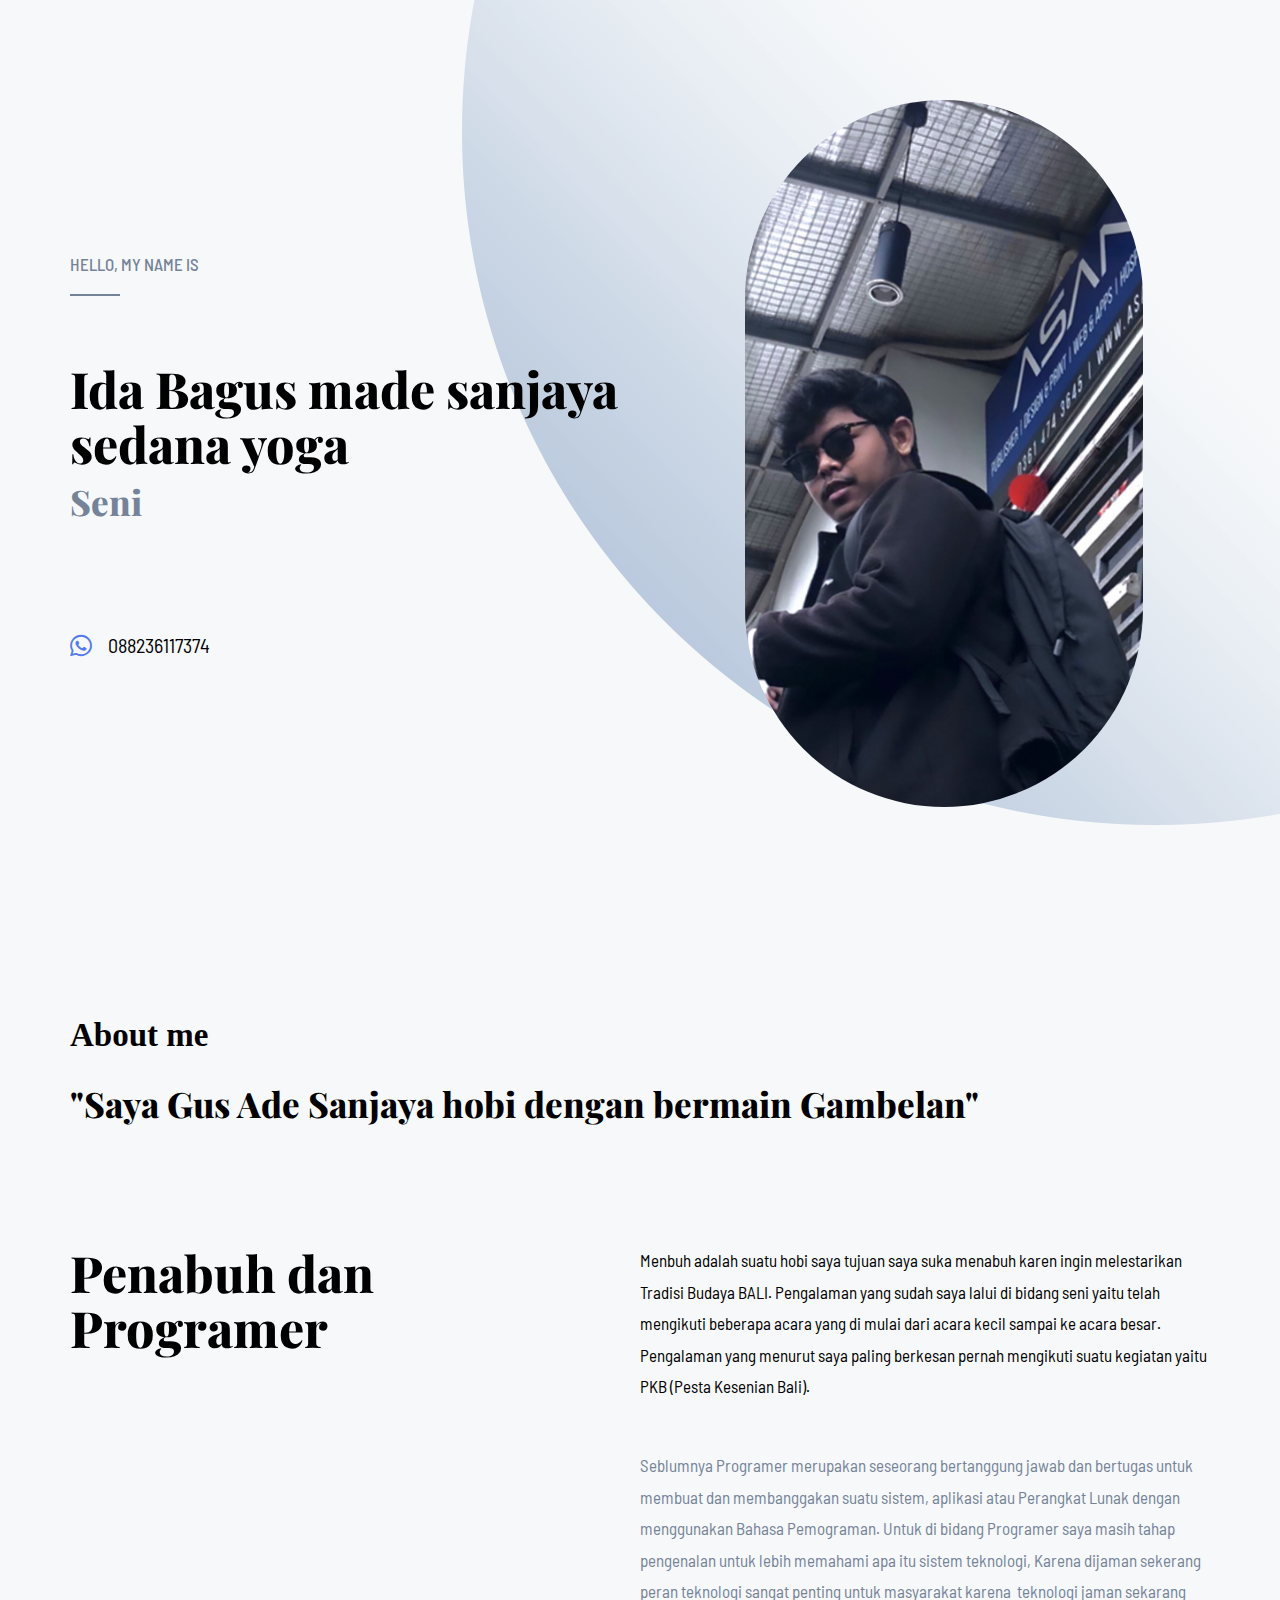
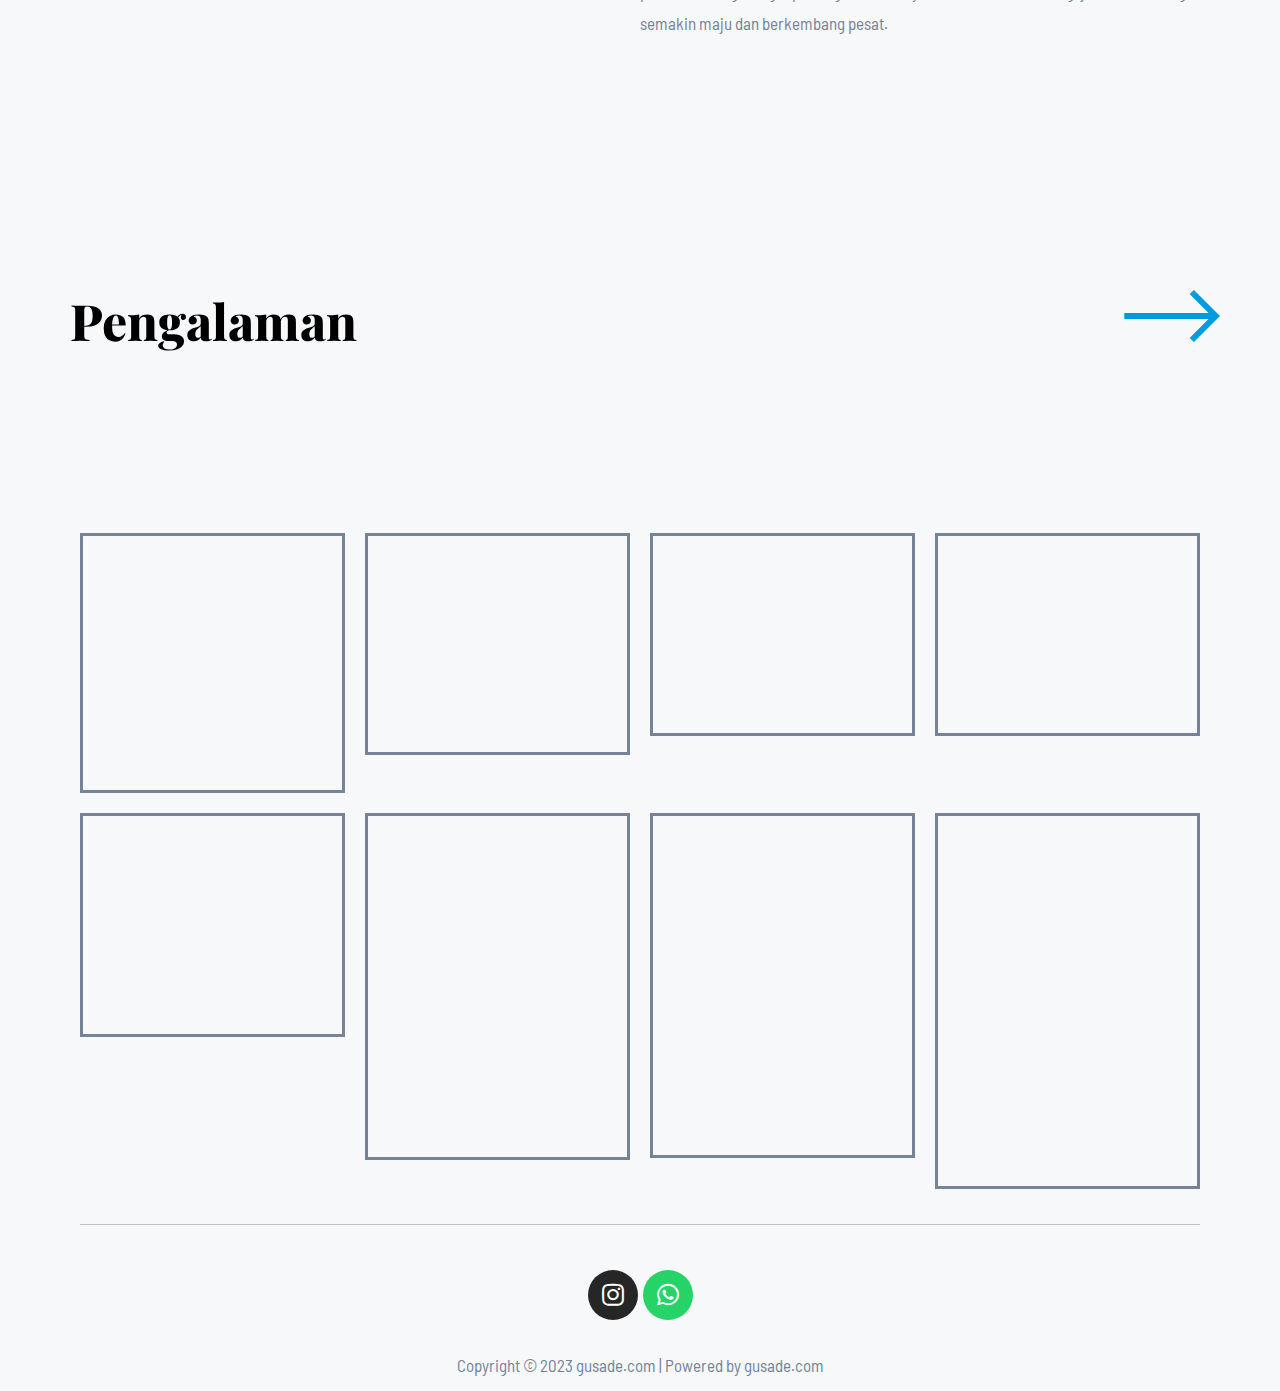
<file: index.html>
<!DOCTYPE html>
<html lang="id">
<head>
<meta charset="UTF-8">
<meta name="viewport" content="width=device-width, initial-scale=1">
<link rel="profile" href="https://gmpg.org/xfn/11">

<title>gusade.com</title>
<meta name="robots" content="noindex, nofollow">
<link rel="dns-prefetch" href="//fonts.googleapis.com">
<link rel="alternate" type="application/rss+xml" title="gusade.com &raquo; Feed" href="https://mumunney.github.io/gusadesanjaya/feed/">
<link rel="alternate" type="application/rss+xml" title="gusade.com &raquo; Umpan Komentar" href="https://mumunney.github.io/gusadesanjaya/comments/feed/">
<script>
window._wpemojiSettings = {"baseUrl":"https:\/\/s.w.org\/images\/core\/emoji\/14.0.0\/72x72\/","ext":".png","svgUrl":"https:\/\/s.w.org\/images\/core\/emoji\/14.0.0\/svg\/","svgExt":".svg","source":{"concatemoji":"https:\/\/mumunney.github.io\/gusadesanjaya\/wp-includes\/js\/wp-emoji-release.min.js?ver=6.1.1"}};
/*! This file is auto-generated */
!function(e,a,t){var n,r,o,i=a.createElement("canvas"),p=i.getContext&&i.getContext("2d");function s(e,t){var a=String.fromCharCode,e=(p.clearRect(0,0,i.width,i.height),p.fillText(a.apply(this,e),0,0),i.toDataURL());return p.clearRect(0,0,i.width,i.height),p.fillText(a.apply(this,t),0,0),e===i.toDataURL()}function c(e){var t=a.createElement("script");t.src=e,t.defer=t.type="text/javascript",a.getElementsByTagName("head")[0].appendChild(t)}for(o=Array("flag","emoji"),t.supports={everything:!0,everythingExceptFlag:!0},r=0;r<o.length;r++)t.supports[o[r]]=function(e){if(p&&p.fillText)switch(p.textBaseline="top",p.font="600 32px Arial",e){case"flag":return s([127987,65039,8205,9895,65039],[127987,65039,8203,9895,65039])?!1:!s([55356,56826,55356,56819],[55356,56826,8203,55356,56819])&&!s([55356,57332,56128,56423,56128,56418,56128,56421,56128,56430,56128,56423,56128,56447],[55356,57332,8203,56128,56423,8203,56128,56418,8203,56128,56421,8203,56128,56430,8203,56128,56423,8203,56128,56447]);case"emoji":return!s([129777,127995,8205,129778,127999],[129777,127995,8203,129778,127999])}return!1}(o[r]),t.supports.everything=t.supports.everything&&t.supports[o[r]],"flag"!==o[r]&&(t.supports.everythingExceptFlag=t.supports.everythingExceptFlag&&t.supports[o[r]]);t.supports.everythingExceptFlag=t.supports.everythingExceptFlag&&!t.supports.flag,t.DOMReady=!1,t.readyCallback=function(){t.DOMReady=!0},t.supports.everything||(n=function(){t.readyCallback()},a.addEventListener?(a.addEventListener("DOMContentLoaded",n,!1),e.addEventListener("load",n,!1)):(e.attachEvent("onload",n),a.attachEvent("onreadystatechange",function(){"complete"===a.readyState&&t.readyCallback()})),(e=t.source||{}).concatemoji?c(e.concatemoji):e.wpemoji&&e.twemoji&&(c(e.twemoji),c(e.wpemoji)))}(window,document,window._wpemojiSettings);
</script>
<style>img.wp-smiley,
img.emoji {
	display: inline !important;
	border: none !important;
	box-shadow: none !important;
	height: 1em !important;
	width: 1em !important;
	margin: 0 0.07em !important;
	vertical-align: -0.1em !important;
	background: none !important;
	padding: 0 !important;
}</style>
	<link rel="stylesheet" id="astra-theme-css-css" href="https://mumunney.github.io/gusadesanjaya/wp-content/themes/astra/assets/css/minified/main.min.css?ver=4.0.2" media="all">
<style id="astra-theme-css-inline-css">.ast-no-sidebar .entry-content .alignfull {margin-left: calc( -50vw + 50%);margin-right: calc( -50vw + 50%);max-width: 100vw;width: 100vw;}.ast-no-sidebar .entry-content .alignwide {margin-left: calc(-41vw + 50%);margin-right: calc(-41vw + 50%);max-width: unset;width: unset;}.ast-no-sidebar .entry-content .alignfull .alignfull,.ast-no-sidebar .entry-content .alignfull .alignwide,.ast-no-sidebar .entry-content .alignwide .alignfull,.ast-no-sidebar .entry-content .alignwide .alignwide,.ast-no-sidebar .entry-content .wp-block-column .alignfull,.ast-no-sidebar .entry-content .wp-block-column .alignwide{width: 100%;margin-left: auto;margin-right: auto;}.wp-block-gallery,.blocks-gallery-grid {margin: 0;}.wp-block-separator {max-width: 100px;}.wp-block-separator.is-style-wide,.wp-block-separator.is-style-dots {max-width: none;}.entry-content .has-2-columns .wp-block-column:first-child {padding-right: 10px;}.entry-content .has-2-columns .wp-block-column:last-child {padding-left: 10px;}@media (max-width: 782px) {.entry-content .wp-block-columns .wp-block-column {flex-basis: 100%;}.entry-content .has-2-columns .wp-block-column:first-child {padding-right: 0;}.entry-content .has-2-columns .wp-block-column:last-child {padding-left: 0;}}body .entry-content .wp-block-latest-posts {margin-left: 0;}body .entry-content .wp-block-latest-posts li {list-style: none;}.ast-no-sidebar .ast-container .entry-content .wp-block-latest-posts {margin-left: 0;}.ast-header-break-point .entry-content .alignwide {margin-left: auto;margin-right: auto;}.entry-content .blocks-gallery-item img {margin-bottom: auto;}.wp-block-pullquote {border-top: 4px solid #555d66;border-bottom: 4px solid #555d66;color: #40464d;}:root{--ast-container-default-xlg-padding:6.67em;--ast-container-default-lg-padding:5.67em;--ast-container-default-slg-padding:4.34em;--ast-container-default-md-padding:3.34em;--ast-container-default-sm-padding:6.67em;--ast-container-default-xs-padding:2.4em;--ast-container-default-xxs-padding:1.4em;--ast-code-block-background:#EEEEEE;--ast-comment-inputs-background:#FAFAFA;}html{font-size:106.25%;}a,.page-title{color:var(--ast-global-color-2);}a:hover,a:focus{color:var(--ast-global-color-1);}body,button,input,select,textarea,.ast-button,.ast-custom-button{font-family:'Barlow Semi Condensed',sans-serif;font-weight:400;font-size:17px;font-size:1rem;}blockquote{color:var(--ast-global-color-3);}h1,.entry-content h1,h2,.entry-content h2,h3,.entry-content h3,h4,.entry-content h4,h5,.entry-content h5,h6,.entry-content h6,.site-title,.site-title a{font-family:'Barlow Semi Condensed',sans-serif;font-weight:500;}.site-title{font-size:35px;font-size:2.0588235294118rem;display:none;}.site-header .site-description{font-size:15px;font-size:0.88235294117647rem;display:none;}.entry-title{font-size:30px;font-size:1.7647058823529rem;}h1,.entry-content h1{font-size:83px;font-size:4.8823529411765rem;font-weight:800;font-family:'Playfair Display',serif;line-height:1.1em;}h2,.entry-content h2{font-size:50px;font-size:2.9411764705882rem;font-weight:800;font-family:'Playfair Display',serif;line-height:1.1em;}h3,.entry-content h3{font-size:35px;font-size:2.0588235294118rem;font-weight:800;font-family:'Playfair Display',serif;line-height:1.2em;}h4,.entry-content h4{font-size:22px;font-size:1.2941176470588rem;font-family:'Barlow Semi Condensed',sans-serif;}h5,.entry-content h5{font-size:20px;font-size:1.1764705882353rem;font-family:'Barlow Semi Condensed',sans-serif;}h6,.entry-content h6{font-size:17px;font-size:1rem;font-family:'Barlow Semi Condensed',sans-serif;}::selection{background-color:var(--ast-global-color-0);color:#ffffff;}body,h1,.entry-title a,.entry-content h1,h2,.entry-content h2,h3,.entry-content h3,h4,.entry-content h4,h5,.entry-content h5,h6,.entry-content h6{color:var(--ast-global-color-3);}.tagcloud a:hover,.tagcloud a:focus,.tagcloud a.current-item{color:#ffffff;border-color:var(--ast-global-color-2);background-color:var(--ast-global-color-2);}input:focus,input[type="text"]:focus,input[type="email"]:focus,input[type="url"]:focus,input[type="password"]:focus,input[type="reset"]:focus,input[type="search"]:focus,textarea:focus{border-color:var(--ast-global-color-2);}input[type="radio"]:checked,input[type=reset],input[type="checkbox"]:checked,input[type="checkbox"]:hover:checked,input[type="checkbox"]:focus:checked,input[type=range]::-webkit-slider-thumb{border-color:var(--ast-global-color-2);background-color:var(--ast-global-color-2);box-shadow:none;}.site-footer a:hover + .post-count,.site-footer a:focus + .post-count{background:var(--ast-global-color-2);border-color:var(--ast-global-color-2);}.single .nav-links .nav-previous,.single .nav-links .nav-next{color:var(--ast-global-color-2);}.entry-meta,.entry-meta *{line-height:1.45;color:var(--ast-global-color-2);}.entry-meta a:hover,.entry-meta a:hover *,.entry-meta a:focus,.entry-meta a:focus *,.page-links > .page-link,.page-links .page-link:hover,.post-navigation a:hover{color:var(--ast-global-color-1);}#cat option,.secondary .calendar_wrap thead a,.secondary .calendar_wrap thead a:visited{color:var(--ast-global-color-2);}.secondary .calendar_wrap #today,.ast-progress-val span{background:var(--ast-global-color-2);}.secondary a:hover + .post-count,.secondary a:focus + .post-count{background:var(--ast-global-color-2);border-color:var(--ast-global-color-2);}.calendar_wrap #today > a{color:#ffffff;}.page-links .page-link,.single .post-navigation a{color:var(--ast-global-color-2);}.widget-title{font-size:24px;font-size:1.4117647058824rem;color:var(--ast-global-color-3);}.site-logo-img img{ transition:all 0.2s linear;}.ast-page-builder-template .hentry {margin: 0;}.ast-page-builder-template .site-content > .ast-container {max-width: 100%;padding: 0;}.ast-page-builder-template .site-content #primary {padding: 0;margin: 0;}.ast-page-builder-template .no-results {text-align: center;margin: 4em auto;}.ast-page-builder-template .ast-pagination {padding: 2em;}.ast-page-builder-template .entry-header.ast-no-title.ast-no-thumbnail {margin-top: 0;}.ast-page-builder-template .entry-header.ast-header-without-markup {margin-top: 0;margin-bottom: 0;}.ast-page-builder-template .entry-header.ast-no-title.ast-no-meta {margin-bottom: 0;}.ast-page-builder-template.single .post-navigation {padding-bottom: 2em;}.ast-page-builder-template.single-post .site-content > .ast-container {max-width: 100%;}.ast-page-builder-template .entry-header {margin-top: 4em;margin-left: auto;margin-right: auto;padding-left: 20px;padding-right: 20px;}.single.ast-page-builder-template .entry-header {padding-left: 20px;padding-right: 20px;}.ast-page-builder-template .ast-archive-description {margin: 4em auto 0;padding-left: 20px;padding-right: 20px;}.ast-page-builder-template.ast-no-sidebar .entry-content .alignwide {margin-left: 0;margin-right: 0;}@media (max-width:921px){#ast-desktop-header{display:none;}}@media (min-width:921px){#ast-mobile-header{display:none;}}.wp-block-buttons.aligncenter{justify-content:center;}@media (max-width:921px){.ast-theme-transparent-header #primary,.ast-theme-transparent-header #secondary{padding:0;}}@media (max-width:921px){.ast-plain-container.ast-no-sidebar #primary{padding:0;}}.ast-plain-container.ast-no-sidebar #primary{margin-top:0;margin-bottom:0;}@media (min-width:1200px){.wp-block-group .has-background{padding:20px;}}@media (min-width:1200px){.ast-no-sidebar.ast-separate-container .entry-content .wp-block-group.alignwide,.ast-no-sidebar.ast-separate-container .entry-content .wp-block-cover.alignwide{margin-left:-20px;margin-right:-20px;padding-left:20px;padding-right:20px;}.ast-no-sidebar.ast-separate-container .entry-content .wp-block-cover.alignfull,.ast-no-sidebar.ast-separate-container .entry-content .wp-block-group.alignfull{margin-left:-6.67em;margin-right:-6.67em;padding-left:6.67em;padding-right:6.67em;}}@media (min-width:1200px){.wp-block-cover-image.alignwide .wp-block-cover__inner-container,.wp-block-cover.alignwide .wp-block-cover__inner-container,.wp-block-cover-image.alignfull .wp-block-cover__inner-container,.wp-block-cover.alignfull .wp-block-cover__inner-container{width:100%;}}.wp-block-columns{margin-bottom:unset;}.wp-block-image.size-full{margin:2rem 0;}.wp-block-separator.has-background{padding:0;}.wp-block-gallery{margin-bottom:1.6em;}.wp-block-group{padding-top:4em;padding-bottom:4em;}.wp-block-group__inner-container .wp-block-columns:last-child,.wp-block-group__inner-container :last-child,.wp-block-table table{margin-bottom:0;}.blocks-gallery-grid{width:100%;}.wp-block-navigation-link__content{padding:5px 0;}.wp-block-group .wp-block-group .has-text-align-center,.wp-block-group .wp-block-column .has-text-align-center{max-width:100%;}.has-text-align-center{margin:0 auto;}@media (min-width:1200px){.wp-block-cover__inner-container,.alignwide .wp-block-group__inner-container,.alignfull .wp-block-group__inner-container{max-width:1200px;margin:0 auto;}.wp-block-group.alignnone,.wp-block-group.aligncenter,.wp-block-group.alignleft,.wp-block-group.alignright,.wp-block-group.alignwide,.wp-block-columns.alignwide{margin:2rem 0 1rem 0;}}@media (max-width:1200px){.wp-block-group{padding:3em;}.wp-block-group .wp-block-group{padding:1.5em;}.wp-block-columns,.wp-block-column{margin:1rem 0;}}@media (min-width:921px){.wp-block-columns .wp-block-group{padding:2em;}}@media (max-width:544px){.wp-block-cover-image .wp-block-cover__inner-container,.wp-block-cover .wp-block-cover__inner-container{width:unset;}.wp-block-cover,.wp-block-cover-image{padding:2em 0;}.wp-block-group,.wp-block-cover{padding:2em;}.wp-block-media-text__media img,.wp-block-media-text__media video{width:unset;max-width:100%;}.wp-block-media-text.has-background .wp-block-media-text__content{padding:1em;}}.wp-block-image.aligncenter{margin-left:auto;margin-right:auto;}.wp-block-table.aligncenter{margin-left:auto;margin-right:auto;}@media (min-width:544px){.entry-content .wp-block-media-text.has-media-on-the-right .wp-block-media-text__content{padding:0 8% 0 0;}.entry-content .wp-block-media-text .wp-block-media-text__content{padding:0 0 0 8%;}.ast-plain-container .site-content .entry-content .has-custom-content-position.is-position-bottom-left > *,.ast-plain-container .site-content .entry-content .has-custom-content-position.is-position-bottom-right > *,.ast-plain-container .site-content .entry-content .has-custom-content-position.is-position-top-left > *,.ast-plain-container .site-content .entry-content .has-custom-content-position.is-position-top-right > *,.ast-plain-container .site-content .entry-content .has-custom-content-position.is-position-center-right > *,.ast-plain-container .site-content .entry-content .has-custom-content-position.is-position-center-left > *{margin:0;}}@media (max-width:544px){.entry-content .wp-block-media-text .wp-block-media-text__content{padding:8% 0;}.wp-block-media-text .wp-block-media-text__media img{width:auto;max-width:100%;}}.wp-block-button.is-style-outline .wp-block-button__link{border-color:rgba(0,0,0,0);border-top-width:2px;border-right-width:2px;border-bottom-width:2px;border-left-width:2px;}.wp-block-button.is-style-outline > .wp-block-button__link:not(.has-text-color),.wp-block-button.wp-block-button__link.is-style-outline:not(.has-text-color){color:rgba(0,0,0,0);}.wp-block-button.is-style-outline .wp-block-button__link:hover,.wp-block-button.is-style-outline .wp-block-button__link:focus{color:var(--ast-global-color-2) !important;background-color:rgba(0,0,0,0);border-color:rgba(0,0,0,0);}.post-page-numbers.current .page-link,.ast-pagination .page-numbers.current{color:#ffffff;border-color:var(--ast-global-color-0);background-color:var(--ast-global-color-0);border-radius:2px;}@media (max-width:921px){.wp-block-button.is-style-outline .wp-block-button__link{padding-top:calc(15px - 2px);padding-right:calc(30px - 2px);padding-bottom:calc(15px - 2px);padding-left:calc(30px - 2px);}}@media (max-width:544px){.wp-block-button.is-style-outline .wp-block-button__link{padding-top:calc(15px - 2px);padding-right:calc(30px - 2px);padding-bottom:calc(15px - 2px);padding-left:calc(30px - 2px);}}@media (min-width:544px){.entry-content > .alignleft{margin-right:20px;}.entry-content > .alignright{margin-left:20px;}.wp-block-group.has-background{padding:20px;}}@media (max-width:921px){.ast-separate-container #primary,.ast-separate-container #secondary{padding:1.5em 0;}#primary,#secondary{padding:1.5em 0;margin:0;}.ast-left-sidebar #content > .ast-container{display:flex;flex-direction:column-reverse;width:100%;}.ast-separate-container .ast-article-post,.ast-separate-container .ast-article-single{padding:1.5em 2.14em;}.ast-author-box img.avatar{margin:20px 0 0 0;}}@media (min-width:922px){.ast-separate-container.ast-right-sidebar #primary,.ast-separate-container.ast-left-sidebar #primary{border:0;}.search-no-results.ast-separate-container #primary{margin-bottom:4em;}}.elementor-button-wrapper .elementor-button{border-style:solid;text-decoration:none;border-top-width:0;border-right-width:0;border-left-width:0;border-bottom-width:0;}body .elementor-button.elementor-size-sm,body .elementor-button.elementor-size-xs,body .elementor-button.elementor-size-md,body .elementor-button.elementor-size-lg,body .elementor-button.elementor-size-xl,body .elementor-button{border-radius:2px;padding-top:0px;padding-right:0px;padding-bottom:0px;padding-left:0px;}.elementor-button-wrapper .elementor-button{border-color:rgba(0,0,0,0);background-color:rgba(0,0,0,0);}.elementor-button-wrapper .elementor-button:hover,.elementor-button-wrapper .elementor-button:focus{color:var(--ast-global-color-2);background-color:rgba(0,0,0,0);border-color:rgba(0,0,0,0);}.wp-block-button .wp-block-button__link ,.elementor-button-wrapper .elementor-button,.elementor-button-wrapper .elementor-button:visited{color:var(--ast-global-color-0);}.elementor-button-wrapper .elementor-button{font-size:16px;font-size:0.94117647058824rem;line-height:1em;text-transform:uppercase;letter-spacing:2px;}body .elementor-button.elementor-size-sm,body .elementor-button.elementor-size-xs,body .elementor-button.elementor-size-md,body .elementor-button.elementor-size-lg,body .elementor-button.elementor-size-xl,body .elementor-button{font-size:16px;font-size:0.94117647058824rem;}.wp-block-button .wp-block-button__link:hover,.wp-block-button .wp-block-button__link:focus{color:var(--ast-global-color-2);background-color:rgba(0,0,0,0);border-color:rgba(0,0,0,0);}.elementor-widget-heading h1.elementor-heading-title{line-height:1.1em;}.elementor-widget-heading h2.elementor-heading-title{line-height:1.1em;}.elementor-widget-heading h3.elementor-heading-title{line-height:1.2em;}.wp-block-button .wp-block-button__link{border:none;background-color:rgba(0,0,0,0);color:var(--ast-global-color-0);font-family:inherit;font-weight:inherit;line-height:1em;text-transform:uppercase;letter-spacing:2px;font-size:16px;font-size:0.94117647058824rem;border-radius:2px;padding:15px 30px;}.wp-block-button.is-style-outline .wp-block-button__link{border-style:solid;border-top-width:2px;border-right-width:2px;border-left-width:2px;border-bottom-width:2px;border-color:rgba(0,0,0,0);padding-top:calc(15px - 2px);padding-right:calc(30px - 2px);padding-bottom:calc(15px - 2px);padding-left:calc(30px - 2px);}@media (max-width:921px){.wp-block-button .wp-block-button__link{border:none;padding:15px 30px;}.wp-block-button.is-style-outline .wp-block-button__link{padding-top:calc(15px - 2px);padding-right:calc(30px - 2px);padding-bottom:calc(15px - 2px);padding-left:calc(30px - 2px);}}@media (max-width:544px){.wp-block-button .wp-block-button__link{border:none;padding:15px 30px;}.wp-block-button.is-style-outline .wp-block-button__link{padding-top:calc(15px - 2px);padding-right:calc(30px - 2px);padding-bottom:calc(15px - 2px);padding-left:calc(30px - 2px);}}.menu-toggle,button,.ast-button,.ast-custom-button,.button,input#submit,input[type="button"],input[type="submit"],input[type="reset"]{border-style:solid;border-top-width:0;border-right-width:0;border-left-width:0;border-bottom-width:0;color:var(--ast-global-color-0);border-color:rgba(0,0,0,0);background-color:rgba(0,0,0,0);border-radius:2px;padding-top:0px;padding-right:0px;padding-bottom:0px;padding-left:0px;font-family:inherit;font-weight:inherit;font-size:16px;font-size:0.94117647058824rem;line-height:1em;text-transform:uppercase;letter-spacing:2px;}button:focus,.menu-toggle:hover,button:hover,.ast-button:hover,.ast-custom-button:hover .button:hover,.ast-custom-button:hover ,input[type=reset]:hover,input[type=reset]:focus,input#submit:hover,input#submit:focus,input[type="button"]:hover,input[type="button"]:focus,input[type="submit"]:hover,input[type="submit"]:focus{color:var(--ast-global-color-2);background-color:rgba(0,0,0,0);border-color:rgba(0,0,0,0);}@media (min-width:544px){.ast-container{max-width:100%;}}@media (max-width:544px){.ast-separate-container .ast-article-post,.ast-separate-container .ast-article-single,.ast-separate-container .comments-title,.ast-separate-container .ast-archive-description{padding:1.5em 1em;}.ast-separate-container #content .ast-container{padding-left:0.54em;padding-right:0.54em;}.ast-separate-container .ast-comment-list li.depth-1{padding:1.5em 1em;margin-bottom:1.5em;}.ast-separate-container .ast-comment-list .bypostauthor{padding:.5em;}.ast-search-menu-icon.ast-dropdown-active .search-field{width:170px;}}@media (max-width:921px){.ast-mobile-header-stack .main-header-bar .ast-search-menu-icon{display:inline-block;}.ast-header-break-point.ast-header-custom-item-outside .ast-mobile-header-stack .main-header-bar .ast-search-icon{margin:0;}.ast-comment-avatar-wrap img{max-width:2.5em;}.ast-separate-container .ast-comment-list li.depth-1{padding:1.5em 2.14em;}.ast-separate-container .comment-respond{padding:2em 2.14em;}.ast-comment-meta{padding:0 1.8888em 1.3333em;}}body,.ast-separate-container{background-color:var(--ast-global-color-4);;background-image:none;;}.ast-no-sidebar.ast-separate-container .entry-content .alignfull {margin-left: -6.67em;margin-right: -6.67em;width: auto;}@media (max-width: 1200px) {.ast-no-sidebar.ast-separate-container .entry-content .alignfull {margin-left: -2.4em;margin-right: -2.4em;}}@media (max-width: 768px) {.ast-no-sidebar.ast-separate-container .entry-content .alignfull {margin-left: -2.14em;margin-right: -2.14em;}}@media (max-width: 544px) {.ast-no-sidebar.ast-separate-container .entry-content .alignfull {margin-left: -1em;margin-right: -1em;}}.ast-no-sidebar.ast-separate-container .entry-content .alignwide {margin-left: -20px;margin-right: -20px;}.ast-no-sidebar.ast-separate-container .entry-content .wp-block-column .alignfull,.ast-no-sidebar.ast-separate-container .entry-content .wp-block-column .alignwide {margin-left: auto;margin-right: auto;width: 100%;}@media (max-width:921px){.site-title{display:none;}.site-header .site-description{display:none;}.entry-title{font-size:30px;}h1,.entry-content h1{font-size:60px;}h2,.entry-content h2{font-size:43px;}h3,.entry-content h3{font-size:30px;}}@media (max-width:544px){.site-title{display:none;}.site-header .site-description{display:none;}.entry-title{font-size:30px;}h1,.entry-content h1{font-size:45px;}h2,.entry-content h2{font-size:35px;}h3,.entry-content h3{font-size:20px;}}@media (max-width:921px){html{font-size:96.9%;}}@media (max-width:544px){html{font-size:96.9%;}}@media (min-width:922px){.ast-container{max-width:1240px;}}@media (min-width:922px){.site-content .ast-container{display:flex;}}@media (max-width:921px){.site-content .ast-container{flex-direction:column;}}@media (min-width:922px){.main-header-menu .sub-menu .menu-item.ast-left-align-sub-menu:hover > .sub-menu,.main-header-menu .sub-menu .menu-item.ast-left-align-sub-menu.focus > .sub-menu{margin-left:-0px;}}.ast-theme-transparent-header [data-section="section-header-mobile-trigger"] .ast-button-wrap .mobile-menu-toggle-icon .ast-mobile-svg{fill:var(--ast-global-color-2);}.ast-theme-transparent-header [data-section="section-header-mobile-trigger"] .ast-button-wrap .mobile-menu-wrap .mobile-menu{color:var(--ast-global-color-2);}.ast-theme-transparent-header [data-section="section-header-mobile-trigger"] .ast-button-wrap .ast-mobile-menu-trigger-minimal{background:transparent;}blockquote {padding: 1.2em;}:root .has-ast-global-color-0-color{color:var(--ast-global-color-0);}:root .has-ast-global-color-0-background-color{background-color:var(--ast-global-color-0);}:root .wp-block-button .has-ast-global-color-0-color{color:var(--ast-global-color-0);}:root .wp-block-button .has-ast-global-color-0-background-color{background-color:var(--ast-global-color-0);}:root .has-ast-global-color-1-color{color:var(--ast-global-color-1);}:root .has-ast-global-color-1-background-color{background-color:var(--ast-global-color-1);}:root .wp-block-button .has-ast-global-color-1-color{color:var(--ast-global-color-1);}:root .wp-block-button .has-ast-global-color-1-background-color{background-color:var(--ast-global-color-1);}:root .has-ast-global-color-2-color{color:var(--ast-global-color-2);}:root .has-ast-global-color-2-background-color{background-color:var(--ast-global-color-2);}:root .wp-block-button .has-ast-global-color-2-color{color:var(--ast-global-color-2);}:root .wp-block-button .has-ast-global-color-2-background-color{background-color:var(--ast-global-color-2);}:root .has-ast-global-color-3-color{color:var(--ast-global-color-3);}:root .has-ast-global-color-3-background-color{background-color:var(--ast-global-color-3);}:root .wp-block-button .has-ast-global-color-3-color{color:var(--ast-global-color-3);}:root .wp-block-button .has-ast-global-color-3-background-color{background-color:var(--ast-global-color-3);}:root .has-ast-global-color-4-color{color:var(--ast-global-color-4);}:root .has-ast-global-color-4-background-color{background-color:var(--ast-global-color-4);}:root .wp-block-button .has-ast-global-color-4-color{color:var(--ast-global-color-4);}:root .wp-block-button .has-ast-global-color-4-background-color{background-color:var(--ast-global-color-4);}:root .has-ast-global-color-5-color{color:var(--ast-global-color-5);}:root .has-ast-global-color-5-background-color{background-color:var(--ast-global-color-5);}:root .wp-block-button .has-ast-global-color-5-color{color:var(--ast-global-color-5);}:root .wp-block-button .has-ast-global-color-5-background-color{background-color:var(--ast-global-color-5);}:root .has-ast-global-color-6-color{color:var(--ast-global-color-6);}:root .has-ast-global-color-6-background-color{background-color:var(--ast-global-color-6);}:root .wp-block-button .has-ast-global-color-6-color{color:var(--ast-global-color-6);}:root .wp-block-button .has-ast-global-color-6-background-color{background-color:var(--ast-global-color-6);}:root .has-ast-global-color-7-color{color:var(--ast-global-color-7);}:root .has-ast-global-color-7-background-color{background-color:var(--ast-global-color-7);}:root .wp-block-button .has-ast-global-color-7-color{color:var(--ast-global-color-7);}:root .wp-block-button .has-ast-global-color-7-background-color{background-color:var(--ast-global-color-7);}:root .has-ast-global-color-8-color{color:var(--ast-global-color-8);}:root .has-ast-global-color-8-background-color{background-color:var(--ast-global-color-8);}:root .wp-block-button .has-ast-global-color-8-color{color:var(--ast-global-color-8);}:root .wp-block-button .has-ast-global-color-8-background-color{background-color:var(--ast-global-color-8);}:root{--ast-global-color-0:#009bdf;--ast-global-color-1:#009bdf;--ast-global-color-2:#000000;--ast-global-color-3:#758398;--ast-global-color-4:#f6f8fa;--ast-global-color-5:#ffffff;--ast-global-color-6:#243673;--ast-global-color-7:#FBFCFF;--ast-global-color-8:#BFD1FF;}:root {--ast-border-color : #dddddd;}.ast-single-entry-banner {-js-display: flex;display: flex;flex-direction: column;justify-content: center;text-align: center;position: relative;background: #eeeeee;}.ast-single-entry-banner[data-banner-layout="layout-1"] {max-width: 1200px;background: inherit;padding: 20px 0;}.ast-single-entry-banner[data-banner-width-type="custom"] {margin: 0 auto;width: 100%;}.ast-single-entry-banner + .site-content .entry-header {margin-bottom: 0;}header.entry-header .entry-title{font-size:30px;font-size:1.7647058823529rem;}header.entry-header > *:not(:last-child){margin-bottom:10px;}.ast-archive-entry-banner {-js-display: flex;display: flex;flex-direction: column;justify-content: center;text-align: center;position: relative;background: #eeeeee;}.ast-archive-entry-banner[data-banner-width-type="custom"] {margin: 0 auto;width: 100%;}.ast-archive-entry-banner[data-banner-layout="layout-1"] {background: inherit;padding: 20px 0;text-align: left;}body.archive .ast-archive-description{max-width:1200px;width:100%;text-align:left;padding-top:3em;padding-right:3em;padding-bottom:3em;padding-left:3em;}body.archive .ast-archive-description .ast-archive-title,body.archive .ast-archive-description .ast-archive-title *{font-size:40px;font-size:2.3529411764706rem;}body.archive .ast-archive-description > *:not(:last-child){margin-bottom:10px;}@media (max-width:921px){body.archive .ast-archive-description{text-align:left;}}@media (max-width:544px){body.archive .ast-archive-description{text-align:left;}}.ast-theme-transparent-header #masthead .site-logo-img .transparent-custom-logo .astra-logo-svg{width:150px;}.ast-theme-transparent-header #masthead .site-logo-img .transparent-custom-logo img{ max-width:150px;}@media (max-width:921px){.ast-theme-transparent-header #masthead .site-logo-img .transparent-custom-logo .astra-logo-svg{width:120px;}.ast-theme-transparent-header #masthead .site-logo-img .transparent-custom-logo img{ max-width:120px;}}@media (max-width:543px){.ast-theme-transparent-header #masthead .site-logo-img .transparent-custom-logo .astra-logo-svg{width:100px;}.ast-theme-transparent-header #masthead .site-logo-img .transparent-custom-logo img{ max-width:100px;}}@media (min-width:921px){.ast-theme-transparent-header #masthead{position:absolute;left:0;right:0;}.ast-theme-transparent-header .main-header-bar,.ast-theme-transparent-header.ast-header-break-point .main-header-bar{background:none;}body.elementor-editor-active.ast-theme-transparent-header #masthead,.fl-builder-edit .ast-theme-transparent-header #masthead,body.vc_editor.ast-theme-transparent-header #masthead,body.brz-ed.ast-theme-transparent-header #masthead{z-index:0;}.ast-header-break-point.ast-replace-site-logo-transparent.ast-theme-transparent-header .custom-mobile-logo-link{display:none;}.ast-header-break-point.ast-replace-site-logo-transparent.ast-theme-transparent-header .transparent-custom-logo{display:inline-block;}.ast-theme-transparent-header .ast-above-header,.ast-theme-transparent-header .ast-above-header.ast-above-header-bar{background-image:none;background-color:transparent;}.ast-theme-transparent-header .ast-below-header{background-image:none;background-color:transparent;}}.ast-theme-transparent-header .ast-builder-menu .main-header-menu,.ast-theme-transparent-header .ast-builder-menu .main-header-menu .menu-link,.ast-theme-transparent-header [CLASS*="ast-builder-menu-"] .main-header-menu .menu-item > .menu-link,.ast-theme-transparent-header .ast-masthead-custom-menu-items,.ast-theme-transparent-header .ast-masthead-custom-menu-items a,.ast-theme-transparent-header .ast-builder-menu .main-header-menu .menu-item > .ast-menu-toggle,.ast-theme-transparent-header .ast-builder-menu .main-header-menu .menu-item > .ast-menu-toggle,.ast-theme-transparent-header .ast-above-header-navigation a,.ast-header-break-point.ast-theme-transparent-header .ast-above-header-navigation a,.ast-header-break-point.ast-theme-transparent-header .ast-above-header-navigation > ul.ast-above-header-menu > .menu-item-has-children:not(.current-menu-item) > .ast-menu-toggle,.ast-theme-transparent-header .ast-below-header-menu,.ast-theme-transparent-header .ast-below-header-menu a,.ast-header-break-point.ast-theme-transparent-header .ast-below-header-menu a,.ast-header-break-point.ast-theme-transparent-header .ast-below-header-menu,.ast-theme-transparent-header .main-header-menu .menu-link{color:var(--ast-global-color-2);}.ast-theme-transparent-header .ast-builder-menu .main-header-menu .menu-item:hover > .menu-link,.ast-theme-transparent-header .ast-builder-menu .main-header-menu .menu-item:hover > .ast-menu-toggle,.ast-theme-transparent-header .ast-builder-menu .main-header-menu .ast-masthead-custom-menu-items a:hover,.ast-theme-transparent-header .ast-builder-menu .main-header-menu .focus > .menu-link,.ast-theme-transparent-header .ast-builder-menu .main-header-menu .focus > .ast-menu-toggle,.ast-theme-transparent-header .ast-builder-menu .main-header-menu .current-menu-item > .menu-link,.ast-theme-transparent-header .ast-builder-menu .main-header-menu .current-menu-ancestor > .menu-link,.ast-theme-transparent-header .ast-builder-menu .main-header-menu .current-menu-item > .ast-menu-toggle,.ast-theme-transparent-header .ast-builder-menu .main-header-menu .current-menu-ancestor > .ast-menu-toggle,.ast-theme-transparent-header [CLASS*="ast-builder-menu-"] .main-header-menu .current-menu-item > .menu-link,.ast-theme-transparent-header [CLASS*="ast-builder-menu-"] .main-header-menu .current-menu-ancestor > .menu-link,.ast-theme-transparent-header [CLASS*="ast-builder-menu-"] .main-header-menu .current-menu-item > .ast-menu-toggle,.ast-theme-transparent-header [CLASS*="ast-builder-menu-"] .main-header-menu .current-menu-ancestor > .ast-menu-toggle,.ast-theme-transparent-header .main-header-menu .menu-item:hover > .menu-link,.ast-theme-transparent-header .main-header-menu .current-menu-item > .menu-link,.ast-theme-transparent-header .main-header-menu .current-menu-ancestor > .menu-link{color:var(--ast-global-color-0);}@media (max-width:921px){.ast-theme-transparent-header #masthead{position:absolute;left:0;right:0;}.ast-theme-transparent-header .main-header-bar,.ast-theme-transparent-header.ast-header-break-point .main-header-bar{background:none;}body.elementor-editor-active.ast-theme-transparent-header #masthead,.fl-builder-edit .ast-theme-transparent-header #masthead,body.vc_editor.ast-theme-transparent-header #masthead,body.brz-ed.ast-theme-transparent-header #masthead{z-index:0;}.ast-header-break-point.ast-replace-site-logo-transparent.ast-theme-transparent-header .custom-mobile-logo-link{display:none;}.ast-header-break-point.ast-replace-site-logo-transparent.ast-theme-transparent-header .transparent-custom-logo{display:inline-block;}.ast-theme-transparent-header .ast-above-header,.ast-theme-transparent-header .ast-above-header.ast-above-header-bar{background-image:none;background-color:transparent;}.ast-theme-transparent-header .ast-below-header{background-image:none;background-color:transparent;}}.ast-theme-transparent-header #ast-desktop-header > [CLASS*="-header-wrap"]:nth-last-child(2) > [CLASS*="-header-bar"],.ast-theme-transparent-header.ast-header-break-point #ast-mobile-header > [CLASS*="-header-wrap"]:nth-last-child(2) > [CLASS*="-header-bar"]{border-bottom-style:none;}.ast-breadcrumbs .trail-browse,.ast-breadcrumbs .trail-items,.ast-breadcrumbs .trail-items li{display:inline-block;margin:0;padding:0;border:none;background:inherit;text-indent:0;}.ast-breadcrumbs .trail-browse{font-size:inherit;font-style:inherit;font-weight:inherit;color:inherit;}.ast-breadcrumbs .trail-items{list-style:none;}.trail-items li::after{padding:0 0.3em;content:"\00bb";}.trail-items li:last-of-type::after{display:none;}h1,.entry-content h1,h2,.entry-content h2,h3,.entry-content h3,h4,.entry-content h4,h5,.entry-content h5,h6,.entry-content h6{color:var(--ast-global-color-2);}@media (max-width:921px){.ast-builder-grid-row-container.ast-builder-grid-row-tablet-3-firstrow .ast-builder-grid-row > *:first-child,.ast-builder-grid-row-container.ast-builder-grid-row-tablet-3-lastrow .ast-builder-grid-row > *:last-child{grid-column:1 / -1;}}@media (max-width:544px){.ast-builder-grid-row-container.ast-builder-grid-row-mobile-3-firstrow .ast-builder-grid-row > *:first-child,.ast-builder-grid-row-container.ast-builder-grid-row-mobile-3-lastrow .ast-builder-grid-row > *:last-child{grid-column:1 / -1;}}.ast-builder-layout-element[data-section="title_tagline"]{display:flex;}@media (max-width:921px){.ast-header-break-point .ast-builder-layout-element[data-section="title_tagline"]{display:flex;}}@media (max-width:544px){.ast-header-break-point .ast-builder-layout-element[data-section="title_tagline"]{display:flex;}}.ast-desktop .ast-menu-hover-style-underline > .menu-item > .menu-link:before,.ast-desktop .ast-menu-hover-style-overline > .menu-item > .menu-link:before {content: "";position: absolute;width: 100%;right: 50%;height: 1px;background-color: transparent;transform: scale(0,0) translate(-50%,0);transition: transform .3s ease-in-out,color .0s ease-in-out;}.ast-desktop .ast-menu-hover-style-underline > .menu-item:hover > .menu-link:before,.ast-desktop .ast-menu-hover-style-overline > .menu-item:hover > .menu-link:before {width: calc(100% - 1.2em);background-color: currentColor;transform: scale(1,1) translate(50%,0);}.ast-desktop .ast-menu-hover-style-underline > .menu-item > .menu-link:before {bottom: 0;}.ast-desktop .ast-menu-hover-style-overline > .menu-item > .menu-link:before {top: 0;}.ast-desktop .ast-menu-hover-style-zoom > .menu-item > .menu-link:hover {transition: all .3s ease;transform: scale(1.2);}.site-footer{background-color:var(--ast-global-color-5);;background-image:none;;}@media (max-width:921px){.ast-hfb-header .site-footer{padding-left:25px;padding-right:25px;}}.elementor-widget-heading .elementor-heading-title{margin:0;}.elementor-page .ast-menu-toggle{color:unset !important;background:unset !important;}.elementor-post.elementor-grid-item.hentry{margin-bottom:0;}.woocommerce div.product .elementor-element.elementor-products-grid .related.products ul.products li.product,.elementor-element .elementor-wc-products .woocommerce[class*='columns-'] ul.products li.product{width:auto;margin:0;float:none;}.ast-left-sidebar .elementor-section.elementor-section-stretched,.ast-right-sidebar .elementor-section.elementor-section-stretched{max-width:100%;left:0 !important;}.elementor-template-full-width .ast-container{display:block;}@media (max-width:544px){.elementor-element .elementor-wc-products .woocommerce[class*="columns-"] ul.products li.product{width:auto;margin:0;}.elementor-element .woocommerce .woocommerce-result-count{float:none;}}.ast-header-break-point .main-header-bar{border-bottom-width:1px;}@media (min-width:922px){.main-header-bar{border-bottom-width:1px;}}.main-header-menu .menu-item, #astra-footer-menu .menu-item, .main-header-bar .ast-masthead-custom-menu-items{-js-display:flex;display:flex;-webkit-box-pack:center;-webkit-justify-content:center;-moz-box-pack:center;-ms-flex-pack:center;justify-content:center;-webkit-box-orient:vertical;-webkit-box-direction:normal;-webkit-flex-direction:column;-moz-box-orient:vertical;-moz-box-direction:normal;-ms-flex-direction:column;flex-direction:column;}.main-header-menu > .menu-item > .menu-link, #astra-footer-menu > .menu-item > .menu-link{height:100%;-webkit-box-align:center;-webkit-align-items:center;-moz-box-align:center;-ms-flex-align:center;align-items:center;-js-display:flex;display:flex;}.ast-header-break-point .main-navigation ul .menu-item .menu-link .icon-arrow:first-of-type svg{top:.2em;margin-top:0px;margin-left:0px;width:.65em;transform:translate(0, -2px) rotateZ(270deg);}.ast-mobile-popup-content .ast-submenu-expanded > .ast-menu-toggle{transform:rotateX(180deg);overflow-y:auto;}.ast-separate-container .blog-layout-1, .ast-separate-container .blog-layout-2, .ast-separate-container .blog-layout-3{background-color:transparent;background-image:none;}.ast-separate-container .ast-article-post{background-color:var(--ast-global-color-5);;background-image:none;;}@media (max-width:921px){.ast-separate-container .ast-article-post{background-color:var(--ast-global-color-5);;background-image:none;;}}@media (max-width:544px){.ast-separate-container .ast-article-post{background-color:var(--ast-global-color-5);;background-image:none;;}}.ast-separate-container .ast-article-single:not(.ast-related-post), .ast-separate-container .comments-area .comment-respond,.ast-separate-container .comments-area .ast-comment-list li, .ast-separate-container .ast-woocommerce-container, .ast-separate-container .error-404, .ast-separate-container .no-results, .single.ast-separate-container  .ast-author-meta, .ast-separate-container .related-posts-title-wrapper, .ast-separate-container.ast-two-container #secondary .widget,.ast-separate-container .comments-count-wrapper, .ast-box-layout.ast-plain-container .site-content,.ast-padded-layout.ast-plain-container .site-content, .ast-separate-container .comments-area .comments-title, .ast-narrow-container .site-content{background-color:var(--ast-global-color-5);;background-image:none;;}@media (max-width:921px){.ast-separate-container .ast-article-single:not(.ast-related-post), .ast-separate-container .comments-area .comment-respond,.ast-separate-container .comments-area .ast-comment-list li, .ast-separate-container .ast-woocommerce-container, .ast-separate-container .error-404, .ast-separate-container .no-results, .single.ast-separate-container  .ast-author-meta, .ast-separate-container .related-posts-title-wrapper, .ast-separate-container.ast-two-container #secondary .widget,.ast-separate-container .comments-count-wrapper, .ast-box-layout.ast-plain-container .site-content,.ast-padded-layout.ast-plain-container .site-content, .ast-separate-container .comments-area .comments-title, .ast-narrow-container .site-content{background-color:var(--ast-global-color-5);;background-image:none;;}}@media (max-width:544px){.ast-separate-container .ast-article-single:not(.ast-related-post), .ast-separate-container .comments-area .comment-respond,.ast-separate-container .comments-area .ast-comment-list li, .ast-separate-container .ast-woocommerce-container, .ast-separate-container .error-404, .ast-separate-container .no-results, .single.ast-separate-container  .ast-author-meta, .ast-separate-container .related-posts-title-wrapper, .ast-separate-container.ast-two-container #secondary .widget,.ast-separate-container .comments-count-wrapper, .ast-box-layout.ast-plain-container .site-content,.ast-padded-layout.ast-plain-container .site-content, .ast-separate-container .comments-area .comments-title, .ast-narrow-container .site-content{background-color:var(--ast-global-color-5);;background-image:none;;}}.ast-mobile-header-content > *,.ast-desktop-header-content > * {padding: 10px 0;height: auto;}.ast-mobile-header-content > *:first-child,.ast-desktop-header-content > *:first-child {padding-top: 10px;}.ast-mobile-header-content > .ast-builder-menu,.ast-desktop-header-content > .ast-builder-menu {padding-top: 0;}.ast-mobile-header-content > *:last-child,.ast-desktop-header-content > *:last-child {padding-bottom: 0;}.ast-mobile-header-content .ast-search-menu-icon.ast-inline-search label,.ast-desktop-header-content .ast-search-menu-icon.ast-inline-search label {width: 100%;}.ast-desktop-header-content .main-header-bar-navigation .ast-submenu-expanded > .ast-menu-toggle::before {transform: rotateX(180deg);}#ast-desktop-header .ast-desktop-header-content,.ast-mobile-header-content .ast-search-icon,.ast-desktop-header-content .ast-search-icon,.ast-mobile-header-wrap .ast-mobile-header-content,.ast-main-header-nav-open.ast-popup-nav-open .ast-mobile-header-wrap .ast-mobile-header-content,.ast-main-header-nav-open.ast-popup-nav-open .ast-desktop-header-content {display: none;}.ast-main-header-nav-open.ast-header-break-point #ast-desktop-header .ast-desktop-header-content,.ast-main-header-nav-open.ast-header-break-point .ast-mobile-header-wrap .ast-mobile-header-content {display: block;}.ast-desktop .ast-desktop-header-content .astra-menu-animation-slide-up > .menu-item > .sub-menu,.ast-desktop .ast-desktop-header-content .astra-menu-animation-slide-up > .menu-item .menu-item > .sub-menu,.ast-desktop .ast-desktop-header-content .astra-menu-animation-slide-down > .menu-item > .sub-menu,.ast-desktop .ast-desktop-header-content .astra-menu-animation-slide-down > .menu-item .menu-item > .sub-menu,.ast-desktop .ast-desktop-header-content .astra-menu-animation-fade > .menu-item > .sub-menu,.ast-desktop .ast-desktop-header-content .astra-menu-animation-fade > .menu-item .menu-item > .sub-menu {opacity: 1;visibility: visible;}.ast-hfb-header.ast-default-menu-enable.ast-header-break-point .ast-mobile-header-wrap .ast-mobile-header-content .main-header-bar-navigation {width: unset;margin: unset;}.ast-mobile-header-content.content-align-flex-end .main-header-bar-navigation .menu-item-has-children > .ast-menu-toggle,.ast-desktop-header-content.content-align-flex-end .main-header-bar-navigation .menu-item-has-children > .ast-menu-toggle {left: calc( 20px - 0.907em);}.ast-mobile-header-content .ast-search-menu-icon,.ast-mobile-header-content .ast-search-menu-icon.slide-search,.ast-desktop-header-content .ast-search-menu-icon,.ast-desktop-header-content .ast-search-menu-icon.slide-search {width: 100%;position: relative;display: block;right: auto;transform: none;}.ast-mobile-header-content .ast-search-menu-icon.slide-search .search-form,.ast-mobile-header-content .ast-search-menu-icon .search-form,.ast-desktop-header-content .ast-search-menu-icon.slide-search .search-form,.ast-desktop-header-content .ast-search-menu-icon .search-form {right: 0;visibility: visible;opacity: 1;position: relative;top: auto;transform: none;padding: 0;display: block;overflow: hidden;}.ast-mobile-header-content .ast-search-menu-icon.ast-inline-search .search-field,.ast-mobile-header-content .ast-search-menu-icon .search-field,.ast-desktop-header-content .ast-search-menu-icon.ast-inline-search .search-field,.ast-desktop-header-content .ast-search-menu-icon .search-field {width: 100%;padding-right: 5.5em;}.ast-mobile-header-content .ast-search-menu-icon .search-submit,.ast-desktop-header-content .ast-search-menu-icon .search-submit {display: block;position: absolute;height: 100%;top: 0;right: 0;padding: 0 1em;border-radius: 0;}.ast-hfb-header.ast-default-menu-enable.ast-header-break-point .ast-mobile-header-wrap .ast-mobile-header-content .main-header-bar-navigation ul .sub-menu .menu-link {padding-left: 30px;}.ast-hfb-header.ast-default-menu-enable.ast-header-break-point .ast-mobile-header-wrap .ast-mobile-header-content .main-header-bar-navigation .sub-menu .menu-item .menu-item .menu-link {padding-left: 40px;}.ast-mobile-popup-drawer.active .ast-mobile-popup-inner{background-color:#ffffff;;}.ast-mobile-header-wrap .ast-mobile-header-content, .ast-desktop-header-content{background-color:#ffffff;;}.ast-mobile-popup-content > *, .ast-mobile-header-content > *, .ast-desktop-popup-content > *, .ast-desktop-header-content > *{padding-top:0px;padding-bottom:0px;}.content-align-flex-start .ast-builder-layout-element{justify-content:flex-start;}.content-align-flex-start .main-header-menu{text-align:left;}.ast-mobile-popup-drawer.active .menu-toggle-close{color:#3a3a3a;}.ast-mobile-header-wrap .ast-primary-header-bar,.ast-primary-header-bar .site-primary-header-wrap{min-height:70px;}.ast-desktop .ast-primary-header-bar .main-header-menu > .menu-item{line-height:70px;}@media (max-width:921px){#masthead .ast-mobile-header-wrap .ast-primary-header-bar,#masthead .ast-mobile-header-wrap .ast-below-header-bar{padding-left:20px;padding-right:20px;}}.ast-header-break-point .ast-primary-header-bar{border-bottom-width:0px;border-bottom-color:#eaeaea;border-bottom-style:solid;}@media (min-width:922px){.ast-primary-header-bar{border-bottom-width:0px;border-bottom-color:#eaeaea;border-bottom-style:solid;}}.ast-primary-header-bar{background-color:var(--ast-global-color-5);;background-image:none;;}.ast-primary-header-bar{display:block;}@media (max-width:921px){.ast-header-break-point .ast-primary-header-bar{display:grid;}}@media (max-width:544px){.ast-header-break-point .ast-primary-header-bar{display:grid;}}[data-section="section-header-mobile-trigger"] .ast-button-wrap .ast-mobile-menu-trigger-minimal{color:var(--ast-global-color-2);border:none;background:transparent;}[data-section="section-header-mobile-trigger"] .ast-button-wrap .mobile-menu-toggle-icon .ast-mobile-svg{width:20px;height:20px;fill:var(--ast-global-color-2);}[data-section="section-header-mobile-trigger"] .ast-button-wrap .mobile-menu-wrap .mobile-menu{color:var(--ast-global-color-2);}.ast-builder-menu-mobile .main-navigation .menu-item.menu-item-has-children > .ast-menu-toggle{top:0;}.ast-builder-menu-mobile .main-navigation .menu-item-has-children > .menu-link:after{content:unset;}.ast-hfb-header .ast-builder-menu-mobile .main-navigation .main-header-menu, .ast-hfb-header .ast-builder-menu-mobile .main-navigation .main-header-menu, .ast-hfb-header .ast-mobile-header-content .ast-builder-menu-mobile .main-navigation .main-header-menu, .ast-hfb-header .ast-mobile-popup-content .ast-builder-menu-mobile .main-navigation .main-header-menu{border-top-width:1px;border-color:#eaeaea;}.ast-hfb-header .ast-builder-menu-mobile .main-navigation .menu-item .sub-menu .menu-link, .ast-hfb-header .ast-builder-menu-mobile .main-navigation .menu-item .menu-link, .ast-hfb-header .ast-builder-menu-mobile .main-navigation .menu-item .sub-menu .menu-link, .ast-hfb-header .ast-builder-menu-mobile .main-navigation .menu-item .menu-link, .ast-hfb-header .ast-mobile-header-content .ast-builder-menu-mobile .main-navigation .menu-item .sub-menu .menu-link, .ast-hfb-header .ast-mobile-header-content .ast-builder-menu-mobile .main-navigation .menu-item .menu-link, .ast-hfb-header .ast-mobile-popup-content .ast-builder-menu-mobile .main-navigation .menu-item .sub-menu .menu-link, .ast-hfb-header .ast-mobile-popup-content .ast-builder-menu-mobile .main-navigation .menu-item .menu-link{border-bottom-width:1px;border-color:#eaeaea;border-style:solid;}.ast-builder-menu-mobile .main-navigation .menu-item.menu-item-has-children > .ast-menu-toggle{top:0;}@media (max-width:921px){.ast-builder-menu-mobile .main-navigation .main-header-menu .menu-item > .menu-link{color:var(--ast-global-color-2);padding-top:15px;padding-bottom:15px;padding-left:25px;padding-right:25px;}.ast-builder-menu-mobile .main-navigation .menu-item > .ast-menu-toggle{color:var(--ast-global-color-2);}.ast-builder-menu-mobile .main-navigation .menu-item:hover > .menu-link, .ast-builder-menu-mobile .main-navigation .inline-on-mobile .menu-item:hover > .ast-menu-toggle{color:var(--ast-global-color-0);}.ast-builder-menu-mobile .main-navigation .menu-item:hover > .ast-menu-toggle{color:var(--ast-global-color-0);}.ast-builder-menu-mobile .main-navigation .menu-item.current-menu-item > .menu-link, .ast-builder-menu-mobile .main-navigation .inline-on-mobile .menu-item.current-menu-item > .ast-menu-toggle, .ast-builder-menu-mobile .main-navigation .menu-item.current-menu-ancestor > .menu-link, .ast-builder-menu-mobile .main-navigation .menu-item.current-menu-ancestor > .ast-menu-toggle{color:var(--ast-global-color-0);}.ast-builder-menu-mobile .main-navigation .menu-item.current-menu-item > .ast-menu-toggle{color:var(--ast-global-color-0);}.ast-builder-menu-mobile .main-navigation .menu-item.menu-item-has-children > .ast-menu-toggle{top:15px;right:calc( 25px - 0.907em );}.ast-builder-menu-mobile .main-navigation .menu-item-has-children > .menu-link:after{content:unset;}.ast-builder-menu-mobile .main-navigation .main-header-menu, .ast-builder-menu-mobile .main-navigation .main-header-menu .sub-menu{background-color:var(--ast-global-color-4);;background-image:none;;}}@media (max-width:544px){.ast-builder-menu-mobile .main-navigation .menu-item.menu-item-has-children > .ast-menu-toggle{top:15px;}}.ast-builder-menu-mobile .main-navigation{display:block;}@media (max-width:921px){.ast-header-break-point .ast-builder-menu-mobile .main-navigation{display:block;}}@media (max-width:544px){.ast-header-break-point .ast-builder-menu-mobile .main-navigation{display:block;}}:root{--e-global-color-astglobalcolor0:#009bdf;--e-global-color-astglobalcolor1:#009bdf;--e-global-color-astglobalcolor2:#000000;--e-global-color-astglobalcolor3:#758398;--e-global-color-astglobalcolor4:#f6f8fa;--e-global-color-astglobalcolor5:#ffffff;--e-global-color-astglobalcolor6:#243673;--e-global-color-astglobalcolor7:#FBFCFF;--e-global-color-astglobalcolor8:#BFD1FF;}</style>
<link rel="stylesheet" id="astra-google-fonts-css" href="https://fonts.googleapis.com/css?family=Barlow+Semi+Condensed%3A400%2C%2C500%7CPlayfair+Display%3A800&#038;display=fallback&#038;ver=4.0.2" media="all">
<link rel="stylesheet" id="wp-block-library-css" href="https://mumunney.github.io/gusadesanjaya/wp-includes/css/dist/block-library/style.min.css?ver=6.1.1" media="all">
<style id="global-styles-inline-css">body{--wp--preset--color--black: #000000;--wp--preset--color--cyan-bluish-gray: #abb8c3;--wp--preset--color--white: #ffffff;--wp--preset--color--pale-pink: #f78da7;--wp--preset--color--vivid-red: #cf2e2e;--wp--preset--color--luminous-vivid-orange: #ff6900;--wp--preset--color--luminous-vivid-amber: #fcb900;--wp--preset--color--light-green-cyan: #7bdcb5;--wp--preset--color--vivid-green-cyan: #00d084;--wp--preset--color--pale-cyan-blue: #8ed1fc;--wp--preset--color--vivid-cyan-blue: #0693e3;--wp--preset--color--vivid-purple: #9b51e0;--wp--preset--color--ast-global-color-0: var(--ast-global-color-0);--wp--preset--color--ast-global-color-1: var(--ast-global-color-1);--wp--preset--color--ast-global-color-2: var(--ast-global-color-2);--wp--preset--color--ast-global-color-3: var(--ast-global-color-3);--wp--preset--color--ast-global-color-4: var(--ast-global-color-4);--wp--preset--color--ast-global-color-5: var(--ast-global-color-5);--wp--preset--color--ast-global-color-6: var(--ast-global-color-6);--wp--preset--color--ast-global-color-7: var(--ast-global-color-7);--wp--preset--color--ast-global-color-8: var(--ast-global-color-8);--wp--preset--gradient--vivid-cyan-blue-to-vivid-purple: linear-gradient(135deg,rgba(6,147,227,1) 0%,rgb(155,81,224) 100%);--wp--preset--gradient--light-green-cyan-to-vivid-green-cyan: linear-gradient(135deg,rgb(122,220,180) 0%,rgb(0,208,130) 100%);--wp--preset--gradient--luminous-vivid-amber-to-luminous-vivid-orange: linear-gradient(135deg,rgba(252,185,0,1) 0%,rgba(255,105,0,1) 100%);--wp--preset--gradient--luminous-vivid-orange-to-vivid-red: linear-gradient(135deg,rgba(255,105,0,1) 0%,rgb(207,46,46) 100%);--wp--preset--gradient--very-light-gray-to-cyan-bluish-gray: linear-gradient(135deg,rgb(238,238,238) 0%,rgb(169,184,195) 100%);--wp--preset--gradient--cool-to-warm-spectrum: linear-gradient(135deg,rgb(74,234,220) 0%,rgb(151,120,209) 20%,rgb(207,42,186) 40%,rgb(238,44,130) 60%,rgb(251,105,98) 80%,rgb(254,248,76) 100%);--wp--preset--gradient--blush-light-purple: linear-gradient(135deg,rgb(255,206,236) 0%,rgb(152,150,240) 100%);--wp--preset--gradient--blush-bordeaux: linear-gradient(135deg,rgb(254,205,165) 0%,rgb(254,45,45) 50%,rgb(107,0,62) 100%);--wp--preset--gradient--luminous-dusk: linear-gradient(135deg,rgb(255,203,112) 0%,rgb(199,81,192) 50%,rgb(65,88,208) 100%);--wp--preset--gradient--pale-ocean: linear-gradient(135deg,rgb(255,245,203) 0%,rgb(182,227,212) 50%,rgb(51,167,181) 100%);--wp--preset--gradient--electric-grass: linear-gradient(135deg,rgb(202,248,128) 0%,rgb(113,206,126) 100%);--wp--preset--gradient--midnight: linear-gradient(135deg,rgb(2,3,129) 0%,rgb(40,116,252) 100%);--wp--preset--duotone--dark-grayscale: url('#wp-duotone-dark-grayscale');--wp--preset--duotone--grayscale: url('#wp-duotone-grayscale');--wp--preset--duotone--purple-yellow: url('#wp-duotone-purple-yellow');--wp--preset--duotone--blue-red: url('#wp-duotone-blue-red');--wp--preset--duotone--midnight: url('#wp-duotone-midnight');--wp--preset--duotone--magenta-yellow: url('#wp-duotone-magenta-yellow');--wp--preset--duotone--purple-green: url('#wp-duotone-purple-green');--wp--preset--duotone--blue-orange: url('#wp-duotone-blue-orange');--wp--preset--font-size--small: 13px;--wp--preset--font-size--medium: 20px;--wp--preset--font-size--large: 36px;--wp--preset--font-size--x-large: 42px;--wp--preset--spacing--20: 0.44rem;--wp--preset--spacing--30: 0.67rem;--wp--preset--spacing--40: 1rem;--wp--preset--spacing--50: 1.5rem;--wp--preset--spacing--60: 2.25rem;--wp--preset--spacing--70: 3.38rem;--wp--preset--spacing--80: 5.06rem;}body { margin: 0;--wp--style--global--content-size: var(--wp--custom--ast-content-width-size);--wp--style--global--wide-size: var(--wp--custom--ast-wide-width-size); }.wp-site-blocks > .alignleft { float: left; margin-right: 2em; }.wp-site-blocks > .alignright { float: right; margin-left: 2em; }.wp-site-blocks > .aligncenter { justify-content: center; margin-left: auto; margin-right: auto; }.wp-site-blocks > * { margin-block-start: 0; margin-block-end: 0; }.wp-site-blocks > * + * { margin-block-start: 24px; }body { --wp--style--block-gap: 24px; }body .is-layout-flow > *{margin-block-start: 0;margin-block-end: 0;}body .is-layout-flow > * + *{margin-block-start: 24px;margin-block-end: 0;}body .is-layout-constrained > *{margin-block-start: 0;margin-block-end: 0;}body .is-layout-constrained > * + *{margin-block-start: 24px;margin-block-end: 0;}body .is-layout-flex{gap: 24px;}body .is-layout-flow > .alignleft{float: left;margin-inline-start: 0;margin-inline-end: 2em;}body .is-layout-flow > .alignright{float: right;margin-inline-start: 2em;margin-inline-end: 0;}body .is-layout-flow > .aligncenter{margin-left: auto !important;margin-right: auto !important;}body .is-layout-constrained > .alignleft{float: left;margin-inline-start: 0;margin-inline-end: 2em;}body .is-layout-constrained > .alignright{float: right;margin-inline-start: 2em;margin-inline-end: 0;}body .is-layout-constrained > .aligncenter{margin-left: auto !important;margin-right: auto !important;}body .is-layout-constrained > :where(:not(.alignleft):not(.alignright):not(.alignfull)){max-width: var(--wp--style--global--content-size);margin-left: auto !important;margin-right: auto !important;}body .is-layout-constrained > .alignwide{max-width: var(--wp--style--global--wide-size);}body .is-layout-flex{display: flex;}body .is-layout-flex{flex-wrap: wrap;align-items: center;}body .is-layout-flex > *{margin: 0;}body{padding-top: 0px;padding-right: 0px;padding-bottom: 0px;padding-left: 0px;}a:where(:not(.wp-element-button)){text-decoration: none;}.wp-element-button, .wp-block-button__link{background-color: #32373c;border-width: 0;color: #fff;font-family: inherit;font-size: inherit;line-height: inherit;padding: calc(0.667em + 2px) calc(1.333em + 2px);text-decoration: none;}.has-black-color{color: var(--wp--preset--color--black) !important;}.has-cyan-bluish-gray-color{color: var(--wp--preset--color--cyan-bluish-gray) !important;}.has-white-color{color: var(--wp--preset--color--white) !important;}.has-pale-pink-color{color: var(--wp--preset--color--pale-pink) !important;}.has-vivid-red-color{color: var(--wp--preset--color--vivid-red) !important;}.has-luminous-vivid-orange-color{color: var(--wp--preset--color--luminous-vivid-orange) !important;}.has-luminous-vivid-amber-color{color: var(--wp--preset--color--luminous-vivid-amber) !important;}.has-light-green-cyan-color{color: var(--wp--preset--color--light-green-cyan) !important;}.has-vivid-green-cyan-color{color: var(--wp--preset--color--vivid-green-cyan) !important;}.has-pale-cyan-blue-color{color: var(--wp--preset--color--pale-cyan-blue) !important;}.has-vivid-cyan-blue-color{color: var(--wp--preset--color--vivid-cyan-blue) !important;}.has-vivid-purple-color{color: var(--wp--preset--color--vivid-purple) !important;}.has-ast-global-color-0-color{color: var(--wp--preset--color--ast-global-color-0) !important;}.has-ast-global-color-1-color{color: var(--wp--preset--color--ast-global-color-1) !important;}.has-ast-global-color-2-color{color: var(--wp--preset--color--ast-global-color-2) !important;}.has-ast-global-color-3-color{color: var(--wp--preset--color--ast-global-color-3) !important;}.has-ast-global-color-4-color{color: var(--wp--preset--color--ast-global-color-4) !important;}.has-ast-global-color-5-color{color: var(--wp--preset--color--ast-global-color-5) !important;}.has-ast-global-color-6-color{color: var(--wp--preset--color--ast-global-color-6) !important;}.has-ast-global-color-7-color{color: var(--wp--preset--color--ast-global-color-7) !important;}.has-ast-global-color-8-color{color: var(--wp--preset--color--ast-global-color-8) !important;}.has-black-background-color{background-color: var(--wp--preset--color--black) !important;}.has-cyan-bluish-gray-background-color{background-color: var(--wp--preset--color--cyan-bluish-gray) !important;}.has-white-background-color{background-color: var(--wp--preset--color--white) !important;}.has-pale-pink-background-color{background-color: var(--wp--preset--color--pale-pink) !important;}.has-vivid-red-background-color{background-color: var(--wp--preset--color--vivid-red) !important;}.has-luminous-vivid-orange-background-color{background-color: var(--wp--preset--color--luminous-vivid-orange) !important;}.has-luminous-vivid-amber-background-color{background-color: var(--wp--preset--color--luminous-vivid-amber) !important;}.has-light-green-cyan-background-color{background-color: var(--wp--preset--color--light-green-cyan) !important;}.has-vivid-green-cyan-background-color{background-color: var(--wp--preset--color--vivid-green-cyan) !important;}.has-pale-cyan-blue-background-color{background-color: var(--wp--preset--color--pale-cyan-blue) !important;}.has-vivid-cyan-blue-background-color{background-color: var(--wp--preset--color--vivid-cyan-blue) !important;}.has-vivid-purple-background-color{background-color: var(--wp--preset--color--vivid-purple) !important;}.has-ast-global-color-0-background-color{background-color: var(--wp--preset--color--ast-global-color-0) !important;}.has-ast-global-color-1-background-color{background-color: var(--wp--preset--color--ast-global-color-1) !important;}.has-ast-global-color-2-background-color{background-color: var(--wp--preset--color--ast-global-color-2) !important;}.has-ast-global-color-3-background-color{background-color: var(--wp--preset--color--ast-global-color-3) !important;}.has-ast-global-color-4-background-color{background-color: var(--wp--preset--color--ast-global-color-4) !important;}.has-ast-global-color-5-background-color{background-color: var(--wp--preset--color--ast-global-color-5) !important;}.has-ast-global-color-6-background-color{background-color: var(--wp--preset--color--ast-global-color-6) !important;}.has-ast-global-color-7-background-color{background-color: var(--wp--preset--color--ast-global-color-7) !important;}.has-ast-global-color-8-background-color{background-color: var(--wp--preset--color--ast-global-color-8) !important;}.has-black-border-color{border-color: var(--wp--preset--color--black) !important;}.has-cyan-bluish-gray-border-color{border-color: var(--wp--preset--color--cyan-bluish-gray) !important;}.has-white-border-color{border-color: var(--wp--preset--color--white) !important;}.has-pale-pink-border-color{border-color: var(--wp--preset--color--pale-pink) !important;}.has-vivid-red-border-color{border-color: var(--wp--preset--color--vivid-red) !important;}.has-luminous-vivid-orange-border-color{border-color: var(--wp--preset--color--luminous-vivid-orange) !important;}.has-luminous-vivid-amber-border-color{border-color: var(--wp--preset--color--luminous-vivid-amber) !important;}.has-light-green-cyan-border-color{border-color: var(--wp--preset--color--light-green-cyan) !important;}.has-vivid-green-cyan-border-color{border-color: var(--wp--preset--color--vivid-green-cyan) !important;}.has-pale-cyan-blue-border-color{border-color: var(--wp--preset--color--pale-cyan-blue) !important;}.has-vivid-cyan-blue-border-color{border-color: var(--wp--preset--color--vivid-cyan-blue) !important;}.has-vivid-purple-border-color{border-color: var(--wp--preset--color--vivid-purple) !important;}.has-ast-global-color-0-border-color{border-color: var(--wp--preset--color--ast-global-color-0) !important;}.has-ast-global-color-1-border-color{border-color: var(--wp--preset--color--ast-global-color-1) !important;}.has-ast-global-color-2-border-color{border-color: var(--wp--preset--color--ast-global-color-2) !important;}.has-ast-global-color-3-border-color{border-color: var(--wp--preset--color--ast-global-color-3) !important;}.has-ast-global-color-4-border-color{border-color: var(--wp--preset--color--ast-global-color-4) !important;}.has-ast-global-color-5-border-color{border-color: var(--wp--preset--color--ast-global-color-5) !important;}.has-ast-global-color-6-border-color{border-color: var(--wp--preset--color--ast-global-color-6) !important;}.has-ast-global-color-7-border-color{border-color: var(--wp--preset--color--ast-global-color-7) !important;}.has-ast-global-color-8-border-color{border-color: var(--wp--preset--color--ast-global-color-8) !important;}.has-vivid-cyan-blue-to-vivid-purple-gradient-background{background: var(--wp--preset--gradient--vivid-cyan-blue-to-vivid-purple) !important;}.has-light-green-cyan-to-vivid-green-cyan-gradient-background{background: var(--wp--preset--gradient--light-green-cyan-to-vivid-green-cyan) !important;}.has-luminous-vivid-amber-to-luminous-vivid-orange-gradient-background{background: var(--wp--preset--gradient--luminous-vivid-amber-to-luminous-vivid-orange) !important;}.has-luminous-vivid-orange-to-vivid-red-gradient-background{background: var(--wp--preset--gradient--luminous-vivid-orange-to-vivid-red) !important;}.has-very-light-gray-to-cyan-bluish-gray-gradient-background{background: var(--wp--preset--gradient--very-light-gray-to-cyan-bluish-gray) !important;}.has-cool-to-warm-spectrum-gradient-background{background: var(--wp--preset--gradient--cool-to-warm-spectrum) !important;}.has-blush-light-purple-gradient-background{background: var(--wp--preset--gradient--blush-light-purple) !important;}.has-blush-bordeaux-gradient-background{background: var(--wp--preset--gradient--blush-bordeaux) !important;}.has-luminous-dusk-gradient-background{background: var(--wp--preset--gradient--luminous-dusk) !important;}.has-pale-ocean-gradient-background{background: var(--wp--preset--gradient--pale-ocean) !important;}.has-electric-grass-gradient-background{background: var(--wp--preset--gradient--electric-grass) !important;}.has-midnight-gradient-background{background: var(--wp--preset--gradient--midnight) !important;}.has-small-font-size{font-size: var(--wp--preset--font-size--small) !important;}.has-medium-font-size{font-size: var(--wp--preset--font-size--medium) !important;}.has-large-font-size{font-size: var(--wp--preset--font-size--large) !important;}.has-x-large-font-size{font-size: var(--wp--preset--font-size--x-large) !important;}
.wp-block-navigation a:where(:not(.wp-element-button)){color: inherit;}
.wp-block-pullquote{font-size: 1.5em;line-height: 1.6;}</style>
<link rel="stylesheet" id="hfe-style-css" href="https://mumunney.github.io/gusadesanjaya/wp-content/plugins/header-footer-elementor/assets/css/header-footer-elementor.css?ver=1.6.13" media="all">
<link rel="stylesheet" id="elementor-icons-css" href="https://mumunney.github.io/gusadesanjaya/wp-content/plugins/elementor/assets/lib/eicons/css/elementor-icons.min.css?ver=5.18.0" media="all">
<link rel="stylesheet" id="elementor-frontend-css" href="https://mumunney.github.io/gusadesanjaya/wp-content/plugins/elementor/assets/css/frontend-lite.min.css?ver=3.11.4" media="all">
<link rel="stylesheet" id="swiper-css" href="https://mumunney.github.io/gusadesanjaya/wp-content/plugins/elementor/assets/lib/swiper/v8/css/swiper.min.css?ver=8.4.5" media="all">
<link rel="stylesheet" id="elementor-post-268-css" href="https://mumunney.github.io/gusadesanjaya/wp-content/uploads/elementor/css/post-268.css?ver=1678755749" media="all">
<link rel="stylesheet" id="elementor-post-267-css" href="https://mumunney.github.io/gusadesanjaya/wp-content/uploads/elementor/css/post-267.css?ver=1678843181" media="all">
<link rel="stylesheet" id="hfe-widgets-style-css" href="https://mumunney.github.io/gusadesanjaya/wp-content/plugins/header-footer-elementor/inc/widgets-css/frontend.css?ver=1.6.13" media="all">
<link rel="stylesheet" id="elementor-post-543-css" href="https://mumunney.github.io/gusadesanjaya/wp-content/uploads/elementor/css/post-543.css?ver=1678842448" media="all">
<link rel="stylesheet" id="google-fonts-1-css" href="https://fonts.googleapis.com/css?family=Roboto%3A100%2C100italic%2C200%2C200italic%2C300%2C300italic%2C400%2C400italic%2C500%2C500italic%2C600%2C600italic%2C700%2C700italic%2C800%2C800italic%2C900%2C900italic%7CRoboto+Slab%3A100%2C100italic%2C200%2C200italic%2C300%2C300italic%2C400%2C400italic%2C500%2C500italic%2C600%2C600italic%2C700%2C700italic%2C800%2C800italic%2C900%2C900italic&#038;display=swap&#038;ver=6.1.1" media="all">
<link rel="stylesheet" id="elementor-icons-shared-0-css" href="https://mumunney.github.io/gusadesanjaya/wp-content/plugins/elementor/assets/lib/font-awesome/css/fontawesome.min.css?ver=5.15.3" media="all">
<link rel="stylesheet" id="elementor-icons-fa-brands-css" href="https://mumunney.github.io/gusadesanjaya/wp-content/plugins/elementor/assets/lib/font-awesome/css/brands.min.css?ver=5.15.3" media="all">
<link rel="preconnect" href="https://fonts.gstatic.com/" crossorigin>
<!--[if IE]>
<script src='http://localhost/wordpress/wordpress/wp-content/themes/astra/assets/js/minified/flexibility.min.js?ver=4.0.2' id='astra-flexibility-js'></script>
<script id='astra-flexibility-js-after'>
flexibility(document.documentElement);
</script>
<![endif]-->
<link rel="https://api.w.org/" href="https://mumunney.github.io/gusadesanjaya/wp-json/">
<link rel="alternate" type="application/json" href="https://mumunney.github.io/gusadesanjaya/wp-json/wp/v2/pages/267">
<link rel="EditURI" type="application/rsd+xml" title="RSD" href="https://mumunney.github.io/gusadesanjaya/xmlrpc.php?rsd">
<link rel="wlwmanifest" type="application/wlwmanifest+xml" href="https://mumunney.github.io/gusadesanjaya/wp-includes/wlwmanifest.xml">
<meta name="generator" content="WordPress 6.1.1">
<link rel="canonical" href="https://mumunney.github.io/gusadesanjaya/">
<link rel="shortlink" href="https://mumunney.github.io/gusadesanjaya/">
<link rel="alternate" type="application/json+oembed" href="https://mumunney.github.io/gusadesanjaya/wp-json/oembed/1.0/embed?url=https%3A%2F%2Fmumunney.github.io%2Fgusadesanjaya%2F">
<link rel="alternate" type="text/xml+oembed" href="https://mumunney.github.io/gusadesanjaya/wp-json/oembed/1.0/embed?url=https%3A%2F%2Fmumunney.github.io%2Fgusadesanjaya%2F#038;format=xml">
<meta name="generator" content="Elementor 3.11.4; features: e_dom_optimization, e_optimized_assets_loading, e_optimized_css_loading, a11y_improvements, additional_custom_breakpoints; settings: css_print_method-external, google_font-enabled, font_display-swap">
<style>.recentcomments a{display:inline !important;padding:0 !important;margin:0 !important;}</style>
</head>

<body itemtype="https://schema.org/WebPage" itemscope="itemscope" class="home page-template-default page page-id-267 wp-custom-logo ehf-footer ehf-template-astra ehf-stylesheet-astra ast-desktop ast-page-builder-template ast-no-sidebar astra-4.0.2 ast-single-post ast-inherit-site-logo-transparent ast-theme-transparent-header ast-hfb-header elementor-default elementor-kit-268 elementor-page elementor-page-267">
<svg xmlns="http://www.w3.org/2000/svg" viewbox="0 0 0 0" width="0" height="0" focusable="false" role="none" style="visibility: hidden; position: absolute; left: -9999px; overflow: hidden;"><defs><filter id="wp-duotone-dark-grayscale"><fecolormatrix color-interpolation-filters="sRGB" type="matrix" values=" .299 .587 .114 0 0 .299 .587 .114 0 0 .299 .587 .114 0 0 .299 .587 .114 0 0 "></fecolormatrix><fecomponenttransfer color-interpolation-filters="sRGB"><fefuncr type="table" tablevalues="0 0.49803921568627"></fefuncr><fefuncg type="table" tablevalues="0 0.49803921568627"></fefuncg><fefuncb type="table" tablevalues="0 0.49803921568627"></fefuncb><fefunca type="table" tablevalues="1 1"></fefunca></fecomponenttransfer><fecomposite in2="SourceGraphic" operator="in"></fecomposite></filter></defs></svg><svg xmlns="http://www.w3.org/2000/svg" viewbox="0 0 0 0" width="0" height="0" focusable="false" role="none" style="visibility: hidden; position: absolute; left: -9999px; overflow: hidden;"><defs><filter id="wp-duotone-grayscale"><fecolormatrix color-interpolation-filters="sRGB" type="matrix" values=" .299 .587 .114 0 0 .299 .587 .114 0 0 .299 .587 .114 0 0 .299 .587 .114 0 0 "></fecolormatrix><fecomponenttransfer color-interpolation-filters="sRGB"><fefuncr type="table" tablevalues="0 1"></fefuncr><fefuncg type="table" tablevalues="0 1"></fefuncg><fefuncb type="table" tablevalues="0 1"></fefuncb><fefunca type="table" tablevalues="1 1"></fefunca></fecomponenttransfer><fecomposite in2="SourceGraphic" operator="in"></fecomposite></filter></defs></svg><svg xmlns="http://www.w3.org/2000/svg" viewbox="0 0 0 0" width="0" height="0" focusable="false" role="none" style="visibility: hidden; position: absolute; left: -9999px; overflow: hidden;"><defs><filter id="wp-duotone-purple-yellow"><fecolormatrix color-interpolation-filters="sRGB" type="matrix" values=" .299 .587 .114 0 0 .299 .587 .114 0 0 .299 .587 .114 0 0 .299 .587 .114 0 0 "></fecolormatrix><fecomponenttransfer color-interpolation-filters="sRGB"><fefuncr type="table" tablevalues="0.54901960784314 0.98823529411765"></fefuncr><fefuncg type="table" tablevalues="0 1"></fefuncg><fefuncb type="table" tablevalues="0.71764705882353 0.25490196078431"></fefuncb><fefunca type="table" tablevalues="1 1"></fefunca></fecomponenttransfer><fecomposite in2="SourceGraphic" operator="in"></fecomposite></filter></defs></svg><svg xmlns="http://www.w3.org/2000/svg" viewbox="0 0 0 0" width="0" height="0" focusable="false" role="none" style="visibility: hidden; position: absolute; left: -9999px; overflow: hidden;"><defs><filter id="wp-duotone-blue-red"><fecolormatrix color-interpolation-filters="sRGB" type="matrix" values=" .299 .587 .114 0 0 .299 .587 .114 0 0 .299 .587 .114 0 0 .299 .587 .114 0 0 "></fecolormatrix><fecomponenttransfer color-interpolation-filters="sRGB"><fefuncr type="table" tablevalues="0 1"></fefuncr><fefuncg type="table" tablevalues="0 0.27843137254902"></fefuncg><fefuncb type="table" tablevalues="0.5921568627451 0.27843137254902"></fefuncb><fefunca type="table" tablevalues="1 1"></fefunca></fecomponenttransfer><fecomposite in2="SourceGraphic" operator="in"></fecomposite></filter></defs></svg><svg xmlns="http://www.w3.org/2000/svg" viewbox="0 0 0 0" width="0" height="0" focusable="false" role="none" style="visibility: hidden; position: absolute; left: -9999px; overflow: hidden;"><defs><filter id="wp-duotone-midnight"><fecolormatrix color-interpolation-filters="sRGB" type="matrix" values=" .299 .587 .114 0 0 .299 .587 .114 0 0 .299 .587 .114 0 0 .299 .587 .114 0 0 "></fecolormatrix><fecomponenttransfer color-interpolation-filters="sRGB"><fefuncr type="table" tablevalues="0 0"></fefuncr><fefuncg type="table" tablevalues="0 0.64705882352941"></fefuncg><fefuncb type="table" tablevalues="0 1"></fefuncb><fefunca type="table" tablevalues="1 1"></fefunca></fecomponenttransfer><fecomposite in2="SourceGraphic" operator="in"></fecomposite></filter></defs></svg><svg xmlns="http://www.w3.org/2000/svg" viewbox="0 0 0 0" width="0" height="0" focusable="false" role="none" style="visibility: hidden; position: absolute; left: -9999px; overflow: hidden;"><defs><filter id="wp-duotone-magenta-yellow"><fecolormatrix color-interpolation-filters="sRGB" type="matrix" values=" .299 .587 .114 0 0 .299 .587 .114 0 0 .299 .587 .114 0 0 .299 .587 .114 0 0 "></fecolormatrix><fecomponenttransfer color-interpolation-filters="sRGB"><fefuncr type="table" tablevalues="0.78039215686275 1"></fefuncr><fefuncg type="table" tablevalues="0 0.94901960784314"></fefuncg><fefuncb type="table" tablevalues="0.35294117647059 0.47058823529412"></fefuncb><fefunca type="table" tablevalues="1 1"></fefunca></fecomponenttransfer><fecomposite in2="SourceGraphic" operator="in"></fecomposite></filter></defs></svg><svg xmlns="http://www.w3.org/2000/svg" viewbox="0 0 0 0" width="0" height="0" focusable="false" role="none" style="visibility: hidden; position: absolute; left: -9999px; overflow: hidden;"><defs><filter id="wp-duotone-purple-green"><fecolormatrix color-interpolation-filters="sRGB" type="matrix" values=" .299 .587 .114 0 0 .299 .587 .114 0 0 .299 .587 .114 0 0 .299 .587 .114 0 0 "></fecolormatrix><fecomponenttransfer color-interpolation-filters="sRGB"><fefuncr type="table" tablevalues="0.65098039215686 0.40392156862745"></fefuncr><fefuncg type="table" tablevalues="0 1"></fefuncg><fefuncb type="table" tablevalues="0.44705882352941 0.4"></fefuncb><fefunca type="table" tablevalues="1 1"></fefunca></fecomponenttransfer><fecomposite in2="SourceGraphic" operator="in"></fecomposite></filter></defs></svg><svg xmlns="http://www.w3.org/2000/svg" viewbox="0 0 0 0" width="0" height="0" focusable="false" role="none" style="visibility: hidden; position: absolute; left: -9999px; overflow: hidden;"><defs><filter id="wp-duotone-blue-orange"><fecolormatrix color-interpolation-filters="sRGB" type="matrix" values=" .299 .587 .114 0 0 .299 .587 .114 0 0 .299 .587 .114 0 0 .299 .587 .114 0 0 "></fecolormatrix><fecomponenttransfer color-interpolation-filters="sRGB"><fefuncr type="table" tablevalues="0.098039215686275 1"></fefuncr><fefuncg type="table" tablevalues="0 0.66274509803922"></fefuncg><fefuncb type="table" tablevalues="0.84705882352941 0.41960784313725"></fefuncb><fefunca type="table" tablevalues="1 1"></fefunca></fecomponenttransfer><fecomposite in2="SourceGraphic" operator="in"></fecomposite></filter></defs></svg>
<a class="skip-link screen-reader-text" href="#content" role="link" title="Lewati ke konten">
		Lewati ke konten</a>

<div class="hfeed site" id="page">
			<header class="site-header header-main-layout-1 ast-primary-menu-enabled ast-hide-custom-menu-mobile ast-builder-menu-toggle-icon ast-mobile-header-inline" id="masthead" itemtype="https://schema.org/WPHeader" itemscope="itemscope" itemid="#masthead">
			<div id="ast-desktop-header" data-toggle-type="dropdown">
		<div class="ast-desktop-header-content content-align-flex-start ">
			</div>
</div> <!-- Main Header Bar Wrap -->
<div id="ast-mobile-header" class="ast-mobile-header-wrap " data-type="dropdown">
		<div class="ast-main-header-wrap main-header-bar-wrap">
		<div class="ast-primary-header-bar ast-primary-header main-header-bar site-primary-header-wrap site-header-focus-item ast-builder-grid-row-layout-default ast-builder-grid-row-tablet-layout-default ast-builder-grid-row-mobile-layout-default" data-section="section-primary-header-builder">
									<div class="ast-builder-grid-row ast-builder-grid-row-has-sides ast-builder-grid-row-no-center">
													<div class="site-header-primary-section-left site-header-section ast-flex site-header-section-left">
										<div class="ast-builder-layout-element ast-flex site-header-focus-item" data-section="title_tagline">
											<div class="site-branding ast-site-identity" itemtype="https://schema.org/Organization" itemscope="itemscope">
					<span class="site-logo-img"><a href="https://mumunney.github.io/gusadesanjaya/" class="custom-logo-link" rel="home" aria-current="page"><img width="166" height="24" src="https://mumunney.github.io/gusadesanjaya/wp-content/uploads/2021/05/logo-regular-free-img.png" class="custom-logo" alt="gusade.com" decoding="async" srcset="https://mumunney.github.io/gusadesanjaya/wp-content/uploads/2021/05/logo-regular-free-img.png 1x, https://mumunney.github.io/gusadesanjaya/wp-content/uploads/2021/05/logo-retina-free-img.png 2x"></a></span>				</div>
			<!-- .site-branding -->
					</div>
									</div>
																									<div class="site-header-primary-section-right site-header-section ast-flex ast-grid-right-section">
										<div class="ast-builder-layout-element ast-flex site-header-focus-item" data-section="section-header-mobile-trigger">
						<div class="ast-button-wrap">
				<button type="button" class="menu-toggle main-header-menu-toggle ast-mobile-menu-trigger-minimal" aria-expanded="false">
					<span class="screen-reader-text">Main Menu</span>
					<span class="mobile-menu-toggle-icon">
						<span class="ahfb-svg-iconset ast-inline-flex svg-baseline"><svg class="ast-mobile-svg ast-menu-svg" fill="currentColor" version="1.1" xmlns="http://www.w3.org/2000/svg" width="24" height="24" viewbox="0 0 24 24"><path d="M3 13h18c0.552 0 1-0.448 1-1s-0.448-1-1-1h-18c-0.552 0-1 0.448-1 1s0.448 1 1 1zM3 7h18c0.552 0 1-0.448 1-1s-0.448-1-1-1h-18c-0.552 0-1 0.448-1 1s0.448 1 1 1zM3 19h18c0.552 0 1-0.448 1-1s-0.448-1-1-1h-18c-0.552 0-1 0.448-1 1s0.448 1 1 1z"></path></svg></span><span class="ahfb-svg-iconset ast-inline-flex svg-baseline"><svg class="ast-mobile-svg ast-close-svg" fill="currentColor" version="1.1" xmlns="http://www.w3.org/2000/svg" width="24" height="24" viewbox="0 0 24 24"><path d="M5.293 6.707l5.293 5.293-5.293 5.293c-0.391 0.391-0.391 1.024 0 1.414s1.024 0.391 1.414 0l5.293-5.293 5.293 5.293c0.391 0.391 1.024 0.391 1.414 0s0.391-1.024 0-1.414l-5.293-5.293 5.293-5.293c0.391-0.391 0.391-1.024 0-1.414s-1.024-0.391-1.414 0l-5.293 5.293-5.293-5.293c-0.391-0.391-1.024-0.391-1.414 0s-0.391 1.024 0 1.414z"></path></svg></span>					</span>
									</button>
			</div>
					</div>
									</div>
											</div>
						</div>
	</div>
		<div class="ast-mobile-header-content content-align-flex-start ">
				<div class="ast-builder-menu-mobile ast-builder-menu ast-builder-menu-mobile-focus-item ast-builder-layout-element site-header-focus-item" data-section="section-header-mobile-menu">
			<div class="ast-main-header-bar-alignment"><div class="main-header-bar-navigation"><nav class="site-navigation ast-flex-grow-1 navigation-accessibility site-header-focus-item" id="ast-mobile-site-navigation" aria-label="Navigasi Situs" itemtype="https://schema.org/SiteNavigationElement" itemscope="itemscope"><div class="main-navigation"><ul id="ast-hf-mobile-menu" class="main-header-menu ast-nav-menu ast-flex  submenu-with-border astra-menu-animation-fade  stack-on-mobile">
<li id="menu-item-22" class="menu-item menu-item-type-post_type menu-item-object-page menu-item-home current-menu-item page_item page-item-267 current_page_item menu-item-22"><a href="https://mumunney.github.io/gusadesanjaya/" aria-current="page" class="menu-link">Home</a></li>
<li id="menu-item-21" class="menu-item menu-item-type-post_type menu-item-object-page menu-item-21"><a href="https://mumunney.github.io/gusadesanjaya/about/" class="menu-link">About</a></li>
<li id="menu-item-20" class="menu-item menu-item-type-post_type menu-item-object-page menu-item-20"><a href="https://mumunney.github.io/gusadesanjaya/services/" class="menu-link">Services</a></li>
<li id="menu-item-19" class="menu-item menu-item-type-post_type menu-item-object-page menu-item-19"><a href="https://mumunney.github.io/gusadesanjaya/portfolio/" class="menu-link">Portfolio</a></li>
<li id="menu-item-18" class="menu-item menu-item-type-post_type menu-item-object-page menu-item-18"><a href="https://mumunney.github.io/gusadesanjaya/contact/" class="menu-link">Contact</a></li>
</ul></div></nav></div></div>		</div>
			</div>
</div>
		</header><!-- #masthead -->
			<div id="content" class="site-content">
		<div class="ast-container">
		

	<div id="primary" class="content-area primary">

		
					<main id="main" class="site-main">
				<article class="post-267 page type-page status-publish ast-article-single" id="post-267" itemtype="https://schema.org/CreativeWork" itemscope="itemscope">
	
	
	<header class="entry-header ast-no-thumbnail ast-no-title ast-header-without-markup">
			</header> <!-- .entry-header -->


<div class="entry-content clear" itemprop="text">

	
			<div data-elementor-type="wp-page" data-elementor-id="267" class="elementor elementor-267">
									<section class="elementor-section elementor-top-section elementor-element elementor-element-707d1c7 elementor-section-height-min-height elementor-reverse-mobile elementor-section-boxed elementor-section-height-default elementor-section-items-middle" data-id="707d1c7" data-element_type="section" data-settings="{&quot;background_background&quot;:&quot;classic&quot;}">
							<div class="elementor-background-overlay"></div>
							<div class="elementor-container elementor-column-gap-no">
					<div class="elementor-column elementor-col-50 elementor-top-column elementor-element elementor-element-b9719c7" data-id="b9719c7" data-element_type="column">
			<div class="elementor-widget-wrap elementor-element-populated">
								<div class="elementor-element elementor-element-c0b3cbd elementor-widget elementor-widget-heading" data-id="c0b3cbd" data-element_type="widget" data-widget_type="heading.default">
				<div class="elementor-widget-container">
			<style>/*! elementor - v3.11.4 - 12-03-2023 */
.elementor-heading-title{padding:0;margin:0;line-height:1}.elementor-widget-heading .elementor-heading-title[class*=elementor-size-]>a{color:inherit;font-size:inherit;line-height:inherit}.elementor-widget-heading .elementor-heading-title.elementor-size-small{font-size:15px}.elementor-widget-heading .elementor-heading-title.elementor-size-medium{font-size:19px}.elementor-widget-heading .elementor-heading-title.elementor-size-large{font-size:29px}.elementor-widget-heading .elementor-heading-title.elementor-size-xl{font-size:39px}.elementor-widget-heading .elementor-heading-title.elementor-size-xxl{font-size:59px}</style>
<h6 class="elementor-heading-title elementor-size-default">Hello, my name is</h6>		</div>
				</div>
				<div class="elementor-element elementor-element-46cf36b elementor-widget-divider--view-line elementor-widget elementor-widget-divider" data-id="46cf36b" data-element_type="widget" data-widget_type="divider.default">
				<div class="elementor-widget-container">
			<style>/*! elementor - v3.11.4 - 12-03-2023 */
.elementor-widget-divider{--divider-border-style:none;--divider-border-width:1px;--divider-color:#2c2c2c;--divider-icon-size:20px;--divider-element-spacing:10px;--divider-pattern-height:24px;--divider-pattern-size:20px;--divider-pattern-url:none;--divider-pattern-repeat:repeat-x}.elementor-widget-divider .elementor-divider{display:flex}.elementor-widget-divider .elementor-divider__text{font-size:15px;line-height:1;max-width:95%}.elementor-widget-divider .elementor-divider__element{margin:0 var(--divider-element-spacing);flex-shrink:0}.elementor-widget-divider .elementor-icon{font-size:var(--divider-icon-size)}.elementor-widget-divider .elementor-divider-separator{display:flex;margin:0;direction:ltr}.elementor-widget-divider--view-line_icon .elementor-divider-separator,.elementor-widget-divider--view-line_text .elementor-divider-separator{align-items:center}.elementor-widget-divider--view-line_icon .elementor-divider-separator:after,.elementor-widget-divider--view-line_icon .elementor-divider-separator:before,.elementor-widget-divider--view-line_text .elementor-divider-separator:after,.elementor-widget-divider--view-line_text .elementor-divider-separator:before{display:block;content:"";border-bottom:0;flex-grow:1;border-top:var(--divider-border-width) var(--divider-border-style) var(--divider-color)}.elementor-widget-divider--element-align-left .elementor-divider .elementor-divider-separator>.elementor-divider__svg:first-of-type{flex-grow:0;flex-shrink:100}.elementor-widget-divider--element-align-left .elementor-divider-separator:before{content:none}.elementor-widget-divider--element-align-left .elementor-divider__element{margin-left:0}.elementor-widget-divider--element-align-right .elementor-divider .elementor-divider-separator>.elementor-divider__svg:last-of-type{flex-grow:0;flex-shrink:100}.elementor-widget-divider--element-align-right .elementor-divider-separator:after{content:none}.elementor-widget-divider--element-align-right .elementor-divider__element{margin-right:0}.elementor-widget-divider:not(.elementor-widget-divider--view-line_text):not(.elementor-widget-divider--view-line_icon) .elementor-divider-separator{border-top:var(--divider-border-width) var(--divider-border-style) var(--divider-color)}.elementor-widget-divider--separator-type-pattern{--divider-border-style:none}.elementor-widget-divider--separator-type-pattern.elementor-widget-divider--view-line .elementor-divider-separator,.elementor-widget-divider--separator-type-pattern:not(.elementor-widget-divider--view-line) .elementor-divider-separator:after,.elementor-widget-divider--separator-type-pattern:not(.elementor-widget-divider--view-line) .elementor-divider-separator:before,.elementor-widget-divider--separator-type-pattern:not([class*=elementor-widget-divider--view]) .elementor-divider-separator{width:100%;min-height:var(--divider-pattern-height);-webkit-mask-size:var(--divider-pattern-size) 100%;mask-size:var(--divider-pattern-size) 100%;-webkit-mask-repeat:var(--divider-pattern-repeat);mask-repeat:var(--divider-pattern-repeat);background-color:var(--divider-color);-webkit-mask-image:var(--divider-pattern-url);mask-image:var(--divider-pattern-url)}.elementor-widget-divider--no-spacing{--divider-pattern-size:auto}.elementor-widget-divider--bg-round{--divider-pattern-repeat:round}.rtl .elementor-widget-divider .elementor-divider__text{direction:rtl}.e-con-inner>.elementor-widget-divider,.e-con>.elementor-widget-divider{width:var(--container-widget-width,100%);--flex-grow:var(--container-widget-flex-grow)}</style>		<div class="elementor-divider">
			<span class="elementor-divider-separator">
						</span>
		</div>
				</div>
				</div>
				<div class="elementor-element elementor-element-3ef9672 elementor-widget elementor-widget-heading" data-id="3ef9672" data-element_type="widget" data-widget_type="heading.default">
				<div class="elementor-widget-container">
			<h2 class="elementor-heading-title elementor-size-default">Ida Bagus made sanjaya sedana yoga</h2>		</div>
				</div>
				<div class="elementor-element elementor-element-a3b6933 elementor-widget elementor-widget-heading" data-id="a3b6933" data-element_type="widget" data-widget_type="heading.default">
				<div class="elementor-widget-container">
			<h3 class="elementor-heading-title elementor-size-default">Seni</h3>		</div>
				</div>
				<div class="elementor-element elementor-element-17bbd1a elementor-icon-list--layout-traditional elementor-list-item-link-full_width elementor-widget elementor-widget-icon-list" data-id="17bbd1a" data-element_type="widget" data-widget_type="icon-list.default">
				<div class="elementor-widget-container">
			<link rel="stylesheet" href="https://mumunney.github.io/gusadesanjaya/wp-content/plugins/elementor/assets/css/widget-icon-list.min.css">		<ul class="elementor-icon-list-items">
							<li class="elementor-icon-list-item">
											<a href="http://wa.me/+6288246117374">

												<span class="elementor-icon-list-icon">
							<i aria-hidden="true" class="fab fa-whatsapp"></i>						</span>
										<span class="elementor-icon-list-text">088236117374</span>
											</a>
									</li>
						</ul>
				</div>
				</div>
					</div>
		</div>
				<div class="elementor-column elementor-col-50 elementor-top-column elementor-element elementor-element-c26d6a1" data-id="c26d6a1" data-element_type="column">
			<div class="elementor-widget-wrap elementor-element-populated">
								<div class="elementor-element elementor-element-c89ec5c elementor-widget elementor-widget-image" data-id="c89ec5c" data-element_type="widget" data-widget_type="image.default">
				<div class="elementor-widget-container">
			<style>/*! elementor - v3.11.4 - 12-03-2023 */
.elementor-widget-image{text-align:center}.elementor-widget-image a{display:inline-block}.elementor-widget-image a img[src$=".svg"]{width:48px}.elementor-widget-image img{vertical-align:middle;display:inline-block}</style>												<img decoding="async" width="900" height="1600" src="https://mumunney.github.io/gusadesanjaya/wp-content/uploads/2023/03/WhatsApp-Image-2023-03-14-at-09.06.15.jpeg" class="attachment-full size-full wp-image-515" alt="">															</div>
				</div>
					</div>
		</div>
							</div>
		</section>
				<section class="elementor-section elementor-top-section elementor-element elementor-element-8634de0 elementor-section-height-min-height elementor-section-boxed elementor-section-height-default elementor-section-items-middle" data-id="8634de0" data-element_type="section">
						<div class="elementor-container elementor-column-gap-no">
					<div class="elementor-column elementor-col-100 elementor-top-column elementor-element elementor-element-1fc8c09" data-id="1fc8c09" data-element_type="column">
			<div class="elementor-widget-wrap elementor-element-populated">
								<div class="elementor-element elementor-element-ff7837f elementor-widget elementor-widget-heading" data-id="ff7837f" data-element_type="widget" data-widget_type="heading.default">
				<div class="elementor-widget-container">
			<h6 class="elementor-heading-title elementor-size-default">About me</h6>		</div>
				</div>
				<div class="elementor-element elementor-element-503ae8a elementor-widget elementor-widget-heading" data-id="503ae8a" data-element_type="widget" data-widget_type="heading.default">
				<div class="elementor-widget-container">
			<h3 class="elementor-heading-title elementor-size-default">"Saya Gus Ade Sanjaya hobi dengan bermain Gambelan"</h3>		</div>
				</div>
				<section class="elementor-section elementor-inner-section elementor-element elementor-element-fa1438c elementor-section-boxed elementor-section-height-default elementor-section-height-default" data-id="fa1438c" data-element_type="section">
						<div class="elementor-container elementor-column-gap-no">
					<div class="elementor-column elementor-col-50 elementor-inner-column elementor-element elementor-element-3f1a39b" data-id="3f1a39b" data-element_type="column">
			<div class="elementor-widget-wrap elementor-element-populated">
								<div class="elementor-element elementor-element-bcb9bf1 elementor-widget elementor-widget-heading" data-id="bcb9bf1" data-element_type="widget" data-widget_type="heading.default">
				<div class="elementor-widget-container">
			<h2 class="elementor-heading-title elementor-size-default">Penabuh dan Programer
</h2>		</div>
				</div>
					</div>
		</div>
				<div class="elementor-column elementor-col-50 elementor-inner-column elementor-element elementor-element-3af383f" data-id="3af383f" data-element_type="column">
			<div class="elementor-widget-wrap elementor-element-populated">
								<div class="elementor-element elementor-element-a52f7d0 elementor-widget elementor-widget-text-editor" data-id="a52f7d0" data-element_type="widget" data-widget_type="text-editor.default">
				<div class="elementor-widget-container">
			<style>/*! elementor - v3.11.4 - 12-03-2023 */
.elementor-widget-text-editor.elementor-drop-cap-view-stacked .elementor-drop-cap{background-color:#818a91;color:#fff}.elementor-widget-text-editor.elementor-drop-cap-view-framed .elementor-drop-cap{color:#818a91;border:3px solid;background-color:transparent}.elementor-widget-text-editor:not(.elementor-drop-cap-view-default) .elementor-drop-cap{margin-top:8px}.elementor-widget-text-editor:not(.elementor-drop-cap-view-default) .elementor-drop-cap-letter{width:1em;height:1em}.elementor-widget-text-editor .elementor-drop-cap{float:left;text-align:center;line-height:1;font-size:50px}.elementor-widget-text-editor .elementor-drop-cap-letter{display:inline-block}</style>				<p>Menbuh adalah suatu hobi saya tujuan saya suka menabuh karen ingin melestarikan Tradisi Budaya BALI. Pengalaman yang sudah saya lalui di bidang seni yaitu telah mengikuti beberapa acara yang di mulai dari acara kecil sampai ke acara besar. Pengalaman yang menurut saya paling berkesan pernah mengikuti suatu kegiatan yaitu PKB (Pesta Kesenian Bali).</p>						</div>
				</div>
				<div class="elementor-element elementor-element-1a0118a elementor-widget elementor-widget-text-editor" data-id="1a0118a" data-element_type="widget" data-widget_type="text-editor.default">
				<div class="elementor-widget-container">
							<p>Seblumnya Programer merupakan seseorang bertanggung jawab dan bertugas untuk membuat dan membanggakan suatu sistem, aplikasi atau Perangkat Lunak dengan menggunakan Bahasa Pemograman. Untuk di bidang Programer saya masih tahap pengenalan untuk lebih memahami apa itu sistem teknologi, Karena dijaman sekerang peran teknologi sangat penting untuk masyarakat karena  teknologi jaman sekarang semakin maju dan berkembang pesat.</p>						</div>
				</div>
					</div>
		</div>
							</div>
		</section>
					</div>
		</div>
							</div>
		</section>
				<section class="elementor-section elementor-top-section elementor-element elementor-element-6b1c0c2 elementor-section-boxed elementor-section-height-default elementor-section-height-default" data-id="6b1c0c2" data-element_type="section" data-settings="{&quot;background_background&quot;:&quot;classic&quot;}">
						<div class="elementor-container elementor-column-gap-no">
					<div class="elementor-column elementor-col-100 elementor-top-column elementor-element elementor-element-972bf78" data-id="972bf78" data-element_type="column">
			<div class="elementor-widget-wrap">
									</div>
		</div>
							</div>
		</section>
				<section class="elementor-section elementor-top-section elementor-element elementor-element-f2b5de1 elementor-section-boxed elementor-section-height-default elementor-section-height-default" data-id="f2b5de1" data-element_type="section" data-settings="{&quot;background_background&quot;:&quot;classic&quot;}">
						<div class="elementor-container elementor-column-gap-no">
					<div class="elementor-column elementor-col-100 elementor-top-column elementor-element elementor-element-2feb0b9" data-id="2feb0b9" data-element_type="column">
			<div class="elementor-widget-wrap elementor-element-populated">
								<div class="elementor-element elementor-element-fbf2204 elementor-widget__width-auto elementor-widget elementor-widget-heading" data-id="fbf2204" data-element_type="widget" data-widget_type="heading.default">
				<div class="elementor-widget-container">
			<h2 class="elementor-heading-title elementor-size-default">Pengalaman</h2>		</div>
				</div>
				<div class="elementor-element elementor-element-32fc134 elementor-widget__width-auto elementor-view-default elementor-widget elementor-widget-icon" data-id="32fc134" data-element_type="widget" data-widget_type="icon.default">
				<div class="elementor-widget-container">
					<div class="elementor-icon-wrapper">
			<a class="elementor-icon elementor-animation-float" href="#">
			<svg xmlns="http://www.w3.org/2000/svg" viewbox="0 0 2048 2048"><path d="M6.125 1088h1797.89l-402.976 403 89.994 90L2048 1024l-556.966-557-89.994 90 402.976 403H6.125v128z"></path></svg>			</a>
		</div>
				</div>
				</div>
					</div>
		</div>
							</div>
		</section>
				<section class="elementor-section elementor-top-section elementor-element elementor-element-e4d41f9 elementor-section-boxed elementor-section-height-default elementor-section-height-default" data-id="e4d41f9" data-element_type="section">
						<div class="elementor-container elementor-column-gap-default">
					<div class="elementor-column elementor-col-25 elementor-top-column elementor-element elementor-element-354d9d7" data-id="354d9d7" data-element_type="column">
			<div class="elementor-widget-wrap elementor-element-populated">
								<div class="elementor-element elementor-element-17bc883 elementor-widget elementor-widget-image" data-id="17bc883" data-element_type="widget" data-widget_type="image.default">
				<div class="elementor-widget-container">
															<img decoding="async" width="759" height="1024" src="https://mumunney.github.io/gusadesanjaya/wp-content/uploads/2023/03/WhatsApp-Image-2023-03-15-at-08.26.32.jpeg" class="attachment-large size-large wp-image-520" alt="">															</div>
				</div>
					</div>
		</div>
				<div class="elementor-column elementor-col-25 elementor-top-column elementor-element elementor-element-f94646b" data-id="f94646b" data-element_type="column">
			<div class="elementor-widget-wrap elementor-element-populated">
								<div class="elementor-element elementor-element-948ebcc elementor-widget elementor-widget-image" data-id="948ebcc" data-element_type="widget" data-widget_type="image.default">
				<div class="elementor-widget-container">
															<img decoding="async" width="1024" height="854" src="https://mumunney.github.io/gusadesanjaya/wp-content/uploads/2023/03/WhatsApp-Image-2023-03-15-at-08.11.44.jpeg" class="attachment-large size-large wp-image-518" alt="">															</div>
				</div>
					</div>
		</div>
				<div class="elementor-column elementor-col-25 elementor-top-column elementor-element elementor-element-61aab80" data-id="61aab80" data-element_type="column">
			<div class="elementor-widget-wrap elementor-element-populated">
								<div class="elementor-element elementor-element-01faf52 elementor-widget elementor-widget-image" data-id="01faf52" data-element_type="widget" data-widget_type="image.default">
				<div class="elementor-widget-container">
															<img decoding="async" width="1024" height="562" src="https://mumunney.github.io/gusadesanjaya/wp-content/uploads/2023/03/WhatsApp-Image-2023-03-15-at-08.16.55.jpeg" class="attachment-large size-large wp-image-517" alt="">															</div>
				</div>
					</div>
		</div>
				<div class="elementor-column elementor-col-25 elementor-top-column elementor-element elementor-element-cb0bbdc" data-id="cb0bbdc" data-element_type="column">
			<div class="elementor-widget-wrap elementor-element-populated">
								<div class="elementor-element elementor-element-9553868 elementor-widget elementor-widget-image" data-id="9553868" data-element_type="widget" data-widget_type="image.default">
				<div class="elementor-widget-container">
															<img decoding="async" width="1024" height="775" src="https://mumunney.github.io/gusadesanjaya/wp-content/uploads/2023/03/bf63fcc2-2562-4880-85a7-4a24fc754b34.jpg" class="attachment-large size-large wp-image-516" alt="">															</div>
				</div>
					</div>
		</div>
							</div>
		</section>
				<section class="elementor-section elementor-top-section elementor-element elementor-element-d956720 elementor-section-boxed elementor-section-height-default elementor-section-height-default" data-id="d956720" data-element_type="section">
						<div class="elementor-container elementor-column-gap-default">
					<div class="elementor-column elementor-col-25 elementor-top-column elementor-element elementor-element-565b49b" data-id="565b49b" data-element_type="column">
			<div class="elementor-widget-wrap elementor-element-populated">
								<div class="elementor-element elementor-element-cf5c1a9 elementor-widget elementor-widget-image" data-id="cf5c1a9" data-element_type="widget" data-widget_type="image.default">
				<div class="elementor-widget-container">
															<img decoding="async" width="1024" height="760" src="https://mumunney.github.io/gusadesanjaya/wp-content/uploads/2023/03/WhatsApp-Image-2023-03-15-at-08.41.19.jpeg" class="attachment-large size-large wp-image-521" alt="">															</div>
				</div>
					</div>
		</div>
				<div class="elementor-column elementor-col-25 elementor-top-column elementor-element elementor-element-a79a3da" data-id="a79a3da" data-element_type="column">
			<div class="elementor-widget-wrap elementor-element-populated">
								<div class="elementor-element elementor-element-7c92b30 elementor-widget elementor-widget-image" data-id="7c92b30" data-element_type="widget" data-widget_type="image.default">
				<div class="elementor-widget-container">
															<img decoding="async" width="576" height="1024" src="https://mumunney.github.io/gusadesanjaya/wp-content/uploads/2023/03/WhatsApp-Image-2023-03-15-at-08.41.16.jpeg" class="attachment-large size-large wp-image-522" alt="">															</div>
				</div>
					</div>
		</div>
				<div class="elementor-column elementor-col-25 elementor-top-column elementor-element elementor-element-c43efc9" data-id="c43efc9" data-element_type="column">
			<div class="elementor-widget-wrap elementor-element-populated">
								<div class="elementor-element elementor-element-5eab805 elementor-widget elementor-widget-image" data-id="5eab805" data-element_type="widget" data-widget_type="image.default">
				<div class="elementor-widget-container">
															<img decoding="async" width="783" height="1024" src="https://mumunney.github.io/gusadesanjaya/wp-content/uploads/2023/03/WhatsApp-Image-2023-03-15-at-08.38.19.jpeg" class="attachment-large size-large wp-image-523" alt="">															</div>
				</div>
					</div>
		</div>
				<div class="elementor-column elementor-col-25 elementor-top-column elementor-element elementor-element-f31dd7c" data-id="f31dd7c" data-element_type="column">
			<div class="elementor-widget-wrap elementor-element-populated">
								<div class="elementor-element elementor-element-6885173 elementor-widget elementor-widget-image" data-id="6885173" data-element_type="widget" data-widget_type="image.default">
				<div class="elementor-widget-container">
															<img decoding="async" width="718" height="1024" src="https://mumunney.github.io/gusadesanjaya/wp-content/uploads/2023/03/WhatsApp-Image-2023-03-15-at-08.38.17.jpeg" class="attachment-large size-large wp-image-524" alt="">															</div>
				</div>
					</div>
		</div>
							</div>
		</section>
				<section class="elementor-section elementor-top-section elementor-element elementor-element-f9a49d5 elementor-section-boxed elementor-section-height-default elementor-section-height-default" data-id="f9a49d5" data-element_type="section">
						<div class="elementor-container elementor-column-gap-default">
					<div class="elementor-column elementor-col-100 elementor-top-column elementor-element elementor-element-9f6863c" data-id="9f6863c" data-element_type="column">
			<div class="elementor-widget-wrap elementor-element-populated">
								<div class="elementor-element elementor-element-2434a97 elementor-widget-divider--view-line elementor-widget elementor-widget-divider" data-id="2434a97" data-element_type="widget" data-widget_type="divider.default">
				<div class="elementor-widget-container">
					<div class="elementor-divider">
			<span class="elementor-divider-separator">
						</span>
		</div>
				</div>
				</div>
					</div>
		</div>
							</div>
		</section>
							</div>
		
	
	
</div>
<!-- .entry-content .clear -->

	
	
</article><!-- #post-## -->

			</main><!-- #main -->
			
		
	</div>
<!-- #primary -->


	</div> <!-- ast-container -->
	</div>
<!-- #content -->
		<footer itemtype="https://schema.org/WPFooter" itemscope="itemscope" id="colophon" role="contentinfo">
			<div class="footer-width-fixer">		<div data-elementor-type="wp-post" data-elementor-id="543" class="elementor elementor-543">
									<section class="elementor-section elementor-top-section elementor-element elementor-element-231fd8c elementor-section-boxed elementor-section-height-default elementor-section-height-default" data-id="231fd8c" data-element_type="section">
						<div class="elementor-container elementor-column-gap-default">
					<div class="elementor-column elementor-col-100 elementor-top-column elementor-element elementor-element-bfc55f2" data-id="bfc55f2" data-element_type="column">
			<div class="elementor-widget-wrap elementor-element-populated">
								<section class="elementor-section elementor-inner-section elementor-element elementor-element-6fee837 elementor-section-boxed elementor-section-height-default elementor-section-height-default" data-id="6fee837" data-element_type="section">
						<div class="elementor-container elementor-column-gap-default">
					<div class="elementor-column elementor-col-100 elementor-inner-column elementor-element elementor-element-4275848" data-id="4275848" data-element_type="column">
			<div class="elementor-widget-wrap elementor-element-populated">
								<div class="elementor-element elementor-element-c03e6d2 elementor-shape-circle elementor-grid-0 e-grid-align-center elementor-widget elementor-widget-social-icons" data-id="c03e6d2" data-element_type="widget" data-widget_type="social-icons.default">
				<div class="elementor-widget-container">
			<style>/*! elementor - v3.11.4 - 12-03-2023 */
.elementor-widget-social-icons.elementor-grid-0 .elementor-widget-container,.elementor-widget-social-icons.elementor-grid-mobile-0 .elementor-widget-container,.elementor-widget-social-icons.elementor-grid-tablet-0 .elementor-widget-container{line-height:1;font-size:0}.elementor-widget-social-icons:not(.elementor-grid-0):not(.elementor-grid-tablet-0):not(.elementor-grid-mobile-0) .elementor-grid{display:inline-grid}.elementor-widget-social-icons .elementor-grid{grid-column-gap:var(--grid-column-gap,5px);grid-row-gap:var(--grid-row-gap,5px);grid-template-columns:var(--grid-template-columns);justify-content:var(--justify-content,center);justify-items:var(--justify-content,center)}.elementor-icon.elementor-social-icon{font-size:var(--icon-size,25px);line-height:var(--icon-size,25px);width:calc(var(--icon-size, 25px) + (2 * var(--icon-padding, .5em)));height:calc(var(--icon-size, 25px) + (2 * var(--icon-padding, .5em)))}.elementor-social-icon{--e-social-icon-icon-color:#fff;display:inline-flex;background-color:#818a91;align-items:center;justify-content:center;text-align:center;cursor:pointer}.elementor-social-icon i{color:var(--e-social-icon-icon-color)}.elementor-social-icon svg{fill:var(--e-social-icon-icon-color)}.elementor-social-icon:last-child{margin:0}.elementor-social-icon:hover{opacity:.9;color:#fff}.elementor-social-icon-android{background-color:#a4c639}.elementor-social-icon-apple{background-color:#999}.elementor-social-icon-behance{background-color:#1769ff}.elementor-social-icon-bitbucket{background-color:#205081}.elementor-social-icon-codepen{background-color:#000}.elementor-social-icon-delicious{background-color:#39f}.elementor-social-icon-deviantart{background-color:#05cc47}.elementor-social-icon-digg{background-color:#005be2}.elementor-social-icon-dribbble{background-color:#ea4c89}.elementor-social-icon-elementor{background-color:#d30c5c}.elementor-social-icon-envelope{background-color:#ea4335}.elementor-social-icon-facebook,.elementor-social-icon-facebook-f{background-color:#3b5998}.elementor-social-icon-flickr{background-color:#0063dc}.elementor-social-icon-foursquare{background-color:#2d5be3}.elementor-social-icon-free-code-camp,.elementor-social-icon-freecodecamp{background-color:#006400}.elementor-social-icon-github{background-color:#333}.elementor-social-icon-gitlab{background-color:#e24329}.elementor-social-icon-globe{background-color:#818a91}.elementor-social-icon-google-plus,.elementor-social-icon-google-plus-g{background-color:#dd4b39}.elementor-social-icon-houzz{background-color:#7ac142}.elementor-social-icon-instagram{background-color:#262626}.elementor-social-icon-jsfiddle{background-color:#487aa2}.elementor-social-icon-link{background-color:#818a91}.elementor-social-icon-linkedin,.elementor-social-icon-linkedin-in{background-color:#0077b5}.elementor-social-icon-medium{background-color:#00ab6b}.elementor-social-icon-meetup{background-color:#ec1c40}.elementor-social-icon-mixcloud{background-color:#273a4b}.elementor-social-icon-odnoklassniki{background-color:#f4731c}.elementor-social-icon-pinterest{background-color:#bd081c}.elementor-social-icon-product-hunt{background-color:#da552f}.elementor-social-icon-reddit{background-color:#ff4500}.elementor-social-icon-rss{background-color:#f26522}.elementor-social-icon-shopping-cart{background-color:#4caf50}.elementor-social-icon-skype{background-color:#00aff0}.elementor-social-icon-slideshare{background-color:#0077b5}.elementor-social-icon-snapchat{background-color:#fffc00}.elementor-social-icon-soundcloud{background-color:#f80}.elementor-social-icon-spotify{background-color:#2ebd59}.elementor-social-icon-stack-overflow{background-color:#fe7a15}.elementor-social-icon-steam{background-color:#00adee}.elementor-social-icon-stumbleupon{background-color:#eb4924}.elementor-social-icon-telegram{background-color:#2ca5e0}.elementor-social-icon-thumb-tack{background-color:#1aa1d8}.elementor-social-icon-tripadvisor{background-color:#589442}.elementor-social-icon-tumblr{background-color:#35465c}.elementor-social-icon-twitch{background-color:#6441a5}.elementor-social-icon-twitter{background-color:#1da1f2}.elementor-social-icon-viber{background-color:#665cac}.elementor-social-icon-vimeo{background-color:#1ab7ea}.elementor-social-icon-vk{background-color:#45668e}.elementor-social-icon-weibo{background-color:#dd2430}.elementor-social-icon-weixin{background-color:#31a918}.elementor-social-icon-whatsapp{background-color:#25d366}.elementor-social-icon-wordpress{background-color:#21759b}.elementor-social-icon-xing{background-color:#026466}.elementor-social-icon-yelp{background-color:#af0606}.elementor-social-icon-youtube{background-color:#cd201f}.elementor-social-icon-500px{background-color:#0099e5}.elementor-shape-rounded .elementor-icon.elementor-social-icon{border-radius:10%}.elementor-shape-circle .elementor-icon.elementor-social-icon{border-radius:50%}</style>		<div class="elementor-social-icons-wrapper elementor-grid">
							<span class="elementor-grid-item">
					<a class="elementor-icon elementor-social-icon elementor-social-icon-instagram elementor-repeater-item-f605551" href="https://www.instagram.com/idabgsade_/" target="_blank">
						<span class="elementor-screen-only">Instagram</span>
						<i class="fab fa-instagram"></i>					</a>
				</span>
							<span class="elementor-grid-item">
					<a class="elementor-icon elementor-social-icon elementor-social-icon-whatsapp elementor-repeater-item-d3efcf2" href="http://wa.me/+6288246117374" target="_blank">
						<span class="elementor-screen-only">Whatsapp</span>
						<i class="fab fa-whatsapp"></i>					</a>
				</span>
					</div>
				</div>
				</div>
					</div>
		</div>
							</div>
		</section>
					</div>
		</div>
							</div>
		</section>
				<section class="elementor-section elementor-top-section elementor-element elementor-element-ef21f87 elementor-section-boxed elementor-section-height-default elementor-section-height-default" data-id="ef21f87" data-element_type="section">
						<div class="elementor-container elementor-column-gap-default">
					<div class="elementor-column elementor-col-100 elementor-top-column elementor-element elementor-element-60792cd" data-id="60792cd" data-element_type="column">
			<div class="elementor-widget-wrap elementor-element-populated">
								<div class="elementor-element elementor-element-8233b17 elementor-widget elementor-widget-copyright" data-id="8233b17" data-element_type="widget" data-settings="{&quot;align&quot;:&quot;center&quot;}" data-widget_type="copyright.default">
				<div class="elementor-widget-container">
					<div class="hfe-copyright-wrapper">
							<span>Copyright © 2023 gusade.com | Powered by gusade.com</span>
					</div>
				</div>
				</div>
					</div>
		</div>
							</div>
		</section>
							</div>
		</div>		</footer>
		</div>
<!-- #page -->
<link rel="stylesheet" id="e-animations-css" href="https://mumunney.github.io/gusadesanjaya/wp-content/plugins/elementor/assets/lib/animations/animations.min.css?ver=3.11.4" media="all">
<script id="astra-theme-js-js-extra">var astra = {"break_point":"921","isRtl":"","is_scroll_to_id":"","is_scroll_to_top":""};</script>
<script src="https://mumunney.github.io/gusadesanjaya/wp-content/themes/astra/assets/js/minified/frontend.min.js?ver=4.0.2" id="astra-theme-js-js"></script>
<script src="https://mumunney.github.io/gusadesanjaya/wp-content/plugins/elementor/assets/js/webpack.runtime.min.js?ver=3.11.4" id="elementor-webpack-runtime-js"></script>
<script src="https://mumunney.github.io/gusadesanjaya/wp-includes/js/jquery/jquery.min.js?ver=3.6.1" id="jquery-core-js"></script>
<script src="https://mumunney.github.io/gusadesanjaya/wp-includes/js/jquery/jquery-migrate.min.js?ver=3.3.2" id="jquery-migrate-js"></script>
<script src="https://mumunney.github.io/gusadesanjaya/wp-content/plugins/elementor/assets/js/frontend-modules.min.js?ver=3.11.4" id="elementor-frontend-modules-js"></script>
<script src="https://mumunney.github.io/gusadesanjaya/wp-content/plugins/elementor/assets/lib/waypoints/waypoints.min.js?ver=4.0.2" id="elementor-waypoints-js"></script>
<script src="https://mumunney.github.io/gusadesanjaya/wp-includes/js/jquery/ui/core.min.js?ver=1.13.2" id="jquery-ui-core-js"></script>
<script id="elementor-frontend-js-before">var elementorFrontendConfig = {"environmentMode":{"edit":false,"wpPreview":false,"isScriptDebug":false},"i18n":{"shareOnFacebook":"Bagikan di Facebook","shareOnTwitter":"Bagikan di Twitter","pinIt":"Buat Pin","download":"Unduh","downloadImage":"Unduh gambar","fullscreen":"Layar Penuh","zoom":"Perbesar","share":"Bagikan","playVideo":"Putar Video","previous":"Sebelumnya","next":"Selanjutnya","close":"Tutup"},"is_rtl":false,"breakpoints":{"xs":0,"sm":480,"md":768,"lg":1025,"xl":1440,"xxl":1600},"responsive":{"breakpoints":{"mobile":{"label":"Ponsel","value":767,"default_value":767,"direction":"max","is_enabled":true},"mobile_extra":{"label":"Ekstra Seluler","value":880,"default_value":880,"direction":"max","is_enabled":false},"tablet":{"label":"Tablet","value":1024,"default_value":1024,"direction":"max","is_enabled":true},"tablet_extra":{"label":"Tablet Ekstra","value":1200,"default_value":1200,"direction":"max","is_enabled":false},"laptop":{"label":"Laptop","value":1366,"default_value":1366,"direction":"max","is_enabled":false},"widescreen":{"label":"Layar lebar","value":2400,"default_value":2400,"direction":"min","is_enabled":false}}},"version":"3.11.4","is_static":false,"experimentalFeatures":{"e_dom_optimization":true,"e_optimized_assets_loading":true,"e_optimized_css_loading":true,"a11y_improvements":true,"additional_custom_breakpoints":true,"e_swiper_latest":true,"landing-pages":true,"kit-elements-defaults":true},"urls":{"assets":"https:\/\/mumunney.github.io\/gusadesanjaya\/wp-content\/plugins\/elementor\/assets\/"},"swiperClass":"swiper","settings":{"page":[],"editorPreferences":[]},"kit":{"active_breakpoints":["viewport_mobile","viewport_tablet"],"global_image_lightbox":"yes","lightbox_enable_counter":"yes","lightbox_enable_fullscreen":"yes","lightbox_enable_zoom":"yes","lightbox_enable_share":"yes","lightbox_title_src":"title","lightbox_description_src":"description"},"post":{"id":267,"title":"gusade.com","excerpt":"","featuredImage":false}};</script>
<script src="https://mumunney.github.io/gusadesanjaya/wp-content/plugins/elementor/assets/js/frontend.min.js?ver=3.11.4" id="elementor-frontend-js"></script>
<script src="https://mumunney.github.io/gusadesanjaya/wp-includes/js/underscore.min.js?ver=1.13.4" id="underscore-js"></script>
<script id="wp-util-js-extra">var _wpUtilSettings = {"ajax":{"url":"\/wordpress\/wordpress\/wp-admin\/admin-ajax.php"}};</script>
<script src="https://mumunney.github.io/gusadesanjaya/wp-includes/js/wp-util.min.js?ver=6.1.1" id="wp-util-js"></script>
<script id="wpforms-elementor-js-extra">var wpformsElementorVars = {"captcha_provider":"recaptcha","recaptcha_type":"v2"};</script>
<script src="https://mumunney.github.io/gusadesanjaya/wp-content/plugins/wpforms-lite/assets/js/integrations/elementor/frontend.min.js?ver=1.8.0.2" id="wpforms-elementor-js"></script>
			<script>/(trident|msie)/i.test(navigator.userAgent)&&document.getElementById&&window.addEventListener&&window.addEventListener("hashchange",function(){var t,e=location.hash.substring(1);/^[A-z0-9_-]+$/.test(e)&&(t=document.getElementById(e))&&(/^(?:a|select|input|button|textarea)$/i.test(t.tagName)||(t.tabIndex=-1),t.focus())},!1);</script>
				</body>
</html>
</file>
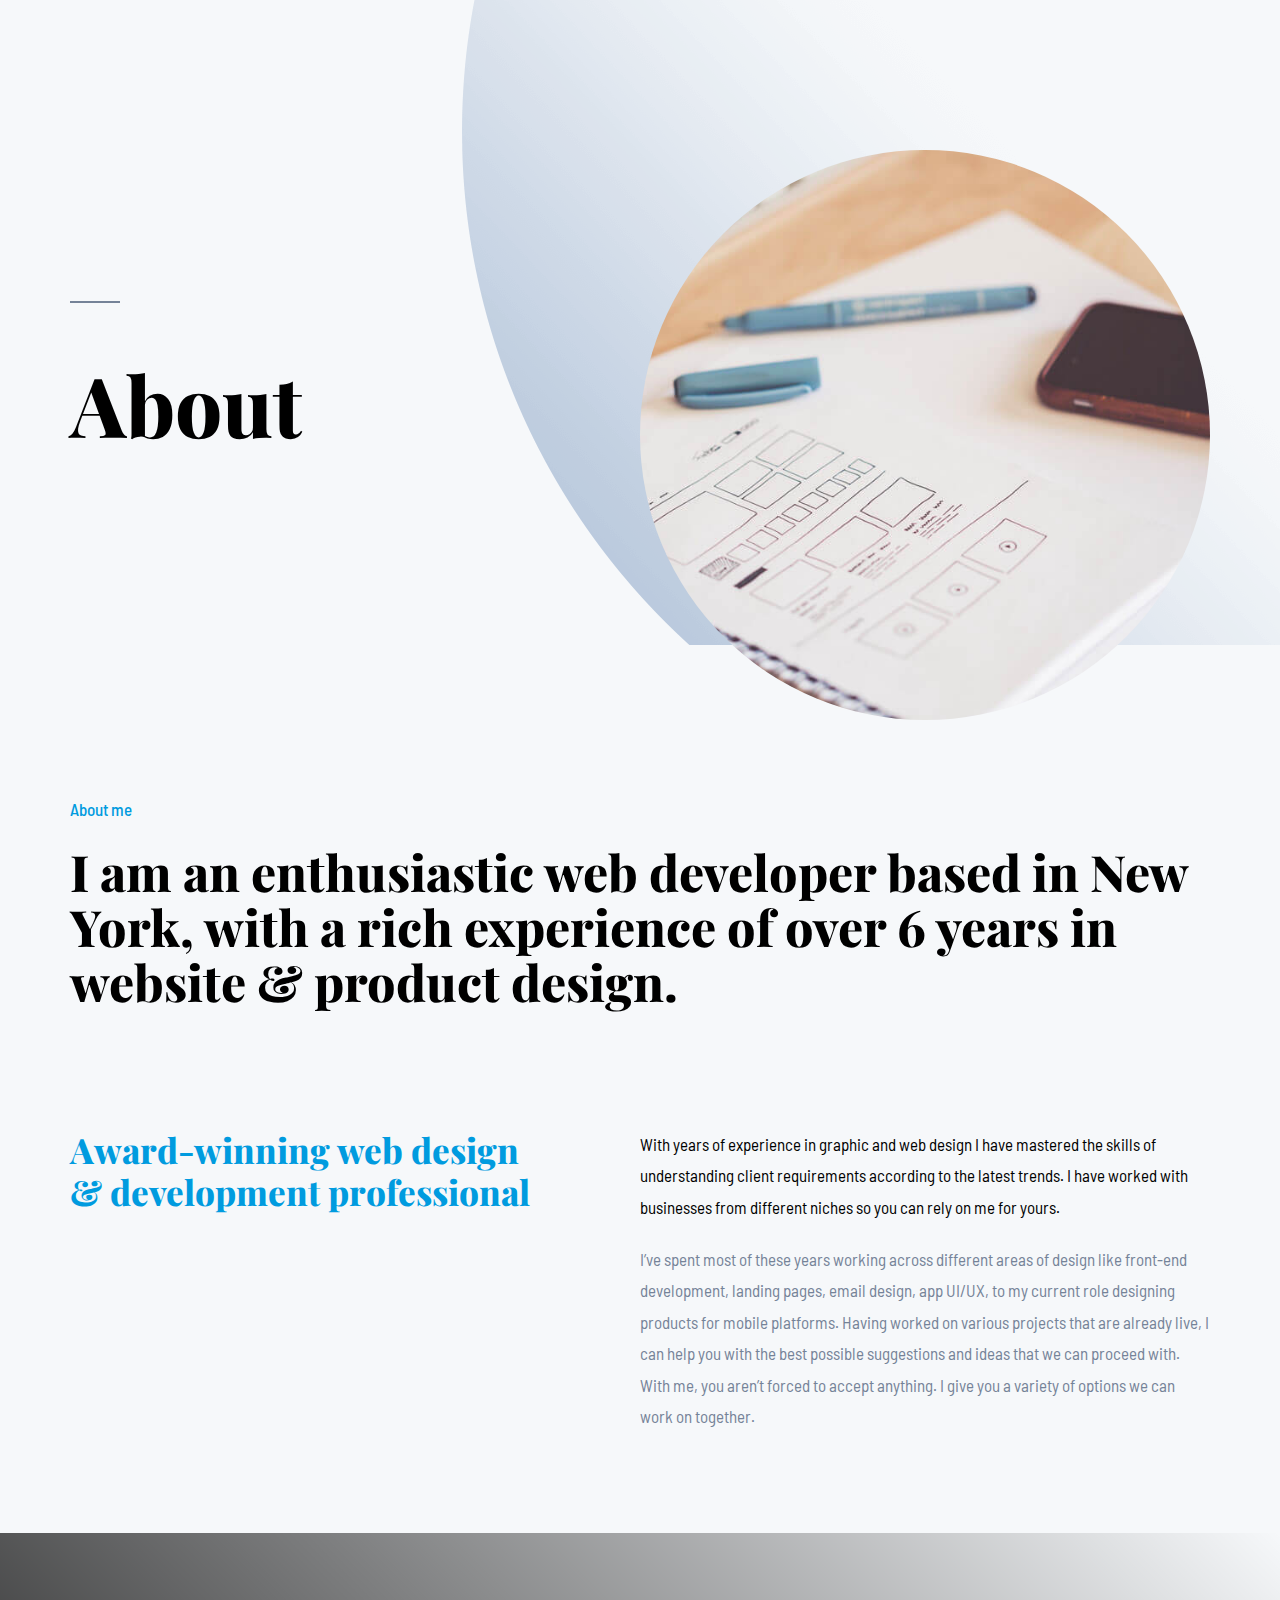
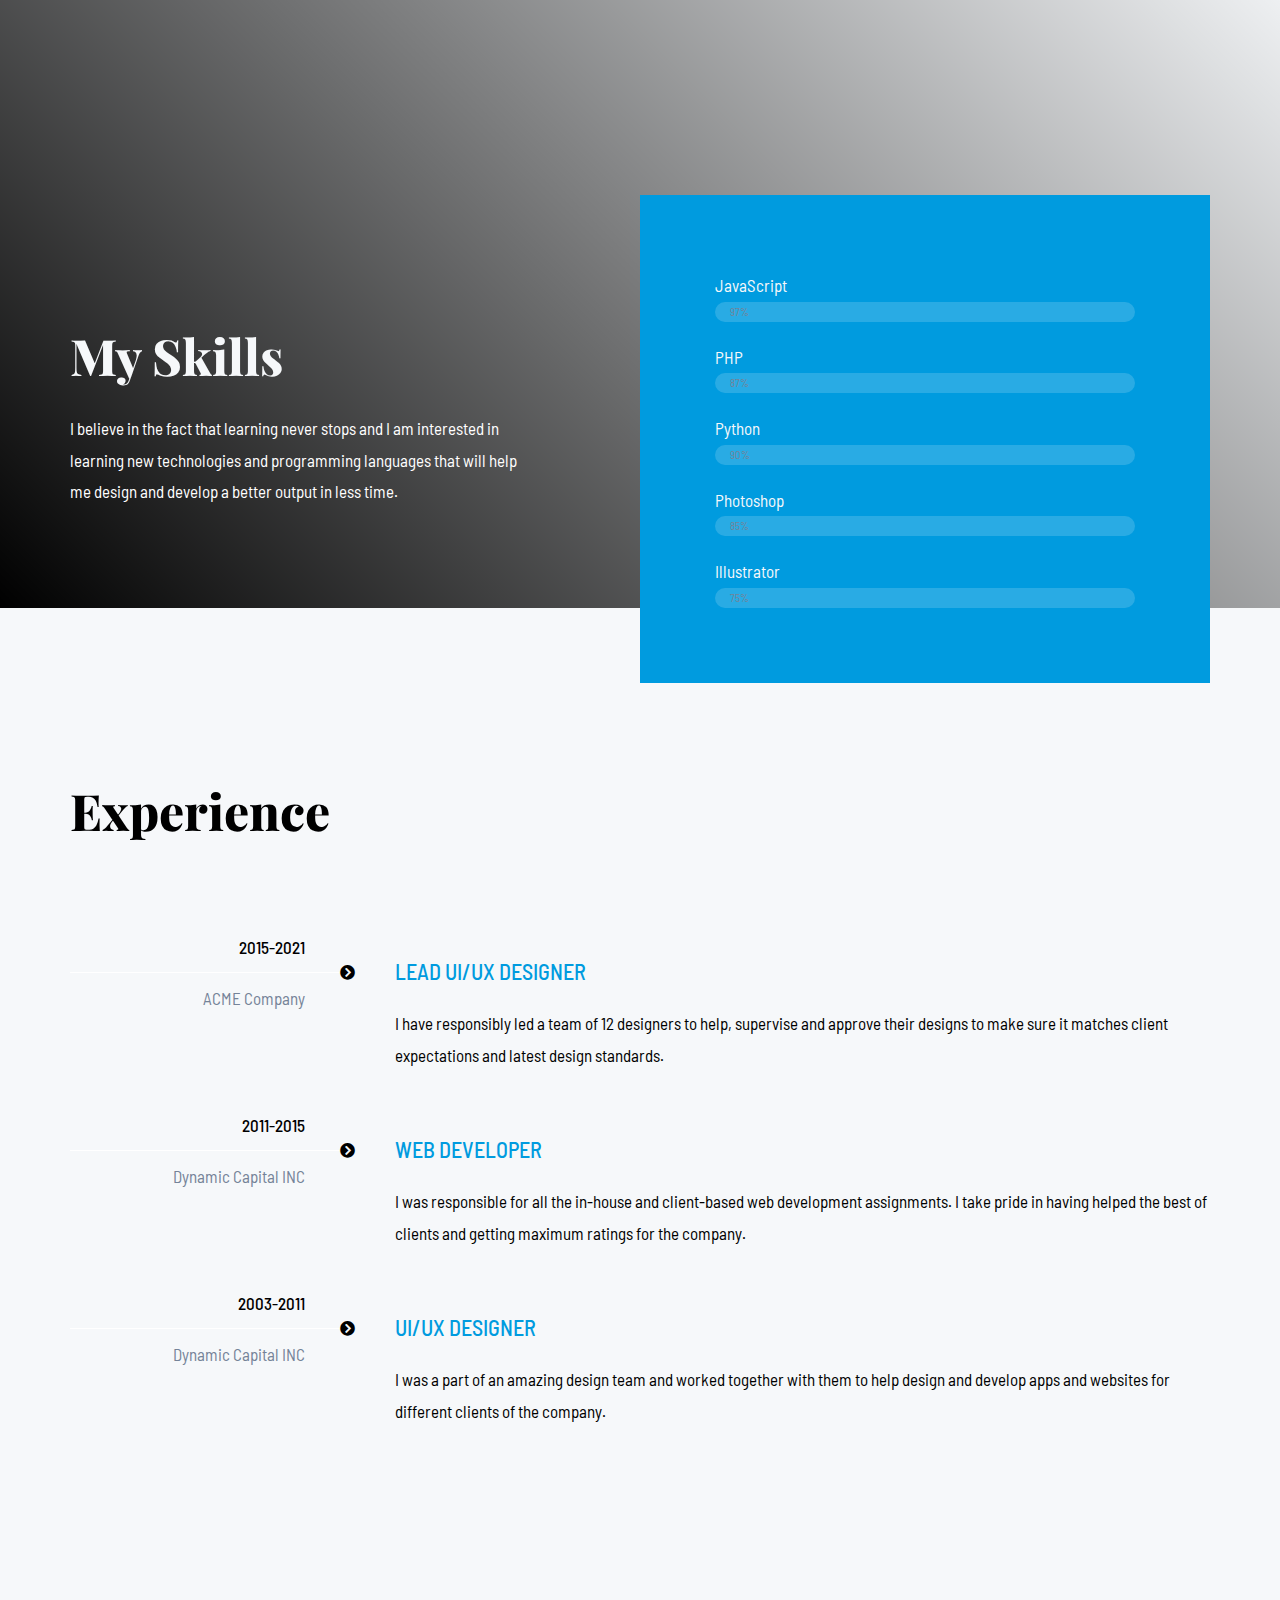
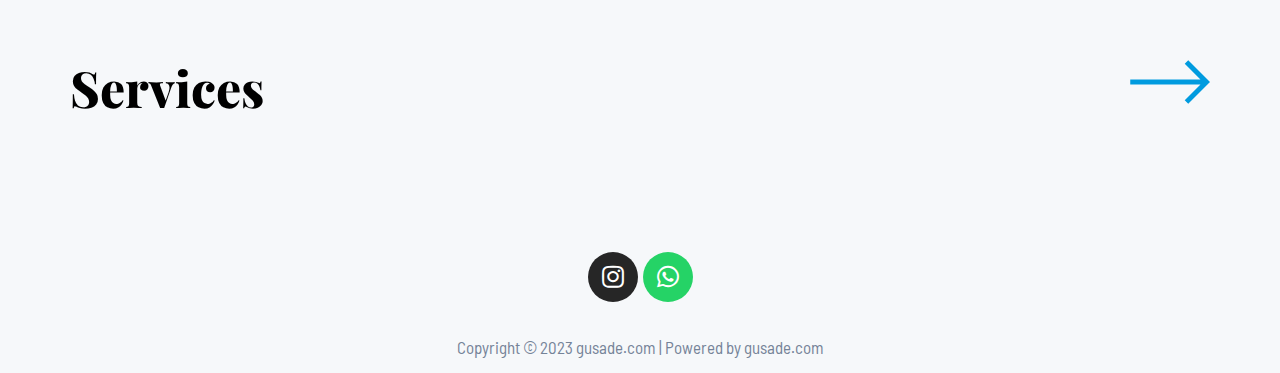
<file: about/index.html>
<!DOCTYPE html>
<html lang="id">
<head>
<meta charset="UTF-8">
<meta name="viewport" content="width=device-width, initial-scale=1">
<link rel="profile" href="https://gmpg.org/xfn/11">

<title>About &#8211; gusade.com</title>
<meta name="robots" content="noindex, nofollow">
<link rel="dns-prefetch" href="//fonts.googleapis.com">
<link rel="alternate" type="application/rss+xml" title="gusade.com &raquo; Feed" href="https://mumunney.github.io/gusadesanjaya/feed/">
<link rel="alternate" type="application/rss+xml" title="gusade.com &raquo; Umpan Komentar" href="https://mumunney.github.io/gusadesanjaya/comments/feed/">
<script>
window._wpemojiSettings = {"baseUrl":"https:\/\/s.w.org\/images\/core\/emoji\/14.0.0\/72x72\/","ext":".png","svgUrl":"https:\/\/s.w.org\/images\/core\/emoji\/14.0.0\/svg\/","svgExt":".svg","source":{"concatemoji":"https:\/\/mumunney.github.io\/gusadesanjaya\/wp-includes\/js\/wp-emoji-release.min.js?ver=6.1.1"}};
/*! This file is auto-generated */
!function(e,a,t){var n,r,o,i=a.createElement("canvas"),p=i.getContext&&i.getContext("2d");function s(e,t){var a=String.fromCharCode,e=(p.clearRect(0,0,i.width,i.height),p.fillText(a.apply(this,e),0,0),i.toDataURL());return p.clearRect(0,0,i.width,i.height),p.fillText(a.apply(this,t),0,0),e===i.toDataURL()}function c(e){var t=a.createElement("script");t.src=e,t.defer=t.type="text/javascript",a.getElementsByTagName("head")[0].appendChild(t)}for(o=Array("flag","emoji"),t.supports={everything:!0,everythingExceptFlag:!0},r=0;r<o.length;r++)t.supports[o[r]]=function(e){if(p&&p.fillText)switch(p.textBaseline="top",p.font="600 32px Arial",e){case"flag":return s([127987,65039,8205,9895,65039],[127987,65039,8203,9895,65039])?!1:!s([55356,56826,55356,56819],[55356,56826,8203,55356,56819])&&!s([55356,57332,56128,56423,56128,56418,56128,56421,56128,56430,56128,56423,56128,56447],[55356,57332,8203,56128,56423,8203,56128,56418,8203,56128,56421,8203,56128,56430,8203,56128,56423,8203,56128,56447]);case"emoji":return!s([129777,127995,8205,129778,127999],[129777,127995,8203,129778,127999])}return!1}(o[r]),t.supports.everything=t.supports.everything&&t.supports[o[r]],"flag"!==o[r]&&(t.supports.everythingExceptFlag=t.supports.everythingExceptFlag&&t.supports[o[r]]);t.supports.everythingExceptFlag=t.supports.everythingExceptFlag&&!t.supports.flag,t.DOMReady=!1,t.readyCallback=function(){t.DOMReady=!0},t.supports.everything||(n=function(){t.readyCallback()},a.addEventListener?(a.addEventListener("DOMContentLoaded",n,!1),e.addEventListener("load",n,!1)):(e.attachEvent("onload",n),a.attachEvent("onreadystatechange",function(){"complete"===a.readyState&&t.readyCallback()})),(e=t.source||{}).concatemoji?c(e.concatemoji):e.wpemoji&&e.twemoji&&(c(e.twemoji),c(e.wpemoji)))}(window,document,window._wpemojiSettings);
</script>
<style>img.wp-smiley,
img.emoji {
	display: inline !important;
	border: none !important;
	box-shadow: none !important;
	height: 1em !important;
	width: 1em !important;
	margin: 0 0.07em !important;
	vertical-align: -0.1em !important;
	background: none !important;
	padding: 0 !important;
}</style>
	<link rel="stylesheet" id="astra-theme-css-css" href="https://mumunney.github.io/gusadesanjaya/wp-content/themes/astra/assets/css/minified/main.min.css?ver=4.0.2" media="all">
<style id="astra-theme-css-inline-css">.ast-no-sidebar .entry-content .alignfull {margin-left: calc( -50vw + 50%);margin-right: calc( -50vw + 50%);max-width: 100vw;width: 100vw;}.ast-no-sidebar .entry-content .alignwide {margin-left: calc(-41vw + 50%);margin-right: calc(-41vw + 50%);max-width: unset;width: unset;}.ast-no-sidebar .entry-content .alignfull .alignfull,.ast-no-sidebar .entry-content .alignfull .alignwide,.ast-no-sidebar .entry-content .alignwide .alignfull,.ast-no-sidebar .entry-content .alignwide .alignwide,.ast-no-sidebar .entry-content .wp-block-column .alignfull,.ast-no-sidebar .entry-content .wp-block-column .alignwide{width: 100%;margin-left: auto;margin-right: auto;}.wp-block-gallery,.blocks-gallery-grid {margin: 0;}.wp-block-separator {max-width: 100px;}.wp-block-separator.is-style-wide,.wp-block-separator.is-style-dots {max-width: none;}.entry-content .has-2-columns .wp-block-column:first-child {padding-right: 10px;}.entry-content .has-2-columns .wp-block-column:last-child {padding-left: 10px;}@media (max-width: 782px) {.entry-content .wp-block-columns .wp-block-column {flex-basis: 100%;}.entry-content .has-2-columns .wp-block-column:first-child {padding-right: 0;}.entry-content .has-2-columns .wp-block-column:last-child {padding-left: 0;}}body .entry-content .wp-block-latest-posts {margin-left: 0;}body .entry-content .wp-block-latest-posts li {list-style: none;}.ast-no-sidebar .ast-container .entry-content .wp-block-latest-posts {margin-left: 0;}.ast-header-break-point .entry-content .alignwide {margin-left: auto;margin-right: auto;}.entry-content .blocks-gallery-item img {margin-bottom: auto;}.wp-block-pullquote {border-top: 4px solid #555d66;border-bottom: 4px solid #555d66;color: #40464d;}:root{--ast-container-default-xlg-padding:6.67em;--ast-container-default-lg-padding:5.67em;--ast-container-default-slg-padding:4.34em;--ast-container-default-md-padding:3.34em;--ast-container-default-sm-padding:6.67em;--ast-container-default-xs-padding:2.4em;--ast-container-default-xxs-padding:1.4em;--ast-code-block-background:#EEEEEE;--ast-comment-inputs-background:#FAFAFA;}html{font-size:106.25%;}a,.page-title{color:var(--ast-global-color-2);}a:hover,a:focus{color:var(--ast-global-color-1);}body,button,input,select,textarea,.ast-button,.ast-custom-button{font-family:'Barlow Semi Condensed',sans-serif;font-weight:400;font-size:17px;font-size:1rem;}blockquote{color:var(--ast-global-color-3);}h1,.entry-content h1,h2,.entry-content h2,h3,.entry-content h3,h4,.entry-content h4,h5,.entry-content h5,h6,.entry-content h6,.site-title,.site-title a{font-family:'Barlow Semi Condensed',sans-serif;font-weight:500;}.site-title{font-size:35px;font-size:2.0588235294118rem;display:none;}.site-header .site-description{font-size:15px;font-size:0.88235294117647rem;display:none;}.entry-title{font-size:30px;font-size:1.7647058823529rem;}h1,.entry-content h1{font-size:83px;font-size:4.8823529411765rem;font-weight:800;font-family:'Playfair Display',serif;line-height:1.1em;}h2,.entry-content h2{font-size:50px;font-size:2.9411764705882rem;font-weight:800;font-family:'Playfair Display',serif;line-height:1.1em;}h3,.entry-content h3{font-size:35px;font-size:2.0588235294118rem;font-weight:800;font-family:'Playfair Display',serif;line-height:1.2em;}h4,.entry-content h4{font-size:22px;font-size:1.2941176470588rem;font-family:'Barlow Semi Condensed',sans-serif;}h5,.entry-content h5{font-size:20px;font-size:1.1764705882353rem;font-family:'Barlow Semi Condensed',sans-serif;}h6,.entry-content h6{font-size:17px;font-size:1rem;font-family:'Barlow Semi Condensed',sans-serif;}::selection{background-color:var(--ast-global-color-0);color:#ffffff;}body,h1,.entry-title a,.entry-content h1,h2,.entry-content h2,h3,.entry-content h3,h4,.entry-content h4,h5,.entry-content h5,h6,.entry-content h6{color:var(--ast-global-color-3);}.tagcloud a:hover,.tagcloud a:focus,.tagcloud a.current-item{color:#ffffff;border-color:var(--ast-global-color-2);background-color:var(--ast-global-color-2);}input:focus,input[type="text"]:focus,input[type="email"]:focus,input[type="url"]:focus,input[type="password"]:focus,input[type="reset"]:focus,input[type="search"]:focus,textarea:focus{border-color:var(--ast-global-color-2);}input[type="radio"]:checked,input[type=reset],input[type="checkbox"]:checked,input[type="checkbox"]:hover:checked,input[type="checkbox"]:focus:checked,input[type=range]::-webkit-slider-thumb{border-color:var(--ast-global-color-2);background-color:var(--ast-global-color-2);box-shadow:none;}.site-footer a:hover + .post-count,.site-footer a:focus + .post-count{background:var(--ast-global-color-2);border-color:var(--ast-global-color-2);}.single .nav-links .nav-previous,.single .nav-links .nav-next{color:var(--ast-global-color-2);}.entry-meta,.entry-meta *{line-height:1.45;color:var(--ast-global-color-2);}.entry-meta a:hover,.entry-meta a:hover *,.entry-meta a:focus,.entry-meta a:focus *,.page-links > .page-link,.page-links .page-link:hover,.post-navigation a:hover{color:var(--ast-global-color-1);}#cat option,.secondary .calendar_wrap thead a,.secondary .calendar_wrap thead a:visited{color:var(--ast-global-color-2);}.secondary .calendar_wrap #today,.ast-progress-val span{background:var(--ast-global-color-2);}.secondary a:hover + .post-count,.secondary a:focus + .post-count{background:var(--ast-global-color-2);border-color:var(--ast-global-color-2);}.calendar_wrap #today > a{color:#ffffff;}.page-links .page-link,.single .post-navigation a{color:var(--ast-global-color-2);}.widget-title{font-size:24px;font-size:1.4117647058824rem;color:var(--ast-global-color-3);}.site-logo-img img{ transition:all 0.2s linear;}.ast-page-builder-template .hentry {margin: 0;}.ast-page-builder-template .site-content > .ast-container {max-width: 100%;padding: 0;}.ast-page-builder-template .site-content #primary {padding: 0;margin: 0;}.ast-page-builder-template .no-results {text-align: center;margin: 4em auto;}.ast-page-builder-template .ast-pagination {padding: 2em;}.ast-page-builder-template .entry-header.ast-no-title.ast-no-thumbnail {margin-top: 0;}.ast-page-builder-template .entry-header.ast-header-without-markup {margin-top: 0;margin-bottom: 0;}.ast-page-builder-template .entry-header.ast-no-title.ast-no-meta {margin-bottom: 0;}.ast-page-builder-template.single .post-navigation {padding-bottom: 2em;}.ast-page-builder-template.single-post .site-content > .ast-container {max-width: 100%;}.ast-page-builder-template .entry-header {margin-top: 4em;margin-left: auto;margin-right: auto;padding-left: 20px;padding-right: 20px;}.single.ast-page-builder-template .entry-header {padding-left: 20px;padding-right: 20px;}.ast-page-builder-template .ast-archive-description {margin: 4em auto 0;padding-left: 20px;padding-right: 20px;}.ast-page-builder-template.ast-no-sidebar .entry-content .alignwide {margin-left: 0;margin-right: 0;}@media (max-width:921px){#ast-desktop-header{display:none;}}@media (min-width:921px){#ast-mobile-header{display:none;}}.wp-block-buttons.aligncenter{justify-content:center;}@media (max-width:921px){.ast-theme-transparent-header #primary,.ast-theme-transparent-header #secondary{padding:0;}}@media (max-width:921px){.ast-plain-container.ast-no-sidebar #primary{padding:0;}}.ast-plain-container.ast-no-sidebar #primary{margin-top:0;margin-bottom:0;}@media (min-width:1200px){.wp-block-group .has-background{padding:20px;}}@media (min-width:1200px){.ast-no-sidebar.ast-separate-container .entry-content .wp-block-group.alignwide,.ast-no-sidebar.ast-separate-container .entry-content .wp-block-cover.alignwide{margin-left:-20px;margin-right:-20px;padding-left:20px;padding-right:20px;}.ast-no-sidebar.ast-separate-container .entry-content .wp-block-cover.alignfull,.ast-no-sidebar.ast-separate-container .entry-content .wp-block-group.alignfull{margin-left:-6.67em;margin-right:-6.67em;padding-left:6.67em;padding-right:6.67em;}}@media (min-width:1200px){.wp-block-cover-image.alignwide .wp-block-cover__inner-container,.wp-block-cover.alignwide .wp-block-cover__inner-container,.wp-block-cover-image.alignfull .wp-block-cover__inner-container,.wp-block-cover.alignfull .wp-block-cover__inner-container{width:100%;}}.wp-block-columns{margin-bottom:unset;}.wp-block-image.size-full{margin:2rem 0;}.wp-block-separator.has-background{padding:0;}.wp-block-gallery{margin-bottom:1.6em;}.wp-block-group{padding-top:4em;padding-bottom:4em;}.wp-block-group__inner-container .wp-block-columns:last-child,.wp-block-group__inner-container :last-child,.wp-block-table table{margin-bottom:0;}.blocks-gallery-grid{width:100%;}.wp-block-navigation-link__content{padding:5px 0;}.wp-block-group .wp-block-group .has-text-align-center,.wp-block-group .wp-block-column .has-text-align-center{max-width:100%;}.has-text-align-center{margin:0 auto;}@media (min-width:1200px){.wp-block-cover__inner-container,.alignwide .wp-block-group__inner-container,.alignfull .wp-block-group__inner-container{max-width:1200px;margin:0 auto;}.wp-block-group.alignnone,.wp-block-group.aligncenter,.wp-block-group.alignleft,.wp-block-group.alignright,.wp-block-group.alignwide,.wp-block-columns.alignwide{margin:2rem 0 1rem 0;}}@media (max-width:1200px){.wp-block-group{padding:3em;}.wp-block-group .wp-block-group{padding:1.5em;}.wp-block-columns,.wp-block-column{margin:1rem 0;}}@media (min-width:921px){.wp-block-columns .wp-block-group{padding:2em;}}@media (max-width:544px){.wp-block-cover-image .wp-block-cover__inner-container,.wp-block-cover .wp-block-cover__inner-container{width:unset;}.wp-block-cover,.wp-block-cover-image{padding:2em 0;}.wp-block-group,.wp-block-cover{padding:2em;}.wp-block-media-text__media img,.wp-block-media-text__media video{width:unset;max-width:100%;}.wp-block-media-text.has-background .wp-block-media-text__content{padding:1em;}}.wp-block-image.aligncenter{margin-left:auto;margin-right:auto;}.wp-block-table.aligncenter{margin-left:auto;margin-right:auto;}@media (min-width:544px){.entry-content .wp-block-media-text.has-media-on-the-right .wp-block-media-text__content{padding:0 8% 0 0;}.entry-content .wp-block-media-text .wp-block-media-text__content{padding:0 0 0 8%;}.ast-plain-container .site-content .entry-content .has-custom-content-position.is-position-bottom-left > *,.ast-plain-container .site-content .entry-content .has-custom-content-position.is-position-bottom-right > *,.ast-plain-container .site-content .entry-content .has-custom-content-position.is-position-top-left > *,.ast-plain-container .site-content .entry-content .has-custom-content-position.is-position-top-right > *,.ast-plain-container .site-content .entry-content .has-custom-content-position.is-position-center-right > *,.ast-plain-container .site-content .entry-content .has-custom-content-position.is-position-center-left > *{margin:0;}}@media (max-width:544px){.entry-content .wp-block-media-text .wp-block-media-text__content{padding:8% 0;}.wp-block-media-text .wp-block-media-text__media img{width:auto;max-width:100%;}}.wp-block-button.is-style-outline .wp-block-button__link{border-color:rgba(0,0,0,0);border-top-width:2px;border-right-width:2px;border-bottom-width:2px;border-left-width:2px;}.wp-block-button.is-style-outline > .wp-block-button__link:not(.has-text-color),.wp-block-button.wp-block-button__link.is-style-outline:not(.has-text-color){color:rgba(0,0,0,0);}.wp-block-button.is-style-outline .wp-block-button__link:hover,.wp-block-button.is-style-outline .wp-block-button__link:focus{color:var(--ast-global-color-2) !important;background-color:rgba(0,0,0,0);border-color:rgba(0,0,0,0);}.post-page-numbers.current .page-link,.ast-pagination .page-numbers.current{color:#ffffff;border-color:var(--ast-global-color-0);background-color:var(--ast-global-color-0);border-radius:2px;}@media (max-width:921px){.wp-block-button.is-style-outline .wp-block-button__link{padding-top:calc(15px - 2px);padding-right:calc(30px - 2px);padding-bottom:calc(15px - 2px);padding-left:calc(30px - 2px);}}@media (max-width:544px){.wp-block-button.is-style-outline .wp-block-button__link{padding-top:calc(15px - 2px);padding-right:calc(30px - 2px);padding-bottom:calc(15px - 2px);padding-left:calc(30px - 2px);}}@media (min-width:544px){.entry-content > .alignleft{margin-right:20px;}.entry-content > .alignright{margin-left:20px;}.wp-block-group.has-background{padding:20px;}}@media (max-width:921px){.ast-separate-container #primary,.ast-separate-container #secondary{padding:1.5em 0;}#primary,#secondary{padding:1.5em 0;margin:0;}.ast-left-sidebar #content > .ast-container{display:flex;flex-direction:column-reverse;width:100%;}.ast-separate-container .ast-article-post,.ast-separate-container .ast-article-single{padding:1.5em 2.14em;}.ast-author-box img.avatar{margin:20px 0 0 0;}}@media (min-width:922px){.ast-separate-container.ast-right-sidebar #primary,.ast-separate-container.ast-left-sidebar #primary{border:0;}.search-no-results.ast-separate-container #primary{margin-bottom:4em;}}.elementor-button-wrapper .elementor-button{border-style:solid;text-decoration:none;border-top-width:0;border-right-width:0;border-left-width:0;border-bottom-width:0;}body .elementor-button.elementor-size-sm,body .elementor-button.elementor-size-xs,body .elementor-button.elementor-size-md,body .elementor-button.elementor-size-lg,body .elementor-button.elementor-size-xl,body .elementor-button{border-radius:2px;padding-top:0px;padding-right:0px;padding-bottom:0px;padding-left:0px;}.elementor-button-wrapper .elementor-button{border-color:rgba(0,0,0,0);background-color:rgba(0,0,0,0);}.elementor-button-wrapper .elementor-button:hover,.elementor-button-wrapper .elementor-button:focus{color:var(--ast-global-color-2);background-color:rgba(0,0,0,0);border-color:rgba(0,0,0,0);}.wp-block-button .wp-block-button__link ,.elementor-button-wrapper .elementor-button,.elementor-button-wrapper .elementor-button:visited{color:var(--ast-global-color-0);}.elementor-button-wrapper .elementor-button{font-size:16px;font-size:0.94117647058824rem;line-height:1em;text-transform:uppercase;letter-spacing:2px;}body .elementor-button.elementor-size-sm,body .elementor-button.elementor-size-xs,body .elementor-button.elementor-size-md,body .elementor-button.elementor-size-lg,body .elementor-button.elementor-size-xl,body .elementor-button{font-size:16px;font-size:0.94117647058824rem;}.wp-block-button .wp-block-button__link:hover,.wp-block-button .wp-block-button__link:focus{color:var(--ast-global-color-2);background-color:rgba(0,0,0,0);border-color:rgba(0,0,0,0);}.elementor-widget-heading h1.elementor-heading-title{line-height:1.1em;}.elementor-widget-heading h2.elementor-heading-title{line-height:1.1em;}.elementor-widget-heading h3.elementor-heading-title{line-height:1.2em;}.wp-block-button .wp-block-button__link{border:none;background-color:rgba(0,0,0,0);color:var(--ast-global-color-0);font-family:inherit;font-weight:inherit;line-height:1em;text-transform:uppercase;letter-spacing:2px;font-size:16px;font-size:0.94117647058824rem;border-radius:2px;padding:15px 30px;}.wp-block-button.is-style-outline .wp-block-button__link{border-style:solid;border-top-width:2px;border-right-width:2px;border-left-width:2px;border-bottom-width:2px;border-color:rgba(0,0,0,0);padding-top:calc(15px - 2px);padding-right:calc(30px - 2px);padding-bottom:calc(15px - 2px);padding-left:calc(30px - 2px);}@media (max-width:921px){.wp-block-button .wp-block-button__link{border:none;padding:15px 30px;}.wp-block-button.is-style-outline .wp-block-button__link{padding-top:calc(15px - 2px);padding-right:calc(30px - 2px);padding-bottom:calc(15px - 2px);padding-left:calc(30px - 2px);}}@media (max-width:544px){.wp-block-button .wp-block-button__link{border:none;padding:15px 30px;}.wp-block-button.is-style-outline .wp-block-button__link{padding-top:calc(15px - 2px);padding-right:calc(30px - 2px);padding-bottom:calc(15px - 2px);padding-left:calc(30px - 2px);}}.menu-toggle,button,.ast-button,.ast-custom-button,.button,input#submit,input[type="button"],input[type="submit"],input[type="reset"]{border-style:solid;border-top-width:0;border-right-width:0;border-left-width:0;border-bottom-width:0;color:var(--ast-global-color-0);border-color:rgba(0,0,0,0);background-color:rgba(0,0,0,0);border-radius:2px;padding-top:0px;padding-right:0px;padding-bottom:0px;padding-left:0px;font-family:inherit;font-weight:inherit;font-size:16px;font-size:0.94117647058824rem;line-height:1em;text-transform:uppercase;letter-spacing:2px;}button:focus,.menu-toggle:hover,button:hover,.ast-button:hover,.ast-custom-button:hover .button:hover,.ast-custom-button:hover ,input[type=reset]:hover,input[type=reset]:focus,input#submit:hover,input#submit:focus,input[type="button"]:hover,input[type="button"]:focus,input[type="submit"]:hover,input[type="submit"]:focus{color:var(--ast-global-color-2);background-color:rgba(0,0,0,0);border-color:rgba(0,0,0,0);}@media (min-width:544px){.ast-container{max-width:100%;}}@media (max-width:544px){.ast-separate-container .ast-article-post,.ast-separate-container .ast-article-single,.ast-separate-container .comments-title,.ast-separate-container .ast-archive-description{padding:1.5em 1em;}.ast-separate-container #content .ast-container{padding-left:0.54em;padding-right:0.54em;}.ast-separate-container .ast-comment-list li.depth-1{padding:1.5em 1em;margin-bottom:1.5em;}.ast-separate-container .ast-comment-list .bypostauthor{padding:.5em;}.ast-search-menu-icon.ast-dropdown-active .search-field{width:170px;}}@media (max-width:921px){.ast-mobile-header-stack .main-header-bar .ast-search-menu-icon{display:inline-block;}.ast-header-break-point.ast-header-custom-item-outside .ast-mobile-header-stack .main-header-bar .ast-search-icon{margin:0;}.ast-comment-avatar-wrap img{max-width:2.5em;}.ast-separate-container .ast-comment-list li.depth-1{padding:1.5em 2.14em;}.ast-separate-container .comment-respond{padding:2em 2.14em;}.ast-comment-meta{padding:0 1.8888em 1.3333em;}}body,.ast-separate-container{background-color:var(--ast-global-color-4);;background-image:none;;}.ast-no-sidebar.ast-separate-container .entry-content .alignfull {margin-left: -6.67em;margin-right: -6.67em;width: auto;}@media (max-width: 1200px) {.ast-no-sidebar.ast-separate-container .entry-content .alignfull {margin-left: -2.4em;margin-right: -2.4em;}}@media (max-width: 768px) {.ast-no-sidebar.ast-separate-container .entry-content .alignfull {margin-left: -2.14em;margin-right: -2.14em;}}@media (max-width: 544px) {.ast-no-sidebar.ast-separate-container .entry-content .alignfull {margin-left: -1em;margin-right: -1em;}}.ast-no-sidebar.ast-separate-container .entry-content .alignwide {margin-left: -20px;margin-right: -20px;}.ast-no-sidebar.ast-separate-container .entry-content .wp-block-column .alignfull,.ast-no-sidebar.ast-separate-container .entry-content .wp-block-column .alignwide {margin-left: auto;margin-right: auto;width: 100%;}@media (max-width:921px){.site-title{display:none;}.site-header .site-description{display:none;}.entry-title{font-size:30px;}h1,.entry-content h1{font-size:60px;}h2,.entry-content h2{font-size:43px;}h3,.entry-content h3{font-size:30px;}}@media (max-width:544px){.site-title{display:none;}.site-header .site-description{display:none;}.entry-title{font-size:30px;}h1,.entry-content h1{font-size:45px;}h2,.entry-content h2{font-size:35px;}h3,.entry-content h3{font-size:20px;}}@media (max-width:921px){html{font-size:96.9%;}}@media (max-width:544px){html{font-size:96.9%;}}@media (min-width:922px){.ast-container{max-width:1240px;}}@media (min-width:922px){.site-content .ast-container{display:flex;}}@media (max-width:921px){.site-content .ast-container{flex-direction:column;}}@media (min-width:922px){.main-header-menu .sub-menu .menu-item.ast-left-align-sub-menu:hover > .sub-menu,.main-header-menu .sub-menu .menu-item.ast-left-align-sub-menu.focus > .sub-menu{margin-left:-0px;}}.ast-theme-transparent-header [data-section="section-header-mobile-trigger"] .ast-button-wrap .mobile-menu-toggle-icon .ast-mobile-svg{fill:var(--ast-global-color-2);}.ast-theme-transparent-header [data-section="section-header-mobile-trigger"] .ast-button-wrap .mobile-menu-wrap .mobile-menu{color:var(--ast-global-color-2);}.ast-theme-transparent-header [data-section="section-header-mobile-trigger"] .ast-button-wrap .ast-mobile-menu-trigger-minimal{background:transparent;}blockquote {padding: 1.2em;}:root .has-ast-global-color-0-color{color:var(--ast-global-color-0);}:root .has-ast-global-color-0-background-color{background-color:var(--ast-global-color-0);}:root .wp-block-button .has-ast-global-color-0-color{color:var(--ast-global-color-0);}:root .wp-block-button .has-ast-global-color-0-background-color{background-color:var(--ast-global-color-0);}:root .has-ast-global-color-1-color{color:var(--ast-global-color-1);}:root .has-ast-global-color-1-background-color{background-color:var(--ast-global-color-1);}:root .wp-block-button .has-ast-global-color-1-color{color:var(--ast-global-color-1);}:root .wp-block-button .has-ast-global-color-1-background-color{background-color:var(--ast-global-color-1);}:root .has-ast-global-color-2-color{color:var(--ast-global-color-2);}:root .has-ast-global-color-2-background-color{background-color:var(--ast-global-color-2);}:root .wp-block-button .has-ast-global-color-2-color{color:var(--ast-global-color-2);}:root .wp-block-button .has-ast-global-color-2-background-color{background-color:var(--ast-global-color-2);}:root .has-ast-global-color-3-color{color:var(--ast-global-color-3);}:root .has-ast-global-color-3-background-color{background-color:var(--ast-global-color-3);}:root .wp-block-button .has-ast-global-color-3-color{color:var(--ast-global-color-3);}:root .wp-block-button .has-ast-global-color-3-background-color{background-color:var(--ast-global-color-3);}:root .has-ast-global-color-4-color{color:var(--ast-global-color-4);}:root .has-ast-global-color-4-background-color{background-color:var(--ast-global-color-4);}:root .wp-block-button .has-ast-global-color-4-color{color:var(--ast-global-color-4);}:root .wp-block-button .has-ast-global-color-4-background-color{background-color:var(--ast-global-color-4);}:root .has-ast-global-color-5-color{color:var(--ast-global-color-5);}:root .has-ast-global-color-5-background-color{background-color:var(--ast-global-color-5);}:root .wp-block-button .has-ast-global-color-5-color{color:var(--ast-global-color-5);}:root .wp-block-button .has-ast-global-color-5-background-color{background-color:var(--ast-global-color-5);}:root .has-ast-global-color-6-color{color:var(--ast-global-color-6);}:root .has-ast-global-color-6-background-color{background-color:var(--ast-global-color-6);}:root .wp-block-button .has-ast-global-color-6-color{color:var(--ast-global-color-6);}:root .wp-block-button .has-ast-global-color-6-background-color{background-color:var(--ast-global-color-6);}:root .has-ast-global-color-7-color{color:var(--ast-global-color-7);}:root .has-ast-global-color-7-background-color{background-color:var(--ast-global-color-7);}:root .wp-block-button .has-ast-global-color-7-color{color:var(--ast-global-color-7);}:root .wp-block-button .has-ast-global-color-7-background-color{background-color:var(--ast-global-color-7);}:root .has-ast-global-color-8-color{color:var(--ast-global-color-8);}:root .has-ast-global-color-8-background-color{background-color:var(--ast-global-color-8);}:root .wp-block-button .has-ast-global-color-8-color{color:var(--ast-global-color-8);}:root .wp-block-button .has-ast-global-color-8-background-color{background-color:var(--ast-global-color-8);}:root{--ast-global-color-0:#009bdf;--ast-global-color-1:#009bdf;--ast-global-color-2:#000000;--ast-global-color-3:#758398;--ast-global-color-4:#f6f8fa;--ast-global-color-5:#ffffff;--ast-global-color-6:#243673;--ast-global-color-7:#FBFCFF;--ast-global-color-8:#BFD1FF;}:root {--ast-border-color : #dddddd;}.ast-single-entry-banner {-js-display: flex;display: flex;flex-direction: column;justify-content: center;text-align: center;position: relative;background: #eeeeee;}.ast-single-entry-banner[data-banner-layout="layout-1"] {max-width: 1200px;background: inherit;padding: 20px 0;}.ast-single-entry-banner[data-banner-width-type="custom"] {margin: 0 auto;width: 100%;}.ast-single-entry-banner + .site-content .entry-header {margin-bottom: 0;}header.entry-header .entry-title{font-size:30px;font-size:1.7647058823529rem;}header.entry-header > *:not(:last-child){margin-bottom:10px;}.ast-archive-entry-banner {-js-display: flex;display: flex;flex-direction: column;justify-content: center;text-align: center;position: relative;background: #eeeeee;}.ast-archive-entry-banner[data-banner-width-type="custom"] {margin: 0 auto;width: 100%;}.ast-archive-entry-banner[data-banner-layout="layout-1"] {background: inherit;padding: 20px 0;text-align: left;}body.archive .ast-archive-description{max-width:1200px;width:100%;text-align:left;padding-top:3em;padding-right:3em;padding-bottom:3em;padding-left:3em;}body.archive .ast-archive-description .ast-archive-title,body.archive .ast-archive-description .ast-archive-title *{font-size:40px;font-size:2.3529411764706rem;}body.archive .ast-archive-description > *:not(:last-child){margin-bottom:10px;}@media (max-width:921px){body.archive .ast-archive-description{text-align:left;}}@media (max-width:544px){body.archive .ast-archive-description{text-align:left;}}.ast-theme-transparent-header #masthead .site-logo-img .transparent-custom-logo .astra-logo-svg{width:150px;}.ast-theme-transparent-header #masthead .site-logo-img .transparent-custom-logo img{ max-width:150px;}@media (max-width:921px){.ast-theme-transparent-header #masthead .site-logo-img .transparent-custom-logo .astra-logo-svg{width:120px;}.ast-theme-transparent-header #masthead .site-logo-img .transparent-custom-logo img{ max-width:120px;}}@media (max-width:543px){.ast-theme-transparent-header #masthead .site-logo-img .transparent-custom-logo .astra-logo-svg{width:100px;}.ast-theme-transparent-header #masthead .site-logo-img .transparent-custom-logo img{ max-width:100px;}}@media (min-width:921px){.ast-theme-transparent-header #masthead{position:absolute;left:0;right:0;}.ast-theme-transparent-header .main-header-bar,.ast-theme-transparent-header.ast-header-break-point .main-header-bar{background:none;}body.elementor-editor-active.ast-theme-transparent-header #masthead,.fl-builder-edit .ast-theme-transparent-header #masthead,body.vc_editor.ast-theme-transparent-header #masthead,body.brz-ed.ast-theme-transparent-header #masthead{z-index:0;}.ast-header-break-point.ast-replace-site-logo-transparent.ast-theme-transparent-header .custom-mobile-logo-link{display:none;}.ast-header-break-point.ast-replace-site-logo-transparent.ast-theme-transparent-header .transparent-custom-logo{display:inline-block;}.ast-theme-transparent-header .ast-above-header,.ast-theme-transparent-header .ast-above-header.ast-above-header-bar{background-image:none;background-color:transparent;}.ast-theme-transparent-header .ast-below-header{background-image:none;background-color:transparent;}}.ast-theme-transparent-header .ast-builder-menu .main-header-menu,.ast-theme-transparent-header .ast-builder-menu .main-header-menu .menu-link,.ast-theme-transparent-header [CLASS*="ast-builder-menu-"] .main-header-menu .menu-item > .menu-link,.ast-theme-transparent-header .ast-masthead-custom-menu-items,.ast-theme-transparent-header .ast-masthead-custom-menu-items a,.ast-theme-transparent-header .ast-builder-menu .main-header-menu .menu-item > .ast-menu-toggle,.ast-theme-transparent-header .ast-builder-menu .main-header-menu .menu-item > .ast-menu-toggle,.ast-theme-transparent-header .ast-above-header-navigation a,.ast-header-break-point.ast-theme-transparent-header .ast-above-header-navigation a,.ast-header-break-point.ast-theme-transparent-header .ast-above-header-navigation > ul.ast-above-header-menu > .menu-item-has-children:not(.current-menu-item) > .ast-menu-toggle,.ast-theme-transparent-header .ast-below-header-menu,.ast-theme-transparent-header .ast-below-header-menu a,.ast-header-break-point.ast-theme-transparent-header .ast-below-header-menu a,.ast-header-break-point.ast-theme-transparent-header .ast-below-header-menu,.ast-theme-transparent-header .main-header-menu .menu-link{color:var(--ast-global-color-2);}.ast-theme-transparent-header .ast-builder-menu .main-header-menu .menu-item:hover > .menu-link,.ast-theme-transparent-header .ast-builder-menu .main-header-menu .menu-item:hover > .ast-menu-toggle,.ast-theme-transparent-header .ast-builder-menu .main-header-menu .ast-masthead-custom-menu-items a:hover,.ast-theme-transparent-header .ast-builder-menu .main-header-menu .focus > .menu-link,.ast-theme-transparent-header .ast-builder-menu .main-header-menu .focus > .ast-menu-toggle,.ast-theme-transparent-header .ast-builder-menu .main-header-menu .current-menu-item > .menu-link,.ast-theme-transparent-header .ast-builder-menu .main-header-menu .current-menu-ancestor > .menu-link,.ast-theme-transparent-header .ast-builder-menu .main-header-menu .current-menu-item > .ast-menu-toggle,.ast-theme-transparent-header .ast-builder-menu .main-header-menu .current-menu-ancestor > .ast-menu-toggle,.ast-theme-transparent-header [CLASS*="ast-builder-menu-"] .main-header-menu .current-menu-item > .menu-link,.ast-theme-transparent-header [CLASS*="ast-builder-menu-"] .main-header-menu .current-menu-ancestor > .menu-link,.ast-theme-transparent-header [CLASS*="ast-builder-menu-"] .main-header-menu .current-menu-item > .ast-menu-toggle,.ast-theme-transparent-header [CLASS*="ast-builder-menu-"] .main-header-menu .current-menu-ancestor > .ast-menu-toggle,.ast-theme-transparent-header .main-header-menu .menu-item:hover > .menu-link,.ast-theme-transparent-header .main-header-menu .current-menu-item > .menu-link,.ast-theme-transparent-header .main-header-menu .current-menu-ancestor > .menu-link{color:var(--ast-global-color-0);}@media (max-width:921px){.ast-theme-transparent-header #masthead{position:absolute;left:0;right:0;}.ast-theme-transparent-header .main-header-bar,.ast-theme-transparent-header.ast-header-break-point .main-header-bar{background:none;}body.elementor-editor-active.ast-theme-transparent-header #masthead,.fl-builder-edit .ast-theme-transparent-header #masthead,body.vc_editor.ast-theme-transparent-header #masthead,body.brz-ed.ast-theme-transparent-header #masthead{z-index:0;}.ast-header-break-point.ast-replace-site-logo-transparent.ast-theme-transparent-header .custom-mobile-logo-link{display:none;}.ast-header-break-point.ast-replace-site-logo-transparent.ast-theme-transparent-header .transparent-custom-logo{display:inline-block;}.ast-theme-transparent-header .ast-above-header,.ast-theme-transparent-header .ast-above-header.ast-above-header-bar{background-image:none;background-color:transparent;}.ast-theme-transparent-header .ast-below-header{background-image:none;background-color:transparent;}}.ast-theme-transparent-header #ast-desktop-header > [CLASS*="-header-wrap"]:nth-last-child(2) > [CLASS*="-header-bar"],.ast-theme-transparent-header.ast-header-break-point #ast-mobile-header > [CLASS*="-header-wrap"]:nth-last-child(2) > [CLASS*="-header-bar"]{border-bottom-style:none;}.ast-breadcrumbs .trail-browse,.ast-breadcrumbs .trail-items,.ast-breadcrumbs .trail-items li{display:inline-block;margin:0;padding:0;border:none;background:inherit;text-indent:0;}.ast-breadcrumbs .trail-browse{font-size:inherit;font-style:inherit;font-weight:inherit;color:inherit;}.ast-breadcrumbs .trail-items{list-style:none;}.trail-items li::after{padding:0 0.3em;content:"\00bb";}.trail-items li:last-of-type::after{display:none;}h1,.entry-content h1,h2,.entry-content h2,h3,.entry-content h3,h4,.entry-content h4,h5,.entry-content h5,h6,.entry-content h6{color:var(--ast-global-color-2);}@media (max-width:921px){.ast-builder-grid-row-container.ast-builder-grid-row-tablet-3-firstrow .ast-builder-grid-row > *:first-child,.ast-builder-grid-row-container.ast-builder-grid-row-tablet-3-lastrow .ast-builder-grid-row > *:last-child{grid-column:1 / -1;}}@media (max-width:544px){.ast-builder-grid-row-container.ast-builder-grid-row-mobile-3-firstrow .ast-builder-grid-row > *:first-child,.ast-builder-grid-row-container.ast-builder-grid-row-mobile-3-lastrow .ast-builder-grid-row > *:last-child{grid-column:1 / -1;}}.ast-builder-layout-element[data-section="title_tagline"]{display:flex;}@media (max-width:921px){.ast-header-break-point .ast-builder-layout-element[data-section="title_tagline"]{display:flex;}}@media (max-width:544px){.ast-header-break-point .ast-builder-layout-element[data-section="title_tagline"]{display:flex;}}.ast-desktop .ast-menu-hover-style-underline > .menu-item > .menu-link:before,.ast-desktop .ast-menu-hover-style-overline > .menu-item > .menu-link:before {content: "";position: absolute;width: 100%;right: 50%;height: 1px;background-color: transparent;transform: scale(0,0) translate(-50%,0);transition: transform .3s ease-in-out,color .0s ease-in-out;}.ast-desktop .ast-menu-hover-style-underline > .menu-item:hover > .menu-link:before,.ast-desktop .ast-menu-hover-style-overline > .menu-item:hover > .menu-link:before {width: calc(100% - 1.2em);background-color: currentColor;transform: scale(1,1) translate(50%,0);}.ast-desktop .ast-menu-hover-style-underline > .menu-item > .menu-link:before {bottom: 0;}.ast-desktop .ast-menu-hover-style-overline > .menu-item > .menu-link:before {top: 0;}.ast-desktop .ast-menu-hover-style-zoom > .menu-item > .menu-link:hover {transition: all .3s ease;transform: scale(1.2);}.site-footer{background-color:var(--ast-global-color-5);;background-image:none;;}@media (max-width:921px){.ast-hfb-header .site-footer{padding-left:25px;padding-right:25px;}}.elementor-widget-heading .elementor-heading-title{margin:0;}.elementor-page .ast-menu-toggle{color:unset !important;background:unset !important;}.elementor-post.elementor-grid-item.hentry{margin-bottom:0;}.woocommerce div.product .elementor-element.elementor-products-grid .related.products ul.products li.product,.elementor-element .elementor-wc-products .woocommerce[class*='columns-'] ul.products li.product{width:auto;margin:0;float:none;}.ast-left-sidebar .elementor-section.elementor-section-stretched,.ast-right-sidebar .elementor-section.elementor-section-stretched{max-width:100%;left:0 !important;}.elementor-template-full-width .ast-container{display:block;}@media (max-width:544px){.elementor-element .elementor-wc-products .woocommerce[class*="columns-"] ul.products li.product{width:auto;margin:0;}.elementor-element .woocommerce .woocommerce-result-count{float:none;}}.ast-header-break-point .main-header-bar{border-bottom-width:1px;}@media (min-width:922px){.main-header-bar{border-bottom-width:1px;}}.main-header-menu .menu-item, #astra-footer-menu .menu-item, .main-header-bar .ast-masthead-custom-menu-items{-js-display:flex;display:flex;-webkit-box-pack:center;-webkit-justify-content:center;-moz-box-pack:center;-ms-flex-pack:center;justify-content:center;-webkit-box-orient:vertical;-webkit-box-direction:normal;-webkit-flex-direction:column;-moz-box-orient:vertical;-moz-box-direction:normal;-ms-flex-direction:column;flex-direction:column;}.main-header-menu > .menu-item > .menu-link, #astra-footer-menu > .menu-item > .menu-link{height:100%;-webkit-box-align:center;-webkit-align-items:center;-moz-box-align:center;-ms-flex-align:center;align-items:center;-js-display:flex;display:flex;}.ast-header-break-point .main-navigation ul .menu-item .menu-link .icon-arrow:first-of-type svg{top:.2em;margin-top:0px;margin-left:0px;width:.65em;transform:translate(0, -2px) rotateZ(270deg);}.ast-mobile-popup-content .ast-submenu-expanded > .ast-menu-toggle{transform:rotateX(180deg);overflow-y:auto;}.ast-separate-container .blog-layout-1, .ast-separate-container .blog-layout-2, .ast-separate-container .blog-layout-3{background-color:transparent;background-image:none;}.ast-separate-container .ast-article-post{background-color:var(--ast-global-color-5);;background-image:none;;}@media (max-width:921px){.ast-separate-container .ast-article-post{background-color:var(--ast-global-color-5);;background-image:none;;}}@media (max-width:544px){.ast-separate-container .ast-article-post{background-color:var(--ast-global-color-5);;background-image:none;;}}.ast-separate-container .ast-article-single:not(.ast-related-post), .ast-separate-container .comments-area .comment-respond,.ast-separate-container .comments-area .ast-comment-list li, .ast-separate-container .ast-woocommerce-container, .ast-separate-container .error-404, .ast-separate-container .no-results, .single.ast-separate-container  .ast-author-meta, .ast-separate-container .related-posts-title-wrapper, .ast-separate-container.ast-two-container #secondary .widget,.ast-separate-container .comments-count-wrapper, .ast-box-layout.ast-plain-container .site-content,.ast-padded-layout.ast-plain-container .site-content, .ast-separate-container .comments-area .comments-title, .ast-narrow-container .site-content{background-color:var(--ast-global-color-5);;background-image:none;;}@media (max-width:921px){.ast-separate-container .ast-article-single:not(.ast-related-post), .ast-separate-container .comments-area .comment-respond,.ast-separate-container .comments-area .ast-comment-list li, .ast-separate-container .ast-woocommerce-container, .ast-separate-container .error-404, .ast-separate-container .no-results, .single.ast-separate-container  .ast-author-meta, .ast-separate-container .related-posts-title-wrapper, .ast-separate-container.ast-two-container #secondary .widget,.ast-separate-container .comments-count-wrapper, .ast-box-layout.ast-plain-container .site-content,.ast-padded-layout.ast-plain-container .site-content, .ast-separate-container .comments-area .comments-title, .ast-narrow-container .site-content{background-color:var(--ast-global-color-5);;background-image:none;;}}@media (max-width:544px){.ast-separate-container .ast-article-single:not(.ast-related-post), .ast-separate-container .comments-area .comment-respond,.ast-separate-container .comments-area .ast-comment-list li, .ast-separate-container .ast-woocommerce-container, .ast-separate-container .error-404, .ast-separate-container .no-results, .single.ast-separate-container  .ast-author-meta, .ast-separate-container .related-posts-title-wrapper, .ast-separate-container.ast-two-container #secondary .widget,.ast-separate-container .comments-count-wrapper, .ast-box-layout.ast-plain-container .site-content,.ast-padded-layout.ast-plain-container .site-content, .ast-separate-container .comments-area .comments-title, .ast-narrow-container .site-content{background-color:var(--ast-global-color-5);;background-image:none;;}}.ast-mobile-header-content > *,.ast-desktop-header-content > * {padding: 10px 0;height: auto;}.ast-mobile-header-content > *:first-child,.ast-desktop-header-content > *:first-child {padding-top: 10px;}.ast-mobile-header-content > .ast-builder-menu,.ast-desktop-header-content > .ast-builder-menu {padding-top: 0;}.ast-mobile-header-content > *:last-child,.ast-desktop-header-content > *:last-child {padding-bottom: 0;}.ast-mobile-header-content .ast-search-menu-icon.ast-inline-search label,.ast-desktop-header-content .ast-search-menu-icon.ast-inline-search label {width: 100%;}.ast-desktop-header-content .main-header-bar-navigation .ast-submenu-expanded > .ast-menu-toggle::before {transform: rotateX(180deg);}#ast-desktop-header .ast-desktop-header-content,.ast-mobile-header-content .ast-search-icon,.ast-desktop-header-content .ast-search-icon,.ast-mobile-header-wrap .ast-mobile-header-content,.ast-main-header-nav-open.ast-popup-nav-open .ast-mobile-header-wrap .ast-mobile-header-content,.ast-main-header-nav-open.ast-popup-nav-open .ast-desktop-header-content {display: none;}.ast-main-header-nav-open.ast-header-break-point #ast-desktop-header .ast-desktop-header-content,.ast-main-header-nav-open.ast-header-break-point .ast-mobile-header-wrap .ast-mobile-header-content {display: block;}.ast-desktop .ast-desktop-header-content .astra-menu-animation-slide-up > .menu-item > .sub-menu,.ast-desktop .ast-desktop-header-content .astra-menu-animation-slide-up > .menu-item .menu-item > .sub-menu,.ast-desktop .ast-desktop-header-content .astra-menu-animation-slide-down > .menu-item > .sub-menu,.ast-desktop .ast-desktop-header-content .astra-menu-animation-slide-down > .menu-item .menu-item > .sub-menu,.ast-desktop .ast-desktop-header-content .astra-menu-animation-fade > .menu-item > .sub-menu,.ast-desktop .ast-desktop-header-content .astra-menu-animation-fade > .menu-item .menu-item > .sub-menu {opacity: 1;visibility: visible;}.ast-hfb-header.ast-default-menu-enable.ast-header-break-point .ast-mobile-header-wrap .ast-mobile-header-content .main-header-bar-navigation {width: unset;margin: unset;}.ast-mobile-header-content.content-align-flex-end .main-header-bar-navigation .menu-item-has-children > .ast-menu-toggle,.ast-desktop-header-content.content-align-flex-end .main-header-bar-navigation .menu-item-has-children > .ast-menu-toggle {left: calc( 20px - 0.907em);}.ast-mobile-header-content .ast-search-menu-icon,.ast-mobile-header-content .ast-search-menu-icon.slide-search,.ast-desktop-header-content .ast-search-menu-icon,.ast-desktop-header-content .ast-search-menu-icon.slide-search {width: 100%;position: relative;display: block;right: auto;transform: none;}.ast-mobile-header-content .ast-search-menu-icon.slide-search .search-form,.ast-mobile-header-content .ast-search-menu-icon .search-form,.ast-desktop-header-content .ast-search-menu-icon.slide-search .search-form,.ast-desktop-header-content .ast-search-menu-icon .search-form {right: 0;visibility: visible;opacity: 1;position: relative;top: auto;transform: none;padding: 0;display: block;overflow: hidden;}.ast-mobile-header-content .ast-search-menu-icon.ast-inline-search .search-field,.ast-mobile-header-content .ast-search-menu-icon .search-field,.ast-desktop-header-content .ast-search-menu-icon.ast-inline-search .search-field,.ast-desktop-header-content .ast-search-menu-icon .search-field {width: 100%;padding-right: 5.5em;}.ast-mobile-header-content .ast-search-menu-icon .search-submit,.ast-desktop-header-content .ast-search-menu-icon .search-submit {display: block;position: absolute;height: 100%;top: 0;right: 0;padding: 0 1em;border-radius: 0;}.ast-hfb-header.ast-default-menu-enable.ast-header-break-point .ast-mobile-header-wrap .ast-mobile-header-content .main-header-bar-navigation ul .sub-menu .menu-link {padding-left: 30px;}.ast-hfb-header.ast-default-menu-enable.ast-header-break-point .ast-mobile-header-wrap .ast-mobile-header-content .main-header-bar-navigation .sub-menu .menu-item .menu-item .menu-link {padding-left: 40px;}.ast-mobile-popup-drawer.active .ast-mobile-popup-inner{background-color:#ffffff;;}.ast-mobile-header-wrap .ast-mobile-header-content, .ast-desktop-header-content{background-color:#ffffff;;}.ast-mobile-popup-content > *, .ast-mobile-header-content > *, .ast-desktop-popup-content > *, .ast-desktop-header-content > *{padding-top:0px;padding-bottom:0px;}.content-align-flex-start .ast-builder-layout-element{justify-content:flex-start;}.content-align-flex-start .main-header-menu{text-align:left;}.ast-mobile-popup-drawer.active .menu-toggle-close{color:#3a3a3a;}.ast-mobile-header-wrap .ast-primary-header-bar,.ast-primary-header-bar .site-primary-header-wrap{min-height:70px;}.ast-desktop .ast-primary-header-bar .main-header-menu > .menu-item{line-height:70px;}@media (max-width:921px){#masthead .ast-mobile-header-wrap .ast-primary-header-bar,#masthead .ast-mobile-header-wrap .ast-below-header-bar{padding-left:20px;padding-right:20px;}}.ast-header-break-point .ast-primary-header-bar{border-bottom-width:0px;border-bottom-color:#eaeaea;border-bottom-style:solid;}@media (min-width:922px){.ast-primary-header-bar{border-bottom-width:0px;border-bottom-color:#eaeaea;border-bottom-style:solid;}}.ast-primary-header-bar{background-color:var(--ast-global-color-5);;background-image:none;;}.ast-primary-header-bar{display:block;}@media (max-width:921px){.ast-header-break-point .ast-primary-header-bar{display:grid;}}@media (max-width:544px){.ast-header-break-point .ast-primary-header-bar{display:grid;}}[data-section="section-header-mobile-trigger"] .ast-button-wrap .ast-mobile-menu-trigger-minimal{color:var(--ast-global-color-2);border:none;background:transparent;}[data-section="section-header-mobile-trigger"] .ast-button-wrap .mobile-menu-toggle-icon .ast-mobile-svg{width:20px;height:20px;fill:var(--ast-global-color-2);}[data-section="section-header-mobile-trigger"] .ast-button-wrap .mobile-menu-wrap .mobile-menu{color:var(--ast-global-color-2);}.ast-builder-menu-mobile .main-navigation .menu-item.menu-item-has-children > .ast-menu-toggle{top:0;}.ast-builder-menu-mobile .main-navigation .menu-item-has-children > .menu-link:after{content:unset;}.ast-hfb-header .ast-builder-menu-mobile .main-navigation .main-header-menu, .ast-hfb-header .ast-builder-menu-mobile .main-navigation .main-header-menu, .ast-hfb-header .ast-mobile-header-content .ast-builder-menu-mobile .main-navigation .main-header-menu, .ast-hfb-header .ast-mobile-popup-content .ast-builder-menu-mobile .main-navigation .main-header-menu{border-top-width:1px;border-color:#eaeaea;}.ast-hfb-header .ast-builder-menu-mobile .main-navigation .menu-item .sub-menu .menu-link, .ast-hfb-header .ast-builder-menu-mobile .main-navigation .menu-item .menu-link, .ast-hfb-header .ast-builder-menu-mobile .main-navigation .menu-item .sub-menu .menu-link, .ast-hfb-header .ast-builder-menu-mobile .main-navigation .menu-item .menu-link, .ast-hfb-header .ast-mobile-header-content .ast-builder-menu-mobile .main-navigation .menu-item .sub-menu .menu-link, .ast-hfb-header .ast-mobile-header-content .ast-builder-menu-mobile .main-navigation .menu-item .menu-link, .ast-hfb-header .ast-mobile-popup-content .ast-builder-menu-mobile .main-navigation .menu-item .sub-menu .menu-link, .ast-hfb-header .ast-mobile-popup-content .ast-builder-menu-mobile .main-navigation .menu-item .menu-link{border-bottom-width:1px;border-color:#eaeaea;border-style:solid;}.ast-builder-menu-mobile .main-navigation .menu-item.menu-item-has-children > .ast-menu-toggle{top:0;}@media (max-width:921px){.ast-builder-menu-mobile .main-navigation .main-header-menu .menu-item > .menu-link{color:var(--ast-global-color-2);padding-top:15px;padding-bottom:15px;padding-left:25px;padding-right:25px;}.ast-builder-menu-mobile .main-navigation .menu-item > .ast-menu-toggle{color:var(--ast-global-color-2);}.ast-builder-menu-mobile .main-navigation .menu-item:hover > .menu-link, .ast-builder-menu-mobile .main-navigation .inline-on-mobile .menu-item:hover > .ast-menu-toggle{color:var(--ast-global-color-0);}.ast-builder-menu-mobile .main-navigation .menu-item:hover > .ast-menu-toggle{color:var(--ast-global-color-0);}.ast-builder-menu-mobile .main-navigation .menu-item.current-menu-item > .menu-link, .ast-builder-menu-mobile .main-navigation .inline-on-mobile .menu-item.current-menu-item > .ast-menu-toggle, .ast-builder-menu-mobile .main-navigation .menu-item.current-menu-ancestor > .menu-link, .ast-builder-menu-mobile .main-navigation .menu-item.current-menu-ancestor > .ast-menu-toggle{color:var(--ast-global-color-0);}.ast-builder-menu-mobile .main-navigation .menu-item.current-menu-item > .ast-menu-toggle{color:var(--ast-global-color-0);}.ast-builder-menu-mobile .main-navigation .menu-item.menu-item-has-children > .ast-menu-toggle{top:15px;right:calc( 25px - 0.907em );}.ast-builder-menu-mobile .main-navigation .menu-item-has-children > .menu-link:after{content:unset;}.ast-builder-menu-mobile .main-navigation .main-header-menu, .ast-builder-menu-mobile .main-navigation .main-header-menu .sub-menu{background-color:var(--ast-global-color-4);;background-image:none;;}}@media (max-width:544px){.ast-builder-menu-mobile .main-navigation .menu-item.menu-item-has-children > .ast-menu-toggle{top:15px;}}.ast-builder-menu-mobile .main-navigation{display:block;}@media (max-width:921px){.ast-header-break-point .ast-builder-menu-mobile .main-navigation{display:block;}}@media (max-width:544px){.ast-header-break-point .ast-builder-menu-mobile .main-navigation{display:block;}}:root{--e-global-color-astglobalcolor0:#009bdf;--e-global-color-astglobalcolor1:#009bdf;--e-global-color-astglobalcolor2:#000000;--e-global-color-astglobalcolor3:#758398;--e-global-color-astglobalcolor4:#f6f8fa;--e-global-color-astglobalcolor5:#ffffff;--e-global-color-astglobalcolor6:#243673;--e-global-color-astglobalcolor7:#FBFCFF;--e-global-color-astglobalcolor8:#BFD1FF;}</style>
<link rel="stylesheet" id="astra-google-fonts-css" href="https://fonts.googleapis.com/css?family=Barlow+Semi+Condensed%3A400%2C%2C500%7CPlayfair+Display%3A800&#038;display=fallback&#038;ver=4.0.2" media="all">
<link rel="stylesheet" id="wp-block-library-css" href="https://mumunney.github.io/gusadesanjaya/wp-includes/css/dist/block-library/style.min.css?ver=6.1.1" media="all">
<style id="global-styles-inline-css">body{--wp--preset--color--black: #000000;--wp--preset--color--cyan-bluish-gray: #abb8c3;--wp--preset--color--white: #ffffff;--wp--preset--color--pale-pink: #f78da7;--wp--preset--color--vivid-red: #cf2e2e;--wp--preset--color--luminous-vivid-orange: #ff6900;--wp--preset--color--luminous-vivid-amber: #fcb900;--wp--preset--color--light-green-cyan: #7bdcb5;--wp--preset--color--vivid-green-cyan: #00d084;--wp--preset--color--pale-cyan-blue: #8ed1fc;--wp--preset--color--vivid-cyan-blue: #0693e3;--wp--preset--color--vivid-purple: #9b51e0;--wp--preset--color--ast-global-color-0: var(--ast-global-color-0);--wp--preset--color--ast-global-color-1: var(--ast-global-color-1);--wp--preset--color--ast-global-color-2: var(--ast-global-color-2);--wp--preset--color--ast-global-color-3: var(--ast-global-color-3);--wp--preset--color--ast-global-color-4: var(--ast-global-color-4);--wp--preset--color--ast-global-color-5: var(--ast-global-color-5);--wp--preset--color--ast-global-color-6: var(--ast-global-color-6);--wp--preset--color--ast-global-color-7: var(--ast-global-color-7);--wp--preset--color--ast-global-color-8: var(--ast-global-color-8);--wp--preset--gradient--vivid-cyan-blue-to-vivid-purple: linear-gradient(135deg,rgba(6,147,227,1) 0%,rgb(155,81,224) 100%);--wp--preset--gradient--light-green-cyan-to-vivid-green-cyan: linear-gradient(135deg,rgb(122,220,180) 0%,rgb(0,208,130) 100%);--wp--preset--gradient--luminous-vivid-amber-to-luminous-vivid-orange: linear-gradient(135deg,rgba(252,185,0,1) 0%,rgba(255,105,0,1) 100%);--wp--preset--gradient--luminous-vivid-orange-to-vivid-red: linear-gradient(135deg,rgba(255,105,0,1) 0%,rgb(207,46,46) 100%);--wp--preset--gradient--very-light-gray-to-cyan-bluish-gray: linear-gradient(135deg,rgb(238,238,238) 0%,rgb(169,184,195) 100%);--wp--preset--gradient--cool-to-warm-spectrum: linear-gradient(135deg,rgb(74,234,220) 0%,rgb(151,120,209) 20%,rgb(207,42,186) 40%,rgb(238,44,130) 60%,rgb(251,105,98) 80%,rgb(254,248,76) 100%);--wp--preset--gradient--blush-light-purple: linear-gradient(135deg,rgb(255,206,236) 0%,rgb(152,150,240) 100%);--wp--preset--gradient--blush-bordeaux: linear-gradient(135deg,rgb(254,205,165) 0%,rgb(254,45,45) 50%,rgb(107,0,62) 100%);--wp--preset--gradient--luminous-dusk: linear-gradient(135deg,rgb(255,203,112) 0%,rgb(199,81,192) 50%,rgb(65,88,208) 100%);--wp--preset--gradient--pale-ocean: linear-gradient(135deg,rgb(255,245,203) 0%,rgb(182,227,212) 50%,rgb(51,167,181) 100%);--wp--preset--gradient--electric-grass: linear-gradient(135deg,rgb(202,248,128) 0%,rgb(113,206,126) 100%);--wp--preset--gradient--midnight: linear-gradient(135deg,rgb(2,3,129) 0%,rgb(40,116,252) 100%);--wp--preset--duotone--dark-grayscale: url('#wp-duotone-dark-grayscale');--wp--preset--duotone--grayscale: url('#wp-duotone-grayscale');--wp--preset--duotone--purple-yellow: url('#wp-duotone-purple-yellow');--wp--preset--duotone--blue-red: url('#wp-duotone-blue-red');--wp--preset--duotone--midnight: url('#wp-duotone-midnight');--wp--preset--duotone--magenta-yellow: url('#wp-duotone-magenta-yellow');--wp--preset--duotone--purple-green: url('#wp-duotone-purple-green');--wp--preset--duotone--blue-orange: url('#wp-duotone-blue-orange');--wp--preset--font-size--small: 13px;--wp--preset--font-size--medium: 20px;--wp--preset--font-size--large: 36px;--wp--preset--font-size--x-large: 42px;--wp--preset--spacing--20: 0.44rem;--wp--preset--spacing--30: 0.67rem;--wp--preset--spacing--40: 1rem;--wp--preset--spacing--50: 1.5rem;--wp--preset--spacing--60: 2.25rem;--wp--preset--spacing--70: 3.38rem;--wp--preset--spacing--80: 5.06rem;}body { margin: 0;--wp--style--global--content-size: var(--wp--custom--ast-content-width-size);--wp--style--global--wide-size: var(--wp--custom--ast-wide-width-size); }.wp-site-blocks > .alignleft { float: left; margin-right: 2em; }.wp-site-blocks > .alignright { float: right; margin-left: 2em; }.wp-site-blocks > .aligncenter { justify-content: center; margin-left: auto; margin-right: auto; }.wp-site-blocks > * { margin-block-start: 0; margin-block-end: 0; }.wp-site-blocks > * + * { margin-block-start: 24px; }body { --wp--style--block-gap: 24px; }body .is-layout-flow > *{margin-block-start: 0;margin-block-end: 0;}body .is-layout-flow > * + *{margin-block-start: 24px;margin-block-end: 0;}body .is-layout-constrained > *{margin-block-start: 0;margin-block-end: 0;}body .is-layout-constrained > * + *{margin-block-start: 24px;margin-block-end: 0;}body .is-layout-flex{gap: 24px;}body .is-layout-flow > .alignleft{float: left;margin-inline-start: 0;margin-inline-end: 2em;}body .is-layout-flow > .alignright{float: right;margin-inline-start: 2em;margin-inline-end: 0;}body .is-layout-flow > .aligncenter{margin-left: auto !important;margin-right: auto !important;}body .is-layout-constrained > .alignleft{float: left;margin-inline-start: 0;margin-inline-end: 2em;}body .is-layout-constrained > .alignright{float: right;margin-inline-start: 2em;margin-inline-end: 0;}body .is-layout-constrained > .aligncenter{margin-left: auto !important;margin-right: auto !important;}body .is-layout-constrained > :where(:not(.alignleft):not(.alignright):not(.alignfull)){max-width: var(--wp--style--global--content-size);margin-left: auto !important;margin-right: auto !important;}body .is-layout-constrained > .alignwide{max-width: var(--wp--style--global--wide-size);}body .is-layout-flex{display: flex;}body .is-layout-flex{flex-wrap: wrap;align-items: center;}body .is-layout-flex > *{margin: 0;}body{padding-top: 0px;padding-right: 0px;padding-bottom: 0px;padding-left: 0px;}a:where(:not(.wp-element-button)){text-decoration: none;}.wp-element-button, .wp-block-button__link{background-color: #32373c;border-width: 0;color: #fff;font-family: inherit;font-size: inherit;line-height: inherit;padding: calc(0.667em + 2px) calc(1.333em + 2px);text-decoration: none;}.has-black-color{color: var(--wp--preset--color--black) !important;}.has-cyan-bluish-gray-color{color: var(--wp--preset--color--cyan-bluish-gray) !important;}.has-white-color{color: var(--wp--preset--color--white) !important;}.has-pale-pink-color{color: var(--wp--preset--color--pale-pink) !important;}.has-vivid-red-color{color: var(--wp--preset--color--vivid-red) !important;}.has-luminous-vivid-orange-color{color: var(--wp--preset--color--luminous-vivid-orange) !important;}.has-luminous-vivid-amber-color{color: var(--wp--preset--color--luminous-vivid-amber) !important;}.has-light-green-cyan-color{color: var(--wp--preset--color--light-green-cyan) !important;}.has-vivid-green-cyan-color{color: var(--wp--preset--color--vivid-green-cyan) !important;}.has-pale-cyan-blue-color{color: var(--wp--preset--color--pale-cyan-blue) !important;}.has-vivid-cyan-blue-color{color: var(--wp--preset--color--vivid-cyan-blue) !important;}.has-vivid-purple-color{color: var(--wp--preset--color--vivid-purple) !important;}.has-ast-global-color-0-color{color: var(--wp--preset--color--ast-global-color-0) !important;}.has-ast-global-color-1-color{color: var(--wp--preset--color--ast-global-color-1) !important;}.has-ast-global-color-2-color{color: var(--wp--preset--color--ast-global-color-2) !important;}.has-ast-global-color-3-color{color: var(--wp--preset--color--ast-global-color-3) !important;}.has-ast-global-color-4-color{color: var(--wp--preset--color--ast-global-color-4) !important;}.has-ast-global-color-5-color{color: var(--wp--preset--color--ast-global-color-5) !important;}.has-ast-global-color-6-color{color: var(--wp--preset--color--ast-global-color-6) !important;}.has-ast-global-color-7-color{color: var(--wp--preset--color--ast-global-color-7) !important;}.has-ast-global-color-8-color{color: var(--wp--preset--color--ast-global-color-8) !important;}.has-black-background-color{background-color: var(--wp--preset--color--black) !important;}.has-cyan-bluish-gray-background-color{background-color: var(--wp--preset--color--cyan-bluish-gray) !important;}.has-white-background-color{background-color: var(--wp--preset--color--white) !important;}.has-pale-pink-background-color{background-color: var(--wp--preset--color--pale-pink) !important;}.has-vivid-red-background-color{background-color: var(--wp--preset--color--vivid-red) !important;}.has-luminous-vivid-orange-background-color{background-color: var(--wp--preset--color--luminous-vivid-orange) !important;}.has-luminous-vivid-amber-background-color{background-color: var(--wp--preset--color--luminous-vivid-amber) !important;}.has-light-green-cyan-background-color{background-color: var(--wp--preset--color--light-green-cyan) !important;}.has-vivid-green-cyan-background-color{background-color: var(--wp--preset--color--vivid-green-cyan) !important;}.has-pale-cyan-blue-background-color{background-color: var(--wp--preset--color--pale-cyan-blue) !important;}.has-vivid-cyan-blue-background-color{background-color: var(--wp--preset--color--vivid-cyan-blue) !important;}.has-vivid-purple-background-color{background-color: var(--wp--preset--color--vivid-purple) !important;}.has-ast-global-color-0-background-color{background-color: var(--wp--preset--color--ast-global-color-0) !important;}.has-ast-global-color-1-background-color{background-color: var(--wp--preset--color--ast-global-color-1) !important;}.has-ast-global-color-2-background-color{background-color: var(--wp--preset--color--ast-global-color-2) !important;}.has-ast-global-color-3-background-color{background-color: var(--wp--preset--color--ast-global-color-3) !important;}.has-ast-global-color-4-background-color{background-color: var(--wp--preset--color--ast-global-color-4) !important;}.has-ast-global-color-5-background-color{background-color: var(--wp--preset--color--ast-global-color-5) !important;}.has-ast-global-color-6-background-color{background-color: var(--wp--preset--color--ast-global-color-6) !important;}.has-ast-global-color-7-background-color{background-color: var(--wp--preset--color--ast-global-color-7) !important;}.has-ast-global-color-8-background-color{background-color: var(--wp--preset--color--ast-global-color-8) !important;}.has-black-border-color{border-color: var(--wp--preset--color--black) !important;}.has-cyan-bluish-gray-border-color{border-color: var(--wp--preset--color--cyan-bluish-gray) !important;}.has-white-border-color{border-color: var(--wp--preset--color--white) !important;}.has-pale-pink-border-color{border-color: var(--wp--preset--color--pale-pink) !important;}.has-vivid-red-border-color{border-color: var(--wp--preset--color--vivid-red) !important;}.has-luminous-vivid-orange-border-color{border-color: var(--wp--preset--color--luminous-vivid-orange) !important;}.has-luminous-vivid-amber-border-color{border-color: var(--wp--preset--color--luminous-vivid-amber) !important;}.has-light-green-cyan-border-color{border-color: var(--wp--preset--color--light-green-cyan) !important;}.has-vivid-green-cyan-border-color{border-color: var(--wp--preset--color--vivid-green-cyan) !important;}.has-pale-cyan-blue-border-color{border-color: var(--wp--preset--color--pale-cyan-blue) !important;}.has-vivid-cyan-blue-border-color{border-color: var(--wp--preset--color--vivid-cyan-blue) !important;}.has-vivid-purple-border-color{border-color: var(--wp--preset--color--vivid-purple) !important;}.has-ast-global-color-0-border-color{border-color: var(--wp--preset--color--ast-global-color-0) !important;}.has-ast-global-color-1-border-color{border-color: var(--wp--preset--color--ast-global-color-1) !important;}.has-ast-global-color-2-border-color{border-color: var(--wp--preset--color--ast-global-color-2) !important;}.has-ast-global-color-3-border-color{border-color: var(--wp--preset--color--ast-global-color-3) !important;}.has-ast-global-color-4-border-color{border-color: var(--wp--preset--color--ast-global-color-4) !important;}.has-ast-global-color-5-border-color{border-color: var(--wp--preset--color--ast-global-color-5) !important;}.has-ast-global-color-6-border-color{border-color: var(--wp--preset--color--ast-global-color-6) !important;}.has-ast-global-color-7-border-color{border-color: var(--wp--preset--color--ast-global-color-7) !important;}.has-ast-global-color-8-border-color{border-color: var(--wp--preset--color--ast-global-color-8) !important;}.has-vivid-cyan-blue-to-vivid-purple-gradient-background{background: var(--wp--preset--gradient--vivid-cyan-blue-to-vivid-purple) !important;}.has-light-green-cyan-to-vivid-green-cyan-gradient-background{background: var(--wp--preset--gradient--light-green-cyan-to-vivid-green-cyan) !important;}.has-luminous-vivid-amber-to-luminous-vivid-orange-gradient-background{background: var(--wp--preset--gradient--luminous-vivid-amber-to-luminous-vivid-orange) !important;}.has-luminous-vivid-orange-to-vivid-red-gradient-background{background: var(--wp--preset--gradient--luminous-vivid-orange-to-vivid-red) !important;}.has-very-light-gray-to-cyan-bluish-gray-gradient-background{background: var(--wp--preset--gradient--very-light-gray-to-cyan-bluish-gray) !important;}.has-cool-to-warm-spectrum-gradient-background{background: var(--wp--preset--gradient--cool-to-warm-spectrum) !important;}.has-blush-light-purple-gradient-background{background: var(--wp--preset--gradient--blush-light-purple) !important;}.has-blush-bordeaux-gradient-background{background: var(--wp--preset--gradient--blush-bordeaux) !important;}.has-luminous-dusk-gradient-background{background: var(--wp--preset--gradient--luminous-dusk) !important;}.has-pale-ocean-gradient-background{background: var(--wp--preset--gradient--pale-ocean) !important;}.has-electric-grass-gradient-background{background: var(--wp--preset--gradient--electric-grass) !important;}.has-midnight-gradient-background{background: var(--wp--preset--gradient--midnight) !important;}.has-small-font-size{font-size: var(--wp--preset--font-size--small) !important;}.has-medium-font-size{font-size: var(--wp--preset--font-size--medium) !important;}.has-large-font-size{font-size: var(--wp--preset--font-size--large) !important;}.has-x-large-font-size{font-size: var(--wp--preset--font-size--x-large) !important;}
.wp-block-navigation a:where(:not(.wp-element-button)){color: inherit;}
.wp-block-pullquote{font-size: 1.5em;line-height: 1.6;}</style>
<link rel="stylesheet" id="hfe-style-css" href="https://mumunney.github.io/gusadesanjaya/wp-content/plugins/header-footer-elementor/assets/css/header-footer-elementor.css?ver=1.6.13" media="all">
<link rel="stylesheet" id="elementor-icons-css" href="https://mumunney.github.io/gusadesanjaya/wp-content/plugins/elementor/assets/lib/eicons/css/elementor-icons.min.css?ver=5.18.0" media="all">
<link rel="stylesheet" id="elementor-frontend-css" href="https://mumunney.github.io/gusadesanjaya/wp-content/plugins/elementor/assets/css/frontend-lite.min.css?ver=3.11.4" media="all">
<link rel="stylesheet" id="swiper-css" href="https://mumunney.github.io/gusadesanjaya/wp-content/plugins/elementor/assets/lib/swiper/v8/css/swiper.min.css?ver=8.4.5" media="all">
<link rel="stylesheet" id="elementor-post-268-css" href="https://mumunney.github.io/gusadesanjaya/wp-content/uploads/elementor/css/post-268.css?ver=1678755749" media="all">
<link rel="stylesheet" id="elementor-post-269-css" href="https://mumunney.github.io/gusadesanjaya/wp-content/uploads/elementor/css/post-269.css?ver=1678849167" media="all">
<link rel="stylesheet" id="hfe-widgets-style-css" href="https://mumunney.github.io/gusadesanjaya/wp-content/plugins/header-footer-elementor/inc/widgets-css/frontend.css?ver=1.6.13" media="all">
<link rel="stylesheet" id="elementor-post-543-css" href="https://mumunney.github.io/gusadesanjaya/wp-content/uploads/elementor/css/post-543.css?ver=1678842448" media="all">
<link rel="stylesheet" id="google-fonts-1-css" href="https://fonts.googleapis.com/css?family=Roboto%3A100%2C100italic%2C200%2C200italic%2C300%2C300italic%2C400%2C400italic%2C500%2C500italic%2C600%2C600italic%2C700%2C700italic%2C800%2C800italic%2C900%2C900italic%7CRoboto+Slab%3A100%2C100italic%2C200%2C200italic%2C300%2C300italic%2C400%2C400italic%2C500%2C500italic%2C600%2C600italic%2C700%2C700italic%2C800%2C800italic%2C900%2C900italic&#038;display=swap&#038;ver=6.1.1" media="all">
<link rel="stylesheet" id="elementor-icons-shared-0-css" href="https://mumunney.github.io/gusadesanjaya/wp-content/plugins/elementor/assets/lib/font-awesome/css/fontawesome.min.css?ver=5.15.3" media="all">
<link rel="stylesheet" id="elementor-icons-fa-solid-css" href="https://mumunney.github.io/gusadesanjaya/wp-content/plugins/elementor/assets/lib/font-awesome/css/solid.min.css?ver=5.15.3" media="all">
<link rel="stylesheet" id="elementor-icons-fa-brands-css" href="https://mumunney.github.io/gusadesanjaya/wp-content/plugins/elementor/assets/lib/font-awesome/css/brands.min.css?ver=5.15.3" media="all">
<link rel="preconnect" href="https://fonts.gstatic.com/" crossorigin>
<!--[if IE]>
<script src='http://localhost/wordpress/wordpress/wp-content/themes/astra/assets/js/minified/flexibility.min.js?ver=4.0.2' id='astra-flexibility-js'></script>
<script id='astra-flexibility-js-after'>
flexibility(document.documentElement);
</script>
<![endif]-->
<link rel="https://api.w.org/" href="https://mumunney.github.io/gusadesanjaya/wp-json/">
<link rel="alternate" type="application/json" href="https://mumunney.github.io/gusadesanjaya/wp-json/wp/v2/pages/269">
<link rel="EditURI" type="application/rsd+xml" title="RSD" href="https://mumunney.github.io/gusadesanjaya/xmlrpc.php?rsd">
<link rel="wlwmanifest" type="application/wlwmanifest+xml" href="https://mumunney.github.io/gusadesanjaya/wp-includes/wlwmanifest.xml">
<meta name="generator" content="WordPress 6.1.1">
<link rel="canonical" href="https://mumunney.github.io/gusadesanjaya/about/">
<link rel="shortlink" href="https://mumunney.github.io/gusadesanjaya/?p=269">
<link rel="alternate" type="application/json+oembed" href="https://mumunney.github.io/gusadesanjaya/wp-json/oembed/1.0/embed?url=https%3A%2F%2Fmumunney.github.io%2Fgusadesanjaya%2Fabout%2F">
<link rel="alternate" type="text/xml+oembed" href="https://mumunney.github.io/gusadesanjaya/wp-json/oembed/1.0/embed?url=https%3A%2F%2Fmumunney.github.io%2Fgusadesanjaya%2Fabout%2F#038;format=xml">
<meta name="generator" content="Elementor 3.11.4; features: e_dom_optimization, e_optimized_assets_loading, e_optimized_css_loading, a11y_improvements, additional_custom_breakpoints; settings: css_print_method-external, google_font-enabled, font_display-swap">
<style>.recentcomments a{display:inline !important;padding:0 !important;margin:0 !important;}</style>
</head>

<body itemtype="https://schema.org/WebPage" itemscope="itemscope" class="page-template-default page page-id-269 wp-custom-logo ehf-footer ehf-template-astra ehf-stylesheet-astra ast-desktop ast-page-builder-template ast-no-sidebar astra-4.0.2 ast-single-post ast-inherit-site-logo-transparent ast-theme-transparent-header ast-hfb-header elementor-default elementor-kit-268 elementor-page elementor-page-269">
<svg xmlns="http://www.w3.org/2000/svg" viewbox="0 0 0 0" width="0" height="0" focusable="false" role="none" style="visibility: hidden; position: absolute; left: -9999px; overflow: hidden;"><defs><filter id="wp-duotone-dark-grayscale"><fecolormatrix color-interpolation-filters="sRGB" type="matrix" values=" .299 .587 .114 0 0 .299 .587 .114 0 0 .299 .587 .114 0 0 .299 .587 .114 0 0 "></fecolormatrix><fecomponenttransfer color-interpolation-filters="sRGB"><fefuncr type="table" tablevalues="0 0.49803921568627"></fefuncr><fefuncg type="table" tablevalues="0 0.49803921568627"></fefuncg><fefuncb type="table" tablevalues="0 0.49803921568627"></fefuncb><fefunca type="table" tablevalues="1 1"></fefunca></fecomponenttransfer><fecomposite in2="SourceGraphic" operator="in"></fecomposite></filter></defs></svg><svg xmlns="http://www.w3.org/2000/svg" viewbox="0 0 0 0" width="0" height="0" focusable="false" role="none" style="visibility: hidden; position: absolute; left: -9999px; overflow: hidden;"><defs><filter id="wp-duotone-grayscale"><fecolormatrix color-interpolation-filters="sRGB" type="matrix" values=" .299 .587 .114 0 0 .299 .587 .114 0 0 .299 .587 .114 0 0 .299 .587 .114 0 0 "></fecolormatrix><fecomponenttransfer color-interpolation-filters="sRGB"><fefuncr type="table" tablevalues="0 1"></fefuncr><fefuncg type="table" tablevalues="0 1"></fefuncg><fefuncb type="table" tablevalues="0 1"></fefuncb><fefunca type="table" tablevalues="1 1"></fefunca></fecomponenttransfer><fecomposite in2="SourceGraphic" operator="in"></fecomposite></filter></defs></svg><svg xmlns="http://www.w3.org/2000/svg" viewbox="0 0 0 0" width="0" height="0" focusable="false" role="none" style="visibility: hidden; position: absolute; left: -9999px; overflow: hidden;"><defs><filter id="wp-duotone-purple-yellow"><fecolormatrix color-interpolation-filters="sRGB" type="matrix" values=" .299 .587 .114 0 0 .299 .587 .114 0 0 .299 .587 .114 0 0 .299 .587 .114 0 0 "></fecolormatrix><fecomponenttransfer color-interpolation-filters="sRGB"><fefuncr type="table" tablevalues="0.54901960784314 0.98823529411765"></fefuncr><fefuncg type="table" tablevalues="0 1"></fefuncg><fefuncb type="table" tablevalues="0.71764705882353 0.25490196078431"></fefuncb><fefunca type="table" tablevalues="1 1"></fefunca></fecomponenttransfer><fecomposite in2="SourceGraphic" operator="in"></fecomposite></filter></defs></svg><svg xmlns="http://www.w3.org/2000/svg" viewbox="0 0 0 0" width="0" height="0" focusable="false" role="none" style="visibility: hidden; position: absolute; left: -9999px; overflow: hidden;"><defs><filter id="wp-duotone-blue-red"><fecolormatrix color-interpolation-filters="sRGB" type="matrix" values=" .299 .587 .114 0 0 .299 .587 .114 0 0 .299 .587 .114 0 0 .299 .587 .114 0 0 "></fecolormatrix><fecomponenttransfer color-interpolation-filters="sRGB"><fefuncr type="table" tablevalues="0 1"></fefuncr><fefuncg type="table" tablevalues="0 0.27843137254902"></fefuncg><fefuncb type="table" tablevalues="0.5921568627451 0.27843137254902"></fefuncb><fefunca type="table" tablevalues="1 1"></fefunca></fecomponenttransfer><fecomposite in2="SourceGraphic" operator="in"></fecomposite></filter></defs></svg><svg xmlns="http://www.w3.org/2000/svg" viewbox="0 0 0 0" width="0" height="0" focusable="false" role="none" style="visibility: hidden; position: absolute; left: -9999px; overflow: hidden;"><defs><filter id="wp-duotone-midnight"><fecolormatrix color-interpolation-filters="sRGB" type="matrix" values=" .299 .587 .114 0 0 .299 .587 .114 0 0 .299 .587 .114 0 0 .299 .587 .114 0 0 "></fecolormatrix><fecomponenttransfer color-interpolation-filters="sRGB"><fefuncr type="table" tablevalues="0 0"></fefuncr><fefuncg type="table" tablevalues="0 0.64705882352941"></fefuncg><fefuncb type="table" tablevalues="0 1"></fefuncb><fefunca type="table" tablevalues="1 1"></fefunca></fecomponenttransfer><fecomposite in2="SourceGraphic" operator="in"></fecomposite></filter></defs></svg><svg xmlns="http://www.w3.org/2000/svg" viewbox="0 0 0 0" width="0" height="0" focusable="false" role="none" style="visibility: hidden; position: absolute; left: -9999px; overflow: hidden;"><defs><filter id="wp-duotone-magenta-yellow"><fecolormatrix color-interpolation-filters="sRGB" type="matrix" values=" .299 .587 .114 0 0 .299 .587 .114 0 0 .299 .587 .114 0 0 .299 .587 .114 0 0 "></fecolormatrix><fecomponenttransfer color-interpolation-filters="sRGB"><fefuncr type="table" tablevalues="0.78039215686275 1"></fefuncr><fefuncg type="table" tablevalues="0 0.94901960784314"></fefuncg><fefuncb type="table" tablevalues="0.35294117647059 0.47058823529412"></fefuncb><fefunca type="table" tablevalues="1 1"></fefunca></fecomponenttransfer><fecomposite in2="SourceGraphic" operator="in"></fecomposite></filter></defs></svg><svg xmlns="http://www.w3.org/2000/svg" viewbox="0 0 0 0" width="0" height="0" focusable="false" role="none" style="visibility: hidden; position: absolute; left: -9999px; overflow: hidden;"><defs><filter id="wp-duotone-purple-green"><fecolormatrix color-interpolation-filters="sRGB" type="matrix" values=" .299 .587 .114 0 0 .299 .587 .114 0 0 .299 .587 .114 0 0 .299 .587 .114 0 0 "></fecolormatrix><fecomponenttransfer color-interpolation-filters="sRGB"><fefuncr type="table" tablevalues="0.65098039215686 0.40392156862745"></fefuncr><fefuncg type="table" tablevalues="0 1"></fefuncg><fefuncb type="table" tablevalues="0.44705882352941 0.4"></fefuncb><fefunca type="table" tablevalues="1 1"></fefunca></fecomponenttransfer><fecomposite in2="SourceGraphic" operator="in"></fecomposite></filter></defs></svg><svg xmlns="http://www.w3.org/2000/svg" viewbox="0 0 0 0" width="0" height="0" focusable="false" role="none" style="visibility: hidden; position: absolute; left: -9999px; overflow: hidden;"><defs><filter id="wp-duotone-blue-orange"><fecolormatrix color-interpolation-filters="sRGB" type="matrix" values=" .299 .587 .114 0 0 .299 .587 .114 0 0 .299 .587 .114 0 0 .299 .587 .114 0 0 "></fecolormatrix><fecomponenttransfer color-interpolation-filters="sRGB"><fefuncr type="table" tablevalues="0.098039215686275 1"></fefuncr><fefuncg type="table" tablevalues="0 0.66274509803922"></fefuncg><fefuncb type="table" tablevalues="0.84705882352941 0.41960784313725"></fefuncb><fefunca type="table" tablevalues="1 1"></fefunca></fecomponenttransfer><fecomposite in2="SourceGraphic" operator="in"></fecomposite></filter></defs></svg>
<a class="skip-link screen-reader-text" href="#content" role="link" title="Lewati ke konten">
		Lewati ke konten</a>

<div class="hfeed site" id="page">
			<header class="site-header header-main-layout-1 ast-primary-menu-enabled ast-hide-custom-menu-mobile ast-builder-menu-toggle-icon ast-mobile-header-inline" id="masthead" itemtype="https://schema.org/WPHeader" itemscope="itemscope" itemid="#masthead">
			<div id="ast-desktop-header" data-toggle-type="dropdown">
		<div class="ast-desktop-header-content content-align-flex-start ">
			</div>
</div> <!-- Main Header Bar Wrap -->
<div id="ast-mobile-header" class="ast-mobile-header-wrap " data-type="dropdown">
		<div class="ast-main-header-wrap main-header-bar-wrap">
		<div class="ast-primary-header-bar ast-primary-header main-header-bar site-primary-header-wrap site-header-focus-item ast-builder-grid-row-layout-default ast-builder-grid-row-tablet-layout-default ast-builder-grid-row-mobile-layout-default" data-section="section-primary-header-builder">
									<div class="ast-builder-grid-row ast-builder-grid-row-has-sides ast-builder-grid-row-no-center">
													<div class="site-header-primary-section-left site-header-section ast-flex site-header-section-left">
										<div class="ast-builder-layout-element ast-flex site-header-focus-item" data-section="title_tagline">
											<div class="site-branding ast-site-identity" itemtype="https://schema.org/Organization" itemscope="itemscope">
					<span class="site-logo-img"><a href="https://mumunney.github.io/gusadesanjaya/" class="custom-logo-link" rel="home"><img width="166" height="24" src="https://mumunney.github.io/gusadesanjaya/wp-content/uploads/2021/05/logo-regular-free-img.png" class="custom-logo" alt="gusade.com" decoding="async" srcset="https://mumunney.github.io/gusadesanjaya/wp-content/uploads/2021/05/logo-regular-free-img.png 1x, https://mumunney.github.io/gusadesanjaya/wp-content/uploads/2021/05/logo-retina-free-img.png 2x"></a></span>				</div>
			<!-- .site-branding -->
					</div>
									</div>
																									<div class="site-header-primary-section-right site-header-section ast-flex ast-grid-right-section">
										<div class="ast-builder-layout-element ast-flex site-header-focus-item" data-section="section-header-mobile-trigger">
						<div class="ast-button-wrap">
				<button type="button" class="menu-toggle main-header-menu-toggle ast-mobile-menu-trigger-minimal" aria-expanded="false">
					<span class="screen-reader-text">Main Menu</span>
					<span class="mobile-menu-toggle-icon">
						<span class="ahfb-svg-iconset ast-inline-flex svg-baseline"><svg class="ast-mobile-svg ast-menu-svg" fill="currentColor" version="1.1" xmlns="http://www.w3.org/2000/svg" width="24" height="24" viewbox="0 0 24 24"><path d="M3 13h18c0.552 0 1-0.448 1-1s-0.448-1-1-1h-18c-0.552 0-1 0.448-1 1s0.448 1 1 1zM3 7h18c0.552 0 1-0.448 1-1s-0.448-1-1-1h-18c-0.552 0-1 0.448-1 1s0.448 1 1 1zM3 19h18c0.552 0 1-0.448 1-1s-0.448-1-1-1h-18c-0.552 0-1 0.448-1 1s0.448 1 1 1z"></path></svg></span><span class="ahfb-svg-iconset ast-inline-flex svg-baseline"><svg class="ast-mobile-svg ast-close-svg" fill="currentColor" version="1.1" xmlns="http://www.w3.org/2000/svg" width="24" height="24" viewbox="0 0 24 24"><path d="M5.293 6.707l5.293 5.293-5.293 5.293c-0.391 0.391-0.391 1.024 0 1.414s1.024 0.391 1.414 0l5.293-5.293 5.293 5.293c0.391 0.391 1.024 0.391 1.414 0s0.391-1.024 0-1.414l-5.293-5.293 5.293-5.293c0.391-0.391 0.391-1.024 0-1.414s-1.024-0.391-1.414 0l-5.293 5.293-5.293-5.293c-0.391-0.391-1.024-0.391-1.414 0s-0.391 1.024 0 1.414z"></path></svg></span>					</span>
									</button>
			</div>
					</div>
									</div>
											</div>
						</div>
	</div>
		<div class="ast-mobile-header-content content-align-flex-start ">
				<div class="ast-builder-menu-mobile ast-builder-menu ast-builder-menu-mobile-focus-item ast-builder-layout-element site-header-focus-item" data-section="section-header-mobile-menu">
			<div class="ast-main-header-bar-alignment"><div class="main-header-bar-navigation"><nav class="site-navigation ast-flex-grow-1 navigation-accessibility site-header-focus-item" id="ast-mobile-site-navigation" aria-label="Navigasi Situs" itemtype="https://schema.org/SiteNavigationElement" itemscope="itemscope"><div class="main-navigation"><ul id="ast-hf-mobile-menu" class="main-header-menu ast-nav-menu ast-flex  submenu-with-border astra-menu-animation-fade  stack-on-mobile">
<li id="menu-item-22" class="menu-item menu-item-type-post_type menu-item-object-page menu-item-home menu-item-22"><a href="https://mumunney.github.io/gusadesanjaya/" class="menu-link">Home</a></li>
<li id="menu-item-21" class="menu-item menu-item-type-post_type menu-item-object-page current-menu-item page_item page-item-269 current_page_item menu-item-21"><a href="https://mumunney.github.io/gusadesanjaya/about/" aria-current="page" class="menu-link">About</a></li>
<li id="menu-item-20" class="menu-item menu-item-type-post_type menu-item-object-page menu-item-20"><a href="https://mumunney.github.io/gusadesanjaya/services/" class="menu-link">Services</a></li>
<li id="menu-item-19" class="menu-item menu-item-type-post_type menu-item-object-page menu-item-19"><a href="https://mumunney.github.io/gusadesanjaya/portfolio/" class="menu-link">Portfolio</a></li>
<li id="menu-item-18" class="menu-item menu-item-type-post_type menu-item-object-page menu-item-18"><a href="https://mumunney.github.io/gusadesanjaya/contact/" class="menu-link">Contact</a></li>
</ul></div></nav></div></div>		</div>
			</div>
</div>
		</header><!-- #masthead -->
			<div id="content" class="site-content">
		<div class="ast-container">
		

	<div id="primary" class="content-area primary">

		
					<main id="main" class="site-main">
				<article class="post-269 page type-page status-publish ast-article-single" id="post-269" itemtype="https://schema.org/CreativeWork" itemscope="itemscope">
	
	
	<header class="entry-header ast-no-thumbnail ast-no-title ast-header-without-markup">
			</header> <!-- .entry-header -->


<div class="entry-content clear" itemprop="text">

	
			<div data-elementor-type="wp-page" data-elementor-id="269" class="elementor elementor-269">
									<section class="elementor-section elementor-top-section elementor-element elementor-element-ca6f879 elementor-section-height-min-height elementor-reverse-mobile elementor-section-boxed elementor-section-height-default elementor-section-items-middle" data-id="ca6f879" data-element_type="section" data-settings="{&quot;background_background&quot;:&quot;classic&quot;}">
							<div class="elementor-background-overlay"></div>
							<div class="elementor-container elementor-column-gap-no">
					<div class="elementor-column elementor-col-50 elementor-top-column elementor-element elementor-element-4ea8cc7" data-id="4ea8cc7" data-element_type="column">
			<div class="elementor-widget-wrap elementor-element-populated">
								<div class="elementor-element elementor-element-d0fd1e6 elementor-widget-divider--view-line elementor-widget elementor-widget-divider" data-id="d0fd1e6" data-element_type="widget" data-widget_type="divider.default">
				<div class="elementor-widget-container">
			<style>/*! elementor - v3.11.4 - 12-03-2023 */
.elementor-widget-divider{--divider-border-style:none;--divider-border-width:1px;--divider-color:#2c2c2c;--divider-icon-size:20px;--divider-element-spacing:10px;--divider-pattern-height:24px;--divider-pattern-size:20px;--divider-pattern-url:none;--divider-pattern-repeat:repeat-x}.elementor-widget-divider .elementor-divider{display:flex}.elementor-widget-divider .elementor-divider__text{font-size:15px;line-height:1;max-width:95%}.elementor-widget-divider .elementor-divider__element{margin:0 var(--divider-element-spacing);flex-shrink:0}.elementor-widget-divider .elementor-icon{font-size:var(--divider-icon-size)}.elementor-widget-divider .elementor-divider-separator{display:flex;margin:0;direction:ltr}.elementor-widget-divider--view-line_icon .elementor-divider-separator,.elementor-widget-divider--view-line_text .elementor-divider-separator{align-items:center}.elementor-widget-divider--view-line_icon .elementor-divider-separator:after,.elementor-widget-divider--view-line_icon .elementor-divider-separator:before,.elementor-widget-divider--view-line_text .elementor-divider-separator:after,.elementor-widget-divider--view-line_text .elementor-divider-separator:before{display:block;content:"";border-bottom:0;flex-grow:1;border-top:var(--divider-border-width) var(--divider-border-style) var(--divider-color)}.elementor-widget-divider--element-align-left .elementor-divider .elementor-divider-separator>.elementor-divider__svg:first-of-type{flex-grow:0;flex-shrink:100}.elementor-widget-divider--element-align-left .elementor-divider-separator:before{content:none}.elementor-widget-divider--element-align-left .elementor-divider__element{margin-left:0}.elementor-widget-divider--element-align-right .elementor-divider .elementor-divider-separator>.elementor-divider__svg:last-of-type{flex-grow:0;flex-shrink:100}.elementor-widget-divider--element-align-right .elementor-divider-separator:after{content:none}.elementor-widget-divider--element-align-right .elementor-divider__element{margin-right:0}.elementor-widget-divider:not(.elementor-widget-divider--view-line_text):not(.elementor-widget-divider--view-line_icon) .elementor-divider-separator{border-top:var(--divider-border-width) var(--divider-border-style) var(--divider-color)}.elementor-widget-divider--separator-type-pattern{--divider-border-style:none}.elementor-widget-divider--separator-type-pattern.elementor-widget-divider--view-line .elementor-divider-separator,.elementor-widget-divider--separator-type-pattern:not(.elementor-widget-divider--view-line) .elementor-divider-separator:after,.elementor-widget-divider--separator-type-pattern:not(.elementor-widget-divider--view-line) .elementor-divider-separator:before,.elementor-widget-divider--separator-type-pattern:not([class*=elementor-widget-divider--view]) .elementor-divider-separator{width:100%;min-height:var(--divider-pattern-height);-webkit-mask-size:var(--divider-pattern-size) 100%;mask-size:var(--divider-pattern-size) 100%;-webkit-mask-repeat:var(--divider-pattern-repeat);mask-repeat:var(--divider-pattern-repeat);background-color:var(--divider-color);-webkit-mask-image:var(--divider-pattern-url);mask-image:var(--divider-pattern-url)}.elementor-widget-divider--no-spacing{--divider-pattern-size:auto}.elementor-widget-divider--bg-round{--divider-pattern-repeat:round}.rtl .elementor-widget-divider .elementor-divider__text{direction:rtl}.e-con-inner>.elementor-widget-divider,.e-con>.elementor-widget-divider{width:var(--container-widget-width,100%);--flex-grow:var(--container-widget-flex-grow)}</style>		<div class="elementor-divider">
			<span class="elementor-divider-separator">
						</span>
		</div>
				</div>
				</div>
				<div class="elementor-element elementor-element-3111399 elementor-widget elementor-widget-heading" data-id="3111399" data-element_type="widget" data-widget_type="heading.default">
				<div class="elementor-widget-container">
			<style>/*! elementor - v3.11.4 - 12-03-2023 */
.elementor-heading-title{padding:0;margin:0;line-height:1}.elementor-widget-heading .elementor-heading-title[class*=elementor-size-]>a{color:inherit;font-size:inherit;line-height:inherit}.elementor-widget-heading .elementor-heading-title.elementor-size-small{font-size:15px}.elementor-widget-heading .elementor-heading-title.elementor-size-medium{font-size:19px}.elementor-widget-heading .elementor-heading-title.elementor-size-large{font-size:29px}.elementor-widget-heading .elementor-heading-title.elementor-size-xl{font-size:39px}.elementor-widget-heading .elementor-heading-title.elementor-size-xxl{font-size:59px}</style>
<h1 class="elementor-heading-title elementor-size-default">About</h1>		</div>
				</div>
					</div>
		</div>
				<div class="elementor-column elementor-col-50 elementor-top-column elementor-element elementor-element-37226cc" data-id="37226cc" data-element_type="column">
			<div class="elementor-widget-wrap elementor-element-populated">
								<div class="elementor-element elementor-element-a2a62d8 elementor-widget elementor-widget-image" data-id="a2a62d8" data-element_type="widget" data-widget_type="image.default">
				<div class="elementor-widget-container">
			<style>/*! elementor - v3.11.4 - 12-03-2023 */
.elementor-widget-image{text-align:center}.elementor-widget-image a{display:inline-block}.elementor-widget-image a img[src$=".svg"]{width:48px}.elementor-widget-image img{vertical-align:middle;display:inline-block}</style>												<img decoding="async" width="670" height="670" src="https://mumunney.github.io/gusadesanjaya/wp-content/uploads/2021/05/bg-06-free-img.jpg" class="attachment-full size-full wp-image-271" alt="">															</div>
				</div>
					</div>
		</div>
							</div>
		</section>
				<section class="elementor-section elementor-top-section elementor-element elementor-element-e3db4fa elementor-section-height-min-height elementor-section-boxed elementor-section-height-default elementor-section-items-middle" data-id="e3db4fa" data-element_type="section">
						<div class="elementor-container elementor-column-gap-no">
					<div class="elementor-column elementor-col-100 elementor-top-column elementor-element elementor-element-155a445" data-id="155a445" data-element_type="column">
			<div class="elementor-widget-wrap elementor-element-populated">
								<div class="elementor-element elementor-element-4f5afbf elementor-widget elementor-widget-heading" data-id="4f5afbf" data-element_type="widget" data-widget_type="heading.default">
				<div class="elementor-widget-container">
			<h6 class="elementor-heading-title elementor-size-default">About me</h6>		</div>
				</div>
				<div class="elementor-element elementor-element-5820e06 elementor-widget elementor-widget-heading" data-id="5820e06" data-element_type="widget" data-widget_type="heading.default">
				<div class="elementor-widget-container">
			<h2 class="elementor-heading-title elementor-size-default">I am an enthusiastic web developer based in New York, with a rich experience of over 6 years in website & product design.
</h2>		</div>
				</div>
				<section class="elementor-section elementor-inner-section elementor-element elementor-element-b9674f5 elementor-section-boxed elementor-section-height-default elementor-section-height-default" data-id="b9674f5" data-element_type="section">
						<div class="elementor-container elementor-column-gap-no">
					<div class="elementor-column elementor-col-50 elementor-inner-column elementor-element elementor-element-961d70e" data-id="961d70e" data-element_type="column">
			<div class="elementor-widget-wrap elementor-element-populated">
								<div class="elementor-element elementor-element-6938bc8 elementor-widget elementor-widget-heading" data-id="6938bc8" data-element_type="widget" data-widget_type="heading.default">
				<div class="elementor-widget-container">
			<h3 class="elementor-heading-title elementor-size-default">Award-winning web design & development professional 
</h3>		</div>
				</div>
					</div>
		</div>
				<div class="elementor-column elementor-col-50 elementor-inner-column elementor-element elementor-element-6b80252" data-id="6b80252" data-element_type="column">
			<div class="elementor-widget-wrap elementor-element-populated">
								<div class="elementor-element elementor-element-eccf0bf elementor-widget elementor-widget-text-editor" data-id="eccf0bf" data-element_type="widget" data-widget_type="text-editor.default">
				<div class="elementor-widget-container">
			<style>/*! elementor - v3.11.4 - 12-03-2023 */
.elementor-widget-text-editor.elementor-drop-cap-view-stacked .elementor-drop-cap{background-color:#818a91;color:#fff}.elementor-widget-text-editor.elementor-drop-cap-view-framed .elementor-drop-cap{color:#818a91;border:3px solid;background-color:transparent}.elementor-widget-text-editor:not(.elementor-drop-cap-view-default) .elementor-drop-cap{margin-top:8px}.elementor-widget-text-editor:not(.elementor-drop-cap-view-default) .elementor-drop-cap-letter{width:1em;height:1em}.elementor-widget-text-editor .elementor-drop-cap{float:left;text-align:center;line-height:1;font-size:50px}.elementor-widget-text-editor .elementor-drop-cap-letter{display:inline-block}</style>				With years of experience in graphic and web design I have mastered the skills of understanding client requirements according to the latest trends. I have worked with businesses from different niches so you can rely on me for yours.

						</div>
				</div>
				<div class="elementor-element elementor-element-6a1478b elementor-widget elementor-widget-text-editor" data-id="6a1478b" data-element_type="widget" data-widget_type="text-editor.default">
				<div class="elementor-widget-container">
							I’ve spent most of these years working across different areas of design like front-end development, landing pages, email design, app UI/UX, to my current role designing products for mobile platforms. Having worked on various projects that are already live, I can help you with the best possible suggestions and ideas that we can proceed with. With me, you aren’t forced to accept anything. I give you a variety of options we can work on together.

						</div>
				</div>
					</div>
		</div>
							</div>
		</section>
					</div>
		</div>
							</div>
		</section>
				<section class="elementor-section elementor-top-section elementor-element elementor-element-57610de elementor-section-height-min-height elementor-section-items-bottom elementor-section-boxed elementor-section-height-default" data-id="57610de" data-element_type="section" data-settings="{&quot;background_background&quot;:&quot;classic&quot;}">
							<div class="elementor-background-overlay"></div>
							<div class="elementor-container elementor-column-gap-no">
					<div class="elementor-column elementor-col-50 elementor-top-column elementor-element elementor-element-3afea7a" data-id="3afea7a" data-element_type="column">
			<div class="elementor-widget-wrap elementor-element-populated">
								<div class="elementor-element elementor-element-ae70de5 elementor-widget elementor-widget-heading" data-id="ae70de5" data-element_type="widget" data-widget_type="heading.default">
				<div class="elementor-widget-container">
			<h2 class="elementor-heading-title elementor-size-default">My Skills
</h2>		</div>
				</div>
				<div class="elementor-element elementor-element-fe7af40 elementor-widget elementor-widget-text-editor" data-id="fe7af40" data-element_type="widget" data-widget_type="text-editor.default">
				<div class="elementor-widget-container">
							I believe in the fact that learning never stops and I am interested in learning new technologies and programming languages that will help me design and develop a better output in less time.

						</div>
				</div>
					</div>
		</div>
				<div class="elementor-column elementor-col-50 elementor-top-column elementor-element elementor-element-f4610bd" data-id="f4610bd" data-element_type="column" data-settings="{&quot;background_background&quot;:&quot;classic&quot;}">
			<div class="elementor-widget-wrap elementor-element-populated">
								<div class="elementor-element elementor-element-1385378 elementor-widget elementor-widget-progress" data-id="1385378" data-element_type="widget" data-widget_type="progress.default">
				<div class="elementor-widget-container">
			<style>/*! elementor - v3.11.4 - 12-03-2023 */
.elementor-widget-progress{text-align:left}.elementor-progress-wrapper{position:relative;background-color:#eee;color:#fff;height:100%;border-radius:2px}.elementor-progress-bar{display:flex;background-color:#818a91;width:0;font-size:11px;height:30px;line-height:30px;border-radius:2px;transition:width 1s ease-in-out}.elementor-progress-text{flex-grow:1;white-space:nowrap;text-overflow:ellipsis;overflow:hidden;padding-left:15px}.elementor-progress-percentage{padding-right:15px}.elementor-widget-progress .elementor-progress-wrapper.progress-info .elementor-progress-bar{background-color:#5bc0de}.elementor-widget-progress .elementor-progress-wrapper.progress-success .elementor-progress-bar{background-color:#5cb85c}.elementor-widget-progress .elementor-progress-wrapper.progress-warning .elementor-progress-bar{background-color:#f0ad4e}.elementor-widget-progress .elementor-progress-wrapper.progress-danger .elementor-progress-bar{background-color:#d9534f}.elementor-progress .elementor-title{display:block}@media (max-width:767px){.elementor-progress-text{padding-left:10px}}.e-con-inner .elementor-progress-wrapper,.e-con .elementor-progress-wrapper{height:auto}</style>			<span class="elementor-title">JavaScript</span>
		
		<div class="elementor-progress-wrapper" role="progressbar" aria-valuemin="0" aria-valuemax="100" aria-valuenow="97" aria-valuetext="">
			<div class="elementor-progress-bar" data-max="97">
				<span class="elementor-progress-text"></span>
									<span class="elementor-progress-percentage">97%</span>
							</div>
		</div>
				</div>
				</div>
				<div class="elementor-element elementor-element-bc3f421 elementor-widget elementor-widget-progress" data-id="bc3f421" data-element_type="widget" data-widget_type="progress.default">
				<div class="elementor-widget-container">
						<span class="elementor-title">PHP</span>
		
		<div class="elementor-progress-wrapper" role="progressbar" aria-valuemin="0" aria-valuemax="100" aria-valuenow="87" aria-valuetext="">
			<div class="elementor-progress-bar" data-max="87">
				<span class="elementor-progress-text"></span>
									<span class="elementor-progress-percentage">87%</span>
							</div>
		</div>
				</div>
				</div>
				<div class="elementor-element elementor-element-6fb6bc5 elementor-widget elementor-widget-progress" data-id="6fb6bc5" data-element_type="widget" data-widget_type="progress.default">
				<div class="elementor-widget-container">
						<span class="elementor-title">Python</span>
		
		<div class="elementor-progress-wrapper" role="progressbar" aria-valuemin="0" aria-valuemax="100" aria-valuenow="90" aria-valuetext="">
			<div class="elementor-progress-bar" data-max="90">
				<span class="elementor-progress-text"></span>
									<span class="elementor-progress-percentage">90%</span>
							</div>
		</div>
				</div>
				</div>
				<div class="elementor-element elementor-element-228b87d elementor-widget elementor-widget-progress" data-id="228b87d" data-element_type="widget" data-widget_type="progress.default">
				<div class="elementor-widget-container">
						<span class="elementor-title">Photoshop</span>
		
		<div class="elementor-progress-wrapper" role="progressbar" aria-valuemin="0" aria-valuemax="100" aria-valuenow="85" aria-valuetext="">
			<div class="elementor-progress-bar" data-max="85">
				<span class="elementor-progress-text"></span>
									<span class="elementor-progress-percentage">85%</span>
							</div>
		</div>
				</div>
				</div>
				<div class="elementor-element elementor-element-1760ea0 elementor-widget elementor-widget-progress" data-id="1760ea0" data-element_type="widget" data-widget_type="progress.default">
				<div class="elementor-widget-container">
						<span class="elementor-title">Illustrator</span>
		
		<div class="elementor-progress-wrapper" role="progressbar" aria-valuemin="0" aria-valuemax="100" aria-valuenow="75" aria-valuetext="">
			<div class="elementor-progress-bar" data-max="75">
				<span class="elementor-progress-text"></span>
									<span class="elementor-progress-percentage">75%</span>
							</div>
		</div>
				</div>
				</div>
					</div>
		</div>
							</div>
		</section>
				<section class="elementor-section elementor-top-section elementor-element elementor-element-e998411 elementor-section-boxed elementor-section-height-default elementor-section-height-default" data-id="e998411" data-element_type="section">
						<div class="elementor-container elementor-column-gap-no">
					<div class="elementor-column elementor-col-100 elementor-top-column elementor-element elementor-element-0566c4b" data-id="0566c4b" data-element_type="column">
			<div class="elementor-widget-wrap elementor-element-populated">
								<div class="elementor-element elementor-element-619a308 elementor-widget elementor-widget-heading" data-id="619a308" data-element_type="widget" data-widget_type="heading.default">
				<div class="elementor-widget-container">
			<h2 class="elementor-heading-title elementor-size-default">Experience</h2>		</div>
				</div>
				<section class="elementor-section elementor-inner-section elementor-element elementor-element-16edcce elementor-section-boxed elementor-section-height-default elementor-section-height-default" data-id="16edcce" data-element_type="section">
						<div class="elementor-container elementor-column-gap-no">
					<div class="elementor-column elementor-col-50 elementor-inner-column elementor-element elementor-element-0b18faf" data-id="0b18faf" data-element_type="column">
			<div class="elementor-widget-wrap elementor-element-populated">
								<div class="elementor-element elementor-element-9c9aa90 elementor-widget elementor-widget-heading" data-id="9c9aa90" data-element_type="widget" data-widget_type="heading.default">
				<div class="elementor-widget-container">
			<h6 class="elementor-heading-title elementor-size-default">2015-2021</h6>		</div>
				</div>
				<div class="elementor-element elementor-element-eaf126f elementor-widget-divider--view-line_icon elementor-widget-divider--element-align-right elementor-view-default elementor-widget elementor-widget-divider" data-id="eaf126f" data-element_type="widget" data-widget_type="divider.default">
				<div class="elementor-widget-container">
					<div class="elementor-divider">
			<span class="elementor-divider-separator">
							<div class="elementor-icon elementor-divider__element">
					<i aria-hidden="true" class="fas fa-chevron-circle-right"></i>
</div>
						</span>
		</div>
				</div>
				</div>
				<div class="elementor-element elementor-element-09dd82f elementor-widget elementor-widget-text-editor" data-id="09dd82f" data-element_type="widget" data-widget_type="text-editor.default">
				<div class="elementor-widget-container">
							<p>ACME Company</p>						</div>
				</div>
					</div>
		</div>
				<div class="elementor-column elementor-col-50 elementor-inner-column elementor-element elementor-element-4199894" data-id="4199894" data-element_type="column">
			<div class="elementor-widget-wrap elementor-element-populated">
								<div class="elementor-element elementor-element-78a0566 elementor-position-left elementor-vertical-align-top elementor-widget elementor-widget-image-box" data-id="78a0566" data-element_type="widget" data-widget_type="image-box.default">
				<div class="elementor-widget-container">
			<style>/*! elementor - v3.11.4 - 12-03-2023 */
.elementor-widget-image-box .elementor-image-box-content{width:100%}@media (min-width:768px){.elementor-widget-image-box.elementor-position-left .elementor-image-box-wrapper,.elementor-widget-image-box.elementor-position-right .elementor-image-box-wrapper{display:flex}.elementor-widget-image-box.elementor-position-right .elementor-image-box-wrapper{text-align:right;flex-direction:row-reverse}.elementor-widget-image-box.elementor-position-left .elementor-image-box-wrapper{text-align:left;flex-direction:row}.elementor-widget-image-box.elementor-position-top .elementor-image-box-img{margin:auto}.elementor-widget-image-box.elementor-vertical-align-top .elementor-image-box-wrapper{align-items:flex-start}.elementor-widget-image-box.elementor-vertical-align-middle .elementor-image-box-wrapper{align-items:center}.elementor-widget-image-box.elementor-vertical-align-bottom .elementor-image-box-wrapper{align-items:flex-end}}@media (max-width:767px){.elementor-widget-image-box .elementor-image-box-img{margin-left:auto!important;margin-right:auto!important;margin-bottom:15px}}.elementor-widget-image-box .elementor-image-box-img{display:inline-block}.elementor-widget-image-box .elementor-image-box-title a{color:inherit}.elementor-widget-image-box .elementor-image-box-wrapper{text-align:center}.elementor-widget-image-box .elementor-image-box-description{margin:0}</style>
<div class="elementor-image-box-wrapper"><div class="elementor-image-box-content">
<h4 class="elementor-image-box-title">Lead UI/UX Designer</h4>
<p class="elementor-image-box-description">I have responsibly led a team of 12 designers to help, supervise and approve their designs to make sure it matches client expectations and latest design standards.

</p>
</div></div>		</div>
				</div>
					</div>
		</div>
							</div>
		</section>
				<section class="elementor-section elementor-inner-section elementor-element elementor-element-dfc045c elementor-section-boxed elementor-section-height-default elementor-section-height-default" data-id="dfc045c" data-element_type="section">
						<div class="elementor-container elementor-column-gap-no">
					<div class="elementor-column elementor-col-50 elementor-inner-column elementor-element elementor-element-52267de" data-id="52267de" data-element_type="column">
			<div class="elementor-widget-wrap elementor-element-populated">
								<div class="elementor-element elementor-element-ff64fae elementor-widget elementor-widget-heading" data-id="ff64fae" data-element_type="widget" data-widget_type="heading.default">
				<div class="elementor-widget-container">
			<h6 class="elementor-heading-title elementor-size-default">2011-2015</h6>		</div>
				</div>
				<div class="elementor-element elementor-element-1ecbd36 elementor-widget-divider--view-line_icon elementor-widget-divider--element-align-right elementor-view-default elementor-widget elementor-widget-divider" data-id="1ecbd36" data-element_type="widget" data-widget_type="divider.default">
				<div class="elementor-widget-container">
					<div class="elementor-divider">
			<span class="elementor-divider-separator">
							<div class="elementor-icon elementor-divider__element">
					<i aria-hidden="true" class="fas fa-chevron-circle-right"></i>
</div>
						</span>
		</div>
				</div>
				</div>
				<div class="elementor-element elementor-element-5603f16 elementor-widget elementor-widget-text-editor" data-id="5603f16" data-element_type="widget" data-widget_type="text-editor.default">
				<div class="elementor-widget-container">
							<p>Dynamic Capital INC</p>						</div>
				</div>
					</div>
		</div>
				<div class="elementor-column elementor-col-50 elementor-inner-column elementor-element elementor-element-3e760ce" data-id="3e760ce" data-element_type="column">
			<div class="elementor-widget-wrap elementor-element-populated">
								<div class="elementor-element elementor-element-c27dc75 elementor-position-left elementor-vertical-align-top elementor-widget elementor-widget-image-box" data-id="c27dc75" data-element_type="widget" data-widget_type="image-box.default">
				<div class="elementor-widget-container">
			<div class="elementor-image-box-wrapper"><div class="elementor-image-box-content">
<h4 class="elementor-image-box-title">Web Developer</h4>
<p class="elementor-image-box-description">I was responsible for all the in-house and client-based web development assignments. I take pride in having helped the best of clients and getting maximum ratings for the company.

</p>
</div></div>		</div>
				</div>
					</div>
		</div>
							</div>
		</section>
				<section class="elementor-section elementor-inner-section elementor-element elementor-element-f195ea1 elementor-section-boxed elementor-section-height-default elementor-section-height-default" data-id="f195ea1" data-element_type="section">
						<div class="elementor-container elementor-column-gap-no">
					<div class="elementor-column elementor-col-50 elementor-inner-column elementor-element elementor-element-81adf96" data-id="81adf96" data-element_type="column">
			<div class="elementor-widget-wrap elementor-element-populated">
								<div class="elementor-element elementor-element-04cd96e elementor-widget elementor-widget-heading" data-id="04cd96e" data-element_type="widget" data-widget_type="heading.default">
				<div class="elementor-widget-container">
			<h6 class="elementor-heading-title elementor-size-default">2003-2011</h6>		</div>
				</div>
				<div class="elementor-element elementor-element-d98220b elementor-widget-divider--view-line_icon elementor-widget-divider--element-align-right elementor-view-default elementor-widget elementor-widget-divider" data-id="d98220b" data-element_type="widget" data-widget_type="divider.default">
				<div class="elementor-widget-container">
					<div class="elementor-divider">
			<span class="elementor-divider-separator">
							<div class="elementor-icon elementor-divider__element">
					<i aria-hidden="true" class="fas fa-chevron-circle-right"></i>
</div>
						</span>
		</div>
				</div>
				</div>
				<div class="elementor-element elementor-element-95a29c9 elementor-widget elementor-widget-text-editor" data-id="95a29c9" data-element_type="widget" data-widget_type="text-editor.default">
				<div class="elementor-widget-container">
							Dynamic Capital INC						</div>
				</div>
					</div>
		</div>
				<div class="elementor-column elementor-col-50 elementor-inner-column elementor-element elementor-element-c63bc71" data-id="c63bc71" data-element_type="column">
			<div class="elementor-widget-wrap elementor-element-populated">
								<div class="elementor-element elementor-element-a9724df elementor-position-left elementor-vertical-align-top elementor-widget elementor-widget-image-box" data-id="a9724df" data-element_type="widget" data-widget_type="image-box.default">
				<div class="elementor-widget-container">
			<div class="elementor-image-box-wrapper"><div class="elementor-image-box-content">
<h4 class="elementor-image-box-title">UI/UX Designer</h4>
<p class="elementor-image-box-description">I was a part of an amazing design team and worked together with them to help design and develop apps and websites for different clients of the company.

</p>
</div></div>		</div>
				</div>
					</div>
		</div>
							</div>
		</section>
					</div>
		</div>
							</div>
		</section>
				<section class="elementor-section elementor-top-section elementor-element elementor-element-0a8c215 elementor-section-boxed elementor-section-height-default elementor-section-height-default" data-id="0a8c215" data-element_type="section" data-settings="{&quot;background_background&quot;:&quot;classic&quot;}">
						<div class="elementor-container elementor-column-gap-no">
					<div class="elementor-column elementor-col-100 elementor-top-column elementor-element elementor-element-db26ca2" data-id="db26ca2" data-element_type="column">
			<div class="elementor-widget-wrap elementor-element-populated">
								<div class="elementor-element elementor-element-5490410 elementor-widget__width-auto elementor-widget elementor-widget-heading" data-id="5490410" data-element_type="widget" data-widget_type="heading.default">
				<div class="elementor-widget-container">
			<h2 class="elementor-heading-title elementor-size-default">Services</h2>		</div>
				</div>
				<div class="elementor-element elementor-element-3358966 elementor-widget__width-auto elementor-view-default elementor-widget elementor-widget-icon" data-id="3358966" data-element_type="widget" data-widget_type="icon.default">
				<div class="elementor-widget-container">
					<div class="elementor-icon-wrapper">
			<a class="elementor-icon elementor-animation-float" href="#">
			<svg xmlns="http://www.w3.org/2000/svg" viewbox="0 0 2048 2048"><path d="M6.125 1088h1797.89l-402.976 403 89.994 90L2048 1024l-556.966-557-89.994 90 402.976 403H6.125v128z"></path></svg>			</a>
		</div>
				</div>
				</div>
					</div>
		</div>
							</div>
		</section>
							</div>
		
	
	
</div>
<!-- .entry-content .clear -->

	
	
</article><!-- #post-## -->

			</main><!-- #main -->
			
		
	</div>
<!-- #primary -->


	</div> <!-- ast-container -->
	</div>
<!-- #content -->
		<footer itemtype="https://schema.org/WPFooter" itemscope="itemscope" id="colophon" role="contentinfo">
			<div class="footer-width-fixer">		<div data-elementor-type="wp-post" data-elementor-id="543" class="elementor elementor-543">
									<section class="elementor-section elementor-top-section elementor-element elementor-element-231fd8c elementor-section-boxed elementor-section-height-default elementor-section-height-default" data-id="231fd8c" data-element_type="section">
						<div class="elementor-container elementor-column-gap-default">
					<div class="elementor-column elementor-col-100 elementor-top-column elementor-element elementor-element-bfc55f2" data-id="bfc55f2" data-element_type="column">
			<div class="elementor-widget-wrap elementor-element-populated">
								<section class="elementor-section elementor-inner-section elementor-element elementor-element-6fee837 elementor-section-boxed elementor-section-height-default elementor-section-height-default" data-id="6fee837" data-element_type="section">
						<div class="elementor-container elementor-column-gap-default">
					<div class="elementor-column elementor-col-100 elementor-inner-column elementor-element elementor-element-4275848" data-id="4275848" data-element_type="column">
			<div class="elementor-widget-wrap elementor-element-populated">
								<div class="elementor-element elementor-element-c03e6d2 elementor-shape-circle elementor-grid-0 e-grid-align-center elementor-widget elementor-widget-social-icons" data-id="c03e6d2" data-element_type="widget" data-widget_type="social-icons.default">
				<div class="elementor-widget-container">
			<style>/*! elementor - v3.11.4 - 12-03-2023 */
.elementor-widget-social-icons.elementor-grid-0 .elementor-widget-container,.elementor-widget-social-icons.elementor-grid-mobile-0 .elementor-widget-container,.elementor-widget-social-icons.elementor-grid-tablet-0 .elementor-widget-container{line-height:1;font-size:0}.elementor-widget-social-icons:not(.elementor-grid-0):not(.elementor-grid-tablet-0):not(.elementor-grid-mobile-0) .elementor-grid{display:inline-grid}.elementor-widget-social-icons .elementor-grid{grid-column-gap:var(--grid-column-gap,5px);grid-row-gap:var(--grid-row-gap,5px);grid-template-columns:var(--grid-template-columns);justify-content:var(--justify-content,center);justify-items:var(--justify-content,center)}.elementor-icon.elementor-social-icon{font-size:var(--icon-size,25px);line-height:var(--icon-size,25px);width:calc(var(--icon-size, 25px) + (2 * var(--icon-padding, .5em)));height:calc(var(--icon-size, 25px) + (2 * var(--icon-padding, .5em)))}.elementor-social-icon{--e-social-icon-icon-color:#fff;display:inline-flex;background-color:#818a91;align-items:center;justify-content:center;text-align:center;cursor:pointer}.elementor-social-icon i{color:var(--e-social-icon-icon-color)}.elementor-social-icon svg{fill:var(--e-social-icon-icon-color)}.elementor-social-icon:last-child{margin:0}.elementor-social-icon:hover{opacity:.9;color:#fff}.elementor-social-icon-android{background-color:#a4c639}.elementor-social-icon-apple{background-color:#999}.elementor-social-icon-behance{background-color:#1769ff}.elementor-social-icon-bitbucket{background-color:#205081}.elementor-social-icon-codepen{background-color:#000}.elementor-social-icon-delicious{background-color:#39f}.elementor-social-icon-deviantart{background-color:#05cc47}.elementor-social-icon-digg{background-color:#005be2}.elementor-social-icon-dribbble{background-color:#ea4c89}.elementor-social-icon-elementor{background-color:#d30c5c}.elementor-social-icon-envelope{background-color:#ea4335}.elementor-social-icon-facebook,.elementor-social-icon-facebook-f{background-color:#3b5998}.elementor-social-icon-flickr{background-color:#0063dc}.elementor-social-icon-foursquare{background-color:#2d5be3}.elementor-social-icon-free-code-camp,.elementor-social-icon-freecodecamp{background-color:#006400}.elementor-social-icon-github{background-color:#333}.elementor-social-icon-gitlab{background-color:#e24329}.elementor-social-icon-globe{background-color:#818a91}.elementor-social-icon-google-plus,.elementor-social-icon-google-plus-g{background-color:#dd4b39}.elementor-social-icon-houzz{background-color:#7ac142}.elementor-social-icon-instagram{background-color:#262626}.elementor-social-icon-jsfiddle{background-color:#487aa2}.elementor-social-icon-link{background-color:#818a91}.elementor-social-icon-linkedin,.elementor-social-icon-linkedin-in{background-color:#0077b5}.elementor-social-icon-medium{background-color:#00ab6b}.elementor-social-icon-meetup{background-color:#ec1c40}.elementor-social-icon-mixcloud{background-color:#273a4b}.elementor-social-icon-odnoklassniki{background-color:#f4731c}.elementor-social-icon-pinterest{background-color:#bd081c}.elementor-social-icon-product-hunt{background-color:#da552f}.elementor-social-icon-reddit{background-color:#ff4500}.elementor-social-icon-rss{background-color:#f26522}.elementor-social-icon-shopping-cart{background-color:#4caf50}.elementor-social-icon-skype{background-color:#00aff0}.elementor-social-icon-slideshare{background-color:#0077b5}.elementor-social-icon-snapchat{background-color:#fffc00}.elementor-social-icon-soundcloud{background-color:#f80}.elementor-social-icon-spotify{background-color:#2ebd59}.elementor-social-icon-stack-overflow{background-color:#fe7a15}.elementor-social-icon-steam{background-color:#00adee}.elementor-social-icon-stumbleupon{background-color:#eb4924}.elementor-social-icon-telegram{background-color:#2ca5e0}.elementor-social-icon-thumb-tack{background-color:#1aa1d8}.elementor-social-icon-tripadvisor{background-color:#589442}.elementor-social-icon-tumblr{background-color:#35465c}.elementor-social-icon-twitch{background-color:#6441a5}.elementor-social-icon-twitter{background-color:#1da1f2}.elementor-social-icon-viber{background-color:#665cac}.elementor-social-icon-vimeo{background-color:#1ab7ea}.elementor-social-icon-vk{background-color:#45668e}.elementor-social-icon-weibo{background-color:#dd2430}.elementor-social-icon-weixin{background-color:#31a918}.elementor-social-icon-whatsapp{background-color:#25d366}.elementor-social-icon-wordpress{background-color:#21759b}.elementor-social-icon-xing{background-color:#026466}.elementor-social-icon-yelp{background-color:#af0606}.elementor-social-icon-youtube{background-color:#cd201f}.elementor-social-icon-500px{background-color:#0099e5}.elementor-shape-rounded .elementor-icon.elementor-social-icon{border-radius:10%}.elementor-shape-circle .elementor-icon.elementor-social-icon{border-radius:50%}</style>		<div class="elementor-social-icons-wrapper elementor-grid">
							<span class="elementor-grid-item">
					<a class="elementor-icon elementor-social-icon elementor-social-icon-instagram elementor-repeater-item-f605551" href="https://www.instagram.com/idabgsade_/" target="_blank">
						<span class="elementor-screen-only">Instagram</span>
						<i class="fab fa-instagram"></i>					</a>
				</span>
							<span class="elementor-grid-item">
					<a class="elementor-icon elementor-social-icon elementor-social-icon-whatsapp elementor-repeater-item-d3efcf2" href="http://wa.me/+6288246117374" target="_blank">
						<span class="elementor-screen-only">Whatsapp</span>
						<i class="fab fa-whatsapp"></i>					</a>
				</span>
					</div>
				</div>
				</div>
					</div>
		</div>
							</div>
		</section>
					</div>
		</div>
							</div>
		</section>
				<section class="elementor-section elementor-top-section elementor-element elementor-element-ef21f87 elementor-section-boxed elementor-section-height-default elementor-section-height-default" data-id="ef21f87" data-element_type="section">
						<div class="elementor-container elementor-column-gap-default">
					<div class="elementor-column elementor-col-100 elementor-top-column elementor-element elementor-element-60792cd" data-id="60792cd" data-element_type="column">
			<div class="elementor-widget-wrap elementor-element-populated">
								<div class="elementor-element elementor-element-8233b17 elementor-widget elementor-widget-copyright" data-id="8233b17" data-element_type="widget" data-settings="{&quot;align&quot;:&quot;center&quot;}" data-widget_type="copyright.default">
				<div class="elementor-widget-container">
					<div class="hfe-copyright-wrapper">
							<span>Copyright © 2023 gusade.com | Powered by gusade.com</span>
					</div>
				</div>
				</div>
					</div>
		</div>
							</div>
		</section>
							</div>
		</div>		</footer>
		</div>
<!-- #page -->
<link rel="stylesheet" id="e-animations-css" href="https://mumunney.github.io/gusadesanjaya/wp-content/plugins/elementor/assets/lib/animations/animations.min.css?ver=3.11.4" media="all">
<script id="astra-theme-js-js-extra">var astra = {"break_point":"921","isRtl":"","is_scroll_to_id":"","is_scroll_to_top":""};</script>
<script src="https://mumunney.github.io/gusadesanjaya/wp-content/themes/astra/assets/js/minified/frontend.min.js?ver=4.0.2" id="astra-theme-js-js"></script>
<script src="https://mumunney.github.io/gusadesanjaya/wp-content/plugins/elementor/assets/js/webpack.runtime.min.js?ver=3.11.4" id="elementor-webpack-runtime-js"></script>
<script src="https://mumunney.github.io/gusadesanjaya/wp-includes/js/jquery/jquery.min.js?ver=3.6.1" id="jquery-core-js"></script>
<script src="https://mumunney.github.io/gusadesanjaya/wp-includes/js/jquery/jquery-migrate.min.js?ver=3.3.2" id="jquery-migrate-js"></script>
<script src="https://mumunney.github.io/gusadesanjaya/wp-content/plugins/elementor/assets/js/frontend-modules.min.js?ver=3.11.4" id="elementor-frontend-modules-js"></script>
<script src="https://mumunney.github.io/gusadesanjaya/wp-content/plugins/elementor/assets/lib/waypoints/waypoints.min.js?ver=4.0.2" id="elementor-waypoints-js"></script>
<script src="https://mumunney.github.io/gusadesanjaya/wp-includes/js/jquery/ui/core.min.js?ver=1.13.2" id="jquery-ui-core-js"></script>
<script id="elementor-frontend-js-before">var elementorFrontendConfig = {"environmentMode":{"edit":false,"wpPreview":false,"isScriptDebug":false},"i18n":{"shareOnFacebook":"Bagikan di Facebook","shareOnTwitter":"Bagikan di Twitter","pinIt":"Buat Pin","download":"Unduh","downloadImage":"Unduh gambar","fullscreen":"Layar Penuh","zoom":"Perbesar","share":"Bagikan","playVideo":"Putar Video","previous":"Sebelumnya","next":"Selanjutnya","close":"Tutup"},"is_rtl":false,"breakpoints":{"xs":0,"sm":480,"md":768,"lg":1025,"xl":1440,"xxl":1600},"responsive":{"breakpoints":{"mobile":{"label":"Ponsel","value":767,"default_value":767,"direction":"max","is_enabled":true},"mobile_extra":{"label":"Ekstra Seluler","value":880,"default_value":880,"direction":"max","is_enabled":false},"tablet":{"label":"Tablet","value":1024,"default_value":1024,"direction":"max","is_enabled":true},"tablet_extra":{"label":"Tablet Ekstra","value":1200,"default_value":1200,"direction":"max","is_enabled":false},"laptop":{"label":"Laptop","value":1366,"default_value":1366,"direction":"max","is_enabled":false},"widescreen":{"label":"Layar lebar","value":2400,"default_value":2400,"direction":"min","is_enabled":false}}},"version":"3.11.4","is_static":false,"experimentalFeatures":{"e_dom_optimization":true,"e_optimized_assets_loading":true,"e_optimized_css_loading":true,"a11y_improvements":true,"additional_custom_breakpoints":true,"e_swiper_latest":true,"landing-pages":true,"kit-elements-defaults":true},"urls":{"assets":"https:\/\/mumunney.github.io\/gusadesanjaya\/wp-content\/plugins\/elementor\/assets\/"},"swiperClass":"swiper","settings":{"page":[],"editorPreferences":[]},"kit":{"active_breakpoints":["viewport_mobile","viewport_tablet"],"global_image_lightbox":"yes","lightbox_enable_counter":"yes","lightbox_enable_fullscreen":"yes","lightbox_enable_zoom":"yes","lightbox_enable_share":"yes","lightbox_title_src":"title","lightbox_description_src":"description"},"post":{"id":269,"title":"About%20%E2%80%93%20gusade.com","excerpt":"","featuredImage":false}};</script>
<script src="https://mumunney.github.io/gusadesanjaya/wp-content/plugins/elementor/assets/js/frontend.min.js?ver=3.11.4" id="elementor-frontend-js"></script>
<script src="https://mumunney.github.io/gusadesanjaya/wp-includes/js/underscore.min.js?ver=1.13.4" id="underscore-js"></script>
<script id="wp-util-js-extra">var _wpUtilSettings = {"ajax":{"url":"\/wordpress\/wordpress\/wp-admin\/admin-ajax.php"}};</script>
<script src="https://mumunney.github.io/gusadesanjaya/wp-includes/js/wp-util.min.js?ver=6.1.1" id="wp-util-js"></script>
<script id="wpforms-elementor-js-extra">var wpformsElementorVars = {"captcha_provider":"recaptcha","recaptcha_type":"v2"};</script>
<script src="https://mumunney.github.io/gusadesanjaya/wp-content/plugins/wpforms-lite/assets/js/integrations/elementor/frontend.min.js?ver=1.8.0.2" id="wpforms-elementor-js"></script>
			<script>/(trident|msie)/i.test(navigator.userAgent)&&document.getElementById&&window.addEventListener&&window.addEventListener("hashchange",function(){var t,e=location.hash.substring(1);/^[A-z0-9_-]+$/.test(e)&&(t=document.getElementById(e))&&(/^(?:a|select|input|button|textarea)$/i.test(t.tagName)||(t.tabIndex=-1),t.focus())},!1);</script>
				</body>
</html>
</file>
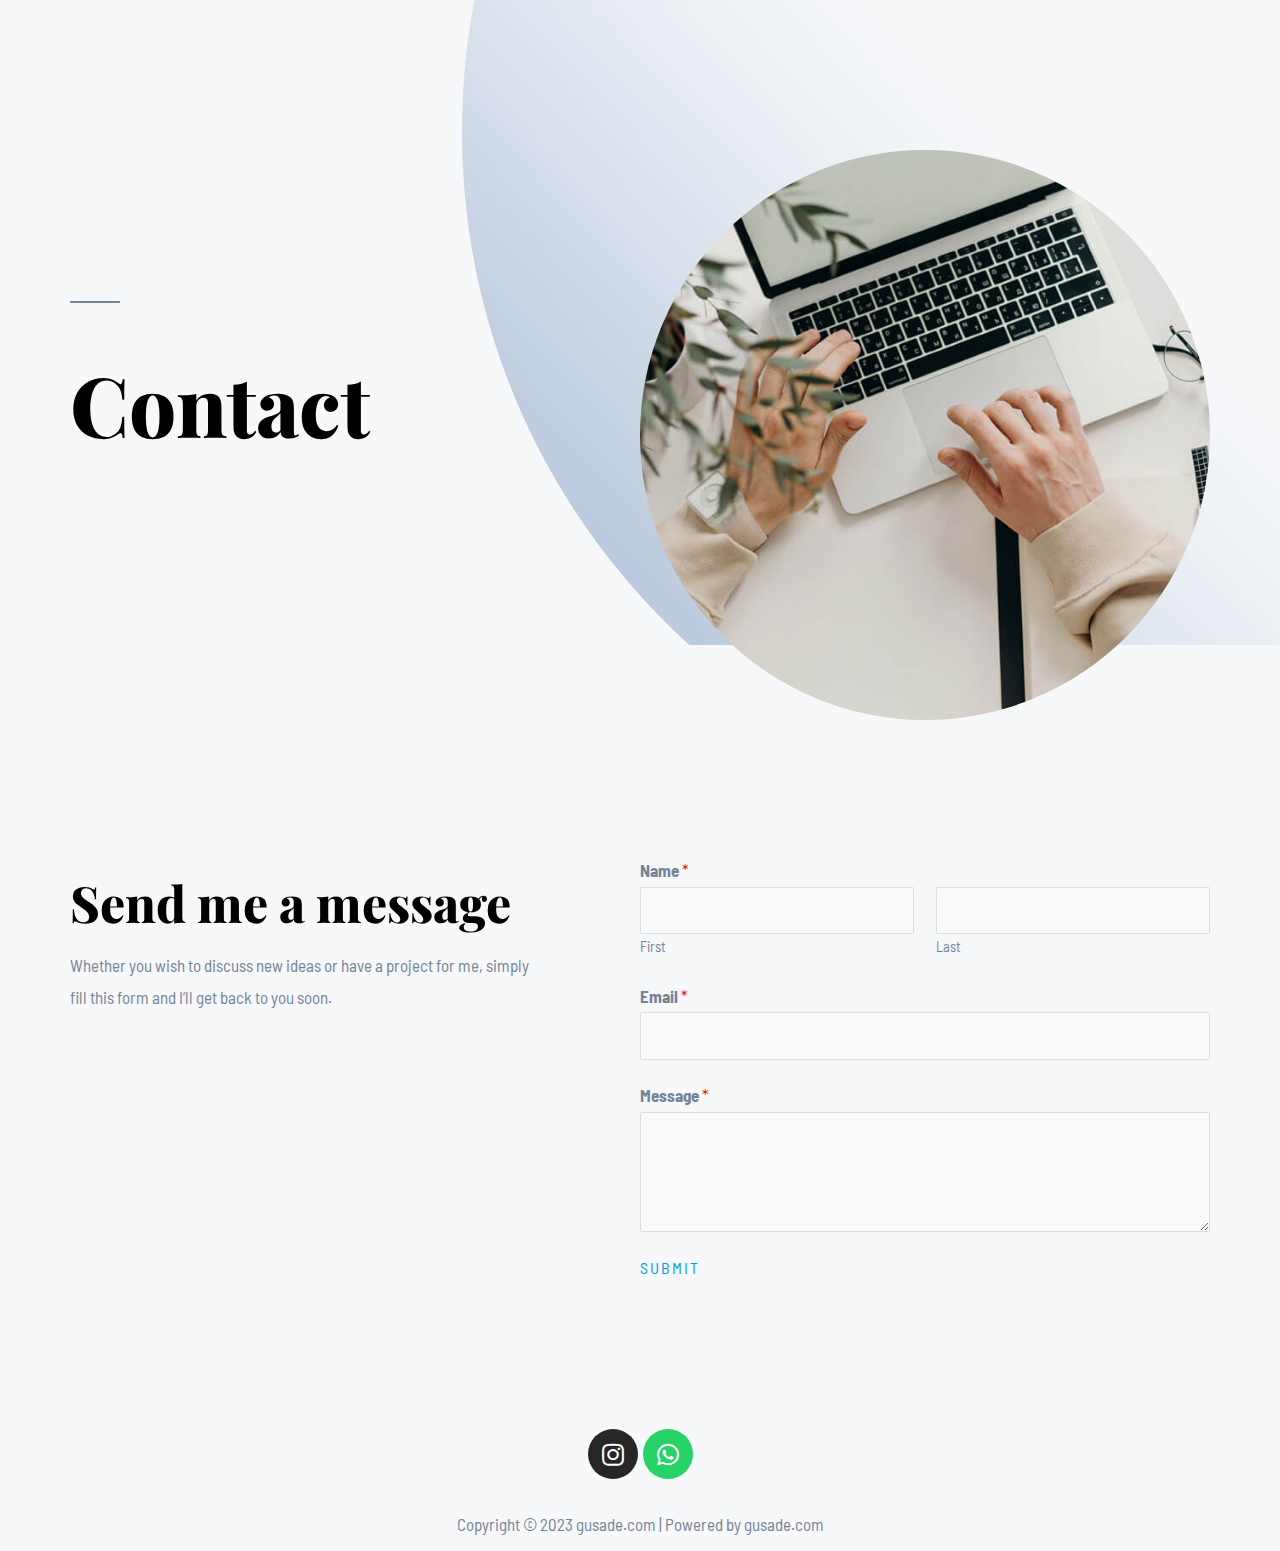
<file: contact/index.html>
<!DOCTYPE html>
<html lang="id">
<head>
<meta charset="UTF-8">
<meta name="viewport" content="width=device-width, initial-scale=1">
<link rel="profile" href="https://gmpg.org/xfn/11">

<title>Contact &#8211; gusade.com</title>
<meta name="robots" content="noindex, nofollow">
<link rel="dns-prefetch" href="//fonts.googleapis.com">
<link rel="alternate" type="application/rss+xml" title="gusade.com &raquo; Feed" href="https://mumunney.github.io/gusadesanjaya/feed/">
<link rel="alternate" type="application/rss+xml" title="gusade.com &raquo; Umpan Komentar" href="https://mumunney.github.io/gusadesanjaya/comments/feed/">
<script>
window._wpemojiSettings = {"baseUrl":"https:\/\/s.w.org\/images\/core\/emoji\/14.0.0\/72x72\/","ext":".png","svgUrl":"https:\/\/s.w.org\/images\/core\/emoji\/14.0.0\/svg\/","svgExt":".svg","source":{"concatemoji":"https:\/\/mumunney.github.io\/gusadesanjaya\/wp-includes\/js\/wp-emoji-release.min.js?ver=6.1.1"}};
/*! This file is auto-generated */
!function(e,a,t){var n,r,o,i=a.createElement("canvas"),p=i.getContext&&i.getContext("2d");function s(e,t){var a=String.fromCharCode,e=(p.clearRect(0,0,i.width,i.height),p.fillText(a.apply(this,e),0,0),i.toDataURL());return p.clearRect(0,0,i.width,i.height),p.fillText(a.apply(this,t),0,0),e===i.toDataURL()}function c(e){var t=a.createElement("script");t.src=e,t.defer=t.type="text/javascript",a.getElementsByTagName("head")[0].appendChild(t)}for(o=Array("flag","emoji"),t.supports={everything:!0,everythingExceptFlag:!0},r=0;r<o.length;r++)t.supports[o[r]]=function(e){if(p&&p.fillText)switch(p.textBaseline="top",p.font="600 32px Arial",e){case"flag":return s([127987,65039,8205,9895,65039],[127987,65039,8203,9895,65039])?!1:!s([55356,56826,55356,56819],[55356,56826,8203,55356,56819])&&!s([55356,57332,56128,56423,56128,56418,56128,56421,56128,56430,56128,56423,56128,56447],[55356,57332,8203,56128,56423,8203,56128,56418,8203,56128,56421,8203,56128,56430,8203,56128,56423,8203,56128,56447]);case"emoji":return!s([129777,127995,8205,129778,127999],[129777,127995,8203,129778,127999])}return!1}(o[r]),t.supports.everything=t.supports.everything&&t.supports[o[r]],"flag"!==o[r]&&(t.supports.everythingExceptFlag=t.supports.everythingExceptFlag&&t.supports[o[r]]);t.supports.everythingExceptFlag=t.supports.everythingExceptFlag&&!t.supports.flag,t.DOMReady=!1,t.readyCallback=function(){t.DOMReady=!0},t.supports.everything||(n=function(){t.readyCallback()},a.addEventListener?(a.addEventListener("DOMContentLoaded",n,!1),e.addEventListener("load",n,!1)):(e.attachEvent("onload",n),a.attachEvent("onreadystatechange",function(){"complete"===a.readyState&&t.readyCallback()})),(e=t.source||{}).concatemoji?c(e.concatemoji):e.wpemoji&&e.twemoji&&(c(e.twemoji),c(e.wpemoji)))}(window,document,window._wpemojiSettings);
</script>
<style>img.wp-smiley,
img.emoji {
	display: inline !important;
	border: none !important;
	box-shadow: none !important;
	height: 1em !important;
	width: 1em !important;
	margin: 0 0.07em !important;
	vertical-align: -0.1em !important;
	background: none !important;
	padding: 0 !important;
}</style>
	<link rel="stylesheet" id="astra-theme-css-css" href="https://mumunney.github.io/gusadesanjaya/wp-content/themes/astra/assets/css/minified/main.min.css?ver=4.0.2" media="all">
<style id="astra-theme-css-inline-css">.ast-no-sidebar .entry-content .alignfull {margin-left: calc( -50vw + 50%);margin-right: calc( -50vw + 50%);max-width: 100vw;width: 100vw;}.ast-no-sidebar .entry-content .alignwide {margin-left: calc(-41vw + 50%);margin-right: calc(-41vw + 50%);max-width: unset;width: unset;}.ast-no-sidebar .entry-content .alignfull .alignfull,.ast-no-sidebar .entry-content .alignfull .alignwide,.ast-no-sidebar .entry-content .alignwide .alignfull,.ast-no-sidebar .entry-content .alignwide .alignwide,.ast-no-sidebar .entry-content .wp-block-column .alignfull,.ast-no-sidebar .entry-content .wp-block-column .alignwide{width: 100%;margin-left: auto;margin-right: auto;}.wp-block-gallery,.blocks-gallery-grid {margin: 0;}.wp-block-separator {max-width: 100px;}.wp-block-separator.is-style-wide,.wp-block-separator.is-style-dots {max-width: none;}.entry-content .has-2-columns .wp-block-column:first-child {padding-right: 10px;}.entry-content .has-2-columns .wp-block-column:last-child {padding-left: 10px;}@media (max-width: 782px) {.entry-content .wp-block-columns .wp-block-column {flex-basis: 100%;}.entry-content .has-2-columns .wp-block-column:first-child {padding-right: 0;}.entry-content .has-2-columns .wp-block-column:last-child {padding-left: 0;}}body .entry-content .wp-block-latest-posts {margin-left: 0;}body .entry-content .wp-block-latest-posts li {list-style: none;}.ast-no-sidebar .ast-container .entry-content .wp-block-latest-posts {margin-left: 0;}.ast-header-break-point .entry-content .alignwide {margin-left: auto;margin-right: auto;}.entry-content .blocks-gallery-item img {margin-bottom: auto;}.wp-block-pullquote {border-top: 4px solid #555d66;border-bottom: 4px solid #555d66;color: #40464d;}:root{--ast-container-default-xlg-padding:6.67em;--ast-container-default-lg-padding:5.67em;--ast-container-default-slg-padding:4.34em;--ast-container-default-md-padding:3.34em;--ast-container-default-sm-padding:6.67em;--ast-container-default-xs-padding:2.4em;--ast-container-default-xxs-padding:1.4em;--ast-code-block-background:#EEEEEE;--ast-comment-inputs-background:#FAFAFA;}html{font-size:106.25%;}a,.page-title{color:var(--ast-global-color-2);}a:hover,a:focus{color:var(--ast-global-color-1);}body,button,input,select,textarea,.ast-button,.ast-custom-button{font-family:'Barlow Semi Condensed',sans-serif;font-weight:400;font-size:17px;font-size:1rem;}blockquote{color:var(--ast-global-color-3);}h1,.entry-content h1,h2,.entry-content h2,h3,.entry-content h3,h4,.entry-content h4,h5,.entry-content h5,h6,.entry-content h6,.site-title,.site-title a{font-family:'Barlow Semi Condensed',sans-serif;font-weight:500;}.site-title{font-size:35px;font-size:2.0588235294118rem;display:none;}.site-header .site-description{font-size:15px;font-size:0.88235294117647rem;display:none;}.entry-title{font-size:30px;font-size:1.7647058823529rem;}h1,.entry-content h1{font-size:83px;font-size:4.8823529411765rem;font-weight:800;font-family:'Playfair Display',serif;line-height:1.1em;}h2,.entry-content h2{font-size:50px;font-size:2.9411764705882rem;font-weight:800;font-family:'Playfair Display',serif;line-height:1.1em;}h3,.entry-content h3{font-size:35px;font-size:2.0588235294118rem;font-weight:800;font-family:'Playfair Display',serif;line-height:1.2em;}h4,.entry-content h4{font-size:22px;font-size:1.2941176470588rem;font-family:'Barlow Semi Condensed',sans-serif;}h5,.entry-content h5{font-size:20px;font-size:1.1764705882353rem;font-family:'Barlow Semi Condensed',sans-serif;}h6,.entry-content h6{font-size:17px;font-size:1rem;font-family:'Barlow Semi Condensed',sans-serif;}::selection{background-color:var(--ast-global-color-0);color:#ffffff;}body,h1,.entry-title a,.entry-content h1,h2,.entry-content h2,h3,.entry-content h3,h4,.entry-content h4,h5,.entry-content h5,h6,.entry-content h6{color:var(--ast-global-color-3);}.tagcloud a:hover,.tagcloud a:focus,.tagcloud a.current-item{color:#ffffff;border-color:var(--ast-global-color-2);background-color:var(--ast-global-color-2);}input:focus,input[type="text"]:focus,input[type="email"]:focus,input[type="url"]:focus,input[type="password"]:focus,input[type="reset"]:focus,input[type="search"]:focus,textarea:focus{border-color:var(--ast-global-color-2);}input[type="radio"]:checked,input[type=reset],input[type="checkbox"]:checked,input[type="checkbox"]:hover:checked,input[type="checkbox"]:focus:checked,input[type=range]::-webkit-slider-thumb{border-color:var(--ast-global-color-2);background-color:var(--ast-global-color-2);box-shadow:none;}.site-footer a:hover + .post-count,.site-footer a:focus + .post-count{background:var(--ast-global-color-2);border-color:var(--ast-global-color-2);}.single .nav-links .nav-previous,.single .nav-links .nav-next{color:var(--ast-global-color-2);}.entry-meta,.entry-meta *{line-height:1.45;color:var(--ast-global-color-2);}.entry-meta a:hover,.entry-meta a:hover *,.entry-meta a:focus,.entry-meta a:focus *,.page-links > .page-link,.page-links .page-link:hover,.post-navigation a:hover{color:var(--ast-global-color-1);}#cat option,.secondary .calendar_wrap thead a,.secondary .calendar_wrap thead a:visited{color:var(--ast-global-color-2);}.secondary .calendar_wrap #today,.ast-progress-val span{background:var(--ast-global-color-2);}.secondary a:hover + .post-count,.secondary a:focus + .post-count{background:var(--ast-global-color-2);border-color:var(--ast-global-color-2);}.calendar_wrap #today > a{color:#ffffff;}.page-links .page-link,.single .post-navigation a{color:var(--ast-global-color-2);}.widget-title{font-size:24px;font-size:1.4117647058824rem;color:var(--ast-global-color-3);}.site-logo-img img{ transition:all 0.2s linear;}.ast-page-builder-template .hentry {margin: 0;}.ast-page-builder-template .site-content > .ast-container {max-width: 100%;padding: 0;}.ast-page-builder-template .site-content #primary {padding: 0;margin: 0;}.ast-page-builder-template .no-results {text-align: center;margin: 4em auto;}.ast-page-builder-template .ast-pagination {padding: 2em;}.ast-page-builder-template .entry-header.ast-no-title.ast-no-thumbnail {margin-top: 0;}.ast-page-builder-template .entry-header.ast-header-without-markup {margin-top: 0;margin-bottom: 0;}.ast-page-builder-template .entry-header.ast-no-title.ast-no-meta {margin-bottom: 0;}.ast-page-builder-template.single .post-navigation {padding-bottom: 2em;}.ast-page-builder-template.single-post .site-content > .ast-container {max-width: 100%;}.ast-page-builder-template .entry-header {margin-top: 4em;margin-left: auto;margin-right: auto;padding-left: 20px;padding-right: 20px;}.single.ast-page-builder-template .entry-header {padding-left: 20px;padding-right: 20px;}.ast-page-builder-template .ast-archive-description {margin: 4em auto 0;padding-left: 20px;padding-right: 20px;}.ast-page-builder-template.ast-no-sidebar .entry-content .alignwide {margin-left: 0;margin-right: 0;}@media (max-width:921px){#ast-desktop-header{display:none;}}@media (min-width:921px){#ast-mobile-header{display:none;}}.wp-block-buttons.aligncenter{justify-content:center;}@media (max-width:921px){.ast-theme-transparent-header #primary,.ast-theme-transparent-header #secondary{padding:0;}}@media (max-width:921px){.ast-plain-container.ast-no-sidebar #primary{padding:0;}}.ast-plain-container.ast-no-sidebar #primary{margin-top:0;margin-bottom:0;}@media (min-width:1200px){.wp-block-group .has-background{padding:20px;}}@media (min-width:1200px){.ast-no-sidebar.ast-separate-container .entry-content .wp-block-group.alignwide,.ast-no-sidebar.ast-separate-container .entry-content .wp-block-cover.alignwide{margin-left:-20px;margin-right:-20px;padding-left:20px;padding-right:20px;}.ast-no-sidebar.ast-separate-container .entry-content .wp-block-cover.alignfull,.ast-no-sidebar.ast-separate-container .entry-content .wp-block-group.alignfull{margin-left:-6.67em;margin-right:-6.67em;padding-left:6.67em;padding-right:6.67em;}}@media (min-width:1200px){.wp-block-cover-image.alignwide .wp-block-cover__inner-container,.wp-block-cover.alignwide .wp-block-cover__inner-container,.wp-block-cover-image.alignfull .wp-block-cover__inner-container,.wp-block-cover.alignfull .wp-block-cover__inner-container{width:100%;}}.wp-block-columns{margin-bottom:unset;}.wp-block-image.size-full{margin:2rem 0;}.wp-block-separator.has-background{padding:0;}.wp-block-gallery{margin-bottom:1.6em;}.wp-block-group{padding-top:4em;padding-bottom:4em;}.wp-block-group__inner-container .wp-block-columns:last-child,.wp-block-group__inner-container :last-child,.wp-block-table table{margin-bottom:0;}.blocks-gallery-grid{width:100%;}.wp-block-navigation-link__content{padding:5px 0;}.wp-block-group .wp-block-group .has-text-align-center,.wp-block-group .wp-block-column .has-text-align-center{max-width:100%;}.has-text-align-center{margin:0 auto;}@media (min-width:1200px){.wp-block-cover__inner-container,.alignwide .wp-block-group__inner-container,.alignfull .wp-block-group__inner-container{max-width:1200px;margin:0 auto;}.wp-block-group.alignnone,.wp-block-group.aligncenter,.wp-block-group.alignleft,.wp-block-group.alignright,.wp-block-group.alignwide,.wp-block-columns.alignwide{margin:2rem 0 1rem 0;}}@media (max-width:1200px){.wp-block-group{padding:3em;}.wp-block-group .wp-block-group{padding:1.5em;}.wp-block-columns,.wp-block-column{margin:1rem 0;}}@media (min-width:921px){.wp-block-columns .wp-block-group{padding:2em;}}@media (max-width:544px){.wp-block-cover-image .wp-block-cover__inner-container,.wp-block-cover .wp-block-cover__inner-container{width:unset;}.wp-block-cover,.wp-block-cover-image{padding:2em 0;}.wp-block-group,.wp-block-cover{padding:2em;}.wp-block-media-text__media img,.wp-block-media-text__media video{width:unset;max-width:100%;}.wp-block-media-text.has-background .wp-block-media-text__content{padding:1em;}}.wp-block-image.aligncenter{margin-left:auto;margin-right:auto;}.wp-block-table.aligncenter{margin-left:auto;margin-right:auto;}@media (min-width:544px){.entry-content .wp-block-media-text.has-media-on-the-right .wp-block-media-text__content{padding:0 8% 0 0;}.entry-content .wp-block-media-text .wp-block-media-text__content{padding:0 0 0 8%;}.ast-plain-container .site-content .entry-content .has-custom-content-position.is-position-bottom-left > *,.ast-plain-container .site-content .entry-content .has-custom-content-position.is-position-bottom-right > *,.ast-plain-container .site-content .entry-content .has-custom-content-position.is-position-top-left > *,.ast-plain-container .site-content .entry-content .has-custom-content-position.is-position-top-right > *,.ast-plain-container .site-content .entry-content .has-custom-content-position.is-position-center-right > *,.ast-plain-container .site-content .entry-content .has-custom-content-position.is-position-center-left > *{margin:0;}}@media (max-width:544px){.entry-content .wp-block-media-text .wp-block-media-text__content{padding:8% 0;}.wp-block-media-text .wp-block-media-text__media img{width:auto;max-width:100%;}}.wp-block-button.is-style-outline .wp-block-button__link{border-color:rgba(0,0,0,0);border-top-width:2px;border-right-width:2px;border-bottom-width:2px;border-left-width:2px;}.wp-block-button.is-style-outline > .wp-block-button__link:not(.has-text-color),.wp-block-button.wp-block-button__link.is-style-outline:not(.has-text-color){color:rgba(0,0,0,0);}.wp-block-button.is-style-outline .wp-block-button__link:hover,.wp-block-button.is-style-outline .wp-block-button__link:focus{color:var(--ast-global-color-2) !important;background-color:rgba(0,0,0,0);border-color:rgba(0,0,0,0);}.post-page-numbers.current .page-link,.ast-pagination .page-numbers.current{color:#ffffff;border-color:var(--ast-global-color-0);background-color:var(--ast-global-color-0);border-radius:2px;}@media (max-width:921px){.wp-block-button.is-style-outline .wp-block-button__link{padding-top:calc(15px - 2px);padding-right:calc(30px - 2px);padding-bottom:calc(15px - 2px);padding-left:calc(30px - 2px);}}@media (max-width:544px){.wp-block-button.is-style-outline .wp-block-button__link{padding-top:calc(15px - 2px);padding-right:calc(30px - 2px);padding-bottom:calc(15px - 2px);padding-left:calc(30px - 2px);}}@media (min-width:544px){.entry-content > .alignleft{margin-right:20px;}.entry-content > .alignright{margin-left:20px;}.wp-block-group.has-background{padding:20px;}}@media (max-width:921px){.ast-separate-container #primary,.ast-separate-container #secondary{padding:1.5em 0;}#primary,#secondary{padding:1.5em 0;margin:0;}.ast-left-sidebar #content > .ast-container{display:flex;flex-direction:column-reverse;width:100%;}.ast-separate-container .ast-article-post,.ast-separate-container .ast-article-single{padding:1.5em 2.14em;}.ast-author-box img.avatar{margin:20px 0 0 0;}}@media (min-width:922px){.ast-separate-container.ast-right-sidebar #primary,.ast-separate-container.ast-left-sidebar #primary{border:0;}.search-no-results.ast-separate-container #primary{margin-bottom:4em;}}.elementor-button-wrapper .elementor-button{border-style:solid;text-decoration:none;border-top-width:0;border-right-width:0;border-left-width:0;border-bottom-width:0;}body .elementor-button.elementor-size-sm,body .elementor-button.elementor-size-xs,body .elementor-button.elementor-size-md,body .elementor-button.elementor-size-lg,body .elementor-button.elementor-size-xl,body .elementor-button{border-radius:2px;padding-top:0px;padding-right:0px;padding-bottom:0px;padding-left:0px;}.elementor-button-wrapper .elementor-button{border-color:rgba(0,0,0,0);background-color:rgba(0,0,0,0);}.elementor-button-wrapper .elementor-button:hover,.elementor-button-wrapper .elementor-button:focus{color:var(--ast-global-color-2);background-color:rgba(0,0,0,0);border-color:rgba(0,0,0,0);}.wp-block-button .wp-block-button__link ,.elementor-button-wrapper .elementor-button,.elementor-button-wrapper .elementor-button:visited{color:var(--ast-global-color-0);}.elementor-button-wrapper .elementor-button{font-size:16px;font-size:0.94117647058824rem;line-height:1em;text-transform:uppercase;letter-spacing:2px;}body .elementor-button.elementor-size-sm,body .elementor-button.elementor-size-xs,body .elementor-button.elementor-size-md,body .elementor-button.elementor-size-lg,body .elementor-button.elementor-size-xl,body .elementor-button{font-size:16px;font-size:0.94117647058824rem;}.wp-block-button .wp-block-button__link:hover,.wp-block-button .wp-block-button__link:focus{color:var(--ast-global-color-2);background-color:rgba(0,0,0,0);border-color:rgba(0,0,0,0);}.elementor-widget-heading h1.elementor-heading-title{line-height:1.1em;}.elementor-widget-heading h2.elementor-heading-title{line-height:1.1em;}.elementor-widget-heading h3.elementor-heading-title{line-height:1.2em;}.wp-block-button .wp-block-button__link{border:none;background-color:rgba(0,0,0,0);color:var(--ast-global-color-0);font-family:inherit;font-weight:inherit;line-height:1em;text-transform:uppercase;letter-spacing:2px;font-size:16px;font-size:0.94117647058824rem;border-radius:2px;padding:15px 30px;}.wp-block-button.is-style-outline .wp-block-button__link{border-style:solid;border-top-width:2px;border-right-width:2px;border-left-width:2px;border-bottom-width:2px;border-color:rgba(0,0,0,0);padding-top:calc(15px - 2px);padding-right:calc(30px - 2px);padding-bottom:calc(15px - 2px);padding-left:calc(30px - 2px);}@media (max-width:921px){.wp-block-button .wp-block-button__link{border:none;padding:15px 30px;}.wp-block-button.is-style-outline .wp-block-button__link{padding-top:calc(15px - 2px);padding-right:calc(30px - 2px);padding-bottom:calc(15px - 2px);padding-left:calc(30px - 2px);}}@media (max-width:544px){.wp-block-button .wp-block-button__link{border:none;padding:15px 30px;}.wp-block-button.is-style-outline .wp-block-button__link{padding-top:calc(15px - 2px);padding-right:calc(30px - 2px);padding-bottom:calc(15px - 2px);padding-left:calc(30px - 2px);}}.menu-toggle,button,.ast-button,.ast-custom-button,.button,input#submit,input[type="button"],input[type="submit"],input[type="reset"]{border-style:solid;border-top-width:0;border-right-width:0;border-left-width:0;border-bottom-width:0;color:var(--ast-global-color-0);border-color:rgba(0,0,0,0);background-color:rgba(0,0,0,0);border-radius:2px;padding-top:0px;padding-right:0px;padding-bottom:0px;padding-left:0px;font-family:inherit;font-weight:inherit;font-size:16px;font-size:0.94117647058824rem;line-height:1em;text-transform:uppercase;letter-spacing:2px;}button:focus,.menu-toggle:hover,button:hover,.ast-button:hover,.ast-custom-button:hover .button:hover,.ast-custom-button:hover ,input[type=reset]:hover,input[type=reset]:focus,input#submit:hover,input#submit:focus,input[type="button"]:hover,input[type="button"]:focus,input[type="submit"]:hover,input[type="submit"]:focus{color:var(--ast-global-color-2);background-color:rgba(0,0,0,0);border-color:rgba(0,0,0,0);}@media (min-width:544px){.ast-container{max-width:100%;}}@media (max-width:544px){.ast-separate-container .ast-article-post,.ast-separate-container .ast-article-single,.ast-separate-container .comments-title,.ast-separate-container .ast-archive-description{padding:1.5em 1em;}.ast-separate-container #content .ast-container{padding-left:0.54em;padding-right:0.54em;}.ast-separate-container .ast-comment-list li.depth-1{padding:1.5em 1em;margin-bottom:1.5em;}.ast-separate-container .ast-comment-list .bypostauthor{padding:.5em;}.ast-search-menu-icon.ast-dropdown-active .search-field{width:170px;}}@media (max-width:921px){.ast-mobile-header-stack .main-header-bar .ast-search-menu-icon{display:inline-block;}.ast-header-break-point.ast-header-custom-item-outside .ast-mobile-header-stack .main-header-bar .ast-search-icon{margin:0;}.ast-comment-avatar-wrap img{max-width:2.5em;}.ast-separate-container .ast-comment-list li.depth-1{padding:1.5em 2.14em;}.ast-separate-container .comment-respond{padding:2em 2.14em;}.ast-comment-meta{padding:0 1.8888em 1.3333em;}}body,.ast-separate-container{background-color:var(--ast-global-color-4);;background-image:none;;}.ast-no-sidebar.ast-separate-container .entry-content .alignfull {margin-left: -6.67em;margin-right: -6.67em;width: auto;}@media (max-width: 1200px) {.ast-no-sidebar.ast-separate-container .entry-content .alignfull {margin-left: -2.4em;margin-right: -2.4em;}}@media (max-width: 768px) {.ast-no-sidebar.ast-separate-container .entry-content .alignfull {margin-left: -2.14em;margin-right: -2.14em;}}@media (max-width: 544px) {.ast-no-sidebar.ast-separate-container .entry-content .alignfull {margin-left: -1em;margin-right: -1em;}}.ast-no-sidebar.ast-separate-container .entry-content .alignwide {margin-left: -20px;margin-right: -20px;}.ast-no-sidebar.ast-separate-container .entry-content .wp-block-column .alignfull,.ast-no-sidebar.ast-separate-container .entry-content .wp-block-column .alignwide {margin-left: auto;margin-right: auto;width: 100%;}@media (max-width:921px){.site-title{display:none;}.site-header .site-description{display:none;}.entry-title{font-size:30px;}h1,.entry-content h1{font-size:60px;}h2,.entry-content h2{font-size:43px;}h3,.entry-content h3{font-size:30px;}}@media (max-width:544px){.site-title{display:none;}.site-header .site-description{display:none;}.entry-title{font-size:30px;}h1,.entry-content h1{font-size:45px;}h2,.entry-content h2{font-size:35px;}h3,.entry-content h3{font-size:20px;}}@media (max-width:921px){html{font-size:96.9%;}}@media (max-width:544px){html{font-size:96.9%;}}@media (min-width:922px){.ast-container{max-width:1240px;}}@media (min-width:922px){.site-content .ast-container{display:flex;}}@media (max-width:921px){.site-content .ast-container{flex-direction:column;}}@media (min-width:922px){.main-header-menu .sub-menu .menu-item.ast-left-align-sub-menu:hover > .sub-menu,.main-header-menu .sub-menu .menu-item.ast-left-align-sub-menu.focus > .sub-menu{margin-left:-0px;}}.ast-theme-transparent-header [data-section="section-header-mobile-trigger"] .ast-button-wrap .mobile-menu-toggle-icon .ast-mobile-svg{fill:var(--ast-global-color-2);}.ast-theme-transparent-header [data-section="section-header-mobile-trigger"] .ast-button-wrap .mobile-menu-wrap .mobile-menu{color:var(--ast-global-color-2);}.ast-theme-transparent-header [data-section="section-header-mobile-trigger"] .ast-button-wrap .ast-mobile-menu-trigger-minimal{background:transparent;}blockquote {padding: 1.2em;}:root .has-ast-global-color-0-color{color:var(--ast-global-color-0);}:root .has-ast-global-color-0-background-color{background-color:var(--ast-global-color-0);}:root .wp-block-button .has-ast-global-color-0-color{color:var(--ast-global-color-0);}:root .wp-block-button .has-ast-global-color-0-background-color{background-color:var(--ast-global-color-0);}:root .has-ast-global-color-1-color{color:var(--ast-global-color-1);}:root .has-ast-global-color-1-background-color{background-color:var(--ast-global-color-1);}:root .wp-block-button .has-ast-global-color-1-color{color:var(--ast-global-color-1);}:root .wp-block-button .has-ast-global-color-1-background-color{background-color:var(--ast-global-color-1);}:root .has-ast-global-color-2-color{color:var(--ast-global-color-2);}:root .has-ast-global-color-2-background-color{background-color:var(--ast-global-color-2);}:root .wp-block-button .has-ast-global-color-2-color{color:var(--ast-global-color-2);}:root .wp-block-button .has-ast-global-color-2-background-color{background-color:var(--ast-global-color-2);}:root .has-ast-global-color-3-color{color:var(--ast-global-color-3);}:root .has-ast-global-color-3-background-color{background-color:var(--ast-global-color-3);}:root .wp-block-button .has-ast-global-color-3-color{color:var(--ast-global-color-3);}:root .wp-block-button .has-ast-global-color-3-background-color{background-color:var(--ast-global-color-3);}:root .has-ast-global-color-4-color{color:var(--ast-global-color-4);}:root .has-ast-global-color-4-background-color{background-color:var(--ast-global-color-4);}:root .wp-block-button .has-ast-global-color-4-color{color:var(--ast-global-color-4);}:root .wp-block-button .has-ast-global-color-4-background-color{background-color:var(--ast-global-color-4);}:root .has-ast-global-color-5-color{color:var(--ast-global-color-5);}:root .has-ast-global-color-5-background-color{background-color:var(--ast-global-color-5);}:root .wp-block-button .has-ast-global-color-5-color{color:var(--ast-global-color-5);}:root .wp-block-button .has-ast-global-color-5-background-color{background-color:var(--ast-global-color-5);}:root .has-ast-global-color-6-color{color:var(--ast-global-color-6);}:root .has-ast-global-color-6-background-color{background-color:var(--ast-global-color-6);}:root .wp-block-button .has-ast-global-color-6-color{color:var(--ast-global-color-6);}:root .wp-block-button .has-ast-global-color-6-background-color{background-color:var(--ast-global-color-6);}:root .has-ast-global-color-7-color{color:var(--ast-global-color-7);}:root .has-ast-global-color-7-background-color{background-color:var(--ast-global-color-7);}:root .wp-block-button .has-ast-global-color-7-color{color:var(--ast-global-color-7);}:root .wp-block-button .has-ast-global-color-7-background-color{background-color:var(--ast-global-color-7);}:root .has-ast-global-color-8-color{color:var(--ast-global-color-8);}:root .has-ast-global-color-8-background-color{background-color:var(--ast-global-color-8);}:root .wp-block-button .has-ast-global-color-8-color{color:var(--ast-global-color-8);}:root .wp-block-button .has-ast-global-color-8-background-color{background-color:var(--ast-global-color-8);}:root{--ast-global-color-0:#009bdf;--ast-global-color-1:#009bdf;--ast-global-color-2:#000000;--ast-global-color-3:#758398;--ast-global-color-4:#f6f8fa;--ast-global-color-5:#ffffff;--ast-global-color-6:#243673;--ast-global-color-7:#FBFCFF;--ast-global-color-8:#BFD1FF;}:root {--ast-border-color : #dddddd;}.ast-single-entry-banner {-js-display: flex;display: flex;flex-direction: column;justify-content: center;text-align: center;position: relative;background: #eeeeee;}.ast-single-entry-banner[data-banner-layout="layout-1"] {max-width: 1200px;background: inherit;padding: 20px 0;}.ast-single-entry-banner[data-banner-width-type="custom"] {margin: 0 auto;width: 100%;}.ast-single-entry-banner + .site-content .entry-header {margin-bottom: 0;}header.entry-header .entry-title{font-size:30px;font-size:1.7647058823529rem;}header.entry-header > *:not(:last-child){margin-bottom:10px;}.ast-archive-entry-banner {-js-display: flex;display: flex;flex-direction: column;justify-content: center;text-align: center;position: relative;background: #eeeeee;}.ast-archive-entry-banner[data-banner-width-type="custom"] {margin: 0 auto;width: 100%;}.ast-archive-entry-banner[data-banner-layout="layout-1"] {background: inherit;padding: 20px 0;text-align: left;}body.archive .ast-archive-description{max-width:1200px;width:100%;text-align:left;padding-top:3em;padding-right:3em;padding-bottom:3em;padding-left:3em;}body.archive .ast-archive-description .ast-archive-title,body.archive .ast-archive-description .ast-archive-title *{font-size:40px;font-size:2.3529411764706rem;}body.archive .ast-archive-description > *:not(:last-child){margin-bottom:10px;}@media (max-width:921px){body.archive .ast-archive-description{text-align:left;}}@media (max-width:544px){body.archive .ast-archive-description{text-align:left;}}.ast-theme-transparent-header #masthead .site-logo-img .transparent-custom-logo .astra-logo-svg{width:150px;}.ast-theme-transparent-header #masthead .site-logo-img .transparent-custom-logo img{ max-width:150px;}@media (max-width:921px){.ast-theme-transparent-header #masthead .site-logo-img .transparent-custom-logo .astra-logo-svg{width:120px;}.ast-theme-transparent-header #masthead .site-logo-img .transparent-custom-logo img{ max-width:120px;}}@media (max-width:543px){.ast-theme-transparent-header #masthead .site-logo-img .transparent-custom-logo .astra-logo-svg{width:100px;}.ast-theme-transparent-header #masthead .site-logo-img .transparent-custom-logo img{ max-width:100px;}}@media (min-width:921px){.ast-theme-transparent-header #masthead{position:absolute;left:0;right:0;}.ast-theme-transparent-header .main-header-bar,.ast-theme-transparent-header.ast-header-break-point .main-header-bar{background:none;}body.elementor-editor-active.ast-theme-transparent-header #masthead,.fl-builder-edit .ast-theme-transparent-header #masthead,body.vc_editor.ast-theme-transparent-header #masthead,body.brz-ed.ast-theme-transparent-header #masthead{z-index:0;}.ast-header-break-point.ast-replace-site-logo-transparent.ast-theme-transparent-header .custom-mobile-logo-link{display:none;}.ast-header-break-point.ast-replace-site-logo-transparent.ast-theme-transparent-header .transparent-custom-logo{display:inline-block;}.ast-theme-transparent-header .ast-above-header,.ast-theme-transparent-header .ast-above-header.ast-above-header-bar{background-image:none;background-color:transparent;}.ast-theme-transparent-header .ast-below-header{background-image:none;background-color:transparent;}}.ast-theme-transparent-header .ast-builder-menu .main-header-menu,.ast-theme-transparent-header .ast-builder-menu .main-header-menu .menu-link,.ast-theme-transparent-header [CLASS*="ast-builder-menu-"] .main-header-menu .menu-item > .menu-link,.ast-theme-transparent-header .ast-masthead-custom-menu-items,.ast-theme-transparent-header .ast-masthead-custom-menu-items a,.ast-theme-transparent-header .ast-builder-menu .main-header-menu .menu-item > .ast-menu-toggle,.ast-theme-transparent-header .ast-builder-menu .main-header-menu .menu-item > .ast-menu-toggle,.ast-theme-transparent-header .ast-above-header-navigation a,.ast-header-break-point.ast-theme-transparent-header .ast-above-header-navigation a,.ast-header-break-point.ast-theme-transparent-header .ast-above-header-navigation > ul.ast-above-header-menu > .menu-item-has-children:not(.current-menu-item) > .ast-menu-toggle,.ast-theme-transparent-header .ast-below-header-menu,.ast-theme-transparent-header .ast-below-header-menu a,.ast-header-break-point.ast-theme-transparent-header .ast-below-header-menu a,.ast-header-break-point.ast-theme-transparent-header .ast-below-header-menu,.ast-theme-transparent-header .main-header-menu .menu-link{color:var(--ast-global-color-2);}.ast-theme-transparent-header .ast-builder-menu .main-header-menu .menu-item:hover > .menu-link,.ast-theme-transparent-header .ast-builder-menu .main-header-menu .menu-item:hover > .ast-menu-toggle,.ast-theme-transparent-header .ast-builder-menu .main-header-menu .ast-masthead-custom-menu-items a:hover,.ast-theme-transparent-header .ast-builder-menu .main-header-menu .focus > .menu-link,.ast-theme-transparent-header .ast-builder-menu .main-header-menu .focus > .ast-menu-toggle,.ast-theme-transparent-header .ast-builder-menu .main-header-menu .current-menu-item > .menu-link,.ast-theme-transparent-header .ast-builder-menu .main-header-menu .current-menu-ancestor > .menu-link,.ast-theme-transparent-header .ast-builder-menu .main-header-menu .current-menu-item > .ast-menu-toggle,.ast-theme-transparent-header .ast-builder-menu .main-header-menu .current-menu-ancestor > .ast-menu-toggle,.ast-theme-transparent-header [CLASS*="ast-builder-menu-"] .main-header-menu .current-menu-item > .menu-link,.ast-theme-transparent-header [CLASS*="ast-builder-menu-"] .main-header-menu .current-menu-ancestor > .menu-link,.ast-theme-transparent-header [CLASS*="ast-builder-menu-"] .main-header-menu .current-menu-item > .ast-menu-toggle,.ast-theme-transparent-header [CLASS*="ast-builder-menu-"] .main-header-menu .current-menu-ancestor > .ast-menu-toggle,.ast-theme-transparent-header .main-header-menu .menu-item:hover > .menu-link,.ast-theme-transparent-header .main-header-menu .current-menu-item > .menu-link,.ast-theme-transparent-header .main-header-menu .current-menu-ancestor > .menu-link{color:var(--ast-global-color-0);}@media (max-width:921px){.ast-theme-transparent-header #masthead{position:absolute;left:0;right:0;}.ast-theme-transparent-header .main-header-bar,.ast-theme-transparent-header.ast-header-break-point .main-header-bar{background:none;}body.elementor-editor-active.ast-theme-transparent-header #masthead,.fl-builder-edit .ast-theme-transparent-header #masthead,body.vc_editor.ast-theme-transparent-header #masthead,body.brz-ed.ast-theme-transparent-header #masthead{z-index:0;}.ast-header-break-point.ast-replace-site-logo-transparent.ast-theme-transparent-header .custom-mobile-logo-link{display:none;}.ast-header-break-point.ast-replace-site-logo-transparent.ast-theme-transparent-header .transparent-custom-logo{display:inline-block;}.ast-theme-transparent-header .ast-above-header,.ast-theme-transparent-header .ast-above-header.ast-above-header-bar{background-image:none;background-color:transparent;}.ast-theme-transparent-header .ast-below-header{background-image:none;background-color:transparent;}}.ast-theme-transparent-header #ast-desktop-header > [CLASS*="-header-wrap"]:nth-last-child(2) > [CLASS*="-header-bar"],.ast-theme-transparent-header.ast-header-break-point #ast-mobile-header > [CLASS*="-header-wrap"]:nth-last-child(2) > [CLASS*="-header-bar"]{border-bottom-style:none;}.ast-breadcrumbs .trail-browse,.ast-breadcrumbs .trail-items,.ast-breadcrumbs .trail-items li{display:inline-block;margin:0;padding:0;border:none;background:inherit;text-indent:0;}.ast-breadcrumbs .trail-browse{font-size:inherit;font-style:inherit;font-weight:inherit;color:inherit;}.ast-breadcrumbs .trail-items{list-style:none;}.trail-items li::after{padding:0 0.3em;content:"\00bb";}.trail-items li:last-of-type::after{display:none;}h1,.entry-content h1,h2,.entry-content h2,h3,.entry-content h3,h4,.entry-content h4,h5,.entry-content h5,h6,.entry-content h6{color:var(--ast-global-color-2);}@media (max-width:921px){.ast-builder-grid-row-container.ast-builder-grid-row-tablet-3-firstrow .ast-builder-grid-row > *:first-child,.ast-builder-grid-row-container.ast-builder-grid-row-tablet-3-lastrow .ast-builder-grid-row > *:last-child{grid-column:1 / -1;}}@media (max-width:544px){.ast-builder-grid-row-container.ast-builder-grid-row-mobile-3-firstrow .ast-builder-grid-row > *:first-child,.ast-builder-grid-row-container.ast-builder-grid-row-mobile-3-lastrow .ast-builder-grid-row > *:last-child{grid-column:1 / -1;}}.ast-builder-layout-element[data-section="title_tagline"]{display:flex;}@media (max-width:921px){.ast-header-break-point .ast-builder-layout-element[data-section="title_tagline"]{display:flex;}}@media (max-width:544px){.ast-header-break-point .ast-builder-layout-element[data-section="title_tagline"]{display:flex;}}.ast-desktop .ast-menu-hover-style-underline > .menu-item > .menu-link:before,.ast-desktop .ast-menu-hover-style-overline > .menu-item > .menu-link:before {content: "";position: absolute;width: 100%;right: 50%;height: 1px;background-color: transparent;transform: scale(0,0) translate(-50%,0);transition: transform .3s ease-in-out,color .0s ease-in-out;}.ast-desktop .ast-menu-hover-style-underline > .menu-item:hover > .menu-link:before,.ast-desktop .ast-menu-hover-style-overline > .menu-item:hover > .menu-link:before {width: calc(100% - 1.2em);background-color: currentColor;transform: scale(1,1) translate(50%,0);}.ast-desktop .ast-menu-hover-style-underline > .menu-item > .menu-link:before {bottom: 0;}.ast-desktop .ast-menu-hover-style-overline > .menu-item > .menu-link:before {top: 0;}.ast-desktop .ast-menu-hover-style-zoom > .menu-item > .menu-link:hover {transition: all .3s ease;transform: scale(1.2);}.site-footer{background-color:var(--ast-global-color-5);;background-image:none;;}@media (max-width:921px){.ast-hfb-header .site-footer{padding-left:25px;padding-right:25px;}}.elementor-widget-heading .elementor-heading-title{margin:0;}.elementor-page .ast-menu-toggle{color:unset !important;background:unset !important;}.elementor-post.elementor-grid-item.hentry{margin-bottom:0;}.woocommerce div.product .elementor-element.elementor-products-grid .related.products ul.products li.product,.elementor-element .elementor-wc-products .woocommerce[class*='columns-'] ul.products li.product{width:auto;margin:0;float:none;}.ast-left-sidebar .elementor-section.elementor-section-stretched,.ast-right-sidebar .elementor-section.elementor-section-stretched{max-width:100%;left:0 !important;}.elementor-template-full-width .ast-container{display:block;}@media (max-width:544px){.elementor-element .elementor-wc-products .woocommerce[class*="columns-"] ul.products li.product{width:auto;margin:0;}.elementor-element .woocommerce .woocommerce-result-count{float:none;}}.ast-header-break-point .main-header-bar{border-bottom-width:1px;}@media (min-width:922px){.main-header-bar{border-bottom-width:1px;}}.main-header-menu .menu-item, #astra-footer-menu .menu-item, .main-header-bar .ast-masthead-custom-menu-items{-js-display:flex;display:flex;-webkit-box-pack:center;-webkit-justify-content:center;-moz-box-pack:center;-ms-flex-pack:center;justify-content:center;-webkit-box-orient:vertical;-webkit-box-direction:normal;-webkit-flex-direction:column;-moz-box-orient:vertical;-moz-box-direction:normal;-ms-flex-direction:column;flex-direction:column;}.main-header-menu > .menu-item > .menu-link, #astra-footer-menu > .menu-item > .menu-link{height:100%;-webkit-box-align:center;-webkit-align-items:center;-moz-box-align:center;-ms-flex-align:center;align-items:center;-js-display:flex;display:flex;}.ast-header-break-point .main-navigation ul .menu-item .menu-link .icon-arrow:first-of-type svg{top:.2em;margin-top:0px;margin-left:0px;width:.65em;transform:translate(0, -2px) rotateZ(270deg);}.ast-mobile-popup-content .ast-submenu-expanded > .ast-menu-toggle{transform:rotateX(180deg);overflow-y:auto;}.ast-separate-container .blog-layout-1, .ast-separate-container .blog-layout-2, .ast-separate-container .blog-layout-3{background-color:transparent;background-image:none;}.ast-separate-container .ast-article-post{background-color:var(--ast-global-color-5);;background-image:none;;}@media (max-width:921px){.ast-separate-container .ast-article-post{background-color:var(--ast-global-color-5);;background-image:none;;}}@media (max-width:544px){.ast-separate-container .ast-article-post{background-color:var(--ast-global-color-5);;background-image:none;;}}.ast-separate-container .ast-article-single:not(.ast-related-post), .ast-separate-container .comments-area .comment-respond,.ast-separate-container .comments-area .ast-comment-list li, .ast-separate-container .ast-woocommerce-container, .ast-separate-container .error-404, .ast-separate-container .no-results, .single.ast-separate-container  .ast-author-meta, .ast-separate-container .related-posts-title-wrapper, .ast-separate-container.ast-two-container #secondary .widget,.ast-separate-container .comments-count-wrapper, .ast-box-layout.ast-plain-container .site-content,.ast-padded-layout.ast-plain-container .site-content, .ast-separate-container .comments-area .comments-title, .ast-narrow-container .site-content{background-color:var(--ast-global-color-5);;background-image:none;;}@media (max-width:921px){.ast-separate-container .ast-article-single:not(.ast-related-post), .ast-separate-container .comments-area .comment-respond,.ast-separate-container .comments-area .ast-comment-list li, .ast-separate-container .ast-woocommerce-container, .ast-separate-container .error-404, .ast-separate-container .no-results, .single.ast-separate-container  .ast-author-meta, .ast-separate-container .related-posts-title-wrapper, .ast-separate-container.ast-two-container #secondary .widget,.ast-separate-container .comments-count-wrapper, .ast-box-layout.ast-plain-container .site-content,.ast-padded-layout.ast-plain-container .site-content, .ast-separate-container .comments-area .comments-title, .ast-narrow-container .site-content{background-color:var(--ast-global-color-5);;background-image:none;;}}@media (max-width:544px){.ast-separate-container .ast-article-single:not(.ast-related-post), .ast-separate-container .comments-area .comment-respond,.ast-separate-container .comments-area .ast-comment-list li, .ast-separate-container .ast-woocommerce-container, .ast-separate-container .error-404, .ast-separate-container .no-results, .single.ast-separate-container  .ast-author-meta, .ast-separate-container .related-posts-title-wrapper, .ast-separate-container.ast-two-container #secondary .widget,.ast-separate-container .comments-count-wrapper, .ast-box-layout.ast-plain-container .site-content,.ast-padded-layout.ast-plain-container .site-content, .ast-separate-container .comments-area .comments-title, .ast-narrow-container .site-content{background-color:var(--ast-global-color-5);;background-image:none;;}}.ast-mobile-header-content > *,.ast-desktop-header-content > * {padding: 10px 0;height: auto;}.ast-mobile-header-content > *:first-child,.ast-desktop-header-content > *:first-child {padding-top: 10px;}.ast-mobile-header-content > .ast-builder-menu,.ast-desktop-header-content > .ast-builder-menu {padding-top: 0;}.ast-mobile-header-content > *:last-child,.ast-desktop-header-content > *:last-child {padding-bottom: 0;}.ast-mobile-header-content .ast-search-menu-icon.ast-inline-search label,.ast-desktop-header-content .ast-search-menu-icon.ast-inline-search label {width: 100%;}.ast-desktop-header-content .main-header-bar-navigation .ast-submenu-expanded > .ast-menu-toggle::before {transform: rotateX(180deg);}#ast-desktop-header .ast-desktop-header-content,.ast-mobile-header-content .ast-search-icon,.ast-desktop-header-content .ast-search-icon,.ast-mobile-header-wrap .ast-mobile-header-content,.ast-main-header-nav-open.ast-popup-nav-open .ast-mobile-header-wrap .ast-mobile-header-content,.ast-main-header-nav-open.ast-popup-nav-open .ast-desktop-header-content {display: none;}.ast-main-header-nav-open.ast-header-break-point #ast-desktop-header .ast-desktop-header-content,.ast-main-header-nav-open.ast-header-break-point .ast-mobile-header-wrap .ast-mobile-header-content {display: block;}.ast-desktop .ast-desktop-header-content .astra-menu-animation-slide-up > .menu-item > .sub-menu,.ast-desktop .ast-desktop-header-content .astra-menu-animation-slide-up > .menu-item .menu-item > .sub-menu,.ast-desktop .ast-desktop-header-content .astra-menu-animation-slide-down > .menu-item > .sub-menu,.ast-desktop .ast-desktop-header-content .astra-menu-animation-slide-down > .menu-item .menu-item > .sub-menu,.ast-desktop .ast-desktop-header-content .astra-menu-animation-fade > .menu-item > .sub-menu,.ast-desktop .ast-desktop-header-content .astra-menu-animation-fade > .menu-item .menu-item > .sub-menu {opacity: 1;visibility: visible;}.ast-hfb-header.ast-default-menu-enable.ast-header-break-point .ast-mobile-header-wrap .ast-mobile-header-content .main-header-bar-navigation {width: unset;margin: unset;}.ast-mobile-header-content.content-align-flex-end .main-header-bar-navigation .menu-item-has-children > .ast-menu-toggle,.ast-desktop-header-content.content-align-flex-end .main-header-bar-navigation .menu-item-has-children > .ast-menu-toggle {left: calc( 20px - 0.907em);}.ast-mobile-header-content .ast-search-menu-icon,.ast-mobile-header-content .ast-search-menu-icon.slide-search,.ast-desktop-header-content .ast-search-menu-icon,.ast-desktop-header-content .ast-search-menu-icon.slide-search {width: 100%;position: relative;display: block;right: auto;transform: none;}.ast-mobile-header-content .ast-search-menu-icon.slide-search .search-form,.ast-mobile-header-content .ast-search-menu-icon .search-form,.ast-desktop-header-content .ast-search-menu-icon.slide-search .search-form,.ast-desktop-header-content .ast-search-menu-icon .search-form {right: 0;visibility: visible;opacity: 1;position: relative;top: auto;transform: none;padding: 0;display: block;overflow: hidden;}.ast-mobile-header-content .ast-search-menu-icon.ast-inline-search .search-field,.ast-mobile-header-content .ast-search-menu-icon .search-field,.ast-desktop-header-content .ast-search-menu-icon.ast-inline-search .search-field,.ast-desktop-header-content .ast-search-menu-icon .search-field {width: 100%;padding-right: 5.5em;}.ast-mobile-header-content .ast-search-menu-icon .search-submit,.ast-desktop-header-content .ast-search-menu-icon .search-submit {display: block;position: absolute;height: 100%;top: 0;right: 0;padding: 0 1em;border-radius: 0;}.ast-hfb-header.ast-default-menu-enable.ast-header-break-point .ast-mobile-header-wrap .ast-mobile-header-content .main-header-bar-navigation ul .sub-menu .menu-link {padding-left: 30px;}.ast-hfb-header.ast-default-menu-enable.ast-header-break-point .ast-mobile-header-wrap .ast-mobile-header-content .main-header-bar-navigation .sub-menu .menu-item .menu-item .menu-link {padding-left: 40px;}.ast-mobile-popup-drawer.active .ast-mobile-popup-inner{background-color:#ffffff;;}.ast-mobile-header-wrap .ast-mobile-header-content, .ast-desktop-header-content{background-color:#ffffff;;}.ast-mobile-popup-content > *, .ast-mobile-header-content > *, .ast-desktop-popup-content > *, .ast-desktop-header-content > *{padding-top:0px;padding-bottom:0px;}.content-align-flex-start .ast-builder-layout-element{justify-content:flex-start;}.content-align-flex-start .main-header-menu{text-align:left;}.ast-mobile-popup-drawer.active .menu-toggle-close{color:#3a3a3a;}.ast-mobile-header-wrap .ast-primary-header-bar,.ast-primary-header-bar .site-primary-header-wrap{min-height:70px;}.ast-desktop .ast-primary-header-bar .main-header-menu > .menu-item{line-height:70px;}@media (max-width:921px){#masthead .ast-mobile-header-wrap .ast-primary-header-bar,#masthead .ast-mobile-header-wrap .ast-below-header-bar{padding-left:20px;padding-right:20px;}}.ast-header-break-point .ast-primary-header-bar{border-bottom-width:0px;border-bottom-color:#eaeaea;border-bottom-style:solid;}@media (min-width:922px){.ast-primary-header-bar{border-bottom-width:0px;border-bottom-color:#eaeaea;border-bottom-style:solid;}}.ast-primary-header-bar{background-color:var(--ast-global-color-5);;background-image:none;;}.ast-primary-header-bar{display:block;}@media (max-width:921px){.ast-header-break-point .ast-primary-header-bar{display:grid;}}@media (max-width:544px){.ast-header-break-point .ast-primary-header-bar{display:grid;}}[data-section="section-header-mobile-trigger"] .ast-button-wrap .ast-mobile-menu-trigger-minimal{color:var(--ast-global-color-2);border:none;background:transparent;}[data-section="section-header-mobile-trigger"] .ast-button-wrap .mobile-menu-toggle-icon .ast-mobile-svg{width:20px;height:20px;fill:var(--ast-global-color-2);}[data-section="section-header-mobile-trigger"] .ast-button-wrap .mobile-menu-wrap .mobile-menu{color:var(--ast-global-color-2);}.ast-builder-menu-mobile .main-navigation .menu-item.menu-item-has-children > .ast-menu-toggle{top:0;}.ast-builder-menu-mobile .main-navigation .menu-item-has-children > .menu-link:after{content:unset;}.ast-hfb-header .ast-builder-menu-mobile .main-navigation .main-header-menu, .ast-hfb-header .ast-builder-menu-mobile .main-navigation .main-header-menu, .ast-hfb-header .ast-mobile-header-content .ast-builder-menu-mobile .main-navigation .main-header-menu, .ast-hfb-header .ast-mobile-popup-content .ast-builder-menu-mobile .main-navigation .main-header-menu{border-top-width:1px;border-color:#eaeaea;}.ast-hfb-header .ast-builder-menu-mobile .main-navigation .menu-item .sub-menu .menu-link, .ast-hfb-header .ast-builder-menu-mobile .main-navigation .menu-item .menu-link, .ast-hfb-header .ast-builder-menu-mobile .main-navigation .menu-item .sub-menu .menu-link, .ast-hfb-header .ast-builder-menu-mobile .main-navigation .menu-item .menu-link, .ast-hfb-header .ast-mobile-header-content .ast-builder-menu-mobile .main-navigation .menu-item .sub-menu .menu-link, .ast-hfb-header .ast-mobile-header-content .ast-builder-menu-mobile .main-navigation .menu-item .menu-link, .ast-hfb-header .ast-mobile-popup-content .ast-builder-menu-mobile .main-navigation .menu-item .sub-menu .menu-link, .ast-hfb-header .ast-mobile-popup-content .ast-builder-menu-mobile .main-navigation .menu-item .menu-link{border-bottom-width:1px;border-color:#eaeaea;border-style:solid;}.ast-builder-menu-mobile .main-navigation .menu-item.menu-item-has-children > .ast-menu-toggle{top:0;}@media (max-width:921px){.ast-builder-menu-mobile .main-navigation .main-header-menu .menu-item > .menu-link{color:var(--ast-global-color-2);padding-top:15px;padding-bottom:15px;padding-left:25px;padding-right:25px;}.ast-builder-menu-mobile .main-navigation .menu-item > .ast-menu-toggle{color:var(--ast-global-color-2);}.ast-builder-menu-mobile .main-navigation .menu-item:hover > .menu-link, .ast-builder-menu-mobile .main-navigation .inline-on-mobile .menu-item:hover > .ast-menu-toggle{color:var(--ast-global-color-0);}.ast-builder-menu-mobile .main-navigation .menu-item:hover > .ast-menu-toggle{color:var(--ast-global-color-0);}.ast-builder-menu-mobile .main-navigation .menu-item.current-menu-item > .menu-link, .ast-builder-menu-mobile .main-navigation .inline-on-mobile .menu-item.current-menu-item > .ast-menu-toggle, .ast-builder-menu-mobile .main-navigation .menu-item.current-menu-ancestor > .menu-link, .ast-builder-menu-mobile .main-navigation .menu-item.current-menu-ancestor > .ast-menu-toggle{color:var(--ast-global-color-0);}.ast-builder-menu-mobile .main-navigation .menu-item.current-menu-item > .ast-menu-toggle{color:var(--ast-global-color-0);}.ast-builder-menu-mobile .main-navigation .menu-item.menu-item-has-children > .ast-menu-toggle{top:15px;right:calc( 25px - 0.907em );}.ast-builder-menu-mobile .main-navigation .menu-item-has-children > .menu-link:after{content:unset;}.ast-builder-menu-mobile .main-navigation .main-header-menu, .ast-builder-menu-mobile .main-navigation .main-header-menu .sub-menu{background-color:var(--ast-global-color-4);;background-image:none;;}}@media (max-width:544px){.ast-builder-menu-mobile .main-navigation .menu-item.menu-item-has-children > .ast-menu-toggle{top:15px;}}.ast-builder-menu-mobile .main-navigation{display:block;}@media (max-width:921px){.ast-header-break-point .ast-builder-menu-mobile .main-navigation{display:block;}}@media (max-width:544px){.ast-header-break-point .ast-builder-menu-mobile .main-navigation{display:block;}}:root{--e-global-color-astglobalcolor0:#009bdf;--e-global-color-astglobalcolor1:#009bdf;--e-global-color-astglobalcolor2:#000000;--e-global-color-astglobalcolor3:#758398;--e-global-color-astglobalcolor4:#f6f8fa;--e-global-color-astglobalcolor5:#ffffff;--e-global-color-astglobalcolor6:#243673;--e-global-color-astglobalcolor7:#FBFCFF;--e-global-color-astglobalcolor8:#BFD1FF;}</style>
<link rel="stylesheet" id="astra-google-fonts-css" href="https://fonts.googleapis.com/css?family=Barlow+Semi+Condensed%3A400%2C%2C500%7CPlayfair+Display%3A800&#038;display=fallback&#038;ver=4.0.2" media="all">
<link rel="stylesheet" id="wp-block-library-css" href="https://mumunney.github.io/gusadesanjaya/wp-includes/css/dist/block-library/style.min.css?ver=6.1.1" media="all">
<style id="global-styles-inline-css">body{--wp--preset--color--black: #000000;--wp--preset--color--cyan-bluish-gray: #abb8c3;--wp--preset--color--white: #ffffff;--wp--preset--color--pale-pink: #f78da7;--wp--preset--color--vivid-red: #cf2e2e;--wp--preset--color--luminous-vivid-orange: #ff6900;--wp--preset--color--luminous-vivid-amber: #fcb900;--wp--preset--color--light-green-cyan: #7bdcb5;--wp--preset--color--vivid-green-cyan: #00d084;--wp--preset--color--pale-cyan-blue: #8ed1fc;--wp--preset--color--vivid-cyan-blue: #0693e3;--wp--preset--color--vivid-purple: #9b51e0;--wp--preset--color--ast-global-color-0: var(--ast-global-color-0);--wp--preset--color--ast-global-color-1: var(--ast-global-color-1);--wp--preset--color--ast-global-color-2: var(--ast-global-color-2);--wp--preset--color--ast-global-color-3: var(--ast-global-color-3);--wp--preset--color--ast-global-color-4: var(--ast-global-color-4);--wp--preset--color--ast-global-color-5: var(--ast-global-color-5);--wp--preset--color--ast-global-color-6: var(--ast-global-color-6);--wp--preset--color--ast-global-color-7: var(--ast-global-color-7);--wp--preset--color--ast-global-color-8: var(--ast-global-color-8);--wp--preset--gradient--vivid-cyan-blue-to-vivid-purple: linear-gradient(135deg,rgba(6,147,227,1) 0%,rgb(155,81,224) 100%);--wp--preset--gradient--light-green-cyan-to-vivid-green-cyan: linear-gradient(135deg,rgb(122,220,180) 0%,rgb(0,208,130) 100%);--wp--preset--gradient--luminous-vivid-amber-to-luminous-vivid-orange: linear-gradient(135deg,rgba(252,185,0,1) 0%,rgba(255,105,0,1) 100%);--wp--preset--gradient--luminous-vivid-orange-to-vivid-red: linear-gradient(135deg,rgba(255,105,0,1) 0%,rgb(207,46,46) 100%);--wp--preset--gradient--very-light-gray-to-cyan-bluish-gray: linear-gradient(135deg,rgb(238,238,238) 0%,rgb(169,184,195) 100%);--wp--preset--gradient--cool-to-warm-spectrum: linear-gradient(135deg,rgb(74,234,220) 0%,rgb(151,120,209) 20%,rgb(207,42,186) 40%,rgb(238,44,130) 60%,rgb(251,105,98) 80%,rgb(254,248,76) 100%);--wp--preset--gradient--blush-light-purple: linear-gradient(135deg,rgb(255,206,236) 0%,rgb(152,150,240) 100%);--wp--preset--gradient--blush-bordeaux: linear-gradient(135deg,rgb(254,205,165) 0%,rgb(254,45,45) 50%,rgb(107,0,62) 100%);--wp--preset--gradient--luminous-dusk: linear-gradient(135deg,rgb(255,203,112) 0%,rgb(199,81,192) 50%,rgb(65,88,208) 100%);--wp--preset--gradient--pale-ocean: linear-gradient(135deg,rgb(255,245,203) 0%,rgb(182,227,212) 50%,rgb(51,167,181) 100%);--wp--preset--gradient--electric-grass: linear-gradient(135deg,rgb(202,248,128) 0%,rgb(113,206,126) 100%);--wp--preset--gradient--midnight: linear-gradient(135deg,rgb(2,3,129) 0%,rgb(40,116,252) 100%);--wp--preset--duotone--dark-grayscale: url('#wp-duotone-dark-grayscale');--wp--preset--duotone--grayscale: url('#wp-duotone-grayscale');--wp--preset--duotone--purple-yellow: url('#wp-duotone-purple-yellow');--wp--preset--duotone--blue-red: url('#wp-duotone-blue-red');--wp--preset--duotone--midnight: url('#wp-duotone-midnight');--wp--preset--duotone--magenta-yellow: url('#wp-duotone-magenta-yellow');--wp--preset--duotone--purple-green: url('#wp-duotone-purple-green');--wp--preset--duotone--blue-orange: url('#wp-duotone-blue-orange');--wp--preset--font-size--small: 13px;--wp--preset--font-size--medium: 20px;--wp--preset--font-size--large: 36px;--wp--preset--font-size--x-large: 42px;--wp--preset--spacing--20: 0.44rem;--wp--preset--spacing--30: 0.67rem;--wp--preset--spacing--40: 1rem;--wp--preset--spacing--50: 1.5rem;--wp--preset--spacing--60: 2.25rem;--wp--preset--spacing--70: 3.38rem;--wp--preset--spacing--80: 5.06rem;}body { margin: 0;--wp--style--global--content-size: var(--wp--custom--ast-content-width-size);--wp--style--global--wide-size: var(--wp--custom--ast-wide-width-size); }.wp-site-blocks > .alignleft { float: left; margin-right: 2em; }.wp-site-blocks > .alignright { float: right; margin-left: 2em; }.wp-site-blocks > .aligncenter { justify-content: center; margin-left: auto; margin-right: auto; }.wp-site-blocks > * { margin-block-start: 0; margin-block-end: 0; }.wp-site-blocks > * + * { margin-block-start: 24px; }body { --wp--style--block-gap: 24px; }body .is-layout-flow > *{margin-block-start: 0;margin-block-end: 0;}body .is-layout-flow > * + *{margin-block-start: 24px;margin-block-end: 0;}body .is-layout-constrained > *{margin-block-start: 0;margin-block-end: 0;}body .is-layout-constrained > * + *{margin-block-start: 24px;margin-block-end: 0;}body .is-layout-flex{gap: 24px;}body .is-layout-flow > .alignleft{float: left;margin-inline-start: 0;margin-inline-end: 2em;}body .is-layout-flow > .alignright{float: right;margin-inline-start: 2em;margin-inline-end: 0;}body .is-layout-flow > .aligncenter{margin-left: auto !important;margin-right: auto !important;}body .is-layout-constrained > .alignleft{float: left;margin-inline-start: 0;margin-inline-end: 2em;}body .is-layout-constrained > .alignright{float: right;margin-inline-start: 2em;margin-inline-end: 0;}body .is-layout-constrained > .aligncenter{margin-left: auto !important;margin-right: auto !important;}body .is-layout-constrained > :where(:not(.alignleft):not(.alignright):not(.alignfull)){max-width: var(--wp--style--global--content-size);margin-left: auto !important;margin-right: auto !important;}body .is-layout-constrained > .alignwide{max-width: var(--wp--style--global--wide-size);}body .is-layout-flex{display: flex;}body .is-layout-flex{flex-wrap: wrap;align-items: center;}body .is-layout-flex > *{margin: 0;}body{padding-top: 0px;padding-right: 0px;padding-bottom: 0px;padding-left: 0px;}a:where(:not(.wp-element-button)){text-decoration: none;}.wp-element-button, .wp-block-button__link{background-color: #32373c;border-width: 0;color: #fff;font-family: inherit;font-size: inherit;line-height: inherit;padding: calc(0.667em + 2px) calc(1.333em + 2px);text-decoration: none;}.has-black-color{color: var(--wp--preset--color--black) !important;}.has-cyan-bluish-gray-color{color: var(--wp--preset--color--cyan-bluish-gray) !important;}.has-white-color{color: var(--wp--preset--color--white) !important;}.has-pale-pink-color{color: var(--wp--preset--color--pale-pink) !important;}.has-vivid-red-color{color: var(--wp--preset--color--vivid-red) !important;}.has-luminous-vivid-orange-color{color: var(--wp--preset--color--luminous-vivid-orange) !important;}.has-luminous-vivid-amber-color{color: var(--wp--preset--color--luminous-vivid-amber) !important;}.has-light-green-cyan-color{color: var(--wp--preset--color--light-green-cyan) !important;}.has-vivid-green-cyan-color{color: var(--wp--preset--color--vivid-green-cyan) !important;}.has-pale-cyan-blue-color{color: var(--wp--preset--color--pale-cyan-blue) !important;}.has-vivid-cyan-blue-color{color: var(--wp--preset--color--vivid-cyan-blue) !important;}.has-vivid-purple-color{color: var(--wp--preset--color--vivid-purple) !important;}.has-ast-global-color-0-color{color: var(--wp--preset--color--ast-global-color-0) !important;}.has-ast-global-color-1-color{color: var(--wp--preset--color--ast-global-color-1) !important;}.has-ast-global-color-2-color{color: var(--wp--preset--color--ast-global-color-2) !important;}.has-ast-global-color-3-color{color: var(--wp--preset--color--ast-global-color-3) !important;}.has-ast-global-color-4-color{color: var(--wp--preset--color--ast-global-color-4) !important;}.has-ast-global-color-5-color{color: var(--wp--preset--color--ast-global-color-5) !important;}.has-ast-global-color-6-color{color: var(--wp--preset--color--ast-global-color-6) !important;}.has-ast-global-color-7-color{color: var(--wp--preset--color--ast-global-color-7) !important;}.has-ast-global-color-8-color{color: var(--wp--preset--color--ast-global-color-8) !important;}.has-black-background-color{background-color: var(--wp--preset--color--black) !important;}.has-cyan-bluish-gray-background-color{background-color: var(--wp--preset--color--cyan-bluish-gray) !important;}.has-white-background-color{background-color: var(--wp--preset--color--white) !important;}.has-pale-pink-background-color{background-color: var(--wp--preset--color--pale-pink) !important;}.has-vivid-red-background-color{background-color: var(--wp--preset--color--vivid-red) !important;}.has-luminous-vivid-orange-background-color{background-color: var(--wp--preset--color--luminous-vivid-orange) !important;}.has-luminous-vivid-amber-background-color{background-color: var(--wp--preset--color--luminous-vivid-amber) !important;}.has-light-green-cyan-background-color{background-color: var(--wp--preset--color--light-green-cyan) !important;}.has-vivid-green-cyan-background-color{background-color: var(--wp--preset--color--vivid-green-cyan) !important;}.has-pale-cyan-blue-background-color{background-color: var(--wp--preset--color--pale-cyan-blue) !important;}.has-vivid-cyan-blue-background-color{background-color: var(--wp--preset--color--vivid-cyan-blue) !important;}.has-vivid-purple-background-color{background-color: var(--wp--preset--color--vivid-purple) !important;}.has-ast-global-color-0-background-color{background-color: var(--wp--preset--color--ast-global-color-0) !important;}.has-ast-global-color-1-background-color{background-color: var(--wp--preset--color--ast-global-color-1) !important;}.has-ast-global-color-2-background-color{background-color: var(--wp--preset--color--ast-global-color-2) !important;}.has-ast-global-color-3-background-color{background-color: var(--wp--preset--color--ast-global-color-3) !important;}.has-ast-global-color-4-background-color{background-color: var(--wp--preset--color--ast-global-color-4) !important;}.has-ast-global-color-5-background-color{background-color: var(--wp--preset--color--ast-global-color-5) !important;}.has-ast-global-color-6-background-color{background-color: var(--wp--preset--color--ast-global-color-6) !important;}.has-ast-global-color-7-background-color{background-color: var(--wp--preset--color--ast-global-color-7) !important;}.has-ast-global-color-8-background-color{background-color: var(--wp--preset--color--ast-global-color-8) !important;}.has-black-border-color{border-color: var(--wp--preset--color--black) !important;}.has-cyan-bluish-gray-border-color{border-color: var(--wp--preset--color--cyan-bluish-gray) !important;}.has-white-border-color{border-color: var(--wp--preset--color--white) !important;}.has-pale-pink-border-color{border-color: var(--wp--preset--color--pale-pink) !important;}.has-vivid-red-border-color{border-color: var(--wp--preset--color--vivid-red) !important;}.has-luminous-vivid-orange-border-color{border-color: var(--wp--preset--color--luminous-vivid-orange) !important;}.has-luminous-vivid-amber-border-color{border-color: var(--wp--preset--color--luminous-vivid-amber) !important;}.has-light-green-cyan-border-color{border-color: var(--wp--preset--color--light-green-cyan) !important;}.has-vivid-green-cyan-border-color{border-color: var(--wp--preset--color--vivid-green-cyan) !important;}.has-pale-cyan-blue-border-color{border-color: var(--wp--preset--color--pale-cyan-blue) !important;}.has-vivid-cyan-blue-border-color{border-color: var(--wp--preset--color--vivid-cyan-blue) !important;}.has-vivid-purple-border-color{border-color: var(--wp--preset--color--vivid-purple) !important;}.has-ast-global-color-0-border-color{border-color: var(--wp--preset--color--ast-global-color-0) !important;}.has-ast-global-color-1-border-color{border-color: var(--wp--preset--color--ast-global-color-1) !important;}.has-ast-global-color-2-border-color{border-color: var(--wp--preset--color--ast-global-color-2) !important;}.has-ast-global-color-3-border-color{border-color: var(--wp--preset--color--ast-global-color-3) !important;}.has-ast-global-color-4-border-color{border-color: var(--wp--preset--color--ast-global-color-4) !important;}.has-ast-global-color-5-border-color{border-color: var(--wp--preset--color--ast-global-color-5) !important;}.has-ast-global-color-6-border-color{border-color: var(--wp--preset--color--ast-global-color-6) !important;}.has-ast-global-color-7-border-color{border-color: var(--wp--preset--color--ast-global-color-7) !important;}.has-ast-global-color-8-border-color{border-color: var(--wp--preset--color--ast-global-color-8) !important;}.has-vivid-cyan-blue-to-vivid-purple-gradient-background{background: var(--wp--preset--gradient--vivid-cyan-blue-to-vivid-purple) !important;}.has-light-green-cyan-to-vivid-green-cyan-gradient-background{background: var(--wp--preset--gradient--light-green-cyan-to-vivid-green-cyan) !important;}.has-luminous-vivid-amber-to-luminous-vivid-orange-gradient-background{background: var(--wp--preset--gradient--luminous-vivid-amber-to-luminous-vivid-orange) !important;}.has-luminous-vivid-orange-to-vivid-red-gradient-background{background: var(--wp--preset--gradient--luminous-vivid-orange-to-vivid-red) !important;}.has-very-light-gray-to-cyan-bluish-gray-gradient-background{background: var(--wp--preset--gradient--very-light-gray-to-cyan-bluish-gray) !important;}.has-cool-to-warm-spectrum-gradient-background{background: var(--wp--preset--gradient--cool-to-warm-spectrum) !important;}.has-blush-light-purple-gradient-background{background: var(--wp--preset--gradient--blush-light-purple) !important;}.has-blush-bordeaux-gradient-background{background: var(--wp--preset--gradient--blush-bordeaux) !important;}.has-luminous-dusk-gradient-background{background: var(--wp--preset--gradient--luminous-dusk) !important;}.has-pale-ocean-gradient-background{background: var(--wp--preset--gradient--pale-ocean) !important;}.has-electric-grass-gradient-background{background: var(--wp--preset--gradient--electric-grass) !important;}.has-midnight-gradient-background{background: var(--wp--preset--gradient--midnight) !important;}.has-small-font-size{font-size: var(--wp--preset--font-size--small) !important;}.has-medium-font-size{font-size: var(--wp--preset--font-size--medium) !important;}.has-large-font-size{font-size: var(--wp--preset--font-size--large) !important;}.has-x-large-font-size{font-size: var(--wp--preset--font-size--x-large) !important;}
.wp-block-navigation a:where(:not(.wp-element-button)){color: inherit;}
.wp-block-pullquote{font-size: 1.5em;line-height: 1.6;}</style>
<link rel="stylesheet" id="hfe-style-css" href="https://mumunney.github.io/gusadesanjaya/wp-content/plugins/header-footer-elementor/assets/css/header-footer-elementor.css?ver=1.6.13" media="all">
<link rel="stylesheet" id="elementor-icons-css" href="https://mumunney.github.io/gusadesanjaya/wp-content/plugins/elementor/assets/lib/eicons/css/elementor-icons.min.css?ver=5.18.0" media="all">
<link rel="stylesheet" id="elementor-frontend-css" href="https://mumunney.github.io/gusadesanjaya/wp-content/plugins/elementor/assets/css/frontend-lite.min.css?ver=3.11.4" media="all">
<link rel="stylesheet" id="swiper-css" href="https://mumunney.github.io/gusadesanjaya/wp-content/plugins/elementor/assets/lib/swiper/v8/css/swiper.min.css?ver=8.4.5" media="all">
<link rel="stylesheet" id="elementor-post-268-css" href="https://mumunney.github.io/gusadesanjaya/wp-content/uploads/elementor/css/post-268.css?ver=1678755749" media="all">
<link rel="stylesheet" id="elementor-post-16-css" href="https://mumunney.github.io/gusadesanjaya/wp-content/uploads/elementor/css/post-16.css?ver=1678849175" media="all">
<link rel="stylesheet" id="hfe-widgets-style-css" href="https://mumunney.github.io/gusadesanjaya/wp-content/plugins/header-footer-elementor/inc/widgets-css/frontend.css?ver=1.6.13" media="all">
<link rel="stylesheet" id="elementor-post-543-css" href="https://mumunney.github.io/gusadesanjaya/wp-content/uploads/elementor/css/post-543.css?ver=1678842448" media="all">
<link rel="stylesheet" id="google-fonts-1-css" href="https://fonts.googleapis.com/css?family=Roboto%3A100%2C100italic%2C200%2C200italic%2C300%2C300italic%2C400%2C400italic%2C500%2C500italic%2C600%2C600italic%2C700%2C700italic%2C800%2C800italic%2C900%2C900italic%7CRoboto+Slab%3A100%2C100italic%2C200%2C200italic%2C300%2C300italic%2C400%2C400italic%2C500%2C500italic%2C600%2C600italic%2C700%2C700italic%2C800%2C800italic%2C900%2C900italic&#038;display=swap&#038;ver=6.1.1" media="all">
<link rel="stylesheet" id="elementor-icons-shared-0-css" href="https://mumunney.github.io/gusadesanjaya/wp-content/plugins/elementor/assets/lib/font-awesome/css/fontawesome.min.css?ver=5.15.3" media="all">
<link rel="stylesheet" id="elementor-icons-fa-brands-css" href="https://mumunney.github.io/gusadesanjaya/wp-content/plugins/elementor/assets/lib/font-awesome/css/brands.min.css?ver=5.15.3" media="all">
<link rel="preconnect" href="https://fonts.gstatic.com/" crossorigin>
<!--[if IE]>
<script src='http://localhost/wordpress/wordpress/wp-content/themes/astra/assets/js/minified/flexibility.min.js?ver=4.0.2' id='astra-flexibility-js'></script>
<script id='astra-flexibility-js-after'>
flexibility(document.documentElement);
</script>
<![endif]-->
<link rel="https://api.w.org/" href="https://mumunney.github.io/gusadesanjaya/wp-json/">
<link rel="alternate" type="application/json" href="https://mumunney.github.io/gusadesanjaya/wp-json/wp/v2/pages/16">
<link rel="EditURI" type="application/rsd+xml" title="RSD" href="https://mumunney.github.io/gusadesanjaya/xmlrpc.php?rsd">
<link rel="wlwmanifest" type="application/wlwmanifest+xml" href="https://mumunney.github.io/gusadesanjaya/wp-includes/wlwmanifest.xml">
<meta name="generator" content="WordPress 6.1.1">
<link rel="canonical" href="https://mumunney.github.io/gusadesanjaya/contact/">
<link rel="shortlink" href="https://mumunney.github.io/gusadesanjaya/?p=16">
<link rel="alternate" type="application/json+oembed" href="https://mumunney.github.io/gusadesanjaya/wp-json/oembed/1.0/embed?url=https%3A%2F%2Fmumunney.github.io%2Fgusadesanjaya%2Fcontact%2F">
<link rel="alternate" type="text/xml+oembed" href="https://mumunney.github.io/gusadesanjaya/wp-json/oembed/1.0/embed?url=https%3A%2F%2Fmumunney.github.io%2Fgusadesanjaya%2Fcontact%2F#038;format=xml">
<meta name="generator" content="Elementor 3.11.4; features: e_dom_optimization, e_optimized_assets_loading, e_optimized_css_loading, a11y_improvements, additional_custom_breakpoints; settings: css_print_method-external, google_font-enabled, font_display-swap">
<style>.recentcomments a{display:inline !important;padding:0 !important;margin:0 !important;}</style>
</head>

<body itemtype="https://schema.org/WebPage" itemscope="itemscope" class="page-template-default page page-id-16 wp-custom-logo ehf-footer ehf-template-astra ehf-stylesheet-astra ast-desktop ast-page-builder-template ast-no-sidebar astra-4.0.2 ast-single-post ast-inherit-site-logo-transparent ast-theme-transparent-header ast-hfb-header elementor-default elementor-kit-268 elementor-page elementor-page-16">
<svg xmlns="http://www.w3.org/2000/svg" viewbox="0 0 0 0" width="0" height="0" focusable="false" role="none" style="visibility: hidden; position: absolute; left: -9999px; overflow: hidden;"><defs><filter id="wp-duotone-dark-grayscale"><fecolormatrix color-interpolation-filters="sRGB" type="matrix" values=" .299 .587 .114 0 0 .299 .587 .114 0 0 .299 .587 .114 0 0 .299 .587 .114 0 0 "></fecolormatrix><fecomponenttransfer color-interpolation-filters="sRGB"><fefuncr type="table" tablevalues="0 0.49803921568627"></fefuncr><fefuncg type="table" tablevalues="0 0.49803921568627"></fefuncg><fefuncb type="table" tablevalues="0 0.49803921568627"></fefuncb><fefunca type="table" tablevalues="1 1"></fefunca></fecomponenttransfer><fecomposite in2="SourceGraphic" operator="in"></fecomposite></filter></defs></svg><svg xmlns="http://www.w3.org/2000/svg" viewbox="0 0 0 0" width="0" height="0" focusable="false" role="none" style="visibility: hidden; position: absolute; left: -9999px; overflow: hidden;"><defs><filter id="wp-duotone-grayscale"><fecolormatrix color-interpolation-filters="sRGB" type="matrix" values=" .299 .587 .114 0 0 .299 .587 .114 0 0 .299 .587 .114 0 0 .299 .587 .114 0 0 "></fecolormatrix><fecomponenttransfer color-interpolation-filters="sRGB"><fefuncr type="table" tablevalues="0 1"></fefuncr><fefuncg type="table" tablevalues="0 1"></fefuncg><fefuncb type="table" tablevalues="0 1"></fefuncb><fefunca type="table" tablevalues="1 1"></fefunca></fecomponenttransfer><fecomposite in2="SourceGraphic" operator="in"></fecomposite></filter></defs></svg><svg xmlns="http://www.w3.org/2000/svg" viewbox="0 0 0 0" width="0" height="0" focusable="false" role="none" style="visibility: hidden; position: absolute; left: -9999px; overflow: hidden;"><defs><filter id="wp-duotone-purple-yellow"><fecolormatrix color-interpolation-filters="sRGB" type="matrix" values=" .299 .587 .114 0 0 .299 .587 .114 0 0 .299 .587 .114 0 0 .299 .587 .114 0 0 "></fecolormatrix><fecomponenttransfer color-interpolation-filters="sRGB"><fefuncr type="table" tablevalues="0.54901960784314 0.98823529411765"></fefuncr><fefuncg type="table" tablevalues="0 1"></fefuncg><fefuncb type="table" tablevalues="0.71764705882353 0.25490196078431"></fefuncb><fefunca type="table" tablevalues="1 1"></fefunca></fecomponenttransfer><fecomposite in2="SourceGraphic" operator="in"></fecomposite></filter></defs></svg><svg xmlns="http://www.w3.org/2000/svg" viewbox="0 0 0 0" width="0" height="0" focusable="false" role="none" style="visibility: hidden; position: absolute; left: -9999px; overflow: hidden;"><defs><filter id="wp-duotone-blue-red"><fecolormatrix color-interpolation-filters="sRGB" type="matrix" values=" .299 .587 .114 0 0 .299 .587 .114 0 0 .299 .587 .114 0 0 .299 .587 .114 0 0 "></fecolormatrix><fecomponenttransfer color-interpolation-filters="sRGB"><fefuncr type="table" tablevalues="0 1"></fefuncr><fefuncg type="table" tablevalues="0 0.27843137254902"></fefuncg><fefuncb type="table" tablevalues="0.5921568627451 0.27843137254902"></fefuncb><fefunca type="table" tablevalues="1 1"></fefunca></fecomponenttransfer><fecomposite in2="SourceGraphic" operator="in"></fecomposite></filter></defs></svg><svg xmlns="http://www.w3.org/2000/svg" viewbox="0 0 0 0" width="0" height="0" focusable="false" role="none" style="visibility: hidden; position: absolute; left: -9999px; overflow: hidden;"><defs><filter id="wp-duotone-midnight"><fecolormatrix color-interpolation-filters="sRGB" type="matrix" values=" .299 .587 .114 0 0 .299 .587 .114 0 0 .299 .587 .114 0 0 .299 .587 .114 0 0 "></fecolormatrix><fecomponenttransfer color-interpolation-filters="sRGB"><fefuncr type="table" tablevalues="0 0"></fefuncr><fefuncg type="table" tablevalues="0 0.64705882352941"></fefuncg><fefuncb type="table" tablevalues="0 1"></fefuncb><fefunca type="table" tablevalues="1 1"></fefunca></fecomponenttransfer><fecomposite in2="SourceGraphic" operator="in"></fecomposite></filter></defs></svg><svg xmlns="http://www.w3.org/2000/svg" viewbox="0 0 0 0" width="0" height="0" focusable="false" role="none" style="visibility: hidden; position: absolute; left: -9999px; overflow: hidden;"><defs><filter id="wp-duotone-magenta-yellow"><fecolormatrix color-interpolation-filters="sRGB" type="matrix" values=" .299 .587 .114 0 0 .299 .587 .114 0 0 .299 .587 .114 0 0 .299 .587 .114 0 0 "></fecolormatrix><fecomponenttransfer color-interpolation-filters="sRGB"><fefuncr type="table" tablevalues="0.78039215686275 1"></fefuncr><fefuncg type="table" tablevalues="0 0.94901960784314"></fefuncg><fefuncb type="table" tablevalues="0.35294117647059 0.47058823529412"></fefuncb><fefunca type="table" tablevalues="1 1"></fefunca></fecomponenttransfer><fecomposite in2="SourceGraphic" operator="in"></fecomposite></filter></defs></svg><svg xmlns="http://www.w3.org/2000/svg" viewbox="0 0 0 0" width="0" height="0" focusable="false" role="none" style="visibility: hidden; position: absolute; left: -9999px; overflow: hidden;"><defs><filter id="wp-duotone-purple-green"><fecolormatrix color-interpolation-filters="sRGB" type="matrix" values=" .299 .587 .114 0 0 .299 .587 .114 0 0 .299 .587 .114 0 0 .299 .587 .114 0 0 "></fecolormatrix><fecomponenttransfer color-interpolation-filters="sRGB"><fefuncr type="table" tablevalues="0.65098039215686 0.40392156862745"></fefuncr><fefuncg type="table" tablevalues="0 1"></fefuncg><fefuncb type="table" tablevalues="0.44705882352941 0.4"></fefuncb><fefunca type="table" tablevalues="1 1"></fefunca></fecomponenttransfer><fecomposite in2="SourceGraphic" operator="in"></fecomposite></filter></defs></svg><svg xmlns="http://www.w3.org/2000/svg" viewbox="0 0 0 0" width="0" height="0" focusable="false" role="none" style="visibility: hidden; position: absolute; left: -9999px; overflow: hidden;"><defs><filter id="wp-duotone-blue-orange"><fecolormatrix color-interpolation-filters="sRGB" type="matrix" values=" .299 .587 .114 0 0 .299 .587 .114 0 0 .299 .587 .114 0 0 .299 .587 .114 0 0 "></fecolormatrix><fecomponenttransfer color-interpolation-filters="sRGB"><fefuncr type="table" tablevalues="0.098039215686275 1"></fefuncr><fefuncg type="table" tablevalues="0 0.66274509803922"></fefuncg><fefuncb type="table" tablevalues="0.84705882352941 0.41960784313725"></fefuncb><fefunca type="table" tablevalues="1 1"></fefunca></fecomponenttransfer><fecomposite in2="SourceGraphic" operator="in"></fecomposite></filter></defs></svg>
<a class="skip-link screen-reader-text" href="#content" role="link" title="Lewati ke konten">
		Lewati ke konten</a>

<div class="hfeed site" id="page">
			<header class="site-header header-main-layout-1 ast-primary-menu-enabled ast-hide-custom-menu-mobile ast-builder-menu-toggle-icon ast-mobile-header-inline" id="masthead" itemtype="https://schema.org/WPHeader" itemscope="itemscope" itemid="#masthead">
			<div id="ast-desktop-header" data-toggle-type="dropdown">
		<div class="ast-desktop-header-content content-align-flex-start ">
			</div>
</div> <!-- Main Header Bar Wrap -->
<div id="ast-mobile-header" class="ast-mobile-header-wrap " data-type="dropdown">
		<div class="ast-main-header-wrap main-header-bar-wrap">
		<div class="ast-primary-header-bar ast-primary-header main-header-bar site-primary-header-wrap site-header-focus-item ast-builder-grid-row-layout-default ast-builder-grid-row-tablet-layout-default ast-builder-grid-row-mobile-layout-default" data-section="section-primary-header-builder">
									<div class="ast-builder-grid-row ast-builder-grid-row-has-sides ast-builder-grid-row-no-center">
													<div class="site-header-primary-section-left site-header-section ast-flex site-header-section-left">
										<div class="ast-builder-layout-element ast-flex site-header-focus-item" data-section="title_tagline">
											<div class="site-branding ast-site-identity" itemtype="https://schema.org/Organization" itemscope="itemscope">
					<span class="site-logo-img"><a href="https://mumunney.github.io/gusadesanjaya/" class="custom-logo-link" rel="home"><img width="166" height="24" src="https://mumunney.github.io/gusadesanjaya/wp-content/uploads/2021/05/logo-regular-free-img.png" class="custom-logo" alt="gusade.com" decoding="async" srcset="https://mumunney.github.io/gusadesanjaya/wp-content/uploads/2021/05/logo-regular-free-img.png 1x, https://mumunney.github.io/gusadesanjaya/wp-content/uploads/2021/05/logo-retina-free-img.png 2x"></a></span>				</div>
			<!-- .site-branding -->
					</div>
									</div>
																									<div class="site-header-primary-section-right site-header-section ast-flex ast-grid-right-section">
										<div class="ast-builder-layout-element ast-flex site-header-focus-item" data-section="section-header-mobile-trigger">
						<div class="ast-button-wrap">
				<button type="button" class="menu-toggle main-header-menu-toggle ast-mobile-menu-trigger-minimal" aria-expanded="false">
					<span class="screen-reader-text">Main Menu</span>
					<span class="mobile-menu-toggle-icon">
						<span class="ahfb-svg-iconset ast-inline-flex svg-baseline"><svg class="ast-mobile-svg ast-menu-svg" fill="currentColor" version="1.1" xmlns="http://www.w3.org/2000/svg" width="24" height="24" viewbox="0 0 24 24"><path d="M3 13h18c0.552 0 1-0.448 1-1s-0.448-1-1-1h-18c-0.552 0-1 0.448-1 1s0.448 1 1 1zM3 7h18c0.552 0 1-0.448 1-1s-0.448-1-1-1h-18c-0.552 0-1 0.448-1 1s0.448 1 1 1zM3 19h18c0.552 0 1-0.448 1-1s-0.448-1-1-1h-18c-0.552 0-1 0.448-1 1s0.448 1 1 1z"></path></svg></span><span class="ahfb-svg-iconset ast-inline-flex svg-baseline"><svg class="ast-mobile-svg ast-close-svg" fill="currentColor" version="1.1" xmlns="http://www.w3.org/2000/svg" width="24" height="24" viewbox="0 0 24 24"><path d="M5.293 6.707l5.293 5.293-5.293 5.293c-0.391 0.391-0.391 1.024 0 1.414s1.024 0.391 1.414 0l5.293-5.293 5.293 5.293c0.391 0.391 1.024 0.391 1.414 0s0.391-1.024 0-1.414l-5.293-5.293 5.293-5.293c0.391-0.391 0.391-1.024 0-1.414s-1.024-0.391-1.414 0l-5.293 5.293-5.293-5.293c-0.391-0.391-1.024-0.391-1.414 0s-0.391 1.024 0 1.414z"></path></svg></span>					</span>
									</button>
			</div>
					</div>
									</div>
											</div>
						</div>
	</div>
		<div class="ast-mobile-header-content content-align-flex-start ">
				<div class="ast-builder-menu-mobile ast-builder-menu ast-builder-menu-mobile-focus-item ast-builder-layout-element site-header-focus-item" data-section="section-header-mobile-menu">
			<div class="ast-main-header-bar-alignment"><div class="main-header-bar-navigation"><nav class="site-navigation ast-flex-grow-1 navigation-accessibility site-header-focus-item" id="ast-mobile-site-navigation" aria-label="Navigasi Situs" itemtype="https://schema.org/SiteNavigationElement" itemscope="itemscope"><div class="main-navigation"><ul id="ast-hf-mobile-menu" class="main-header-menu ast-nav-menu ast-flex  submenu-with-border astra-menu-animation-fade  stack-on-mobile">
<li id="menu-item-22" class="menu-item menu-item-type-post_type menu-item-object-page menu-item-home menu-item-22"><a href="https://mumunney.github.io/gusadesanjaya/" class="menu-link">Home</a></li>
<li id="menu-item-21" class="menu-item menu-item-type-post_type menu-item-object-page menu-item-21"><a href="https://mumunney.github.io/gusadesanjaya/about/" class="menu-link">About</a></li>
<li id="menu-item-20" class="menu-item menu-item-type-post_type menu-item-object-page menu-item-20"><a href="https://mumunney.github.io/gusadesanjaya/services/" class="menu-link">Services</a></li>
<li id="menu-item-19" class="menu-item menu-item-type-post_type menu-item-object-page menu-item-19"><a href="https://mumunney.github.io/gusadesanjaya/portfolio/" class="menu-link">Portfolio</a></li>
<li id="menu-item-18" class="menu-item menu-item-type-post_type menu-item-object-page current-menu-item page_item page-item-16 current_page_item menu-item-18"><a href="https://mumunney.github.io/gusadesanjaya/contact/" aria-current="page" class="menu-link">Contact</a></li>
</ul></div></nav></div></div>		</div>
			</div>
</div>
		</header><!-- #masthead -->
			<div id="content" class="site-content">
		<div class="ast-container">
		

	<div id="primary" class="content-area primary">

		
					<main id="main" class="site-main">
				<article class="post-16 page type-page status-publish ast-article-single" id="post-16" itemtype="https://schema.org/CreativeWork" itemscope="itemscope">
	
	
	<header class="entry-header ast-no-thumbnail ast-no-title ast-header-without-markup">
			</header> <!-- .entry-header -->


<div class="entry-content clear" itemprop="text">

	
			<div data-elementor-type="wp-page" data-elementor-id="16" class="elementor elementor-16">
									<section class="elementor-section elementor-top-section elementor-element elementor-element-9c681b1 elementor-section-height-min-height elementor-reverse-mobile elementor-section-boxed elementor-section-height-default elementor-section-items-middle" data-id="9c681b1" data-element_type="section" data-settings="{&quot;background_background&quot;:&quot;classic&quot;}">
							<div class="elementor-background-overlay"></div>
							<div class="elementor-container elementor-column-gap-no">
					<div class="elementor-column elementor-col-50 elementor-top-column elementor-element elementor-element-1149cce" data-id="1149cce" data-element_type="column">
			<div class="elementor-widget-wrap elementor-element-populated">
								<div class="elementor-element elementor-element-465ff67 elementor-widget-divider--view-line elementor-widget elementor-widget-divider" data-id="465ff67" data-element_type="widget" data-widget_type="divider.default">
				<div class="elementor-widget-container">
			<style>/*! elementor - v3.11.4 - 12-03-2023 */
.elementor-widget-divider{--divider-border-style:none;--divider-border-width:1px;--divider-color:#2c2c2c;--divider-icon-size:20px;--divider-element-spacing:10px;--divider-pattern-height:24px;--divider-pattern-size:20px;--divider-pattern-url:none;--divider-pattern-repeat:repeat-x}.elementor-widget-divider .elementor-divider{display:flex}.elementor-widget-divider .elementor-divider__text{font-size:15px;line-height:1;max-width:95%}.elementor-widget-divider .elementor-divider__element{margin:0 var(--divider-element-spacing);flex-shrink:0}.elementor-widget-divider .elementor-icon{font-size:var(--divider-icon-size)}.elementor-widget-divider .elementor-divider-separator{display:flex;margin:0;direction:ltr}.elementor-widget-divider--view-line_icon .elementor-divider-separator,.elementor-widget-divider--view-line_text .elementor-divider-separator{align-items:center}.elementor-widget-divider--view-line_icon .elementor-divider-separator:after,.elementor-widget-divider--view-line_icon .elementor-divider-separator:before,.elementor-widget-divider--view-line_text .elementor-divider-separator:after,.elementor-widget-divider--view-line_text .elementor-divider-separator:before{display:block;content:"";border-bottom:0;flex-grow:1;border-top:var(--divider-border-width) var(--divider-border-style) var(--divider-color)}.elementor-widget-divider--element-align-left .elementor-divider .elementor-divider-separator>.elementor-divider__svg:first-of-type{flex-grow:0;flex-shrink:100}.elementor-widget-divider--element-align-left .elementor-divider-separator:before{content:none}.elementor-widget-divider--element-align-left .elementor-divider__element{margin-left:0}.elementor-widget-divider--element-align-right .elementor-divider .elementor-divider-separator>.elementor-divider__svg:last-of-type{flex-grow:0;flex-shrink:100}.elementor-widget-divider--element-align-right .elementor-divider-separator:after{content:none}.elementor-widget-divider--element-align-right .elementor-divider__element{margin-right:0}.elementor-widget-divider:not(.elementor-widget-divider--view-line_text):not(.elementor-widget-divider--view-line_icon) .elementor-divider-separator{border-top:var(--divider-border-width) var(--divider-border-style) var(--divider-color)}.elementor-widget-divider--separator-type-pattern{--divider-border-style:none}.elementor-widget-divider--separator-type-pattern.elementor-widget-divider--view-line .elementor-divider-separator,.elementor-widget-divider--separator-type-pattern:not(.elementor-widget-divider--view-line) .elementor-divider-separator:after,.elementor-widget-divider--separator-type-pattern:not(.elementor-widget-divider--view-line) .elementor-divider-separator:before,.elementor-widget-divider--separator-type-pattern:not([class*=elementor-widget-divider--view]) .elementor-divider-separator{width:100%;min-height:var(--divider-pattern-height);-webkit-mask-size:var(--divider-pattern-size) 100%;mask-size:var(--divider-pattern-size) 100%;-webkit-mask-repeat:var(--divider-pattern-repeat);mask-repeat:var(--divider-pattern-repeat);background-color:var(--divider-color);-webkit-mask-image:var(--divider-pattern-url);mask-image:var(--divider-pattern-url)}.elementor-widget-divider--no-spacing{--divider-pattern-size:auto}.elementor-widget-divider--bg-round{--divider-pattern-repeat:round}.rtl .elementor-widget-divider .elementor-divider__text{direction:rtl}.e-con-inner>.elementor-widget-divider,.e-con>.elementor-widget-divider{width:var(--container-widget-width,100%);--flex-grow:var(--container-widget-flex-grow)}</style>		<div class="elementor-divider">
			<span class="elementor-divider-separator">
						</span>
		</div>
				</div>
				</div>
				<div class="elementor-element elementor-element-caba11c elementor-widget elementor-widget-heading" data-id="caba11c" data-element_type="widget" data-widget_type="heading.default">
				<div class="elementor-widget-container">
			<style>/*! elementor - v3.11.4 - 12-03-2023 */
.elementor-heading-title{padding:0;margin:0;line-height:1}.elementor-widget-heading .elementor-heading-title[class*=elementor-size-]>a{color:inherit;font-size:inherit;line-height:inherit}.elementor-widget-heading .elementor-heading-title.elementor-size-small{font-size:15px}.elementor-widget-heading .elementor-heading-title.elementor-size-medium{font-size:19px}.elementor-widget-heading .elementor-heading-title.elementor-size-large{font-size:29px}.elementor-widget-heading .elementor-heading-title.elementor-size-xl{font-size:39px}.elementor-widget-heading .elementor-heading-title.elementor-size-xxl{font-size:59px}</style>
<h1 class="elementor-heading-title elementor-size-default">Contact</h1>		</div>
				</div>
					</div>
		</div>
				<div class="elementor-column elementor-col-50 elementor-top-column elementor-element elementor-element-441b422" data-id="441b422" data-element_type="column">
			<div class="elementor-widget-wrap elementor-element-populated">
								<div class="elementor-element elementor-element-343170a elementor-widget elementor-widget-image" data-id="343170a" data-element_type="widget" data-widget_type="image.default">
				<div class="elementor-widget-container">
			<style>/*! elementor - v3.11.4 - 12-03-2023 */
.elementor-widget-image{text-align:center}.elementor-widget-image a{display:inline-block}.elementor-widget-image a img[src$=".svg"]{width:48px}.elementor-widget-image img{vertical-align:middle;display:inline-block}</style>												<img decoding="async" width="670" height="670" src="https://mumunney.github.io/gusadesanjaya/wp-content/uploads/2021/05/bg-04-free-img.jpg" class="attachment-full size-full wp-image-265" alt="">															</div>
				</div>
					</div>
		</div>
							</div>
		</section>
				<section class="elementor-section elementor-top-section elementor-element elementor-element-88fb9e9 elementor-section-height-min-height elementor-section-items-top elementor-section-boxed elementor-section-height-default" data-id="88fb9e9" data-element_type="section">
						<div class="elementor-container elementor-column-gap-no">
					<div class="elementor-column elementor-col-50 elementor-top-column elementor-element elementor-element-6891c81" data-id="6891c81" data-element_type="column">
			<div class="elementor-widget-wrap elementor-element-populated">
								<div class="elementor-element elementor-element-7e6e69a elementor-widget elementor-widget-heading" data-id="7e6e69a" data-element_type="widget" data-widget_type="heading.default">
				<div class="elementor-widget-container">
			<h2 class="elementor-heading-title elementor-size-default">Send me a message</h2>		</div>
				</div>
				<div class="elementor-element elementor-element-108dc41 elementor-widget elementor-widget-text-editor" data-id="108dc41" data-element_type="widget" data-widget_type="text-editor.default">
				<div class="elementor-widget-container">
			<style>/*! elementor - v3.11.4 - 12-03-2023 */
.elementor-widget-text-editor.elementor-drop-cap-view-stacked .elementor-drop-cap{background-color:#818a91;color:#fff}.elementor-widget-text-editor.elementor-drop-cap-view-framed .elementor-drop-cap{color:#818a91;border:3px solid;background-color:transparent}.elementor-widget-text-editor:not(.elementor-drop-cap-view-default) .elementor-drop-cap{margin-top:8px}.elementor-widget-text-editor:not(.elementor-drop-cap-view-default) .elementor-drop-cap-letter{width:1em;height:1em}.elementor-widget-text-editor .elementor-drop-cap{float:left;text-align:center;line-height:1;font-size:50px}.elementor-widget-text-editor .elementor-drop-cap-letter{display:inline-block}</style>				Whether you wish to discuss new ideas or have a project for me, simply fill this form and I’ll get back to you soon.

						</div>
				</div>
					</div>
		</div>
				<div class="elementor-column elementor-col-50 elementor-top-column elementor-element elementor-element-01b2797" data-id="01b2797" data-element_type="column">
			<div class="elementor-widget-wrap elementor-element-populated">
								<div class="elementor-element elementor-element-aba1113 elementor-widget elementor-widget-wpforms" data-id="aba1113" data-element_type="widget" data-widget_type="wpforms.default">
				<div class="elementor-widget-container">
			<div class="wpforms-container " id="wpforms-9"><form id="wpforms-form-9" class="wpforms-validate wpforms-form" data-formid="9" method="post" enctype="multipart/form-data" action="/wordpress/wordpress/contact/?simply_static_page=16871" data-token="0663ff219c0681076a5565e8a62a1398">
<noscript class="wpforms-error-noscript">Please enable JavaScript in your browser to complete this form.</noscript>
<div class="wpforms-field-container">
<div id="wpforms-9-field_0-container" class="wpforms-field wpforms-field-name" data-field-id="0">
<label class="wpforms-field-label" for="wpforms-9-field_0">Name <span class="wpforms-required-label">*</span></label><div class="wpforms-field-row wpforms-field-large">
<div class="wpforms-field-row-block wpforms-first wpforms-one-half">
<input type="text" id="wpforms-9-field_0" class="wpforms-field-name-first wpforms-field-required" name="wpforms[fields][0][first]" required><label for="wpforms-9-field_0" class="wpforms-field-sublabel after ">First</label>
</div>
<div class="wpforms-field-row-block wpforms-one-half">
<input type="text" id="wpforms-9-field_0-last" class="wpforms-field-name-last wpforms-field-required" name="wpforms[fields][0][last]" required><label for="wpforms-9-field_0-last" class="wpforms-field-sublabel after ">Last</label>
</div>
</div>
</div>
<div id="wpforms-9-field_1-container" class="wpforms-field wpforms-field-email" data-field-id="1">
<label class="wpforms-field-label" for="wpforms-9-field_1">Email <span class="wpforms-required-label">*</span></label><input type="email" id="wpforms-9-field_1" class="wpforms-field-large wpforms-field-required" name="wpforms[fields][1]" required>
</div>
<div id="wpforms-9-field_2-container" class="wpforms-field wpforms-field-textarea" data-field-id="2">
<label class="wpforms-field-label" for="wpforms-9-field_2">Message <span class="wpforms-required-label">*</span></label><textarea id="wpforms-9-field_2" class="wpforms-field-medium wpforms-field-required" name="wpforms[fields][2]" required></textarea>
</div>
</div>
<div class="wpforms-submit-container">
<input type="hidden" name="wpforms[id]" value="9"><input type="hidden" name="wpforms[author]" value="1"><input type="hidden" name="wpforms[post_id]" value="16"><button type="submit" name="wpforms[submit]" id="wpforms-submit-9" class="wpforms-submit" data-alt-text="Sending..." data-submit-text="Submit" aria-live="assertive" value="wpforms-submit">Submit</button>
</div>
</form></div>  <!-- .wpforms-container -->		</div>
				</div>
					</div>
		</div>
							</div>
		</section>
							</div>
		
	
	
</div>
<!-- .entry-content .clear -->

	
	
</article><!-- #post-## -->

			</main><!-- #main -->
			
		
	</div>
<!-- #primary -->


	</div> <!-- ast-container -->
	</div>
<!-- #content -->
		<footer itemtype="https://schema.org/WPFooter" itemscope="itemscope" id="colophon" role="contentinfo">
			<div class="footer-width-fixer">		<div data-elementor-type="wp-post" data-elementor-id="543" class="elementor elementor-543">
									<section class="elementor-section elementor-top-section elementor-element elementor-element-231fd8c elementor-section-boxed elementor-section-height-default elementor-section-height-default" data-id="231fd8c" data-element_type="section">
						<div class="elementor-container elementor-column-gap-default">
					<div class="elementor-column elementor-col-100 elementor-top-column elementor-element elementor-element-bfc55f2" data-id="bfc55f2" data-element_type="column">
			<div class="elementor-widget-wrap elementor-element-populated">
								<section class="elementor-section elementor-inner-section elementor-element elementor-element-6fee837 elementor-section-boxed elementor-section-height-default elementor-section-height-default" data-id="6fee837" data-element_type="section">
						<div class="elementor-container elementor-column-gap-default">
					<div class="elementor-column elementor-col-100 elementor-inner-column elementor-element elementor-element-4275848" data-id="4275848" data-element_type="column">
			<div class="elementor-widget-wrap elementor-element-populated">
								<div class="elementor-element elementor-element-c03e6d2 elementor-shape-circle elementor-grid-0 e-grid-align-center elementor-widget elementor-widget-social-icons" data-id="c03e6d2" data-element_type="widget" data-widget_type="social-icons.default">
				<div class="elementor-widget-container">
			<style>/*! elementor - v3.11.4 - 12-03-2023 */
.elementor-widget-social-icons.elementor-grid-0 .elementor-widget-container,.elementor-widget-social-icons.elementor-grid-mobile-0 .elementor-widget-container,.elementor-widget-social-icons.elementor-grid-tablet-0 .elementor-widget-container{line-height:1;font-size:0}.elementor-widget-social-icons:not(.elementor-grid-0):not(.elementor-grid-tablet-0):not(.elementor-grid-mobile-0) .elementor-grid{display:inline-grid}.elementor-widget-social-icons .elementor-grid{grid-column-gap:var(--grid-column-gap,5px);grid-row-gap:var(--grid-row-gap,5px);grid-template-columns:var(--grid-template-columns);justify-content:var(--justify-content,center);justify-items:var(--justify-content,center)}.elementor-icon.elementor-social-icon{font-size:var(--icon-size,25px);line-height:var(--icon-size,25px);width:calc(var(--icon-size, 25px) + (2 * var(--icon-padding, .5em)));height:calc(var(--icon-size, 25px) + (2 * var(--icon-padding, .5em)))}.elementor-social-icon{--e-social-icon-icon-color:#fff;display:inline-flex;background-color:#818a91;align-items:center;justify-content:center;text-align:center;cursor:pointer}.elementor-social-icon i{color:var(--e-social-icon-icon-color)}.elementor-social-icon svg{fill:var(--e-social-icon-icon-color)}.elementor-social-icon:last-child{margin:0}.elementor-social-icon:hover{opacity:.9;color:#fff}.elementor-social-icon-android{background-color:#a4c639}.elementor-social-icon-apple{background-color:#999}.elementor-social-icon-behance{background-color:#1769ff}.elementor-social-icon-bitbucket{background-color:#205081}.elementor-social-icon-codepen{background-color:#000}.elementor-social-icon-delicious{background-color:#39f}.elementor-social-icon-deviantart{background-color:#05cc47}.elementor-social-icon-digg{background-color:#005be2}.elementor-social-icon-dribbble{background-color:#ea4c89}.elementor-social-icon-elementor{background-color:#d30c5c}.elementor-social-icon-envelope{background-color:#ea4335}.elementor-social-icon-facebook,.elementor-social-icon-facebook-f{background-color:#3b5998}.elementor-social-icon-flickr{background-color:#0063dc}.elementor-social-icon-foursquare{background-color:#2d5be3}.elementor-social-icon-free-code-camp,.elementor-social-icon-freecodecamp{background-color:#006400}.elementor-social-icon-github{background-color:#333}.elementor-social-icon-gitlab{background-color:#e24329}.elementor-social-icon-globe{background-color:#818a91}.elementor-social-icon-google-plus,.elementor-social-icon-google-plus-g{background-color:#dd4b39}.elementor-social-icon-houzz{background-color:#7ac142}.elementor-social-icon-instagram{background-color:#262626}.elementor-social-icon-jsfiddle{background-color:#487aa2}.elementor-social-icon-link{background-color:#818a91}.elementor-social-icon-linkedin,.elementor-social-icon-linkedin-in{background-color:#0077b5}.elementor-social-icon-medium{background-color:#00ab6b}.elementor-social-icon-meetup{background-color:#ec1c40}.elementor-social-icon-mixcloud{background-color:#273a4b}.elementor-social-icon-odnoklassniki{background-color:#f4731c}.elementor-social-icon-pinterest{background-color:#bd081c}.elementor-social-icon-product-hunt{background-color:#da552f}.elementor-social-icon-reddit{background-color:#ff4500}.elementor-social-icon-rss{background-color:#f26522}.elementor-social-icon-shopping-cart{background-color:#4caf50}.elementor-social-icon-skype{background-color:#00aff0}.elementor-social-icon-slideshare{background-color:#0077b5}.elementor-social-icon-snapchat{background-color:#fffc00}.elementor-social-icon-soundcloud{background-color:#f80}.elementor-social-icon-spotify{background-color:#2ebd59}.elementor-social-icon-stack-overflow{background-color:#fe7a15}.elementor-social-icon-steam{background-color:#00adee}.elementor-social-icon-stumbleupon{background-color:#eb4924}.elementor-social-icon-telegram{background-color:#2ca5e0}.elementor-social-icon-thumb-tack{background-color:#1aa1d8}.elementor-social-icon-tripadvisor{background-color:#589442}.elementor-social-icon-tumblr{background-color:#35465c}.elementor-social-icon-twitch{background-color:#6441a5}.elementor-social-icon-twitter{background-color:#1da1f2}.elementor-social-icon-viber{background-color:#665cac}.elementor-social-icon-vimeo{background-color:#1ab7ea}.elementor-social-icon-vk{background-color:#45668e}.elementor-social-icon-weibo{background-color:#dd2430}.elementor-social-icon-weixin{background-color:#31a918}.elementor-social-icon-whatsapp{background-color:#25d366}.elementor-social-icon-wordpress{background-color:#21759b}.elementor-social-icon-xing{background-color:#026466}.elementor-social-icon-yelp{background-color:#af0606}.elementor-social-icon-youtube{background-color:#cd201f}.elementor-social-icon-500px{background-color:#0099e5}.elementor-shape-rounded .elementor-icon.elementor-social-icon{border-radius:10%}.elementor-shape-circle .elementor-icon.elementor-social-icon{border-radius:50%}</style>		<div class="elementor-social-icons-wrapper elementor-grid">
							<span class="elementor-grid-item">
					<a class="elementor-icon elementor-social-icon elementor-social-icon-instagram elementor-repeater-item-f605551" href="https://www.instagram.com/idabgsade_/" target="_blank">
						<span class="elementor-screen-only">Instagram</span>
						<i class="fab fa-instagram"></i>					</a>
				</span>
							<span class="elementor-grid-item">
					<a class="elementor-icon elementor-social-icon elementor-social-icon-whatsapp elementor-repeater-item-d3efcf2" href="http://wa.me/+6288246117374" target="_blank">
						<span class="elementor-screen-only">Whatsapp</span>
						<i class="fab fa-whatsapp"></i>					</a>
				</span>
					</div>
				</div>
				</div>
					</div>
		</div>
							</div>
		</section>
					</div>
		</div>
							</div>
		</section>
				<section class="elementor-section elementor-top-section elementor-element elementor-element-ef21f87 elementor-section-boxed elementor-section-height-default elementor-section-height-default" data-id="ef21f87" data-element_type="section">
						<div class="elementor-container elementor-column-gap-default">
					<div class="elementor-column elementor-col-100 elementor-top-column elementor-element elementor-element-60792cd" data-id="60792cd" data-element_type="column">
			<div class="elementor-widget-wrap elementor-element-populated">
								<div class="elementor-element elementor-element-8233b17 elementor-widget elementor-widget-copyright" data-id="8233b17" data-element_type="widget" data-settings="{&quot;align&quot;:&quot;center&quot;}" data-widget_type="copyright.default">
				<div class="elementor-widget-container">
					<div class="hfe-copyright-wrapper">
							<span>Copyright © 2023 gusade.com | Powered by gusade.com</span>
					</div>
				</div>
				</div>
					</div>
		</div>
							</div>
		</section>
							</div>
		</div>		</footer>
		</div>
<!-- #page -->
<link rel="stylesheet" id="wpforms-base-css" href="https://mumunney.github.io/gusadesanjaya/wp-content/plugins/wpforms-lite/assets/css/wpforms-base.min.css?ver=1.8.0.2" media="all">
<script id="astra-theme-js-js-extra">var astra = {"break_point":"921","isRtl":"","is_scroll_to_id":"","is_scroll_to_top":""};</script>
<script src="https://mumunney.github.io/gusadesanjaya/wp-content/themes/astra/assets/js/minified/frontend.min.js?ver=4.0.2" id="astra-theme-js-js"></script>
<script src="https://mumunney.github.io/gusadesanjaya/wp-content/plugins/elementor/assets/js/webpack.runtime.min.js?ver=3.11.4" id="elementor-webpack-runtime-js"></script>
<script src="https://mumunney.github.io/gusadesanjaya/wp-includes/js/jquery/jquery.min.js?ver=3.6.1" id="jquery-core-js"></script>
<script src="https://mumunney.github.io/gusadesanjaya/wp-includes/js/jquery/jquery-migrate.min.js?ver=3.3.2" id="jquery-migrate-js"></script>
<script src="https://mumunney.github.io/gusadesanjaya/wp-content/plugins/elementor/assets/js/frontend-modules.min.js?ver=3.11.4" id="elementor-frontend-modules-js"></script>
<script src="https://mumunney.github.io/gusadesanjaya/wp-content/plugins/elementor/assets/lib/waypoints/waypoints.min.js?ver=4.0.2" id="elementor-waypoints-js"></script>
<script src="https://mumunney.github.io/gusadesanjaya/wp-includes/js/jquery/ui/core.min.js?ver=1.13.2" id="jquery-ui-core-js"></script>
<script id="elementor-frontend-js-before">var elementorFrontendConfig = {"environmentMode":{"edit":false,"wpPreview":false,"isScriptDebug":false},"i18n":{"shareOnFacebook":"Bagikan di Facebook","shareOnTwitter":"Bagikan di Twitter","pinIt":"Buat Pin","download":"Unduh","downloadImage":"Unduh gambar","fullscreen":"Layar Penuh","zoom":"Perbesar","share":"Bagikan","playVideo":"Putar Video","previous":"Sebelumnya","next":"Selanjutnya","close":"Tutup"},"is_rtl":false,"breakpoints":{"xs":0,"sm":480,"md":768,"lg":1025,"xl":1440,"xxl":1600},"responsive":{"breakpoints":{"mobile":{"label":"Ponsel","value":767,"default_value":767,"direction":"max","is_enabled":true},"mobile_extra":{"label":"Ekstra Seluler","value":880,"default_value":880,"direction":"max","is_enabled":false},"tablet":{"label":"Tablet","value":1024,"default_value":1024,"direction":"max","is_enabled":true},"tablet_extra":{"label":"Tablet Ekstra","value":1200,"default_value":1200,"direction":"max","is_enabled":false},"laptop":{"label":"Laptop","value":1366,"default_value":1366,"direction":"max","is_enabled":false},"widescreen":{"label":"Layar lebar","value":2400,"default_value":2400,"direction":"min","is_enabled":false}}},"version":"3.11.4","is_static":false,"experimentalFeatures":{"e_dom_optimization":true,"e_optimized_assets_loading":true,"e_optimized_css_loading":true,"a11y_improvements":true,"additional_custom_breakpoints":true,"e_swiper_latest":true,"landing-pages":true,"kit-elements-defaults":true},"urls":{"assets":"https:\/\/mumunney.github.io\/gusadesanjaya\/wp-content\/plugins\/elementor\/assets\/"},"swiperClass":"swiper","settings":{"page":[],"editorPreferences":[]},"kit":{"active_breakpoints":["viewport_mobile","viewport_tablet"],"global_image_lightbox":"yes","lightbox_enable_counter":"yes","lightbox_enable_fullscreen":"yes","lightbox_enable_zoom":"yes","lightbox_enable_share":"yes","lightbox_title_src":"title","lightbox_description_src":"description"},"post":{"id":16,"title":"Contact%20%E2%80%93%20gusade.com","excerpt":"","featuredImage":false}};</script>
<script src="https://mumunney.github.io/gusadesanjaya/wp-content/plugins/elementor/assets/js/frontend.min.js?ver=3.11.4" id="elementor-frontend-js"></script>
<script src="https://mumunney.github.io/gusadesanjaya/wp-includes/js/underscore.min.js?ver=1.13.4" id="underscore-js"></script>
<script id="wp-util-js-extra">var _wpUtilSettings = {"ajax":{"url":"\/wordpress\/wordpress\/wp-admin\/admin-ajax.php"}};</script>
<script src="https://mumunney.github.io/gusadesanjaya/wp-includes/js/wp-util.min.js?ver=6.1.1" id="wp-util-js"></script>
<script id="wpforms-elementor-js-extra">var wpformsElementorVars = {"captcha_provider":"recaptcha","recaptcha_type":"v2"};</script>
<script src="https://mumunney.github.io/gusadesanjaya/wp-content/plugins/wpforms-lite/assets/js/integrations/elementor/frontend.min.js?ver=1.8.0.2" id="wpforms-elementor-js"></script>
<script src="https://mumunney.github.io/gusadesanjaya/wp-content/plugins/wpforms-lite/assets/lib/jquery.validate.min.js?ver=1.19.5" id="wpforms-validation-js"></script>
<script src="https://mumunney.github.io/gusadesanjaya/wp-content/plugins/wpforms-lite/assets/lib/mailcheck.min.js?ver=1.1.2" id="wpforms-mailcheck-js"></script>
<script src="https://mumunney.github.io/gusadesanjaya/wp-content/plugins/wpforms-lite/assets/lib/punycode.min.js?ver=1.0.0" id="wpforms-punycode-js"></script>
<script src="https://mumunney.github.io/gusadesanjaya/wp-content/plugins/wpforms-lite/assets/js/utils.min.js?ver=1.8.0.2" id="wpforms-generic-utils-js"></script>
<script src="https://mumunney.github.io/gusadesanjaya/wp-content/plugins/wpforms-lite/assets/js/wpforms.min.js?ver=1.8.0.2" id="wpforms-js"></script>
			<script>/(trident|msie)/i.test(navigator.userAgent)&&document.getElementById&&window.addEventListener&&window.addEventListener("hashchange",function(){var t,e=location.hash.substring(1);/^[A-z0-9_-]+$/.test(e)&&(t=document.getElementById(e))&&(/^(?:a|select|input|button|textarea)$/i.test(t.tagName)||(t.tabIndex=-1),t.focus())},!1);</script>
			<script type="text/javascript">
/* <![CDATA[ */
var wpforms_settings = {"val_required":"This field is required.","val_email":"Please enter a valid email address.","val_email_suggestion":"Did you mean {suggestion}?","val_email_suggestion_title":"Click to accept this suggestion.","val_email_restricted":"This email address is not allowed.","val_number":"Please enter a valid number.","val_number_positive":"Please enter a valid positive number.","val_confirm":"Field values do not match.","val_checklimit":"You have exceeded the number of allowed selections: {#}.","val_limit_characters":"{count} of {limit} max characters.","val_limit_words":"{count} of {limit} max words.","val_recaptcha_fail_msg":"Google reCAPTCHA verification failed, please try again later.","val_inputmask_incomplete":"Please fill out the field in required format.","uuid_cookie":"","locale":"id","wpforms_plugin_url":"https:\/\/mumunney.github.io\/gusadesanjaya\/wp-content\/plugins\/wpforms-lite\/","gdpr":"","ajaxurl":"https:\/\/mumunney.github.io\/gusadesanjaya\/wp-admin\/admin-ajax.php","mailcheck_enabled":"1","mailcheck_domains":[],"mailcheck_toplevel_domains":["dev"],"is_ssl":"","page_title":"Contact","page_id":"16"}
/* ]]> */
</script>
	</body>
</html>
</file>
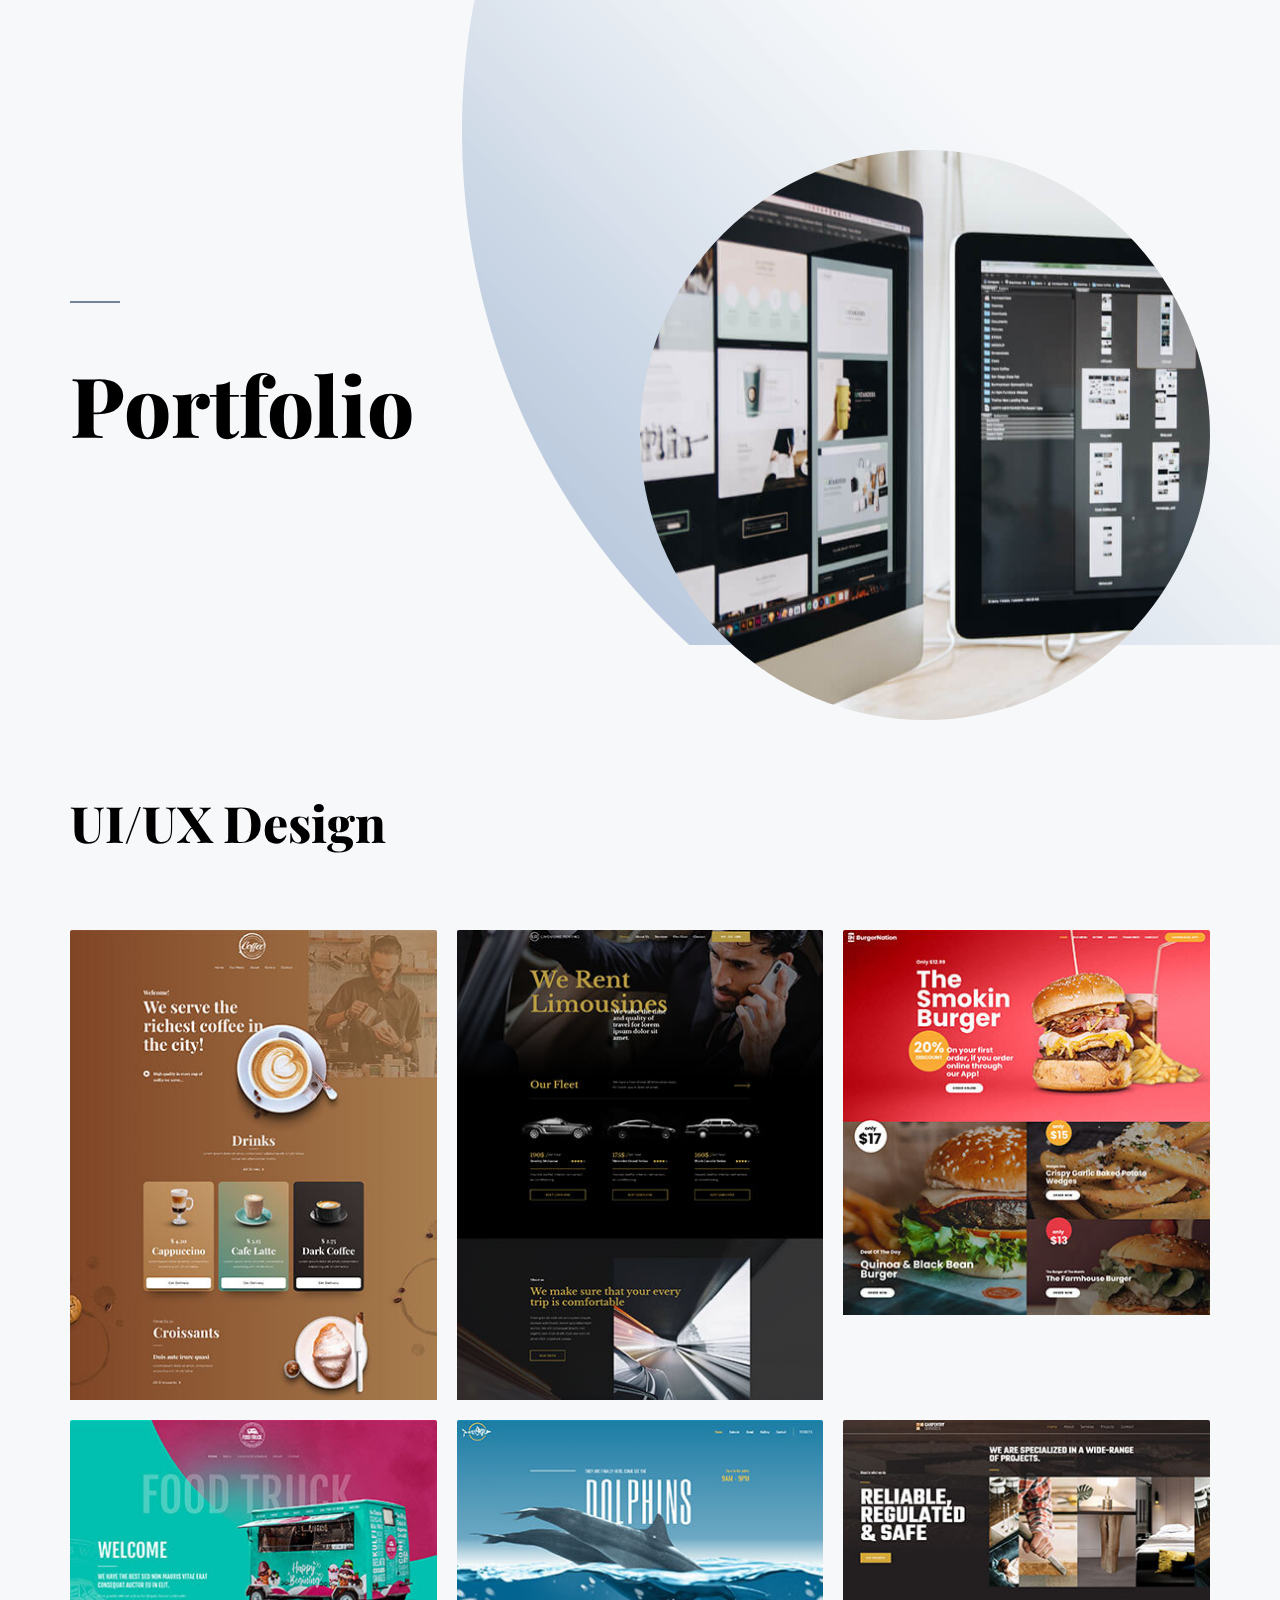
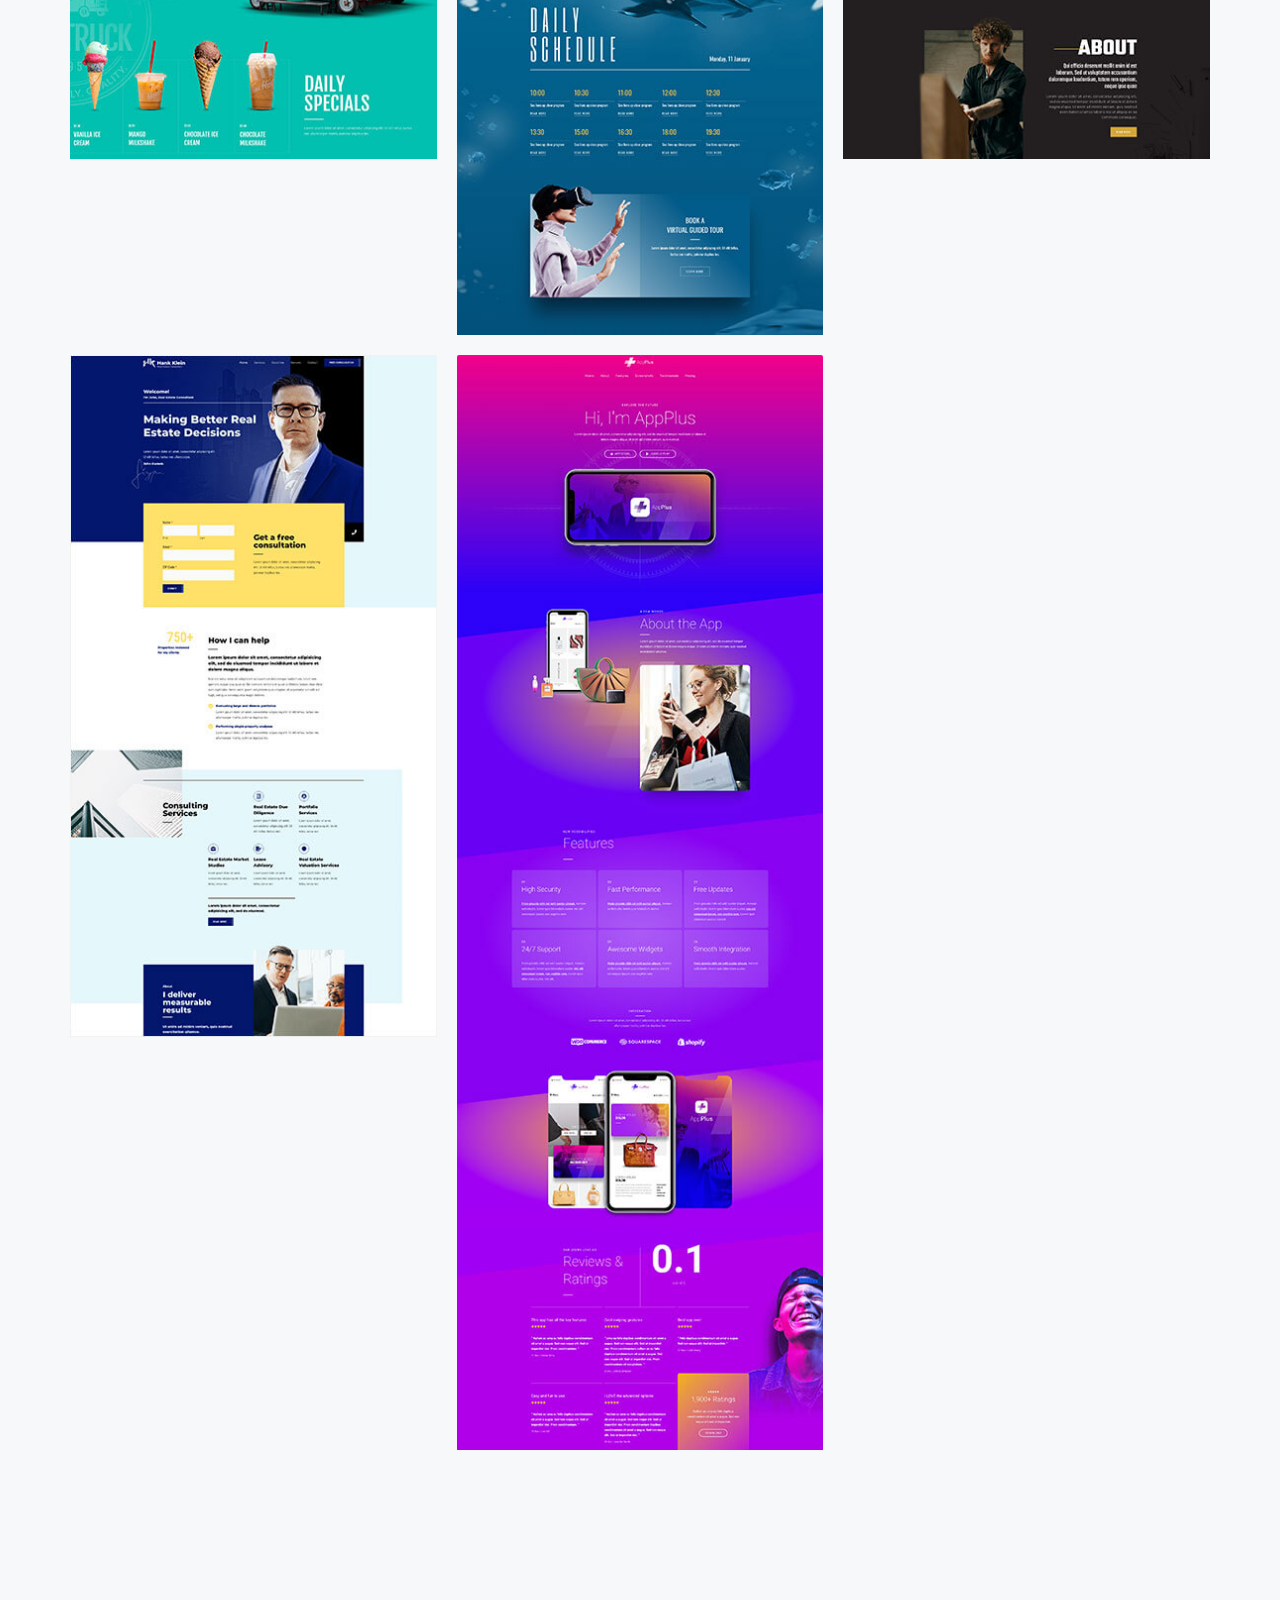
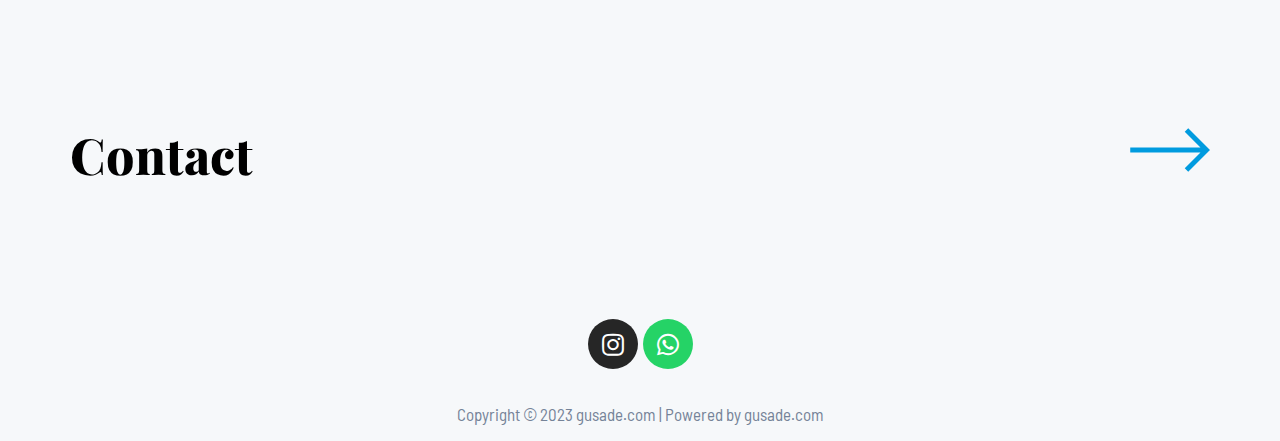
<file: portfolio/index.html>
<!DOCTYPE html>
<html lang="id">
<head>
<meta charset="UTF-8">
<meta name="viewport" content="width=device-width, initial-scale=1">
<link rel="profile" href="https://gmpg.org/xfn/11">

<title>Portfolio &#8211; gusade.com</title>
<meta name="robots" content="noindex, nofollow">
<link rel="dns-prefetch" href="//fonts.googleapis.com">
<link rel="alternate" type="application/rss+xml" title="gusade.com &raquo; Feed" href="https://mumunney.github.io/gusadesanjaya/feed/">
<link rel="alternate" type="application/rss+xml" title="gusade.com &raquo; Umpan Komentar" href="https://mumunney.github.io/gusadesanjaya/comments/feed/">
<script>
window._wpemojiSettings = {"baseUrl":"https:\/\/s.w.org\/images\/core\/emoji\/14.0.0\/72x72\/","ext":".png","svgUrl":"https:\/\/s.w.org\/images\/core\/emoji\/14.0.0\/svg\/","svgExt":".svg","source":{"concatemoji":"https:\/\/mumunney.github.io\/gusadesanjaya\/wp-includes\/js\/wp-emoji-release.min.js?ver=6.1.1"}};
/*! This file is auto-generated */
!function(e,a,t){var n,r,o,i=a.createElement("canvas"),p=i.getContext&&i.getContext("2d");function s(e,t){var a=String.fromCharCode,e=(p.clearRect(0,0,i.width,i.height),p.fillText(a.apply(this,e),0,0),i.toDataURL());return p.clearRect(0,0,i.width,i.height),p.fillText(a.apply(this,t),0,0),e===i.toDataURL()}function c(e){var t=a.createElement("script");t.src=e,t.defer=t.type="text/javascript",a.getElementsByTagName("head")[0].appendChild(t)}for(o=Array("flag","emoji"),t.supports={everything:!0,everythingExceptFlag:!0},r=0;r<o.length;r++)t.supports[o[r]]=function(e){if(p&&p.fillText)switch(p.textBaseline="top",p.font="600 32px Arial",e){case"flag":return s([127987,65039,8205,9895,65039],[127987,65039,8203,9895,65039])?!1:!s([55356,56826,55356,56819],[55356,56826,8203,55356,56819])&&!s([55356,57332,56128,56423,56128,56418,56128,56421,56128,56430,56128,56423,56128,56447],[55356,57332,8203,56128,56423,8203,56128,56418,8203,56128,56421,8203,56128,56430,8203,56128,56423,8203,56128,56447]);case"emoji":return!s([129777,127995,8205,129778,127999],[129777,127995,8203,129778,127999])}return!1}(o[r]),t.supports.everything=t.supports.everything&&t.supports[o[r]],"flag"!==o[r]&&(t.supports.everythingExceptFlag=t.supports.everythingExceptFlag&&t.supports[o[r]]);t.supports.everythingExceptFlag=t.supports.everythingExceptFlag&&!t.supports.flag,t.DOMReady=!1,t.readyCallback=function(){t.DOMReady=!0},t.supports.everything||(n=function(){t.readyCallback()},a.addEventListener?(a.addEventListener("DOMContentLoaded",n,!1),e.addEventListener("load",n,!1)):(e.attachEvent("onload",n),a.attachEvent("onreadystatechange",function(){"complete"===a.readyState&&t.readyCallback()})),(e=t.source||{}).concatemoji?c(e.concatemoji):e.wpemoji&&e.twemoji&&(c(e.twemoji),c(e.wpemoji)))}(window,document,window._wpemojiSettings);
</script>
<style>img.wp-smiley,
img.emoji {
	display: inline !important;
	border: none !important;
	box-shadow: none !important;
	height: 1em !important;
	width: 1em !important;
	margin: 0 0.07em !important;
	vertical-align: -0.1em !important;
	background: none !important;
	padding: 0 !important;
}</style>
	<link rel="stylesheet" id="astra-theme-css-css" href="https://mumunney.github.io/gusadesanjaya/wp-content/themes/astra/assets/css/minified/main.min.css?ver=4.0.2" media="all">
<style id="astra-theme-css-inline-css">.ast-no-sidebar .entry-content .alignfull {margin-left: calc( -50vw + 50%);margin-right: calc( -50vw + 50%);max-width: 100vw;width: 100vw;}.ast-no-sidebar .entry-content .alignwide {margin-left: calc(-41vw + 50%);margin-right: calc(-41vw + 50%);max-width: unset;width: unset;}.ast-no-sidebar .entry-content .alignfull .alignfull,.ast-no-sidebar .entry-content .alignfull .alignwide,.ast-no-sidebar .entry-content .alignwide .alignfull,.ast-no-sidebar .entry-content .alignwide .alignwide,.ast-no-sidebar .entry-content .wp-block-column .alignfull,.ast-no-sidebar .entry-content .wp-block-column .alignwide{width: 100%;margin-left: auto;margin-right: auto;}.wp-block-gallery,.blocks-gallery-grid {margin: 0;}.wp-block-separator {max-width: 100px;}.wp-block-separator.is-style-wide,.wp-block-separator.is-style-dots {max-width: none;}.entry-content .has-2-columns .wp-block-column:first-child {padding-right: 10px;}.entry-content .has-2-columns .wp-block-column:last-child {padding-left: 10px;}@media (max-width: 782px) {.entry-content .wp-block-columns .wp-block-column {flex-basis: 100%;}.entry-content .has-2-columns .wp-block-column:first-child {padding-right: 0;}.entry-content .has-2-columns .wp-block-column:last-child {padding-left: 0;}}body .entry-content .wp-block-latest-posts {margin-left: 0;}body .entry-content .wp-block-latest-posts li {list-style: none;}.ast-no-sidebar .ast-container .entry-content .wp-block-latest-posts {margin-left: 0;}.ast-header-break-point .entry-content .alignwide {margin-left: auto;margin-right: auto;}.entry-content .blocks-gallery-item img {margin-bottom: auto;}.wp-block-pullquote {border-top: 4px solid #555d66;border-bottom: 4px solid #555d66;color: #40464d;}:root{--ast-container-default-xlg-padding:6.67em;--ast-container-default-lg-padding:5.67em;--ast-container-default-slg-padding:4.34em;--ast-container-default-md-padding:3.34em;--ast-container-default-sm-padding:6.67em;--ast-container-default-xs-padding:2.4em;--ast-container-default-xxs-padding:1.4em;--ast-code-block-background:#EEEEEE;--ast-comment-inputs-background:#FAFAFA;}html{font-size:106.25%;}a,.page-title{color:var(--ast-global-color-2);}a:hover,a:focus{color:var(--ast-global-color-1);}body,button,input,select,textarea,.ast-button,.ast-custom-button{font-family:'Barlow Semi Condensed',sans-serif;font-weight:400;font-size:17px;font-size:1rem;}blockquote{color:var(--ast-global-color-3);}h1,.entry-content h1,h2,.entry-content h2,h3,.entry-content h3,h4,.entry-content h4,h5,.entry-content h5,h6,.entry-content h6,.site-title,.site-title a{font-family:'Barlow Semi Condensed',sans-serif;font-weight:500;}.site-title{font-size:35px;font-size:2.0588235294118rem;display:none;}.site-header .site-description{font-size:15px;font-size:0.88235294117647rem;display:none;}.entry-title{font-size:30px;font-size:1.7647058823529rem;}h1,.entry-content h1{font-size:83px;font-size:4.8823529411765rem;font-weight:800;font-family:'Playfair Display',serif;line-height:1.1em;}h2,.entry-content h2{font-size:50px;font-size:2.9411764705882rem;font-weight:800;font-family:'Playfair Display',serif;line-height:1.1em;}h3,.entry-content h3{font-size:35px;font-size:2.0588235294118rem;font-weight:800;font-family:'Playfair Display',serif;line-height:1.2em;}h4,.entry-content h4{font-size:22px;font-size:1.2941176470588rem;font-family:'Barlow Semi Condensed',sans-serif;}h5,.entry-content h5{font-size:20px;font-size:1.1764705882353rem;font-family:'Barlow Semi Condensed',sans-serif;}h6,.entry-content h6{font-size:17px;font-size:1rem;font-family:'Barlow Semi Condensed',sans-serif;}::selection{background-color:var(--ast-global-color-0);color:#ffffff;}body,h1,.entry-title a,.entry-content h1,h2,.entry-content h2,h3,.entry-content h3,h4,.entry-content h4,h5,.entry-content h5,h6,.entry-content h6{color:var(--ast-global-color-3);}.tagcloud a:hover,.tagcloud a:focus,.tagcloud a.current-item{color:#ffffff;border-color:var(--ast-global-color-2);background-color:var(--ast-global-color-2);}input:focus,input[type="text"]:focus,input[type="email"]:focus,input[type="url"]:focus,input[type="password"]:focus,input[type="reset"]:focus,input[type="search"]:focus,textarea:focus{border-color:var(--ast-global-color-2);}input[type="radio"]:checked,input[type=reset],input[type="checkbox"]:checked,input[type="checkbox"]:hover:checked,input[type="checkbox"]:focus:checked,input[type=range]::-webkit-slider-thumb{border-color:var(--ast-global-color-2);background-color:var(--ast-global-color-2);box-shadow:none;}.site-footer a:hover + .post-count,.site-footer a:focus + .post-count{background:var(--ast-global-color-2);border-color:var(--ast-global-color-2);}.single .nav-links .nav-previous,.single .nav-links .nav-next{color:var(--ast-global-color-2);}.entry-meta,.entry-meta *{line-height:1.45;color:var(--ast-global-color-2);}.entry-meta a:hover,.entry-meta a:hover *,.entry-meta a:focus,.entry-meta a:focus *,.page-links > .page-link,.page-links .page-link:hover,.post-navigation a:hover{color:var(--ast-global-color-1);}#cat option,.secondary .calendar_wrap thead a,.secondary .calendar_wrap thead a:visited{color:var(--ast-global-color-2);}.secondary .calendar_wrap #today,.ast-progress-val span{background:var(--ast-global-color-2);}.secondary a:hover + .post-count,.secondary a:focus + .post-count{background:var(--ast-global-color-2);border-color:var(--ast-global-color-2);}.calendar_wrap #today > a{color:#ffffff;}.page-links .page-link,.single .post-navigation a{color:var(--ast-global-color-2);}.widget-title{font-size:24px;font-size:1.4117647058824rem;color:var(--ast-global-color-3);}.site-logo-img img{ transition:all 0.2s linear;}.ast-page-builder-template .hentry {margin: 0;}.ast-page-builder-template .site-content > .ast-container {max-width: 100%;padding: 0;}.ast-page-builder-template .site-content #primary {padding: 0;margin: 0;}.ast-page-builder-template .no-results {text-align: center;margin: 4em auto;}.ast-page-builder-template .ast-pagination {padding: 2em;}.ast-page-builder-template .entry-header.ast-no-title.ast-no-thumbnail {margin-top: 0;}.ast-page-builder-template .entry-header.ast-header-without-markup {margin-top: 0;margin-bottom: 0;}.ast-page-builder-template .entry-header.ast-no-title.ast-no-meta {margin-bottom: 0;}.ast-page-builder-template.single .post-navigation {padding-bottom: 2em;}.ast-page-builder-template.single-post .site-content > .ast-container {max-width: 100%;}.ast-page-builder-template .entry-header {margin-top: 4em;margin-left: auto;margin-right: auto;padding-left: 20px;padding-right: 20px;}.single.ast-page-builder-template .entry-header {padding-left: 20px;padding-right: 20px;}.ast-page-builder-template .ast-archive-description {margin: 4em auto 0;padding-left: 20px;padding-right: 20px;}.ast-page-builder-template.ast-no-sidebar .entry-content .alignwide {margin-left: 0;margin-right: 0;}@media (max-width:921px){#ast-desktop-header{display:none;}}@media (min-width:921px){#ast-mobile-header{display:none;}}.wp-block-buttons.aligncenter{justify-content:center;}@media (max-width:921px){.ast-theme-transparent-header #primary,.ast-theme-transparent-header #secondary{padding:0;}}@media (max-width:921px){.ast-plain-container.ast-no-sidebar #primary{padding:0;}}.ast-plain-container.ast-no-sidebar #primary{margin-top:0;margin-bottom:0;}@media (min-width:1200px){.wp-block-group .has-background{padding:20px;}}@media (min-width:1200px){.ast-no-sidebar.ast-separate-container .entry-content .wp-block-group.alignwide,.ast-no-sidebar.ast-separate-container .entry-content .wp-block-cover.alignwide{margin-left:-20px;margin-right:-20px;padding-left:20px;padding-right:20px;}.ast-no-sidebar.ast-separate-container .entry-content .wp-block-cover.alignfull,.ast-no-sidebar.ast-separate-container .entry-content .wp-block-group.alignfull{margin-left:-6.67em;margin-right:-6.67em;padding-left:6.67em;padding-right:6.67em;}}@media (min-width:1200px){.wp-block-cover-image.alignwide .wp-block-cover__inner-container,.wp-block-cover.alignwide .wp-block-cover__inner-container,.wp-block-cover-image.alignfull .wp-block-cover__inner-container,.wp-block-cover.alignfull .wp-block-cover__inner-container{width:100%;}}.wp-block-columns{margin-bottom:unset;}.wp-block-image.size-full{margin:2rem 0;}.wp-block-separator.has-background{padding:0;}.wp-block-gallery{margin-bottom:1.6em;}.wp-block-group{padding-top:4em;padding-bottom:4em;}.wp-block-group__inner-container .wp-block-columns:last-child,.wp-block-group__inner-container :last-child,.wp-block-table table{margin-bottom:0;}.blocks-gallery-grid{width:100%;}.wp-block-navigation-link__content{padding:5px 0;}.wp-block-group .wp-block-group .has-text-align-center,.wp-block-group .wp-block-column .has-text-align-center{max-width:100%;}.has-text-align-center{margin:0 auto;}@media (min-width:1200px){.wp-block-cover__inner-container,.alignwide .wp-block-group__inner-container,.alignfull .wp-block-group__inner-container{max-width:1200px;margin:0 auto;}.wp-block-group.alignnone,.wp-block-group.aligncenter,.wp-block-group.alignleft,.wp-block-group.alignright,.wp-block-group.alignwide,.wp-block-columns.alignwide{margin:2rem 0 1rem 0;}}@media (max-width:1200px){.wp-block-group{padding:3em;}.wp-block-group .wp-block-group{padding:1.5em;}.wp-block-columns,.wp-block-column{margin:1rem 0;}}@media (min-width:921px){.wp-block-columns .wp-block-group{padding:2em;}}@media (max-width:544px){.wp-block-cover-image .wp-block-cover__inner-container,.wp-block-cover .wp-block-cover__inner-container{width:unset;}.wp-block-cover,.wp-block-cover-image{padding:2em 0;}.wp-block-group,.wp-block-cover{padding:2em;}.wp-block-media-text__media img,.wp-block-media-text__media video{width:unset;max-width:100%;}.wp-block-media-text.has-background .wp-block-media-text__content{padding:1em;}}.wp-block-image.aligncenter{margin-left:auto;margin-right:auto;}.wp-block-table.aligncenter{margin-left:auto;margin-right:auto;}@media (min-width:544px){.entry-content .wp-block-media-text.has-media-on-the-right .wp-block-media-text__content{padding:0 8% 0 0;}.entry-content .wp-block-media-text .wp-block-media-text__content{padding:0 0 0 8%;}.ast-plain-container .site-content .entry-content .has-custom-content-position.is-position-bottom-left > *,.ast-plain-container .site-content .entry-content .has-custom-content-position.is-position-bottom-right > *,.ast-plain-container .site-content .entry-content .has-custom-content-position.is-position-top-left > *,.ast-plain-container .site-content .entry-content .has-custom-content-position.is-position-top-right > *,.ast-plain-container .site-content .entry-content .has-custom-content-position.is-position-center-right > *,.ast-plain-container .site-content .entry-content .has-custom-content-position.is-position-center-left > *{margin:0;}}@media (max-width:544px){.entry-content .wp-block-media-text .wp-block-media-text__content{padding:8% 0;}.wp-block-media-text .wp-block-media-text__media img{width:auto;max-width:100%;}}.wp-block-button.is-style-outline .wp-block-button__link{border-color:rgba(0,0,0,0);border-top-width:2px;border-right-width:2px;border-bottom-width:2px;border-left-width:2px;}.wp-block-button.is-style-outline > .wp-block-button__link:not(.has-text-color),.wp-block-button.wp-block-button__link.is-style-outline:not(.has-text-color){color:rgba(0,0,0,0);}.wp-block-button.is-style-outline .wp-block-button__link:hover,.wp-block-button.is-style-outline .wp-block-button__link:focus{color:var(--ast-global-color-2) !important;background-color:rgba(0,0,0,0);border-color:rgba(0,0,0,0);}.post-page-numbers.current .page-link,.ast-pagination .page-numbers.current{color:#ffffff;border-color:var(--ast-global-color-0);background-color:var(--ast-global-color-0);border-radius:2px;}@media (max-width:921px){.wp-block-button.is-style-outline .wp-block-button__link{padding-top:calc(15px - 2px);padding-right:calc(30px - 2px);padding-bottom:calc(15px - 2px);padding-left:calc(30px - 2px);}}@media (max-width:544px){.wp-block-button.is-style-outline .wp-block-button__link{padding-top:calc(15px - 2px);padding-right:calc(30px - 2px);padding-bottom:calc(15px - 2px);padding-left:calc(30px - 2px);}}@media (min-width:544px){.entry-content > .alignleft{margin-right:20px;}.entry-content > .alignright{margin-left:20px;}.wp-block-group.has-background{padding:20px;}}@media (max-width:921px){.ast-separate-container #primary,.ast-separate-container #secondary{padding:1.5em 0;}#primary,#secondary{padding:1.5em 0;margin:0;}.ast-left-sidebar #content > .ast-container{display:flex;flex-direction:column-reverse;width:100%;}.ast-separate-container .ast-article-post,.ast-separate-container .ast-article-single{padding:1.5em 2.14em;}.ast-author-box img.avatar{margin:20px 0 0 0;}}@media (min-width:922px){.ast-separate-container.ast-right-sidebar #primary,.ast-separate-container.ast-left-sidebar #primary{border:0;}.search-no-results.ast-separate-container #primary{margin-bottom:4em;}}.elementor-button-wrapper .elementor-button{border-style:solid;text-decoration:none;border-top-width:0;border-right-width:0;border-left-width:0;border-bottom-width:0;}body .elementor-button.elementor-size-sm,body .elementor-button.elementor-size-xs,body .elementor-button.elementor-size-md,body .elementor-button.elementor-size-lg,body .elementor-button.elementor-size-xl,body .elementor-button{border-radius:2px;padding-top:0px;padding-right:0px;padding-bottom:0px;padding-left:0px;}.elementor-button-wrapper .elementor-button{border-color:rgba(0,0,0,0);background-color:rgba(0,0,0,0);}.elementor-button-wrapper .elementor-button:hover,.elementor-button-wrapper .elementor-button:focus{color:var(--ast-global-color-2);background-color:rgba(0,0,0,0);border-color:rgba(0,0,0,0);}.wp-block-button .wp-block-button__link ,.elementor-button-wrapper .elementor-button,.elementor-button-wrapper .elementor-button:visited{color:var(--ast-global-color-0);}.elementor-button-wrapper .elementor-button{font-size:16px;font-size:0.94117647058824rem;line-height:1em;text-transform:uppercase;letter-spacing:2px;}body .elementor-button.elementor-size-sm,body .elementor-button.elementor-size-xs,body .elementor-button.elementor-size-md,body .elementor-button.elementor-size-lg,body .elementor-button.elementor-size-xl,body .elementor-button{font-size:16px;font-size:0.94117647058824rem;}.wp-block-button .wp-block-button__link:hover,.wp-block-button .wp-block-button__link:focus{color:var(--ast-global-color-2);background-color:rgba(0,0,0,0);border-color:rgba(0,0,0,0);}.elementor-widget-heading h1.elementor-heading-title{line-height:1.1em;}.elementor-widget-heading h2.elementor-heading-title{line-height:1.1em;}.elementor-widget-heading h3.elementor-heading-title{line-height:1.2em;}.wp-block-button .wp-block-button__link{border:none;background-color:rgba(0,0,0,0);color:var(--ast-global-color-0);font-family:inherit;font-weight:inherit;line-height:1em;text-transform:uppercase;letter-spacing:2px;font-size:16px;font-size:0.94117647058824rem;border-radius:2px;padding:15px 30px;}.wp-block-button.is-style-outline .wp-block-button__link{border-style:solid;border-top-width:2px;border-right-width:2px;border-left-width:2px;border-bottom-width:2px;border-color:rgba(0,0,0,0);padding-top:calc(15px - 2px);padding-right:calc(30px - 2px);padding-bottom:calc(15px - 2px);padding-left:calc(30px - 2px);}@media (max-width:921px){.wp-block-button .wp-block-button__link{border:none;padding:15px 30px;}.wp-block-button.is-style-outline .wp-block-button__link{padding-top:calc(15px - 2px);padding-right:calc(30px - 2px);padding-bottom:calc(15px - 2px);padding-left:calc(30px - 2px);}}@media (max-width:544px){.wp-block-button .wp-block-button__link{border:none;padding:15px 30px;}.wp-block-button.is-style-outline .wp-block-button__link{padding-top:calc(15px - 2px);padding-right:calc(30px - 2px);padding-bottom:calc(15px - 2px);padding-left:calc(30px - 2px);}}.menu-toggle,button,.ast-button,.ast-custom-button,.button,input#submit,input[type="button"],input[type="submit"],input[type="reset"]{border-style:solid;border-top-width:0;border-right-width:0;border-left-width:0;border-bottom-width:0;color:var(--ast-global-color-0);border-color:rgba(0,0,0,0);background-color:rgba(0,0,0,0);border-radius:2px;padding-top:0px;padding-right:0px;padding-bottom:0px;padding-left:0px;font-family:inherit;font-weight:inherit;font-size:16px;font-size:0.94117647058824rem;line-height:1em;text-transform:uppercase;letter-spacing:2px;}button:focus,.menu-toggle:hover,button:hover,.ast-button:hover,.ast-custom-button:hover .button:hover,.ast-custom-button:hover ,input[type=reset]:hover,input[type=reset]:focus,input#submit:hover,input#submit:focus,input[type="button"]:hover,input[type="button"]:focus,input[type="submit"]:hover,input[type="submit"]:focus{color:var(--ast-global-color-2);background-color:rgba(0,0,0,0);border-color:rgba(0,0,0,0);}@media (min-width:544px){.ast-container{max-width:100%;}}@media (max-width:544px){.ast-separate-container .ast-article-post,.ast-separate-container .ast-article-single,.ast-separate-container .comments-title,.ast-separate-container .ast-archive-description{padding:1.5em 1em;}.ast-separate-container #content .ast-container{padding-left:0.54em;padding-right:0.54em;}.ast-separate-container .ast-comment-list li.depth-1{padding:1.5em 1em;margin-bottom:1.5em;}.ast-separate-container .ast-comment-list .bypostauthor{padding:.5em;}.ast-search-menu-icon.ast-dropdown-active .search-field{width:170px;}}@media (max-width:921px){.ast-mobile-header-stack .main-header-bar .ast-search-menu-icon{display:inline-block;}.ast-header-break-point.ast-header-custom-item-outside .ast-mobile-header-stack .main-header-bar .ast-search-icon{margin:0;}.ast-comment-avatar-wrap img{max-width:2.5em;}.ast-separate-container .ast-comment-list li.depth-1{padding:1.5em 2.14em;}.ast-separate-container .comment-respond{padding:2em 2.14em;}.ast-comment-meta{padding:0 1.8888em 1.3333em;}}body,.ast-separate-container{background-color:var(--ast-global-color-4);;background-image:none;;}.ast-no-sidebar.ast-separate-container .entry-content .alignfull {margin-left: -6.67em;margin-right: -6.67em;width: auto;}@media (max-width: 1200px) {.ast-no-sidebar.ast-separate-container .entry-content .alignfull {margin-left: -2.4em;margin-right: -2.4em;}}@media (max-width: 768px) {.ast-no-sidebar.ast-separate-container .entry-content .alignfull {margin-left: -2.14em;margin-right: -2.14em;}}@media (max-width: 544px) {.ast-no-sidebar.ast-separate-container .entry-content .alignfull {margin-left: -1em;margin-right: -1em;}}.ast-no-sidebar.ast-separate-container .entry-content .alignwide {margin-left: -20px;margin-right: -20px;}.ast-no-sidebar.ast-separate-container .entry-content .wp-block-column .alignfull,.ast-no-sidebar.ast-separate-container .entry-content .wp-block-column .alignwide {margin-left: auto;margin-right: auto;width: 100%;}@media (max-width:921px){.site-title{display:none;}.site-header .site-description{display:none;}.entry-title{font-size:30px;}h1,.entry-content h1{font-size:60px;}h2,.entry-content h2{font-size:43px;}h3,.entry-content h3{font-size:30px;}}@media (max-width:544px){.site-title{display:none;}.site-header .site-description{display:none;}.entry-title{font-size:30px;}h1,.entry-content h1{font-size:45px;}h2,.entry-content h2{font-size:35px;}h3,.entry-content h3{font-size:20px;}}@media (max-width:921px){html{font-size:96.9%;}}@media (max-width:544px){html{font-size:96.9%;}}@media (min-width:922px){.ast-container{max-width:1240px;}}@media (min-width:922px){.site-content .ast-container{display:flex;}}@media (max-width:921px){.site-content .ast-container{flex-direction:column;}}@media (min-width:922px){.main-header-menu .sub-menu .menu-item.ast-left-align-sub-menu:hover > .sub-menu,.main-header-menu .sub-menu .menu-item.ast-left-align-sub-menu.focus > .sub-menu{margin-left:-0px;}}.ast-theme-transparent-header [data-section="section-header-mobile-trigger"] .ast-button-wrap .mobile-menu-toggle-icon .ast-mobile-svg{fill:var(--ast-global-color-2);}.ast-theme-transparent-header [data-section="section-header-mobile-trigger"] .ast-button-wrap .mobile-menu-wrap .mobile-menu{color:var(--ast-global-color-2);}.ast-theme-transparent-header [data-section="section-header-mobile-trigger"] .ast-button-wrap .ast-mobile-menu-trigger-minimal{background:transparent;}blockquote {padding: 1.2em;}:root .has-ast-global-color-0-color{color:var(--ast-global-color-0);}:root .has-ast-global-color-0-background-color{background-color:var(--ast-global-color-0);}:root .wp-block-button .has-ast-global-color-0-color{color:var(--ast-global-color-0);}:root .wp-block-button .has-ast-global-color-0-background-color{background-color:var(--ast-global-color-0);}:root .has-ast-global-color-1-color{color:var(--ast-global-color-1);}:root .has-ast-global-color-1-background-color{background-color:var(--ast-global-color-1);}:root .wp-block-button .has-ast-global-color-1-color{color:var(--ast-global-color-1);}:root .wp-block-button .has-ast-global-color-1-background-color{background-color:var(--ast-global-color-1);}:root .has-ast-global-color-2-color{color:var(--ast-global-color-2);}:root .has-ast-global-color-2-background-color{background-color:var(--ast-global-color-2);}:root .wp-block-button .has-ast-global-color-2-color{color:var(--ast-global-color-2);}:root .wp-block-button .has-ast-global-color-2-background-color{background-color:var(--ast-global-color-2);}:root .has-ast-global-color-3-color{color:var(--ast-global-color-3);}:root .has-ast-global-color-3-background-color{background-color:var(--ast-global-color-3);}:root .wp-block-button .has-ast-global-color-3-color{color:var(--ast-global-color-3);}:root .wp-block-button .has-ast-global-color-3-background-color{background-color:var(--ast-global-color-3);}:root .has-ast-global-color-4-color{color:var(--ast-global-color-4);}:root .has-ast-global-color-4-background-color{background-color:var(--ast-global-color-4);}:root .wp-block-button .has-ast-global-color-4-color{color:var(--ast-global-color-4);}:root .wp-block-button .has-ast-global-color-4-background-color{background-color:var(--ast-global-color-4);}:root .has-ast-global-color-5-color{color:var(--ast-global-color-5);}:root .has-ast-global-color-5-background-color{background-color:var(--ast-global-color-5);}:root .wp-block-button .has-ast-global-color-5-color{color:var(--ast-global-color-5);}:root .wp-block-button .has-ast-global-color-5-background-color{background-color:var(--ast-global-color-5);}:root .has-ast-global-color-6-color{color:var(--ast-global-color-6);}:root .has-ast-global-color-6-background-color{background-color:var(--ast-global-color-6);}:root .wp-block-button .has-ast-global-color-6-color{color:var(--ast-global-color-6);}:root .wp-block-button .has-ast-global-color-6-background-color{background-color:var(--ast-global-color-6);}:root .has-ast-global-color-7-color{color:var(--ast-global-color-7);}:root .has-ast-global-color-7-background-color{background-color:var(--ast-global-color-7);}:root .wp-block-button .has-ast-global-color-7-color{color:var(--ast-global-color-7);}:root .wp-block-button .has-ast-global-color-7-background-color{background-color:var(--ast-global-color-7);}:root .has-ast-global-color-8-color{color:var(--ast-global-color-8);}:root .has-ast-global-color-8-background-color{background-color:var(--ast-global-color-8);}:root .wp-block-button .has-ast-global-color-8-color{color:var(--ast-global-color-8);}:root .wp-block-button .has-ast-global-color-8-background-color{background-color:var(--ast-global-color-8);}:root{--ast-global-color-0:#009bdf;--ast-global-color-1:#009bdf;--ast-global-color-2:#000000;--ast-global-color-3:#758398;--ast-global-color-4:#f6f8fa;--ast-global-color-5:#ffffff;--ast-global-color-6:#243673;--ast-global-color-7:#FBFCFF;--ast-global-color-8:#BFD1FF;}:root {--ast-border-color : #dddddd;}.ast-single-entry-banner {-js-display: flex;display: flex;flex-direction: column;justify-content: center;text-align: center;position: relative;background: #eeeeee;}.ast-single-entry-banner[data-banner-layout="layout-1"] {max-width: 1200px;background: inherit;padding: 20px 0;}.ast-single-entry-banner[data-banner-width-type="custom"] {margin: 0 auto;width: 100%;}.ast-single-entry-banner + .site-content .entry-header {margin-bottom: 0;}header.entry-header .entry-title{font-size:30px;font-size:1.7647058823529rem;}header.entry-header > *:not(:last-child){margin-bottom:10px;}.ast-archive-entry-banner {-js-display: flex;display: flex;flex-direction: column;justify-content: center;text-align: center;position: relative;background: #eeeeee;}.ast-archive-entry-banner[data-banner-width-type="custom"] {margin: 0 auto;width: 100%;}.ast-archive-entry-banner[data-banner-layout="layout-1"] {background: inherit;padding: 20px 0;text-align: left;}body.archive .ast-archive-description{max-width:1200px;width:100%;text-align:left;padding-top:3em;padding-right:3em;padding-bottom:3em;padding-left:3em;}body.archive .ast-archive-description .ast-archive-title,body.archive .ast-archive-description .ast-archive-title *{font-size:40px;font-size:2.3529411764706rem;}body.archive .ast-archive-description > *:not(:last-child){margin-bottom:10px;}@media (max-width:921px){body.archive .ast-archive-description{text-align:left;}}@media (max-width:544px){body.archive .ast-archive-description{text-align:left;}}.ast-theme-transparent-header #masthead .site-logo-img .transparent-custom-logo .astra-logo-svg{width:150px;}.ast-theme-transparent-header #masthead .site-logo-img .transparent-custom-logo img{ max-width:150px;}@media (max-width:921px){.ast-theme-transparent-header #masthead .site-logo-img .transparent-custom-logo .astra-logo-svg{width:120px;}.ast-theme-transparent-header #masthead .site-logo-img .transparent-custom-logo img{ max-width:120px;}}@media (max-width:543px){.ast-theme-transparent-header #masthead .site-logo-img .transparent-custom-logo .astra-logo-svg{width:100px;}.ast-theme-transparent-header #masthead .site-logo-img .transparent-custom-logo img{ max-width:100px;}}@media (min-width:921px){.ast-theme-transparent-header #masthead{position:absolute;left:0;right:0;}.ast-theme-transparent-header .main-header-bar,.ast-theme-transparent-header.ast-header-break-point .main-header-bar{background:none;}body.elementor-editor-active.ast-theme-transparent-header #masthead,.fl-builder-edit .ast-theme-transparent-header #masthead,body.vc_editor.ast-theme-transparent-header #masthead,body.brz-ed.ast-theme-transparent-header #masthead{z-index:0;}.ast-header-break-point.ast-replace-site-logo-transparent.ast-theme-transparent-header .custom-mobile-logo-link{display:none;}.ast-header-break-point.ast-replace-site-logo-transparent.ast-theme-transparent-header .transparent-custom-logo{display:inline-block;}.ast-theme-transparent-header .ast-above-header,.ast-theme-transparent-header .ast-above-header.ast-above-header-bar{background-image:none;background-color:transparent;}.ast-theme-transparent-header .ast-below-header{background-image:none;background-color:transparent;}}.ast-theme-transparent-header .ast-builder-menu .main-header-menu,.ast-theme-transparent-header .ast-builder-menu .main-header-menu .menu-link,.ast-theme-transparent-header [CLASS*="ast-builder-menu-"] .main-header-menu .menu-item > .menu-link,.ast-theme-transparent-header .ast-masthead-custom-menu-items,.ast-theme-transparent-header .ast-masthead-custom-menu-items a,.ast-theme-transparent-header .ast-builder-menu .main-header-menu .menu-item > .ast-menu-toggle,.ast-theme-transparent-header .ast-builder-menu .main-header-menu .menu-item > .ast-menu-toggle,.ast-theme-transparent-header .ast-above-header-navigation a,.ast-header-break-point.ast-theme-transparent-header .ast-above-header-navigation a,.ast-header-break-point.ast-theme-transparent-header .ast-above-header-navigation > ul.ast-above-header-menu > .menu-item-has-children:not(.current-menu-item) > .ast-menu-toggle,.ast-theme-transparent-header .ast-below-header-menu,.ast-theme-transparent-header .ast-below-header-menu a,.ast-header-break-point.ast-theme-transparent-header .ast-below-header-menu a,.ast-header-break-point.ast-theme-transparent-header .ast-below-header-menu,.ast-theme-transparent-header .main-header-menu .menu-link{color:var(--ast-global-color-2);}.ast-theme-transparent-header .ast-builder-menu .main-header-menu .menu-item:hover > .menu-link,.ast-theme-transparent-header .ast-builder-menu .main-header-menu .menu-item:hover > .ast-menu-toggle,.ast-theme-transparent-header .ast-builder-menu .main-header-menu .ast-masthead-custom-menu-items a:hover,.ast-theme-transparent-header .ast-builder-menu .main-header-menu .focus > .menu-link,.ast-theme-transparent-header .ast-builder-menu .main-header-menu .focus > .ast-menu-toggle,.ast-theme-transparent-header .ast-builder-menu .main-header-menu .current-menu-item > .menu-link,.ast-theme-transparent-header .ast-builder-menu .main-header-menu .current-menu-ancestor > .menu-link,.ast-theme-transparent-header .ast-builder-menu .main-header-menu .current-menu-item > .ast-menu-toggle,.ast-theme-transparent-header .ast-builder-menu .main-header-menu .current-menu-ancestor > .ast-menu-toggle,.ast-theme-transparent-header [CLASS*="ast-builder-menu-"] .main-header-menu .current-menu-item > .menu-link,.ast-theme-transparent-header [CLASS*="ast-builder-menu-"] .main-header-menu .current-menu-ancestor > .menu-link,.ast-theme-transparent-header [CLASS*="ast-builder-menu-"] .main-header-menu .current-menu-item > .ast-menu-toggle,.ast-theme-transparent-header [CLASS*="ast-builder-menu-"] .main-header-menu .current-menu-ancestor > .ast-menu-toggle,.ast-theme-transparent-header .main-header-menu .menu-item:hover > .menu-link,.ast-theme-transparent-header .main-header-menu .current-menu-item > .menu-link,.ast-theme-transparent-header .main-header-menu .current-menu-ancestor > .menu-link{color:var(--ast-global-color-0);}@media (max-width:921px){.ast-theme-transparent-header #masthead{position:absolute;left:0;right:0;}.ast-theme-transparent-header .main-header-bar,.ast-theme-transparent-header.ast-header-break-point .main-header-bar{background:none;}body.elementor-editor-active.ast-theme-transparent-header #masthead,.fl-builder-edit .ast-theme-transparent-header #masthead,body.vc_editor.ast-theme-transparent-header #masthead,body.brz-ed.ast-theme-transparent-header #masthead{z-index:0;}.ast-header-break-point.ast-replace-site-logo-transparent.ast-theme-transparent-header .custom-mobile-logo-link{display:none;}.ast-header-break-point.ast-replace-site-logo-transparent.ast-theme-transparent-header .transparent-custom-logo{display:inline-block;}.ast-theme-transparent-header .ast-above-header,.ast-theme-transparent-header .ast-above-header.ast-above-header-bar{background-image:none;background-color:transparent;}.ast-theme-transparent-header .ast-below-header{background-image:none;background-color:transparent;}}.ast-theme-transparent-header #ast-desktop-header > [CLASS*="-header-wrap"]:nth-last-child(2) > [CLASS*="-header-bar"],.ast-theme-transparent-header.ast-header-break-point #ast-mobile-header > [CLASS*="-header-wrap"]:nth-last-child(2) > [CLASS*="-header-bar"]{border-bottom-style:none;}.ast-breadcrumbs .trail-browse,.ast-breadcrumbs .trail-items,.ast-breadcrumbs .trail-items li{display:inline-block;margin:0;padding:0;border:none;background:inherit;text-indent:0;}.ast-breadcrumbs .trail-browse{font-size:inherit;font-style:inherit;font-weight:inherit;color:inherit;}.ast-breadcrumbs .trail-items{list-style:none;}.trail-items li::after{padding:0 0.3em;content:"\00bb";}.trail-items li:last-of-type::after{display:none;}h1,.entry-content h1,h2,.entry-content h2,h3,.entry-content h3,h4,.entry-content h4,h5,.entry-content h5,h6,.entry-content h6{color:var(--ast-global-color-2);}@media (max-width:921px){.ast-builder-grid-row-container.ast-builder-grid-row-tablet-3-firstrow .ast-builder-grid-row > *:first-child,.ast-builder-grid-row-container.ast-builder-grid-row-tablet-3-lastrow .ast-builder-grid-row > *:last-child{grid-column:1 / -1;}}@media (max-width:544px){.ast-builder-grid-row-container.ast-builder-grid-row-mobile-3-firstrow .ast-builder-grid-row > *:first-child,.ast-builder-grid-row-container.ast-builder-grid-row-mobile-3-lastrow .ast-builder-grid-row > *:last-child{grid-column:1 / -1;}}.ast-builder-layout-element[data-section="title_tagline"]{display:flex;}@media (max-width:921px){.ast-header-break-point .ast-builder-layout-element[data-section="title_tagline"]{display:flex;}}@media (max-width:544px){.ast-header-break-point .ast-builder-layout-element[data-section="title_tagline"]{display:flex;}}.ast-desktop .ast-menu-hover-style-underline > .menu-item > .menu-link:before,.ast-desktop .ast-menu-hover-style-overline > .menu-item > .menu-link:before {content: "";position: absolute;width: 100%;right: 50%;height: 1px;background-color: transparent;transform: scale(0,0) translate(-50%,0);transition: transform .3s ease-in-out,color .0s ease-in-out;}.ast-desktop .ast-menu-hover-style-underline > .menu-item:hover > .menu-link:before,.ast-desktop .ast-menu-hover-style-overline > .menu-item:hover > .menu-link:before {width: calc(100% - 1.2em);background-color: currentColor;transform: scale(1,1) translate(50%,0);}.ast-desktop .ast-menu-hover-style-underline > .menu-item > .menu-link:before {bottom: 0;}.ast-desktop .ast-menu-hover-style-overline > .menu-item > .menu-link:before {top: 0;}.ast-desktop .ast-menu-hover-style-zoom > .menu-item > .menu-link:hover {transition: all .3s ease;transform: scale(1.2);}.site-footer{background-color:var(--ast-global-color-5);;background-image:none;;}@media (max-width:921px){.ast-hfb-header .site-footer{padding-left:25px;padding-right:25px;}}.elementor-widget-heading .elementor-heading-title{margin:0;}.elementor-page .ast-menu-toggle{color:unset !important;background:unset !important;}.elementor-post.elementor-grid-item.hentry{margin-bottom:0;}.woocommerce div.product .elementor-element.elementor-products-grid .related.products ul.products li.product,.elementor-element .elementor-wc-products .woocommerce[class*='columns-'] ul.products li.product{width:auto;margin:0;float:none;}.ast-left-sidebar .elementor-section.elementor-section-stretched,.ast-right-sidebar .elementor-section.elementor-section-stretched{max-width:100%;left:0 !important;}.elementor-template-full-width .ast-container{display:block;}@media (max-width:544px){.elementor-element .elementor-wc-products .woocommerce[class*="columns-"] ul.products li.product{width:auto;margin:0;}.elementor-element .woocommerce .woocommerce-result-count{float:none;}}.ast-header-break-point .main-header-bar{border-bottom-width:1px;}@media (min-width:922px){.main-header-bar{border-bottom-width:1px;}}.main-header-menu .menu-item, #astra-footer-menu .menu-item, .main-header-bar .ast-masthead-custom-menu-items{-js-display:flex;display:flex;-webkit-box-pack:center;-webkit-justify-content:center;-moz-box-pack:center;-ms-flex-pack:center;justify-content:center;-webkit-box-orient:vertical;-webkit-box-direction:normal;-webkit-flex-direction:column;-moz-box-orient:vertical;-moz-box-direction:normal;-ms-flex-direction:column;flex-direction:column;}.main-header-menu > .menu-item > .menu-link, #astra-footer-menu > .menu-item > .menu-link{height:100%;-webkit-box-align:center;-webkit-align-items:center;-moz-box-align:center;-ms-flex-align:center;align-items:center;-js-display:flex;display:flex;}.ast-header-break-point .main-navigation ul .menu-item .menu-link .icon-arrow:first-of-type svg{top:.2em;margin-top:0px;margin-left:0px;width:.65em;transform:translate(0, -2px) rotateZ(270deg);}.ast-mobile-popup-content .ast-submenu-expanded > .ast-menu-toggle{transform:rotateX(180deg);overflow-y:auto;}.ast-separate-container .blog-layout-1, .ast-separate-container .blog-layout-2, .ast-separate-container .blog-layout-3{background-color:transparent;background-image:none;}.ast-separate-container .ast-article-post{background-color:var(--ast-global-color-5);;background-image:none;;}@media (max-width:921px){.ast-separate-container .ast-article-post{background-color:var(--ast-global-color-5);;background-image:none;;}}@media (max-width:544px){.ast-separate-container .ast-article-post{background-color:var(--ast-global-color-5);;background-image:none;;}}.ast-separate-container .ast-article-single:not(.ast-related-post), .ast-separate-container .comments-area .comment-respond,.ast-separate-container .comments-area .ast-comment-list li, .ast-separate-container .ast-woocommerce-container, .ast-separate-container .error-404, .ast-separate-container .no-results, .single.ast-separate-container  .ast-author-meta, .ast-separate-container .related-posts-title-wrapper, .ast-separate-container.ast-two-container #secondary .widget,.ast-separate-container .comments-count-wrapper, .ast-box-layout.ast-plain-container .site-content,.ast-padded-layout.ast-plain-container .site-content, .ast-separate-container .comments-area .comments-title, .ast-narrow-container .site-content{background-color:var(--ast-global-color-5);;background-image:none;;}@media (max-width:921px){.ast-separate-container .ast-article-single:not(.ast-related-post), .ast-separate-container .comments-area .comment-respond,.ast-separate-container .comments-area .ast-comment-list li, .ast-separate-container .ast-woocommerce-container, .ast-separate-container .error-404, .ast-separate-container .no-results, .single.ast-separate-container  .ast-author-meta, .ast-separate-container .related-posts-title-wrapper, .ast-separate-container.ast-two-container #secondary .widget,.ast-separate-container .comments-count-wrapper, .ast-box-layout.ast-plain-container .site-content,.ast-padded-layout.ast-plain-container .site-content, .ast-separate-container .comments-area .comments-title, .ast-narrow-container .site-content{background-color:var(--ast-global-color-5);;background-image:none;;}}@media (max-width:544px){.ast-separate-container .ast-article-single:not(.ast-related-post), .ast-separate-container .comments-area .comment-respond,.ast-separate-container .comments-area .ast-comment-list li, .ast-separate-container .ast-woocommerce-container, .ast-separate-container .error-404, .ast-separate-container .no-results, .single.ast-separate-container  .ast-author-meta, .ast-separate-container .related-posts-title-wrapper, .ast-separate-container.ast-two-container #secondary .widget,.ast-separate-container .comments-count-wrapper, .ast-box-layout.ast-plain-container .site-content,.ast-padded-layout.ast-plain-container .site-content, .ast-separate-container .comments-area .comments-title, .ast-narrow-container .site-content{background-color:var(--ast-global-color-5);;background-image:none;;}}.ast-mobile-header-content > *,.ast-desktop-header-content > * {padding: 10px 0;height: auto;}.ast-mobile-header-content > *:first-child,.ast-desktop-header-content > *:first-child {padding-top: 10px;}.ast-mobile-header-content > .ast-builder-menu,.ast-desktop-header-content > .ast-builder-menu {padding-top: 0;}.ast-mobile-header-content > *:last-child,.ast-desktop-header-content > *:last-child {padding-bottom: 0;}.ast-mobile-header-content .ast-search-menu-icon.ast-inline-search label,.ast-desktop-header-content .ast-search-menu-icon.ast-inline-search label {width: 100%;}.ast-desktop-header-content .main-header-bar-navigation .ast-submenu-expanded > .ast-menu-toggle::before {transform: rotateX(180deg);}#ast-desktop-header .ast-desktop-header-content,.ast-mobile-header-content .ast-search-icon,.ast-desktop-header-content .ast-search-icon,.ast-mobile-header-wrap .ast-mobile-header-content,.ast-main-header-nav-open.ast-popup-nav-open .ast-mobile-header-wrap .ast-mobile-header-content,.ast-main-header-nav-open.ast-popup-nav-open .ast-desktop-header-content {display: none;}.ast-main-header-nav-open.ast-header-break-point #ast-desktop-header .ast-desktop-header-content,.ast-main-header-nav-open.ast-header-break-point .ast-mobile-header-wrap .ast-mobile-header-content {display: block;}.ast-desktop .ast-desktop-header-content .astra-menu-animation-slide-up > .menu-item > .sub-menu,.ast-desktop .ast-desktop-header-content .astra-menu-animation-slide-up > .menu-item .menu-item > .sub-menu,.ast-desktop .ast-desktop-header-content .astra-menu-animation-slide-down > .menu-item > .sub-menu,.ast-desktop .ast-desktop-header-content .astra-menu-animation-slide-down > .menu-item .menu-item > .sub-menu,.ast-desktop .ast-desktop-header-content .astra-menu-animation-fade > .menu-item > .sub-menu,.ast-desktop .ast-desktop-header-content .astra-menu-animation-fade > .menu-item .menu-item > .sub-menu {opacity: 1;visibility: visible;}.ast-hfb-header.ast-default-menu-enable.ast-header-break-point .ast-mobile-header-wrap .ast-mobile-header-content .main-header-bar-navigation {width: unset;margin: unset;}.ast-mobile-header-content.content-align-flex-end .main-header-bar-navigation .menu-item-has-children > .ast-menu-toggle,.ast-desktop-header-content.content-align-flex-end .main-header-bar-navigation .menu-item-has-children > .ast-menu-toggle {left: calc( 20px - 0.907em);}.ast-mobile-header-content .ast-search-menu-icon,.ast-mobile-header-content .ast-search-menu-icon.slide-search,.ast-desktop-header-content .ast-search-menu-icon,.ast-desktop-header-content .ast-search-menu-icon.slide-search {width: 100%;position: relative;display: block;right: auto;transform: none;}.ast-mobile-header-content .ast-search-menu-icon.slide-search .search-form,.ast-mobile-header-content .ast-search-menu-icon .search-form,.ast-desktop-header-content .ast-search-menu-icon.slide-search .search-form,.ast-desktop-header-content .ast-search-menu-icon .search-form {right: 0;visibility: visible;opacity: 1;position: relative;top: auto;transform: none;padding: 0;display: block;overflow: hidden;}.ast-mobile-header-content .ast-search-menu-icon.ast-inline-search .search-field,.ast-mobile-header-content .ast-search-menu-icon .search-field,.ast-desktop-header-content .ast-search-menu-icon.ast-inline-search .search-field,.ast-desktop-header-content .ast-search-menu-icon .search-field {width: 100%;padding-right: 5.5em;}.ast-mobile-header-content .ast-search-menu-icon .search-submit,.ast-desktop-header-content .ast-search-menu-icon .search-submit {display: block;position: absolute;height: 100%;top: 0;right: 0;padding: 0 1em;border-radius: 0;}.ast-hfb-header.ast-default-menu-enable.ast-header-break-point .ast-mobile-header-wrap .ast-mobile-header-content .main-header-bar-navigation ul .sub-menu .menu-link {padding-left: 30px;}.ast-hfb-header.ast-default-menu-enable.ast-header-break-point .ast-mobile-header-wrap .ast-mobile-header-content .main-header-bar-navigation .sub-menu .menu-item .menu-item .menu-link {padding-left: 40px;}.ast-mobile-popup-drawer.active .ast-mobile-popup-inner{background-color:#ffffff;;}.ast-mobile-header-wrap .ast-mobile-header-content, .ast-desktop-header-content{background-color:#ffffff;;}.ast-mobile-popup-content > *, .ast-mobile-header-content > *, .ast-desktop-popup-content > *, .ast-desktop-header-content > *{padding-top:0px;padding-bottom:0px;}.content-align-flex-start .ast-builder-layout-element{justify-content:flex-start;}.content-align-flex-start .main-header-menu{text-align:left;}.ast-mobile-popup-drawer.active .menu-toggle-close{color:#3a3a3a;}.ast-mobile-header-wrap .ast-primary-header-bar,.ast-primary-header-bar .site-primary-header-wrap{min-height:70px;}.ast-desktop .ast-primary-header-bar .main-header-menu > .menu-item{line-height:70px;}@media (max-width:921px){#masthead .ast-mobile-header-wrap .ast-primary-header-bar,#masthead .ast-mobile-header-wrap .ast-below-header-bar{padding-left:20px;padding-right:20px;}}.ast-header-break-point .ast-primary-header-bar{border-bottom-width:0px;border-bottom-color:#eaeaea;border-bottom-style:solid;}@media (min-width:922px){.ast-primary-header-bar{border-bottom-width:0px;border-bottom-color:#eaeaea;border-bottom-style:solid;}}.ast-primary-header-bar{background-color:var(--ast-global-color-5);;background-image:none;;}.ast-primary-header-bar{display:block;}@media (max-width:921px){.ast-header-break-point .ast-primary-header-bar{display:grid;}}@media (max-width:544px){.ast-header-break-point .ast-primary-header-bar{display:grid;}}[data-section="section-header-mobile-trigger"] .ast-button-wrap .ast-mobile-menu-trigger-minimal{color:var(--ast-global-color-2);border:none;background:transparent;}[data-section="section-header-mobile-trigger"] .ast-button-wrap .mobile-menu-toggle-icon .ast-mobile-svg{width:20px;height:20px;fill:var(--ast-global-color-2);}[data-section="section-header-mobile-trigger"] .ast-button-wrap .mobile-menu-wrap .mobile-menu{color:var(--ast-global-color-2);}.ast-builder-menu-mobile .main-navigation .menu-item.menu-item-has-children > .ast-menu-toggle{top:0;}.ast-builder-menu-mobile .main-navigation .menu-item-has-children > .menu-link:after{content:unset;}.ast-hfb-header .ast-builder-menu-mobile .main-navigation .main-header-menu, .ast-hfb-header .ast-builder-menu-mobile .main-navigation .main-header-menu, .ast-hfb-header .ast-mobile-header-content .ast-builder-menu-mobile .main-navigation .main-header-menu, .ast-hfb-header .ast-mobile-popup-content .ast-builder-menu-mobile .main-navigation .main-header-menu{border-top-width:1px;border-color:#eaeaea;}.ast-hfb-header .ast-builder-menu-mobile .main-navigation .menu-item .sub-menu .menu-link, .ast-hfb-header .ast-builder-menu-mobile .main-navigation .menu-item .menu-link, .ast-hfb-header .ast-builder-menu-mobile .main-navigation .menu-item .sub-menu .menu-link, .ast-hfb-header .ast-builder-menu-mobile .main-navigation .menu-item .menu-link, .ast-hfb-header .ast-mobile-header-content .ast-builder-menu-mobile .main-navigation .menu-item .sub-menu .menu-link, .ast-hfb-header .ast-mobile-header-content .ast-builder-menu-mobile .main-navigation .menu-item .menu-link, .ast-hfb-header .ast-mobile-popup-content .ast-builder-menu-mobile .main-navigation .menu-item .sub-menu .menu-link, .ast-hfb-header .ast-mobile-popup-content .ast-builder-menu-mobile .main-navigation .menu-item .menu-link{border-bottom-width:1px;border-color:#eaeaea;border-style:solid;}.ast-builder-menu-mobile .main-navigation .menu-item.menu-item-has-children > .ast-menu-toggle{top:0;}@media (max-width:921px){.ast-builder-menu-mobile .main-navigation .main-header-menu .menu-item > .menu-link{color:var(--ast-global-color-2);padding-top:15px;padding-bottom:15px;padding-left:25px;padding-right:25px;}.ast-builder-menu-mobile .main-navigation .menu-item > .ast-menu-toggle{color:var(--ast-global-color-2);}.ast-builder-menu-mobile .main-navigation .menu-item:hover > .menu-link, .ast-builder-menu-mobile .main-navigation .inline-on-mobile .menu-item:hover > .ast-menu-toggle{color:var(--ast-global-color-0);}.ast-builder-menu-mobile .main-navigation .menu-item:hover > .ast-menu-toggle{color:var(--ast-global-color-0);}.ast-builder-menu-mobile .main-navigation .menu-item.current-menu-item > .menu-link, .ast-builder-menu-mobile .main-navigation .inline-on-mobile .menu-item.current-menu-item > .ast-menu-toggle, .ast-builder-menu-mobile .main-navigation .menu-item.current-menu-ancestor > .menu-link, .ast-builder-menu-mobile .main-navigation .menu-item.current-menu-ancestor > .ast-menu-toggle{color:var(--ast-global-color-0);}.ast-builder-menu-mobile .main-navigation .menu-item.current-menu-item > .ast-menu-toggle{color:var(--ast-global-color-0);}.ast-builder-menu-mobile .main-navigation .menu-item.menu-item-has-children > .ast-menu-toggle{top:15px;right:calc( 25px - 0.907em );}.ast-builder-menu-mobile .main-navigation .menu-item-has-children > .menu-link:after{content:unset;}.ast-builder-menu-mobile .main-navigation .main-header-menu, .ast-builder-menu-mobile .main-navigation .main-header-menu .sub-menu{background-color:var(--ast-global-color-4);;background-image:none;;}}@media (max-width:544px){.ast-builder-menu-mobile .main-navigation .menu-item.menu-item-has-children > .ast-menu-toggle{top:15px;}}.ast-builder-menu-mobile .main-navigation{display:block;}@media (max-width:921px){.ast-header-break-point .ast-builder-menu-mobile .main-navigation{display:block;}}@media (max-width:544px){.ast-header-break-point .ast-builder-menu-mobile .main-navigation{display:block;}}:root{--e-global-color-astglobalcolor0:#009bdf;--e-global-color-astglobalcolor1:#009bdf;--e-global-color-astglobalcolor2:#000000;--e-global-color-astglobalcolor3:#758398;--e-global-color-astglobalcolor4:#f6f8fa;--e-global-color-astglobalcolor5:#ffffff;--e-global-color-astglobalcolor6:#243673;--e-global-color-astglobalcolor7:#FBFCFF;--e-global-color-astglobalcolor8:#BFD1FF;}</style>
<link rel="stylesheet" id="astra-google-fonts-css" href="https://fonts.googleapis.com/css?family=Barlow+Semi+Condensed%3A400%2C%2C500%7CPlayfair+Display%3A800&#038;display=fallback&#038;ver=4.0.2" media="all">
<link rel="stylesheet" id="wp-block-library-css" href="https://mumunney.github.io/gusadesanjaya/wp-includes/css/dist/block-library/style.min.css?ver=6.1.1" media="all">
<style id="global-styles-inline-css">body{--wp--preset--color--black: #000000;--wp--preset--color--cyan-bluish-gray: #abb8c3;--wp--preset--color--white: #ffffff;--wp--preset--color--pale-pink: #f78da7;--wp--preset--color--vivid-red: #cf2e2e;--wp--preset--color--luminous-vivid-orange: #ff6900;--wp--preset--color--luminous-vivid-amber: #fcb900;--wp--preset--color--light-green-cyan: #7bdcb5;--wp--preset--color--vivid-green-cyan: #00d084;--wp--preset--color--pale-cyan-blue: #8ed1fc;--wp--preset--color--vivid-cyan-blue: #0693e3;--wp--preset--color--vivid-purple: #9b51e0;--wp--preset--color--ast-global-color-0: var(--ast-global-color-0);--wp--preset--color--ast-global-color-1: var(--ast-global-color-1);--wp--preset--color--ast-global-color-2: var(--ast-global-color-2);--wp--preset--color--ast-global-color-3: var(--ast-global-color-3);--wp--preset--color--ast-global-color-4: var(--ast-global-color-4);--wp--preset--color--ast-global-color-5: var(--ast-global-color-5);--wp--preset--color--ast-global-color-6: var(--ast-global-color-6);--wp--preset--color--ast-global-color-7: var(--ast-global-color-7);--wp--preset--color--ast-global-color-8: var(--ast-global-color-8);--wp--preset--gradient--vivid-cyan-blue-to-vivid-purple: linear-gradient(135deg,rgba(6,147,227,1) 0%,rgb(155,81,224) 100%);--wp--preset--gradient--light-green-cyan-to-vivid-green-cyan: linear-gradient(135deg,rgb(122,220,180) 0%,rgb(0,208,130) 100%);--wp--preset--gradient--luminous-vivid-amber-to-luminous-vivid-orange: linear-gradient(135deg,rgba(252,185,0,1) 0%,rgba(255,105,0,1) 100%);--wp--preset--gradient--luminous-vivid-orange-to-vivid-red: linear-gradient(135deg,rgba(255,105,0,1) 0%,rgb(207,46,46) 100%);--wp--preset--gradient--very-light-gray-to-cyan-bluish-gray: linear-gradient(135deg,rgb(238,238,238) 0%,rgb(169,184,195) 100%);--wp--preset--gradient--cool-to-warm-spectrum: linear-gradient(135deg,rgb(74,234,220) 0%,rgb(151,120,209) 20%,rgb(207,42,186) 40%,rgb(238,44,130) 60%,rgb(251,105,98) 80%,rgb(254,248,76) 100%);--wp--preset--gradient--blush-light-purple: linear-gradient(135deg,rgb(255,206,236) 0%,rgb(152,150,240) 100%);--wp--preset--gradient--blush-bordeaux: linear-gradient(135deg,rgb(254,205,165) 0%,rgb(254,45,45) 50%,rgb(107,0,62) 100%);--wp--preset--gradient--luminous-dusk: linear-gradient(135deg,rgb(255,203,112) 0%,rgb(199,81,192) 50%,rgb(65,88,208) 100%);--wp--preset--gradient--pale-ocean: linear-gradient(135deg,rgb(255,245,203) 0%,rgb(182,227,212) 50%,rgb(51,167,181) 100%);--wp--preset--gradient--electric-grass: linear-gradient(135deg,rgb(202,248,128) 0%,rgb(113,206,126) 100%);--wp--preset--gradient--midnight: linear-gradient(135deg,rgb(2,3,129) 0%,rgb(40,116,252) 100%);--wp--preset--duotone--dark-grayscale: url('#wp-duotone-dark-grayscale');--wp--preset--duotone--grayscale: url('#wp-duotone-grayscale');--wp--preset--duotone--purple-yellow: url('#wp-duotone-purple-yellow');--wp--preset--duotone--blue-red: url('#wp-duotone-blue-red');--wp--preset--duotone--midnight: url('#wp-duotone-midnight');--wp--preset--duotone--magenta-yellow: url('#wp-duotone-magenta-yellow');--wp--preset--duotone--purple-green: url('#wp-duotone-purple-green');--wp--preset--duotone--blue-orange: url('#wp-duotone-blue-orange');--wp--preset--font-size--small: 13px;--wp--preset--font-size--medium: 20px;--wp--preset--font-size--large: 36px;--wp--preset--font-size--x-large: 42px;--wp--preset--spacing--20: 0.44rem;--wp--preset--spacing--30: 0.67rem;--wp--preset--spacing--40: 1rem;--wp--preset--spacing--50: 1.5rem;--wp--preset--spacing--60: 2.25rem;--wp--preset--spacing--70: 3.38rem;--wp--preset--spacing--80: 5.06rem;}body { margin: 0;--wp--style--global--content-size: var(--wp--custom--ast-content-width-size);--wp--style--global--wide-size: var(--wp--custom--ast-wide-width-size); }.wp-site-blocks > .alignleft { float: left; margin-right: 2em; }.wp-site-blocks > .alignright { float: right; margin-left: 2em; }.wp-site-blocks > .aligncenter { justify-content: center; margin-left: auto; margin-right: auto; }.wp-site-blocks > * { margin-block-start: 0; margin-block-end: 0; }.wp-site-blocks > * + * { margin-block-start: 24px; }body { --wp--style--block-gap: 24px; }body .is-layout-flow > *{margin-block-start: 0;margin-block-end: 0;}body .is-layout-flow > * + *{margin-block-start: 24px;margin-block-end: 0;}body .is-layout-constrained > *{margin-block-start: 0;margin-block-end: 0;}body .is-layout-constrained > * + *{margin-block-start: 24px;margin-block-end: 0;}body .is-layout-flex{gap: 24px;}body .is-layout-flow > .alignleft{float: left;margin-inline-start: 0;margin-inline-end: 2em;}body .is-layout-flow > .alignright{float: right;margin-inline-start: 2em;margin-inline-end: 0;}body .is-layout-flow > .aligncenter{margin-left: auto !important;margin-right: auto !important;}body .is-layout-constrained > .alignleft{float: left;margin-inline-start: 0;margin-inline-end: 2em;}body .is-layout-constrained > .alignright{float: right;margin-inline-start: 2em;margin-inline-end: 0;}body .is-layout-constrained > .aligncenter{margin-left: auto !important;margin-right: auto !important;}body .is-layout-constrained > :where(:not(.alignleft):not(.alignright):not(.alignfull)){max-width: var(--wp--style--global--content-size);margin-left: auto !important;margin-right: auto !important;}body .is-layout-constrained > .alignwide{max-width: var(--wp--style--global--wide-size);}body .is-layout-flex{display: flex;}body .is-layout-flex{flex-wrap: wrap;align-items: center;}body .is-layout-flex > *{margin: 0;}body{padding-top: 0px;padding-right: 0px;padding-bottom: 0px;padding-left: 0px;}a:where(:not(.wp-element-button)){text-decoration: none;}.wp-element-button, .wp-block-button__link{background-color: #32373c;border-width: 0;color: #fff;font-family: inherit;font-size: inherit;line-height: inherit;padding: calc(0.667em + 2px) calc(1.333em + 2px);text-decoration: none;}.has-black-color{color: var(--wp--preset--color--black) !important;}.has-cyan-bluish-gray-color{color: var(--wp--preset--color--cyan-bluish-gray) !important;}.has-white-color{color: var(--wp--preset--color--white) !important;}.has-pale-pink-color{color: var(--wp--preset--color--pale-pink) !important;}.has-vivid-red-color{color: var(--wp--preset--color--vivid-red) !important;}.has-luminous-vivid-orange-color{color: var(--wp--preset--color--luminous-vivid-orange) !important;}.has-luminous-vivid-amber-color{color: var(--wp--preset--color--luminous-vivid-amber) !important;}.has-light-green-cyan-color{color: var(--wp--preset--color--light-green-cyan) !important;}.has-vivid-green-cyan-color{color: var(--wp--preset--color--vivid-green-cyan) !important;}.has-pale-cyan-blue-color{color: var(--wp--preset--color--pale-cyan-blue) !important;}.has-vivid-cyan-blue-color{color: var(--wp--preset--color--vivid-cyan-blue) !important;}.has-vivid-purple-color{color: var(--wp--preset--color--vivid-purple) !important;}.has-ast-global-color-0-color{color: var(--wp--preset--color--ast-global-color-0) !important;}.has-ast-global-color-1-color{color: var(--wp--preset--color--ast-global-color-1) !important;}.has-ast-global-color-2-color{color: var(--wp--preset--color--ast-global-color-2) !important;}.has-ast-global-color-3-color{color: var(--wp--preset--color--ast-global-color-3) !important;}.has-ast-global-color-4-color{color: var(--wp--preset--color--ast-global-color-4) !important;}.has-ast-global-color-5-color{color: var(--wp--preset--color--ast-global-color-5) !important;}.has-ast-global-color-6-color{color: var(--wp--preset--color--ast-global-color-6) !important;}.has-ast-global-color-7-color{color: var(--wp--preset--color--ast-global-color-7) !important;}.has-ast-global-color-8-color{color: var(--wp--preset--color--ast-global-color-8) !important;}.has-black-background-color{background-color: var(--wp--preset--color--black) !important;}.has-cyan-bluish-gray-background-color{background-color: var(--wp--preset--color--cyan-bluish-gray) !important;}.has-white-background-color{background-color: var(--wp--preset--color--white) !important;}.has-pale-pink-background-color{background-color: var(--wp--preset--color--pale-pink) !important;}.has-vivid-red-background-color{background-color: var(--wp--preset--color--vivid-red) !important;}.has-luminous-vivid-orange-background-color{background-color: var(--wp--preset--color--luminous-vivid-orange) !important;}.has-luminous-vivid-amber-background-color{background-color: var(--wp--preset--color--luminous-vivid-amber) !important;}.has-light-green-cyan-background-color{background-color: var(--wp--preset--color--light-green-cyan) !important;}.has-vivid-green-cyan-background-color{background-color: var(--wp--preset--color--vivid-green-cyan) !important;}.has-pale-cyan-blue-background-color{background-color: var(--wp--preset--color--pale-cyan-blue) !important;}.has-vivid-cyan-blue-background-color{background-color: var(--wp--preset--color--vivid-cyan-blue) !important;}.has-vivid-purple-background-color{background-color: var(--wp--preset--color--vivid-purple) !important;}.has-ast-global-color-0-background-color{background-color: var(--wp--preset--color--ast-global-color-0) !important;}.has-ast-global-color-1-background-color{background-color: var(--wp--preset--color--ast-global-color-1) !important;}.has-ast-global-color-2-background-color{background-color: var(--wp--preset--color--ast-global-color-2) !important;}.has-ast-global-color-3-background-color{background-color: var(--wp--preset--color--ast-global-color-3) !important;}.has-ast-global-color-4-background-color{background-color: var(--wp--preset--color--ast-global-color-4) !important;}.has-ast-global-color-5-background-color{background-color: var(--wp--preset--color--ast-global-color-5) !important;}.has-ast-global-color-6-background-color{background-color: var(--wp--preset--color--ast-global-color-6) !important;}.has-ast-global-color-7-background-color{background-color: var(--wp--preset--color--ast-global-color-7) !important;}.has-ast-global-color-8-background-color{background-color: var(--wp--preset--color--ast-global-color-8) !important;}.has-black-border-color{border-color: var(--wp--preset--color--black) !important;}.has-cyan-bluish-gray-border-color{border-color: var(--wp--preset--color--cyan-bluish-gray) !important;}.has-white-border-color{border-color: var(--wp--preset--color--white) !important;}.has-pale-pink-border-color{border-color: var(--wp--preset--color--pale-pink) !important;}.has-vivid-red-border-color{border-color: var(--wp--preset--color--vivid-red) !important;}.has-luminous-vivid-orange-border-color{border-color: var(--wp--preset--color--luminous-vivid-orange) !important;}.has-luminous-vivid-amber-border-color{border-color: var(--wp--preset--color--luminous-vivid-amber) !important;}.has-light-green-cyan-border-color{border-color: var(--wp--preset--color--light-green-cyan) !important;}.has-vivid-green-cyan-border-color{border-color: var(--wp--preset--color--vivid-green-cyan) !important;}.has-pale-cyan-blue-border-color{border-color: var(--wp--preset--color--pale-cyan-blue) !important;}.has-vivid-cyan-blue-border-color{border-color: var(--wp--preset--color--vivid-cyan-blue) !important;}.has-vivid-purple-border-color{border-color: var(--wp--preset--color--vivid-purple) !important;}.has-ast-global-color-0-border-color{border-color: var(--wp--preset--color--ast-global-color-0) !important;}.has-ast-global-color-1-border-color{border-color: var(--wp--preset--color--ast-global-color-1) !important;}.has-ast-global-color-2-border-color{border-color: var(--wp--preset--color--ast-global-color-2) !important;}.has-ast-global-color-3-border-color{border-color: var(--wp--preset--color--ast-global-color-3) !important;}.has-ast-global-color-4-border-color{border-color: var(--wp--preset--color--ast-global-color-4) !important;}.has-ast-global-color-5-border-color{border-color: var(--wp--preset--color--ast-global-color-5) !important;}.has-ast-global-color-6-border-color{border-color: var(--wp--preset--color--ast-global-color-6) !important;}.has-ast-global-color-7-border-color{border-color: var(--wp--preset--color--ast-global-color-7) !important;}.has-ast-global-color-8-border-color{border-color: var(--wp--preset--color--ast-global-color-8) !important;}.has-vivid-cyan-blue-to-vivid-purple-gradient-background{background: var(--wp--preset--gradient--vivid-cyan-blue-to-vivid-purple) !important;}.has-light-green-cyan-to-vivid-green-cyan-gradient-background{background: var(--wp--preset--gradient--light-green-cyan-to-vivid-green-cyan) !important;}.has-luminous-vivid-amber-to-luminous-vivid-orange-gradient-background{background: var(--wp--preset--gradient--luminous-vivid-amber-to-luminous-vivid-orange) !important;}.has-luminous-vivid-orange-to-vivid-red-gradient-background{background: var(--wp--preset--gradient--luminous-vivid-orange-to-vivid-red) !important;}.has-very-light-gray-to-cyan-bluish-gray-gradient-background{background: var(--wp--preset--gradient--very-light-gray-to-cyan-bluish-gray) !important;}.has-cool-to-warm-spectrum-gradient-background{background: var(--wp--preset--gradient--cool-to-warm-spectrum) !important;}.has-blush-light-purple-gradient-background{background: var(--wp--preset--gradient--blush-light-purple) !important;}.has-blush-bordeaux-gradient-background{background: var(--wp--preset--gradient--blush-bordeaux) !important;}.has-luminous-dusk-gradient-background{background: var(--wp--preset--gradient--luminous-dusk) !important;}.has-pale-ocean-gradient-background{background: var(--wp--preset--gradient--pale-ocean) !important;}.has-electric-grass-gradient-background{background: var(--wp--preset--gradient--electric-grass) !important;}.has-midnight-gradient-background{background: var(--wp--preset--gradient--midnight) !important;}.has-small-font-size{font-size: var(--wp--preset--font-size--small) !important;}.has-medium-font-size{font-size: var(--wp--preset--font-size--medium) !important;}.has-large-font-size{font-size: var(--wp--preset--font-size--large) !important;}.has-x-large-font-size{font-size: var(--wp--preset--font-size--x-large) !important;}
.wp-block-navigation a:where(:not(.wp-element-button)){color: inherit;}
.wp-block-pullquote{font-size: 1.5em;line-height: 1.6;}</style>
<link rel="stylesheet" id="hfe-style-css" href="https://mumunney.github.io/gusadesanjaya/wp-content/plugins/header-footer-elementor/assets/css/header-footer-elementor.css?ver=1.6.13" media="all">
<link rel="stylesheet" id="elementor-icons-css" href="https://mumunney.github.io/gusadesanjaya/wp-content/plugins/elementor/assets/lib/eicons/css/elementor-icons.min.css?ver=5.18.0" media="all">
<link rel="stylesheet" id="elementor-frontend-css" href="https://mumunney.github.io/gusadesanjaya/wp-content/plugins/elementor/assets/css/frontend-lite.min.css?ver=3.11.4" media="all">
<link rel="stylesheet" id="swiper-css" href="https://mumunney.github.io/gusadesanjaya/wp-content/plugins/elementor/assets/lib/swiper/v8/css/swiper.min.css?ver=8.4.5" media="all">
<link rel="stylesheet" id="elementor-post-268-css" href="https://mumunney.github.io/gusadesanjaya/wp-content/uploads/elementor/css/post-268.css?ver=1678755749" media="all">
<link rel="stylesheet" id="elementor-post-14-css" href="https://mumunney.github.io/gusadesanjaya/wp-content/uploads/elementor/css/post-14.css?ver=1678849173" media="all">
<link rel="stylesheet" id="hfe-widgets-style-css" href="https://mumunney.github.io/gusadesanjaya/wp-content/plugins/header-footer-elementor/inc/widgets-css/frontend.css?ver=1.6.13" media="all">
<link rel="stylesheet" id="elementor-post-543-css" href="https://mumunney.github.io/gusadesanjaya/wp-content/uploads/elementor/css/post-543.css?ver=1678842448" media="all">
<link rel="stylesheet" id="google-fonts-1-css" href="https://fonts.googleapis.com/css?family=Roboto%3A100%2C100italic%2C200%2C200italic%2C300%2C300italic%2C400%2C400italic%2C500%2C500italic%2C600%2C600italic%2C700%2C700italic%2C800%2C800italic%2C900%2C900italic%7CRoboto+Slab%3A100%2C100italic%2C200%2C200italic%2C300%2C300italic%2C400%2C400italic%2C500%2C500italic%2C600%2C600italic%2C700%2C700italic%2C800%2C800italic%2C900%2C900italic&#038;display=swap&#038;ver=6.1.1" media="all">
<link rel="stylesheet" id="elementor-icons-shared-0-css" href="https://mumunney.github.io/gusadesanjaya/wp-content/plugins/elementor/assets/lib/font-awesome/css/fontawesome.min.css?ver=5.15.3" media="all">
<link rel="stylesheet" id="elementor-icons-fa-brands-css" href="https://mumunney.github.io/gusadesanjaya/wp-content/plugins/elementor/assets/lib/font-awesome/css/brands.min.css?ver=5.15.3" media="all">
<link rel="preconnect" href="https://fonts.gstatic.com/" crossorigin>
<!--[if IE]>
<script src='http://localhost/wordpress/wordpress/wp-content/themes/astra/assets/js/minified/flexibility.min.js?ver=4.0.2' id='astra-flexibility-js'></script>
<script id='astra-flexibility-js-after'>
flexibility(document.documentElement);
</script>
<![endif]-->
<link rel="https://api.w.org/" href="https://mumunney.github.io/gusadesanjaya/wp-json/">
<link rel="alternate" type="application/json" href="https://mumunney.github.io/gusadesanjaya/wp-json/wp/v2/pages/14">
<link rel="EditURI" type="application/rsd+xml" title="RSD" href="https://mumunney.github.io/gusadesanjaya/xmlrpc.php?rsd">
<link rel="wlwmanifest" type="application/wlwmanifest+xml" href="https://mumunney.github.io/gusadesanjaya/wp-includes/wlwmanifest.xml">
<meta name="generator" content="WordPress 6.1.1">
<link rel="canonical" href="https://mumunney.github.io/gusadesanjaya/portfolio/">
<link rel="shortlink" href="https://mumunney.github.io/gusadesanjaya/?p=14">
<link rel="alternate" type="application/json+oembed" href="https://mumunney.github.io/gusadesanjaya/wp-json/oembed/1.0/embed?url=https%3A%2F%2Fmumunney.github.io%2Fgusadesanjaya%2Fportfolio%2F">
<link rel="alternate" type="text/xml+oembed" href="https://mumunney.github.io/gusadesanjaya/wp-json/oembed/1.0/embed?url=https%3A%2F%2Fmumunney.github.io%2Fgusadesanjaya%2Fportfolio%2F#038;format=xml">
<meta name="generator" content="Elementor 3.11.4; features: e_dom_optimization, e_optimized_assets_loading, e_optimized_css_loading, a11y_improvements, additional_custom_breakpoints; settings: css_print_method-external, google_font-enabled, font_display-swap">
<style>.recentcomments a{display:inline !important;padding:0 !important;margin:0 !important;}</style>
</head>

<body itemtype="https://schema.org/WebPage" itemscope="itemscope" class="page-template-default page page-id-14 wp-custom-logo ehf-footer ehf-template-astra ehf-stylesheet-astra ast-desktop ast-page-builder-template ast-no-sidebar astra-4.0.2 ast-single-post ast-inherit-site-logo-transparent ast-theme-transparent-header ast-hfb-header elementor-default elementor-kit-268 elementor-page elementor-page-14">
<svg xmlns="http://www.w3.org/2000/svg" viewbox="0 0 0 0" width="0" height="0" focusable="false" role="none" style="visibility: hidden; position: absolute; left: -9999px; overflow: hidden;"><defs><filter id="wp-duotone-dark-grayscale"><fecolormatrix color-interpolation-filters="sRGB" type="matrix" values=" .299 .587 .114 0 0 .299 .587 .114 0 0 .299 .587 .114 0 0 .299 .587 .114 0 0 "></fecolormatrix><fecomponenttransfer color-interpolation-filters="sRGB"><fefuncr type="table" tablevalues="0 0.49803921568627"></fefuncr><fefuncg type="table" tablevalues="0 0.49803921568627"></fefuncg><fefuncb type="table" tablevalues="0 0.49803921568627"></fefuncb><fefunca type="table" tablevalues="1 1"></fefunca></fecomponenttransfer><fecomposite in2="SourceGraphic" operator="in"></fecomposite></filter></defs></svg><svg xmlns="http://www.w3.org/2000/svg" viewbox="0 0 0 0" width="0" height="0" focusable="false" role="none" style="visibility: hidden; position: absolute; left: -9999px; overflow: hidden;"><defs><filter id="wp-duotone-grayscale"><fecolormatrix color-interpolation-filters="sRGB" type="matrix" values=" .299 .587 .114 0 0 .299 .587 .114 0 0 .299 .587 .114 0 0 .299 .587 .114 0 0 "></fecolormatrix><fecomponenttransfer color-interpolation-filters="sRGB"><fefuncr type="table" tablevalues="0 1"></fefuncr><fefuncg type="table" tablevalues="0 1"></fefuncg><fefuncb type="table" tablevalues="0 1"></fefuncb><fefunca type="table" tablevalues="1 1"></fefunca></fecomponenttransfer><fecomposite in2="SourceGraphic" operator="in"></fecomposite></filter></defs></svg><svg xmlns="http://www.w3.org/2000/svg" viewbox="0 0 0 0" width="0" height="0" focusable="false" role="none" style="visibility: hidden; position: absolute; left: -9999px; overflow: hidden;"><defs><filter id="wp-duotone-purple-yellow"><fecolormatrix color-interpolation-filters="sRGB" type="matrix" values=" .299 .587 .114 0 0 .299 .587 .114 0 0 .299 .587 .114 0 0 .299 .587 .114 0 0 "></fecolormatrix><fecomponenttransfer color-interpolation-filters="sRGB"><fefuncr type="table" tablevalues="0.54901960784314 0.98823529411765"></fefuncr><fefuncg type="table" tablevalues="0 1"></fefuncg><fefuncb type="table" tablevalues="0.71764705882353 0.25490196078431"></fefuncb><fefunca type="table" tablevalues="1 1"></fefunca></fecomponenttransfer><fecomposite in2="SourceGraphic" operator="in"></fecomposite></filter></defs></svg><svg xmlns="http://www.w3.org/2000/svg" viewbox="0 0 0 0" width="0" height="0" focusable="false" role="none" style="visibility: hidden; position: absolute; left: -9999px; overflow: hidden;"><defs><filter id="wp-duotone-blue-red"><fecolormatrix color-interpolation-filters="sRGB" type="matrix" values=" .299 .587 .114 0 0 .299 .587 .114 0 0 .299 .587 .114 0 0 .299 .587 .114 0 0 "></fecolormatrix><fecomponenttransfer color-interpolation-filters="sRGB"><fefuncr type="table" tablevalues="0 1"></fefuncr><fefuncg type="table" tablevalues="0 0.27843137254902"></fefuncg><fefuncb type="table" tablevalues="0.5921568627451 0.27843137254902"></fefuncb><fefunca type="table" tablevalues="1 1"></fefunca></fecomponenttransfer><fecomposite in2="SourceGraphic" operator="in"></fecomposite></filter></defs></svg><svg xmlns="http://www.w3.org/2000/svg" viewbox="0 0 0 0" width="0" height="0" focusable="false" role="none" style="visibility: hidden; position: absolute; left: -9999px; overflow: hidden;"><defs><filter id="wp-duotone-midnight"><fecolormatrix color-interpolation-filters="sRGB" type="matrix" values=" .299 .587 .114 0 0 .299 .587 .114 0 0 .299 .587 .114 0 0 .299 .587 .114 0 0 "></fecolormatrix><fecomponenttransfer color-interpolation-filters="sRGB"><fefuncr type="table" tablevalues="0 0"></fefuncr><fefuncg type="table" tablevalues="0 0.64705882352941"></fefuncg><fefuncb type="table" tablevalues="0 1"></fefuncb><fefunca type="table" tablevalues="1 1"></fefunca></fecomponenttransfer><fecomposite in2="SourceGraphic" operator="in"></fecomposite></filter></defs></svg><svg xmlns="http://www.w3.org/2000/svg" viewbox="0 0 0 0" width="0" height="0" focusable="false" role="none" style="visibility: hidden; position: absolute; left: -9999px; overflow: hidden;"><defs><filter id="wp-duotone-magenta-yellow"><fecolormatrix color-interpolation-filters="sRGB" type="matrix" values=" .299 .587 .114 0 0 .299 .587 .114 0 0 .299 .587 .114 0 0 .299 .587 .114 0 0 "></fecolormatrix><fecomponenttransfer color-interpolation-filters="sRGB"><fefuncr type="table" tablevalues="0.78039215686275 1"></fefuncr><fefuncg type="table" tablevalues="0 0.94901960784314"></fefuncg><fefuncb type="table" tablevalues="0.35294117647059 0.47058823529412"></fefuncb><fefunca type="table" tablevalues="1 1"></fefunca></fecomponenttransfer><fecomposite in2="SourceGraphic" operator="in"></fecomposite></filter></defs></svg><svg xmlns="http://www.w3.org/2000/svg" viewbox="0 0 0 0" width="0" height="0" focusable="false" role="none" style="visibility: hidden; position: absolute; left: -9999px; overflow: hidden;"><defs><filter id="wp-duotone-purple-green"><fecolormatrix color-interpolation-filters="sRGB" type="matrix" values=" .299 .587 .114 0 0 .299 .587 .114 0 0 .299 .587 .114 0 0 .299 .587 .114 0 0 "></fecolormatrix><fecomponenttransfer color-interpolation-filters="sRGB"><fefuncr type="table" tablevalues="0.65098039215686 0.40392156862745"></fefuncr><fefuncg type="table" tablevalues="0 1"></fefuncg><fefuncb type="table" tablevalues="0.44705882352941 0.4"></fefuncb><fefunca type="table" tablevalues="1 1"></fefunca></fecomponenttransfer><fecomposite in2="SourceGraphic" operator="in"></fecomposite></filter></defs></svg><svg xmlns="http://www.w3.org/2000/svg" viewbox="0 0 0 0" width="0" height="0" focusable="false" role="none" style="visibility: hidden; position: absolute; left: -9999px; overflow: hidden;"><defs><filter id="wp-duotone-blue-orange"><fecolormatrix color-interpolation-filters="sRGB" type="matrix" values=" .299 .587 .114 0 0 .299 .587 .114 0 0 .299 .587 .114 0 0 .299 .587 .114 0 0 "></fecolormatrix><fecomponenttransfer color-interpolation-filters="sRGB"><fefuncr type="table" tablevalues="0.098039215686275 1"></fefuncr><fefuncg type="table" tablevalues="0 0.66274509803922"></fefuncg><fefuncb type="table" tablevalues="0.84705882352941 0.41960784313725"></fefuncb><fefunca type="table" tablevalues="1 1"></fefunca></fecomponenttransfer><fecomposite in2="SourceGraphic" operator="in"></fecomposite></filter></defs></svg>
<a class="skip-link screen-reader-text" href="#content" role="link" title="Lewati ke konten">
		Lewati ke konten</a>

<div class="hfeed site" id="page">
			<header class="site-header header-main-layout-1 ast-primary-menu-enabled ast-hide-custom-menu-mobile ast-builder-menu-toggle-icon ast-mobile-header-inline" id="masthead" itemtype="https://schema.org/WPHeader" itemscope="itemscope" itemid="#masthead">
			<div id="ast-desktop-header" data-toggle-type="dropdown">
		<div class="ast-desktop-header-content content-align-flex-start ">
			</div>
</div> <!-- Main Header Bar Wrap -->
<div id="ast-mobile-header" class="ast-mobile-header-wrap " data-type="dropdown">
		<div class="ast-main-header-wrap main-header-bar-wrap">
		<div class="ast-primary-header-bar ast-primary-header main-header-bar site-primary-header-wrap site-header-focus-item ast-builder-grid-row-layout-default ast-builder-grid-row-tablet-layout-default ast-builder-grid-row-mobile-layout-default" data-section="section-primary-header-builder">
									<div class="ast-builder-grid-row ast-builder-grid-row-has-sides ast-builder-grid-row-no-center">
													<div class="site-header-primary-section-left site-header-section ast-flex site-header-section-left">
										<div class="ast-builder-layout-element ast-flex site-header-focus-item" data-section="title_tagline">
											<div class="site-branding ast-site-identity" itemtype="https://schema.org/Organization" itemscope="itemscope">
					<span class="site-logo-img"><a href="https://mumunney.github.io/gusadesanjaya/" class="custom-logo-link" rel="home"><img width="166" height="24" src="https://mumunney.github.io/gusadesanjaya/wp-content/uploads/2021/05/logo-regular-free-img.png" class="custom-logo" alt="gusade.com" decoding="async" srcset="https://mumunney.github.io/gusadesanjaya/wp-content/uploads/2021/05/logo-regular-free-img.png 1x, https://mumunney.github.io/gusadesanjaya/wp-content/uploads/2021/05/logo-retina-free-img.png 2x"></a></span>				</div>
			<!-- .site-branding -->
					</div>
									</div>
																									<div class="site-header-primary-section-right site-header-section ast-flex ast-grid-right-section">
										<div class="ast-builder-layout-element ast-flex site-header-focus-item" data-section="section-header-mobile-trigger">
						<div class="ast-button-wrap">
				<button type="button" class="menu-toggle main-header-menu-toggle ast-mobile-menu-trigger-minimal" aria-expanded="false">
					<span class="screen-reader-text">Main Menu</span>
					<span class="mobile-menu-toggle-icon">
						<span class="ahfb-svg-iconset ast-inline-flex svg-baseline"><svg class="ast-mobile-svg ast-menu-svg" fill="currentColor" version="1.1" xmlns="http://www.w3.org/2000/svg" width="24" height="24" viewbox="0 0 24 24"><path d="M3 13h18c0.552 0 1-0.448 1-1s-0.448-1-1-1h-18c-0.552 0-1 0.448-1 1s0.448 1 1 1zM3 7h18c0.552 0 1-0.448 1-1s-0.448-1-1-1h-18c-0.552 0-1 0.448-1 1s0.448 1 1 1zM3 19h18c0.552 0 1-0.448 1-1s-0.448-1-1-1h-18c-0.552 0-1 0.448-1 1s0.448 1 1 1z"></path></svg></span><span class="ahfb-svg-iconset ast-inline-flex svg-baseline"><svg class="ast-mobile-svg ast-close-svg" fill="currentColor" version="1.1" xmlns="http://www.w3.org/2000/svg" width="24" height="24" viewbox="0 0 24 24"><path d="M5.293 6.707l5.293 5.293-5.293 5.293c-0.391 0.391-0.391 1.024 0 1.414s1.024 0.391 1.414 0l5.293-5.293 5.293 5.293c0.391 0.391 1.024 0.391 1.414 0s0.391-1.024 0-1.414l-5.293-5.293 5.293-5.293c0.391-0.391 0.391-1.024 0-1.414s-1.024-0.391-1.414 0l-5.293 5.293-5.293-5.293c-0.391-0.391-1.024-0.391-1.414 0s-0.391 1.024 0 1.414z"></path></svg></span>					</span>
									</button>
			</div>
					</div>
									</div>
											</div>
						</div>
	</div>
		<div class="ast-mobile-header-content content-align-flex-start ">
				<div class="ast-builder-menu-mobile ast-builder-menu ast-builder-menu-mobile-focus-item ast-builder-layout-element site-header-focus-item" data-section="section-header-mobile-menu">
			<div class="ast-main-header-bar-alignment"><div class="main-header-bar-navigation"><nav class="site-navigation ast-flex-grow-1 navigation-accessibility site-header-focus-item" id="ast-mobile-site-navigation" aria-label="Navigasi Situs" itemtype="https://schema.org/SiteNavigationElement" itemscope="itemscope"><div class="main-navigation"><ul id="ast-hf-mobile-menu" class="main-header-menu ast-nav-menu ast-flex  submenu-with-border astra-menu-animation-fade  stack-on-mobile">
<li id="menu-item-22" class="menu-item menu-item-type-post_type menu-item-object-page menu-item-home menu-item-22"><a href="https://mumunney.github.io/gusadesanjaya/" class="menu-link">Home</a></li>
<li id="menu-item-21" class="menu-item menu-item-type-post_type menu-item-object-page menu-item-21"><a href="https://mumunney.github.io/gusadesanjaya/about/" class="menu-link">About</a></li>
<li id="menu-item-20" class="menu-item menu-item-type-post_type menu-item-object-page menu-item-20"><a href="https://mumunney.github.io/gusadesanjaya/services/" class="menu-link">Services</a></li>
<li id="menu-item-19" class="menu-item menu-item-type-post_type menu-item-object-page current-menu-item page_item page-item-14 current_page_item menu-item-19"><a href="https://mumunney.github.io/gusadesanjaya/portfolio/" aria-current="page" class="menu-link">Portfolio</a></li>
<li id="menu-item-18" class="menu-item menu-item-type-post_type menu-item-object-page menu-item-18"><a href="https://mumunney.github.io/gusadesanjaya/contact/" class="menu-link">Contact</a></li>
</ul></div></nav></div></div>		</div>
			</div>
</div>
		</header><!-- #masthead -->
			<div id="content" class="site-content">
		<div class="ast-container">
		

	<div id="primary" class="content-area primary">

		
					<main id="main" class="site-main">
				<article class="post-14 page type-page status-publish ast-article-single" id="post-14" itemtype="https://schema.org/CreativeWork" itemscope="itemscope">
	
	
	<header class="entry-header ast-no-thumbnail ast-no-title ast-header-without-markup">
			</header> <!-- .entry-header -->


<div class="entry-content clear" itemprop="text">

	
			<div data-elementor-type="wp-page" data-elementor-id="14" class="elementor elementor-14">
									<section class="elementor-section elementor-top-section elementor-element elementor-element-0aad022 elementor-section-height-min-height elementor-reverse-mobile elementor-section-boxed elementor-section-height-default elementor-section-items-middle" data-id="0aad022" data-element_type="section" data-settings="{&quot;background_background&quot;:&quot;classic&quot;}">
							<div class="elementor-background-overlay"></div>
							<div class="elementor-container elementor-column-gap-no">
					<div class="elementor-column elementor-col-50 elementor-top-column elementor-element elementor-element-29d2bd7" data-id="29d2bd7" data-element_type="column">
			<div class="elementor-widget-wrap elementor-element-populated">
								<div class="elementor-element elementor-element-a0a6ea7 elementor-widget-divider--view-line elementor-widget elementor-widget-divider" data-id="a0a6ea7" data-element_type="widget" data-widget_type="divider.default">
				<div class="elementor-widget-container">
			<style>/*! elementor - v3.11.4 - 12-03-2023 */
.elementor-widget-divider{--divider-border-style:none;--divider-border-width:1px;--divider-color:#2c2c2c;--divider-icon-size:20px;--divider-element-spacing:10px;--divider-pattern-height:24px;--divider-pattern-size:20px;--divider-pattern-url:none;--divider-pattern-repeat:repeat-x}.elementor-widget-divider .elementor-divider{display:flex}.elementor-widget-divider .elementor-divider__text{font-size:15px;line-height:1;max-width:95%}.elementor-widget-divider .elementor-divider__element{margin:0 var(--divider-element-spacing);flex-shrink:0}.elementor-widget-divider .elementor-icon{font-size:var(--divider-icon-size)}.elementor-widget-divider .elementor-divider-separator{display:flex;margin:0;direction:ltr}.elementor-widget-divider--view-line_icon .elementor-divider-separator,.elementor-widget-divider--view-line_text .elementor-divider-separator{align-items:center}.elementor-widget-divider--view-line_icon .elementor-divider-separator:after,.elementor-widget-divider--view-line_icon .elementor-divider-separator:before,.elementor-widget-divider--view-line_text .elementor-divider-separator:after,.elementor-widget-divider--view-line_text .elementor-divider-separator:before{display:block;content:"";border-bottom:0;flex-grow:1;border-top:var(--divider-border-width) var(--divider-border-style) var(--divider-color)}.elementor-widget-divider--element-align-left .elementor-divider .elementor-divider-separator>.elementor-divider__svg:first-of-type{flex-grow:0;flex-shrink:100}.elementor-widget-divider--element-align-left .elementor-divider-separator:before{content:none}.elementor-widget-divider--element-align-left .elementor-divider__element{margin-left:0}.elementor-widget-divider--element-align-right .elementor-divider .elementor-divider-separator>.elementor-divider__svg:last-of-type{flex-grow:0;flex-shrink:100}.elementor-widget-divider--element-align-right .elementor-divider-separator:after{content:none}.elementor-widget-divider--element-align-right .elementor-divider__element{margin-right:0}.elementor-widget-divider:not(.elementor-widget-divider--view-line_text):not(.elementor-widget-divider--view-line_icon) .elementor-divider-separator{border-top:var(--divider-border-width) var(--divider-border-style) var(--divider-color)}.elementor-widget-divider--separator-type-pattern{--divider-border-style:none}.elementor-widget-divider--separator-type-pattern.elementor-widget-divider--view-line .elementor-divider-separator,.elementor-widget-divider--separator-type-pattern:not(.elementor-widget-divider--view-line) .elementor-divider-separator:after,.elementor-widget-divider--separator-type-pattern:not(.elementor-widget-divider--view-line) .elementor-divider-separator:before,.elementor-widget-divider--separator-type-pattern:not([class*=elementor-widget-divider--view]) .elementor-divider-separator{width:100%;min-height:var(--divider-pattern-height);-webkit-mask-size:var(--divider-pattern-size) 100%;mask-size:var(--divider-pattern-size) 100%;-webkit-mask-repeat:var(--divider-pattern-repeat);mask-repeat:var(--divider-pattern-repeat);background-color:var(--divider-color);-webkit-mask-image:var(--divider-pattern-url);mask-image:var(--divider-pattern-url)}.elementor-widget-divider--no-spacing{--divider-pattern-size:auto}.elementor-widget-divider--bg-round{--divider-pattern-repeat:round}.rtl .elementor-widget-divider .elementor-divider__text{direction:rtl}.e-con-inner>.elementor-widget-divider,.e-con>.elementor-widget-divider{width:var(--container-widget-width,100%);--flex-grow:var(--container-widget-flex-grow)}</style>		<div class="elementor-divider">
			<span class="elementor-divider-separator">
						</span>
		</div>
				</div>
				</div>
				<div class="elementor-element elementor-element-17adb60 elementor-widget elementor-widget-heading" data-id="17adb60" data-element_type="widget" data-widget_type="heading.default">
				<div class="elementor-widget-container">
			<style>/*! elementor - v3.11.4 - 12-03-2023 */
.elementor-heading-title{padding:0;margin:0;line-height:1}.elementor-widget-heading .elementor-heading-title[class*=elementor-size-]>a{color:inherit;font-size:inherit;line-height:inherit}.elementor-widget-heading .elementor-heading-title.elementor-size-small{font-size:15px}.elementor-widget-heading .elementor-heading-title.elementor-size-medium{font-size:19px}.elementor-widget-heading .elementor-heading-title.elementor-size-large{font-size:29px}.elementor-widget-heading .elementor-heading-title.elementor-size-xl{font-size:39px}.elementor-widget-heading .elementor-heading-title.elementor-size-xxl{font-size:59px}</style>
<h1 class="elementor-heading-title elementor-size-default">Portfolio</h1>		</div>
				</div>
					</div>
		</div>
				<div class="elementor-column elementor-col-50 elementor-top-column elementor-element elementor-element-c15826b" data-id="c15826b" data-element_type="column">
			<div class="elementor-widget-wrap elementor-element-populated">
								<div class="elementor-element elementor-element-282fb18 elementor-widget elementor-widget-image" data-id="282fb18" data-element_type="widget" data-widget_type="image.default">
				<div class="elementor-widget-container">
			<style>/*! elementor - v3.11.4 - 12-03-2023 */
.elementor-widget-image{text-align:center}.elementor-widget-image a{display:inline-block}.elementor-widget-image a img[src$=".svg"]{width:48px}.elementor-widget-image img{vertical-align:middle;display:inline-block}</style>												<img decoding="async" width="670" height="670" src="https://mumunney.github.io/gusadesanjaya/wp-content/uploads/2021/05/bg-05-free-img.jpg" class="attachment-full size-full wp-image-266" alt="">															</div>
				</div>
					</div>
		</div>
							</div>
		</section>
				<section class="elementor-section elementor-top-section elementor-element elementor-element-96f5bf2 elementor-section-boxed elementor-section-height-default elementor-section-height-default" data-id="96f5bf2" data-element_type="section">
						<div class="elementor-container elementor-column-gap-no">
					<div class="elementor-column elementor-col-100 elementor-top-column elementor-element elementor-element-a11b0ae" data-id="a11b0ae" data-element_type="column">
			<div class="elementor-widget-wrap elementor-element-populated">
								<div class="elementor-element elementor-element-bdd98b1 elementor-widget elementor-widget-heading" data-id="bdd98b1" data-element_type="widget" data-widget_type="heading.default">
				<div class="elementor-widget-container">
			<h2 class="elementor-heading-title elementor-size-default">UI/UX Design</h2>		</div>
				</div>
				<div class="elementor-element elementor-element-e86d03f elementor-widget elementor-widget-image-gallery" data-id="e86d03f" data-element_type="widget" data-widget_type="image-gallery.default">
				<div class="elementor-widget-container">
			<style>/*! elementor - v3.11.4 - 12-03-2023 */
.elementor-image-gallery .gallery-item{display:inline-block;text-align:center;vertical-align:top;width:100%;max-width:100%;margin:0 auto}.elementor-image-gallery .gallery-item img{margin:0 auto}.elementor-image-gallery .gallery-item .gallery-caption{margin:0}.elementor-image-gallery figure img{display:block}.elementor-image-gallery figure figcaption{width:100%}.gallery-spacing-custom .elementor-image-gallery .gallery-icon{padding:0}@media (min-width:768px){.elementor-image-gallery .gallery-columns-2 .gallery-item{max-width:50%}.elementor-image-gallery .gallery-columns-3 .gallery-item{max-width:33.33%}.elementor-image-gallery .gallery-columns-4 .gallery-item{max-width:25%}.elementor-image-gallery .gallery-columns-5 .gallery-item{max-width:20%}.elementor-image-gallery .gallery-columns-6 .gallery-item{max-width:16.666%}.elementor-image-gallery .gallery-columns-7 .gallery-item{max-width:14.28%}.elementor-image-gallery .gallery-columns-8 .gallery-item{max-width:12.5%}.elementor-image-gallery .gallery-columns-9 .gallery-item{max-width:11.11%}.elementor-image-gallery .gallery-columns-10 .gallery-item{max-width:10%}}@media (min-width:480px) and (max-width:767px){.elementor-image-gallery .gallery.gallery-columns-2 .gallery-item,.elementor-image-gallery .gallery.gallery-columns-3 .gallery-item,.elementor-image-gallery .gallery.gallery-columns-4 .gallery-item,.elementor-image-gallery .gallery.gallery-columns-5 .gallery-item,.elementor-image-gallery .gallery.gallery-columns-6 .gallery-item,.elementor-image-gallery .gallery.gallery-columns-7 .gallery-item,.elementor-image-gallery .gallery.gallery-columns-8 .gallery-item,.elementor-image-gallery .gallery.gallery-columns-9 .gallery-item,.elementor-image-gallery .gallery.gallery-columns-10 .gallery-item{max-width:50%}}@media (max-width:479px){.elementor-image-gallery .gallery.gallery-columns-2 .gallery-item,.elementor-image-gallery .gallery.gallery-columns-3 .gallery-item,.elementor-image-gallery .gallery.gallery-columns-4 .gallery-item,.elementor-image-gallery .gallery.gallery-columns-5 .gallery-item,.elementor-image-gallery .gallery.gallery-columns-6 .gallery-item,.elementor-image-gallery .gallery.gallery-columns-7 .gallery-item,.elementor-image-gallery .gallery.gallery-columns-8 .gallery-item,.elementor-image-gallery .gallery.gallery-columns-9 .gallery-item,.elementor-image-gallery .gallery.gallery-columns-10 .gallery-item{max-width:100%}}</style>		<div class="elementor-image-gallery">
			<div id="gallery-1" class="gallery galleryid-14 gallery-columns-3 gallery-size-full">
<figure class="gallery-item">
			<div class="gallery-icon portrait">
				<a data-elementor-open-lightbox="yes" data-elementor-lightbox-slideshow="e86d03f" data-elementor-lightbox-title="portfolio-01-free-img" data-e-action-hash="#elementor-action%3Aaction%3Dlightbox%26settings%3DeyJpZCI6MjUsInVybCI6Imh0dHA6XC9cL2xvY2FsaG9zdFwvd29yZHByZXNzXC93b3JkcHJlc3NcL3dwLWNvbnRlbnRcL3VwbG9hZHNcLzIwMjFcLzA1XC9wb3J0Zm9saW8tMDEtZnJlZS1pbWcuanBnIiwic2xpZGVzaG93IjoiZTg2ZDAzZiJ9" href="https://mumunney.github.io/gusadesanjaya/wp-content/uploads/2021/05/portfolio-01-free-img.jpg"><img width="370" height="474" src="https://mumunney.github.io/gusadesanjaya/wp-content/uploads/2021/05/portfolio-01-free-img.jpg" class="attachment-full size-full" alt="" decoding="async"></a>
			</div></figure><figure class="gallery-item">
			<div class="gallery-icon portrait">
				<a data-elementor-open-lightbox="yes" data-elementor-lightbox-slideshow="e86d03f" data-elementor-lightbox-title="portfolio-03-free-img" data-e-action-hash="#elementor-action%3Aaction%3Dlightbox%26settings%3DeyJpZCI6MjcsInVybCI6Imh0dHA6XC9cL2xvY2FsaG9zdFwvd29yZHByZXNzXC93b3JkcHJlc3NcL3dwLWNvbnRlbnRcL3VwbG9hZHNcLzIwMjFcLzA1XC9wb3J0Zm9saW8tMDMtZnJlZS1pbWcuanBnIiwic2xpZGVzaG93IjoiZTg2ZDAzZiJ9" href="https://mumunney.github.io/gusadesanjaya/wp-content/uploads/2021/05/portfolio-03-free-img.jpg"><img width="370" height="474" src="https://mumunney.github.io/gusadesanjaya/wp-content/uploads/2021/05/portfolio-03-free-img.jpg" class="attachment-full size-full" alt="" decoding="async"></a>
			</div></figure><figure class="gallery-item">
			<div class="gallery-icon portrait">
				<a data-elementor-open-lightbox="yes" data-elementor-lightbox-slideshow="e86d03f" data-elementor-lightbox-title="portfolio-02-free-img" data-e-action-hash="#elementor-action%3Aaction%3Dlightbox%26settings%3DeyJpZCI6MjYsInVybCI6Imh0dHA6XC9cL2xvY2FsaG9zdFwvd29yZHByZXNzXC93b3JkcHJlc3NcL3dwLWNvbnRlbnRcL3VwbG9hZHNcLzIwMjFcLzA1XC9wb3J0Zm9saW8tMDItZnJlZS1pbWcuanBnIiwic2xpZGVzaG93IjoiZTg2ZDAzZiJ9" href="https://mumunney.github.io/gusadesanjaya/wp-content/uploads/2021/05/portfolio-02-free-img.jpg"><img width="370" height="389" src="https://mumunney.github.io/gusadesanjaya/wp-content/uploads/2021/05/portfolio-02-free-img.jpg" class="attachment-full size-full" alt="" decoding="async"></a>
			</div></figure><figure class="gallery-item">
			<div class="gallery-icon landscape">
				<a data-elementor-open-lightbox="yes" data-elementor-lightbox-slideshow="e86d03f" data-elementor-lightbox-title="portfolio-05-free-img" data-e-action-hash="#elementor-action%3Aaction%3Dlightbox%26settings%3DeyJpZCI6MjksInVybCI6Imh0dHA6XC9cL2xvY2FsaG9zdFwvd29yZHByZXNzXC93b3JkcHJlc3NcL3dwLWNvbnRlbnRcL3VwbG9hZHNcLzIwMjFcLzA1XC9wb3J0Zm9saW8tMDUtZnJlZS1pbWcuanBnIiwic2xpZGVzaG93IjoiZTg2ZDAzZiJ9" href="https://mumunney.github.io/gusadesanjaya/wp-content/uploads/2021/05/portfolio-05-free-img.jpg"><img width="370" height="342" src="https://mumunney.github.io/gusadesanjaya/wp-content/uploads/2021/05/portfolio-05-free-img.jpg" class="attachment-full size-full" alt="" decoding="async"></a>
			</div></figure><figure class="gallery-item">
			<div class="gallery-icon portrait">
				<a data-elementor-open-lightbox="yes" data-elementor-lightbox-slideshow="e86d03f" data-elementor-lightbox-title="portfolio-04-free-img" data-e-action-hash="#elementor-action%3Aaction%3Dlightbox%26settings%3DeyJpZCI6MjgsInVybCI6Imh0dHA6XC9cL2xvY2FsaG9zdFwvd29yZHByZXNzXC93b3JkcHJlc3NcL3dwLWNvbnRlbnRcL3VwbG9hZHNcLzIwMjFcLzA1XC9wb3J0Zm9saW8tMDQtZnJlZS1pbWcuanBnIiwic2xpZGVzaG93IjoiZTg2ZDAzZiJ9" href="https://mumunney.github.io/gusadesanjaya/wp-content/uploads/2021/05/portfolio-04-free-img.jpg"><img width="370" height="520" src="https://mumunney.github.io/gusadesanjaya/wp-content/uploads/2021/05/portfolio-04-free-img.jpg" class="attachment-full size-full" alt="" decoding="async"></a>
			</div></figure><figure class="gallery-item">
			<div class="gallery-icon landscape">
				<a data-elementor-open-lightbox="yes" data-elementor-lightbox-slideshow="e86d03f" data-elementor-lightbox-title="portfolio-06-free-img" data-e-action-hash="#elementor-action%3Aaction%3Dlightbox%26settings%3DeyJpZCI6MzAsInVybCI6Imh0dHA6XC9cL2xvY2FsaG9zdFwvd29yZHByZXNzXC93b3JkcHJlc3NcL3dwLWNvbnRlbnRcL3VwbG9hZHNcLzIwMjFcLzA1XC9wb3J0Zm9saW8tMDYtZnJlZS1pbWcuanBnIiwic2xpZGVzaG93IjoiZTg2ZDAzZiJ9" href="https://mumunney.github.io/gusadesanjaya/wp-content/uploads/2021/05/portfolio-06-free-img.jpg"><img width="370" height="342" src="https://mumunney.github.io/gusadesanjaya/wp-content/uploads/2021/05/portfolio-06-free-img.jpg" class="attachment-full size-full" alt="" decoding="async"></a>
			</div></figure><figure class="gallery-item">
			<div class="gallery-icon portrait">
				<a data-elementor-open-lightbox="yes" data-elementor-lightbox-slideshow="e86d03f" data-elementor-lightbox-title="portfolio-07-free-img" data-e-action-hash="#elementor-action%3Aaction%3Dlightbox%26settings%3DeyJpZCI6MjA3LCJ1cmwiOiJodHRwOlwvXC9sb2NhbGhvc3RcL3dvcmRwcmVzc1wvd29yZHByZXNzXC93cC1jb250ZW50XC91cGxvYWRzXC8yMDIxXC8wNVwvcG9ydGZvbGlvLTA3LWZyZWUtaW1nLmpwZyIsInNsaWRlc2hvdyI6ImU4NmQwM2YifQ%3D%3D" href="https://mumunney.github.io/gusadesanjaya/wp-content/uploads/2021/05/portfolio-07-free-img.jpg"><img width="370" height="688" src="https://mumunney.github.io/gusadesanjaya/wp-content/uploads/2021/05/portfolio-07-free-img.jpg" class="attachment-full size-full" alt="" decoding="async"></a>
			</div></figure><figure class="gallery-item">
			<div class="gallery-icon portrait">
				<a data-elementor-open-lightbox="yes" data-elementor-lightbox-slideshow="e86d03f" data-elementor-lightbox-title="portfolio-09-free-img" data-e-action-hash="#elementor-action%3Aaction%3Dlightbox%26settings%3DeyJpZCI6MjA5LCJ1cmwiOiJodHRwOlwvXC9sb2NhbGhvc3RcL3dvcmRwcmVzc1wvd29yZHByZXNzXC93cC1jb250ZW50XC91cGxvYWRzXC8yMDIxXC8wNVwvcG9ydGZvbGlvLTA5LWZyZWUtaW1nLmpwZyIsInNsaWRlc2hvdyI6ImU4NmQwM2YifQ%3D%3D" href="https://mumunney.github.io/gusadesanjaya/wp-content/uploads/2021/05/portfolio-09-free-img.jpg"><img width="370" height="1105" src="https://mumunney.github.io/gusadesanjaya/wp-content/uploads/2021/05/portfolio-09-free-img.jpg" class="attachment-full size-full" alt="" decoding="async"></a>
			</div></figure><figure class="gallery-item">
			<div class="gallery-icon portrait">
				<a data-elementor-open-lightbox="yes" data-elementor-lightbox-slideshow="e86d03f" data-elementor-lightbox-title="portfolio-08-free-img" data-e-action-hash="#elementor-action%3Aaction%3Dlightbox%26settings%3DeyJpZCI6MjA4LCJ1cmwiOiJodHRwOlwvXC9sb2NhbGhvc3RcL3dvcmRwcmVzc1wvd29yZHByZXNzXC93cC1jb250ZW50XC91cGxvYWRzXC8yMDIxXC8wNVwvcG9ydGZvbGlvLTA4LWZyZWUtaW1nLmpwZyIsInNsaWRlc2hvdyI6ImU4NmQwM2YifQ%3D%3D" href="https://mumunney.github.io/gusadesanjaya/wp-content/uploads/2021/05/portfolio-08-free-img.jpg"><img width="370" height="931" src="https://mumunney.github.io/gusadesanjaya/wp-content/uploads/2021/05/portfolio-08-free-img.jpg" class="attachment-full size-full" alt="" decoding="async"></a>
			</div></figure>
		</div>
		</div>
				</div>
				</div>
					</div>
		</div>
							</div>
		</section>
				<section class="elementor-section elementor-top-section elementor-element elementor-element-7bea0cd elementor-section-boxed elementor-section-height-default elementor-section-height-default" data-id="7bea0cd" data-element_type="section" data-settings="{&quot;background_background&quot;:&quot;classic&quot;}">
						<div class="elementor-container elementor-column-gap-no">
					<div class="elementor-column elementor-col-100 elementor-top-column elementor-element elementor-element-f038916" data-id="f038916" data-element_type="column">
			<div class="elementor-widget-wrap elementor-element-populated">
								<div class="elementor-element elementor-element-ef657ac elementor-widget__width-auto elementor-widget elementor-widget-heading" data-id="ef657ac" data-element_type="widget" data-widget_type="heading.default">
				<div class="elementor-widget-container">
			<h2 class="elementor-heading-title elementor-size-default">Contact</h2>		</div>
				</div>
				<div class="elementor-element elementor-element-6722200 elementor-widget__width-auto elementor-view-default elementor-widget elementor-widget-icon" data-id="6722200" data-element_type="widget" data-widget_type="icon.default">
				<div class="elementor-widget-container">
					<div class="elementor-icon-wrapper">
			<a class="elementor-icon elementor-animation-float" href="#">
			<svg xmlns="http://www.w3.org/2000/svg" viewbox="0 0 2048 2048"><path d="M6.125 1088h1797.89l-402.976 403 89.994 90L2048 1024l-556.966-557-89.994 90 402.976 403H6.125v128z"></path></svg>			</a>
		</div>
				</div>
				</div>
					</div>
		</div>
							</div>
		</section>
							</div>
		
	
	
</div>
<!-- .entry-content .clear -->

	
	
</article><!-- #post-## -->

			</main><!-- #main -->
			
		
	</div>
<!-- #primary -->


	</div> <!-- ast-container -->
	</div>
<!-- #content -->
		<footer itemtype="https://schema.org/WPFooter" itemscope="itemscope" id="colophon" role="contentinfo">
			<div class="footer-width-fixer">		<div data-elementor-type="wp-post" data-elementor-id="543" class="elementor elementor-543">
									<section class="elementor-section elementor-top-section elementor-element elementor-element-231fd8c elementor-section-boxed elementor-section-height-default elementor-section-height-default" data-id="231fd8c" data-element_type="section">
						<div class="elementor-container elementor-column-gap-default">
					<div class="elementor-column elementor-col-100 elementor-top-column elementor-element elementor-element-bfc55f2" data-id="bfc55f2" data-element_type="column">
			<div class="elementor-widget-wrap elementor-element-populated">
								<section class="elementor-section elementor-inner-section elementor-element elementor-element-6fee837 elementor-section-boxed elementor-section-height-default elementor-section-height-default" data-id="6fee837" data-element_type="section">
						<div class="elementor-container elementor-column-gap-default">
					<div class="elementor-column elementor-col-100 elementor-inner-column elementor-element elementor-element-4275848" data-id="4275848" data-element_type="column">
			<div class="elementor-widget-wrap elementor-element-populated">
								<div class="elementor-element elementor-element-c03e6d2 elementor-shape-circle elementor-grid-0 e-grid-align-center elementor-widget elementor-widget-social-icons" data-id="c03e6d2" data-element_type="widget" data-widget_type="social-icons.default">
				<div class="elementor-widget-container">
			<style>/*! elementor - v3.11.4 - 12-03-2023 */
.elementor-widget-social-icons.elementor-grid-0 .elementor-widget-container,.elementor-widget-social-icons.elementor-grid-mobile-0 .elementor-widget-container,.elementor-widget-social-icons.elementor-grid-tablet-0 .elementor-widget-container{line-height:1;font-size:0}.elementor-widget-social-icons:not(.elementor-grid-0):not(.elementor-grid-tablet-0):not(.elementor-grid-mobile-0) .elementor-grid{display:inline-grid}.elementor-widget-social-icons .elementor-grid{grid-column-gap:var(--grid-column-gap,5px);grid-row-gap:var(--grid-row-gap,5px);grid-template-columns:var(--grid-template-columns);justify-content:var(--justify-content,center);justify-items:var(--justify-content,center)}.elementor-icon.elementor-social-icon{font-size:var(--icon-size,25px);line-height:var(--icon-size,25px);width:calc(var(--icon-size, 25px) + (2 * var(--icon-padding, .5em)));height:calc(var(--icon-size, 25px) + (2 * var(--icon-padding, .5em)))}.elementor-social-icon{--e-social-icon-icon-color:#fff;display:inline-flex;background-color:#818a91;align-items:center;justify-content:center;text-align:center;cursor:pointer}.elementor-social-icon i{color:var(--e-social-icon-icon-color)}.elementor-social-icon svg{fill:var(--e-social-icon-icon-color)}.elementor-social-icon:last-child{margin:0}.elementor-social-icon:hover{opacity:.9;color:#fff}.elementor-social-icon-android{background-color:#a4c639}.elementor-social-icon-apple{background-color:#999}.elementor-social-icon-behance{background-color:#1769ff}.elementor-social-icon-bitbucket{background-color:#205081}.elementor-social-icon-codepen{background-color:#000}.elementor-social-icon-delicious{background-color:#39f}.elementor-social-icon-deviantart{background-color:#05cc47}.elementor-social-icon-digg{background-color:#005be2}.elementor-social-icon-dribbble{background-color:#ea4c89}.elementor-social-icon-elementor{background-color:#d30c5c}.elementor-social-icon-envelope{background-color:#ea4335}.elementor-social-icon-facebook,.elementor-social-icon-facebook-f{background-color:#3b5998}.elementor-social-icon-flickr{background-color:#0063dc}.elementor-social-icon-foursquare{background-color:#2d5be3}.elementor-social-icon-free-code-camp,.elementor-social-icon-freecodecamp{background-color:#006400}.elementor-social-icon-github{background-color:#333}.elementor-social-icon-gitlab{background-color:#e24329}.elementor-social-icon-globe{background-color:#818a91}.elementor-social-icon-google-plus,.elementor-social-icon-google-plus-g{background-color:#dd4b39}.elementor-social-icon-houzz{background-color:#7ac142}.elementor-social-icon-instagram{background-color:#262626}.elementor-social-icon-jsfiddle{background-color:#487aa2}.elementor-social-icon-link{background-color:#818a91}.elementor-social-icon-linkedin,.elementor-social-icon-linkedin-in{background-color:#0077b5}.elementor-social-icon-medium{background-color:#00ab6b}.elementor-social-icon-meetup{background-color:#ec1c40}.elementor-social-icon-mixcloud{background-color:#273a4b}.elementor-social-icon-odnoklassniki{background-color:#f4731c}.elementor-social-icon-pinterest{background-color:#bd081c}.elementor-social-icon-product-hunt{background-color:#da552f}.elementor-social-icon-reddit{background-color:#ff4500}.elementor-social-icon-rss{background-color:#f26522}.elementor-social-icon-shopping-cart{background-color:#4caf50}.elementor-social-icon-skype{background-color:#00aff0}.elementor-social-icon-slideshare{background-color:#0077b5}.elementor-social-icon-snapchat{background-color:#fffc00}.elementor-social-icon-soundcloud{background-color:#f80}.elementor-social-icon-spotify{background-color:#2ebd59}.elementor-social-icon-stack-overflow{background-color:#fe7a15}.elementor-social-icon-steam{background-color:#00adee}.elementor-social-icon-stumbleupon{background-color:#eb4924}.elementor-social-icon-telegram{background-color:#2ca5e0}.elementor-social-icon-thumb-tack{background-color:#1aa1d8}.elementor-social-icon-tripadvisor{background-color:#589442}.elementor-social-icon-tumblr{background-color:#35465c}.elementor-social-icon-twitch{background-color:#6441a5}.elementor-social-icon-twitter{background-color:#1da1f2}.elementor-social-icon-viber{background-color:#665cac}.elementor-social-icon-vimeo{background-color:#1ab7ea}.elementor-social-icon-vk{background-color:#45668e}.elementor-social-icon-weibo{background-color:#dd2430}.elementor-social-icon-weixin{background-color:#31a918}.elementor-social-icon-whatsapp{background-color:#25d366}.elementor-social-icon-wordpress{background-color:#21759b}.elementor-social-icon-xing{background-color:#026466}.elementor-social-icon-yelp{background-color:#af0606}.elementor-social-icon-youtube{background-color:#cd201f}.elementor-social-icon-500px{background-color:#0099e5}.elementor-shape-rounded .elementor-icon.elementor-social-icon{border-radius:10%}.elementor-shape-circle .elementor-icon.elementor-social-icon{border-radius:50%}</style>		<div class="elementor-social-icons-wrapper elementor-grid">
							<span class="elementor-grid-item">
					<a class="elementor-icon elementor-social-icon elementor-social-icon-instagram elementor-repeater-item-f605551" href="https://www.instagram.com/idabgsade_/" target="_blank">
						<span class="elementor-screen-only">Instagram</span>
						<i class="fab fa-instagram"></i>					</a>
				</span>
							<span class="elementor-grid-item">
					<a class="elementor-icon elementor-social-icon elementor-social-icon-whatsapp elementor-repeater-item-d3efcf2" href="http://wa.me/+6288246117374" target="_blank">
						<span class="elementor-screen-only">Whatsapp</span>
						<i class="fab fa-whatsapp"></i>					</a>
				</span>
					</div>
				</div>
				</div>
					</div>
		</div>
							</div>
		</section>
					</div>
		</div>
							</div>
		</section>
				<section class="elementor-section elementor-top-section elementor-element elementor-element-ef21f87 elementor-section-boxed elementor-section-height-default elementor-section-height-default" data-id="ef21f87" data-element_type="section">
						<div class="elementor-container elementor-column-gap-default">
					<div class="elementor-column elementor-col-100 elementor-top-column elementor-element elementor-element-60792cd" data-id="60792cd" data-element_type="column">
			<div class="elementor-widget-wrap elementor-element-populated">
								<div class="elementor-element elementor-element-8233b17 elementor-widget elementor-widget-copyright" data-id="8233b17" data-element_type="widget" data-settings="{&quot;align&quot;:&quot;center&quot;}" data-widget_type="copyright.default">
				<div class="elementor-widget-container">
					<div class="hfe-copyright-wrapper">
							<span>Copyright © 2023 gusade.com | Powered by gusade.com</span>
					</div>
				</div>
				</div>
					</div>
		</div>
							</div>
		</section>
							</div>
		</div>		</footer>
		</div>
<!-- #page -->
<link rel="stylesheet" id="astra-galleries-css-css" href="https://mumunney.github.io/gusadesanjaya/wp-content/themes/astra/assets/css/minified/galleries.min.css?ver=4.0.2" media="all">
<link rel="stylesheet" id="e-animations-css" href="https://mumunney.github.io/gusadesanjaya/wp-content/plugins/elementor/assets/lib/animations/animations.min.css?ver=3.11.4" media="all">
<script id="astra-theme-js-js-extra">var astra = {"break_point":"921","isRtl":"","is_scroll_to_id":"","is_scroll_to_top":""};</script>
<script src="https://mumunney.github.io/gusadesanjaya/wp-content/themes/astra/assets/js/minified/frontend.min.js?ver=4.0.2" id="astra-theme-js-js"></script>
<script src="https://mumunney.github.io/gusadesanjaya/wp-content/plugins/elementor/assets/js/webpack.runtime.min.js?ver=3.11.4" id="elementor-webpack-runtime-js"></script>
<script src="https://mumunney.github.io/gusadesanjaya/wp-includes/js/jquery/jquery.min.js?ver=3.6.1" id="jquery-core-js"></script>
<script src="https://mumunney.github.io/gusadesanjaya/wp-includes/js/jquery/jquery-migrate.min.js?ver=3.3.2" id="jquery-migrate-js"></script>
<script src="https://mumunney.github.io/gusadesanjaya/wp-content/plugins/elementor/assets/js/frontend-modules.min.js?ver=3.11.4" id="elementor-frontend-modules-js"></script>
<script src="https://mumunney.github.io/gusadesanjaya/wp-content/plugins/elementor/assets/lib/waypoints/waypoints.min.js?ver=4.0.2" id="elementor-waypoints-js"></script>
<script src="https://mumunney.github.io/gusadesanjaya/wp-includes/js/jquery/ui/core.min.js?ver=1.13.2" id="jquery-ui-core-js"></script>
<script id="elementor-frontend-js-before">var elementorFrontendConfig = {"environmentMode":{"edit":false,"wpPreview":false,"isScriptDebug":false},"i18n":{"shareOnFacebook":"Bagikan di Facebook","shareOnTwitter":"Bagikan di Twitter","pinIt":"Buat Pin","download":"Unduh","downloadImage":"Unduh gambar","fullscreen":"Layar Penuh","zoom":"Perbesar","share":"Bagikan","playVideo":"Putar Video","previous":"Sebelumnya","next":"Selanjutnya","close":"Tutup"},"is_rtl":false,"breakpoints":{"xs":0,"sm":480,"md":768,"lg":1025,"xl":1440,"xxl":1600},"responsive":{"breakpoints":{"mobile":{"label":"Ponsel","value":767,"default_value":767,"direction":"max","is_enabled":true},"mobile_extra":{"label":"Ekstra Seluler","value":880,"default_value":880,"direction":"max","is_enabled":false},"tablet":{"label":"Tablet","value":1024,"default_value":1024,"direction":"max","is_enabled":true},"tablet_extra":{"label":"Tablet Ekstra","value":1200,"default_value":1200,"direction":"max","is_enabled":false},"laptop":{"label":"Laptop","value":1366,"default_value":1366,"direction":"max","is_enabled":false},"widescreen":{"label":"Layar lebar","value":2400,"default_value":2400,"direction":"min","is_enabled":false}}},"version":"3.11.4","is_static":false,"experimentalFeatures":{"e_dom_optimization":true,"e_optimized_assets_loading":true,"e_optimized_css_loading":true,"a11y_improvements":true,"additional_custom_breakpoints":true,"e_swiper_latest":true,"landing-pages":true,"kit-elements-defaults":true},"urls":{"assets":"https:\/\/mumunney.github.io\/gusadesanjaya\/wp-content\/plugins\/elementor\/assets\/"},"swiperClass":"swiper","settings":{"page":[],"editorPreferences":[]},"kit":{"active_breakpoints":["viewport_mobile","viewport_tablet"],"global_image_lightbox":"yes","lightbox_enable_counter":"yes","lightbox_enable_fullscreen":"yes","lightbox_enable_zoom":"yes","lightbox_enable_share":"yes","lightbox_title_src":"title","lightbox_description_src":"description"},"post":{"id":14,"title":"Portfolio%20%E2%80%93%20gusade.com","excerpt":"","featuredImage":false}};</script>
<script src="https://mumunney.github.io/gusadesanjaya/wp-content/plugins/elementor/assets/js/frontend.min.js?ver=3.11.4" id="elementor-frontend-js"></script>
<script src="https://mumunney.github.io/gusadesanjaya/wp-includes/js/underscore.min.js?ver=1.13.4" id="underscore-js"></script>
<script id="wp-util-js-extra">var _wpUtilSettings = {"ajax":{"url":"\/wordpress\/wordpress\/wp-admin\/admin-ajax.php"}};</script>
<script src="https://mumunney.github.io/gusadesanjaya/wp-includes/js/wp-util.min.js?ver=6.1.1" id="wp-util-js"></script>
<script id="wpforms-elementor-js-extra">var wpformsElementorVars = {"captcha_provider":"recaptcha","recaptcha_type":"v2"};</script>
<script src="https://mumunney.github.io/gusadesanjaya/wp-content/plugins/wpforms-lite/assets/js/integrations/elementor/frontend.min.js?ver=1.8.0.2" id="wpforms-elementor-js"></script>
			<script>/(trident|msie)/i.test(navigator.userAgent)&&document.getElementById&&window.addEventListener&&window.addEventListener("hashchange",function(){var t,e=location.hash.substring(1);/^[A-z0-9_-]+$/.test(e)&&(t=document.getElementById(e))&&(/^(?:a|select|input|button|textarea)$/i.test(t.tagName)||(t.tabIndex=-1),t.focus())},!1);</script>
				</body>
</html>
</file>
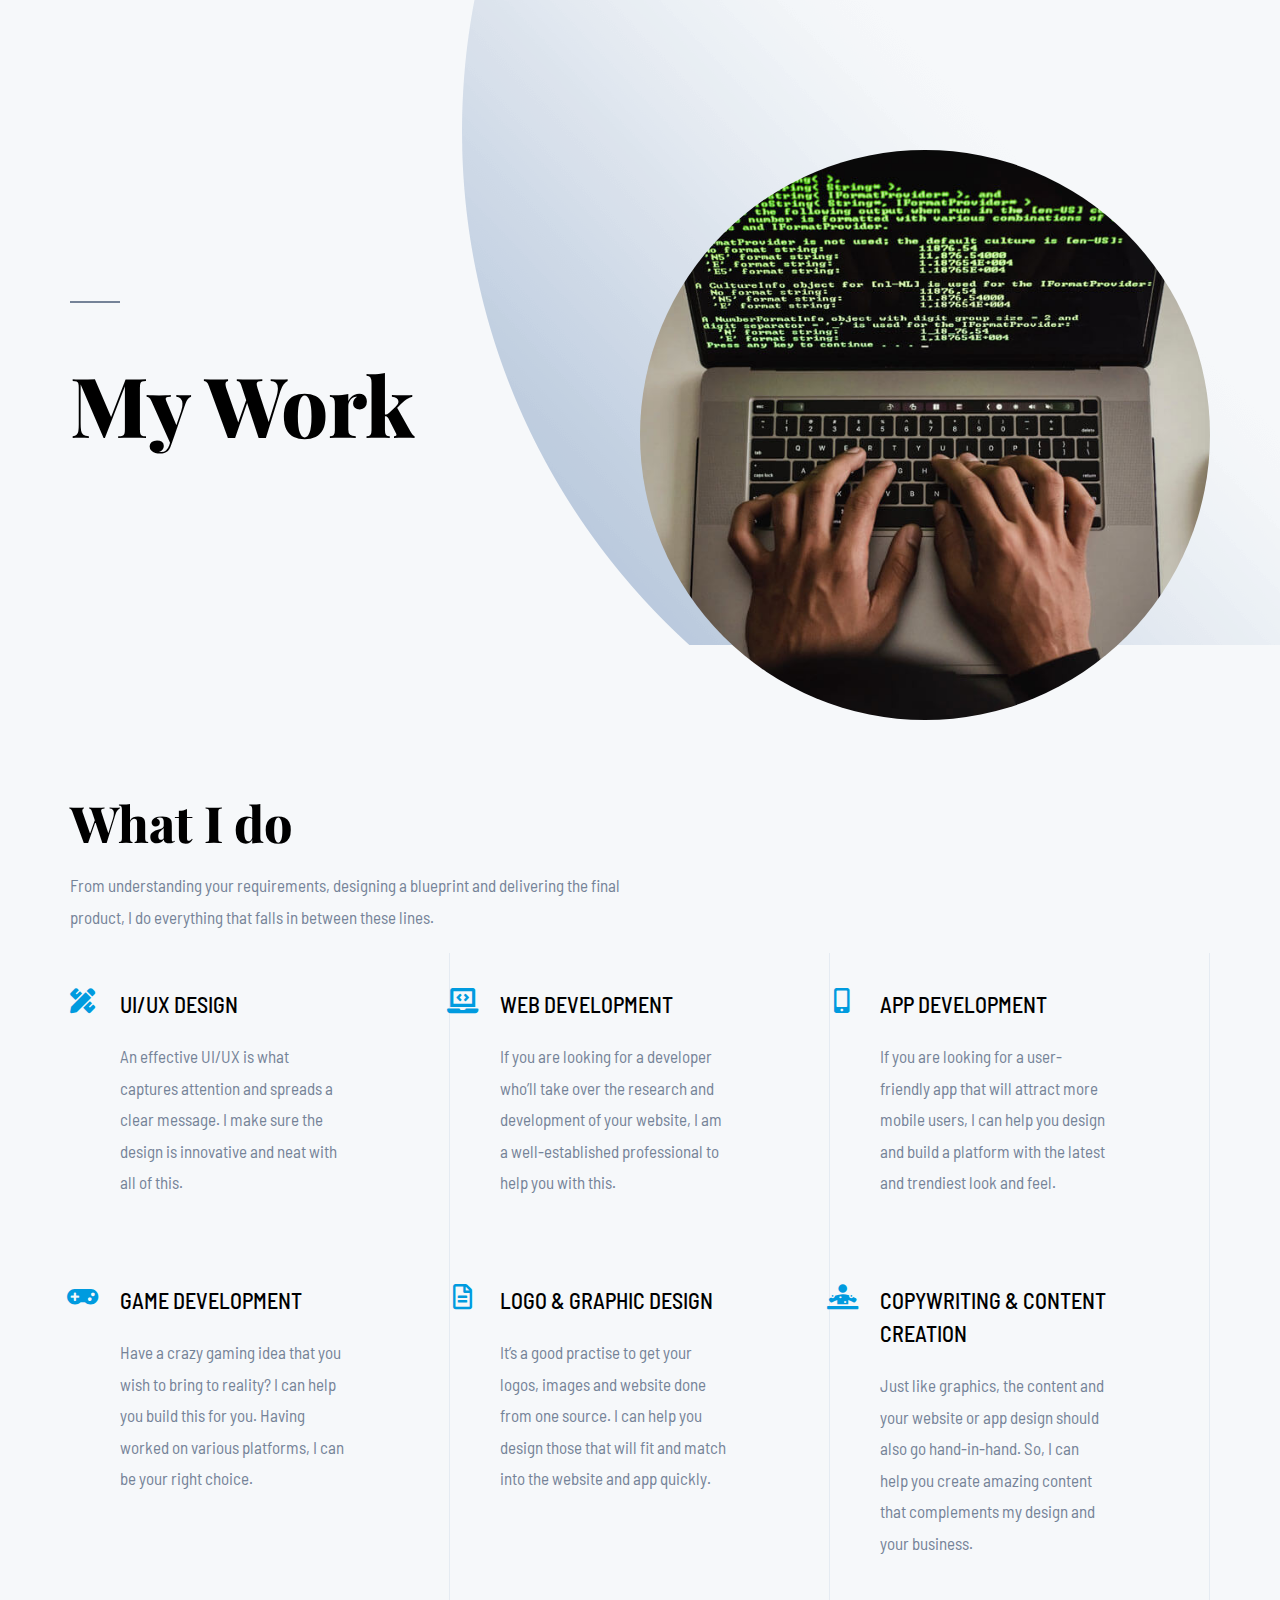
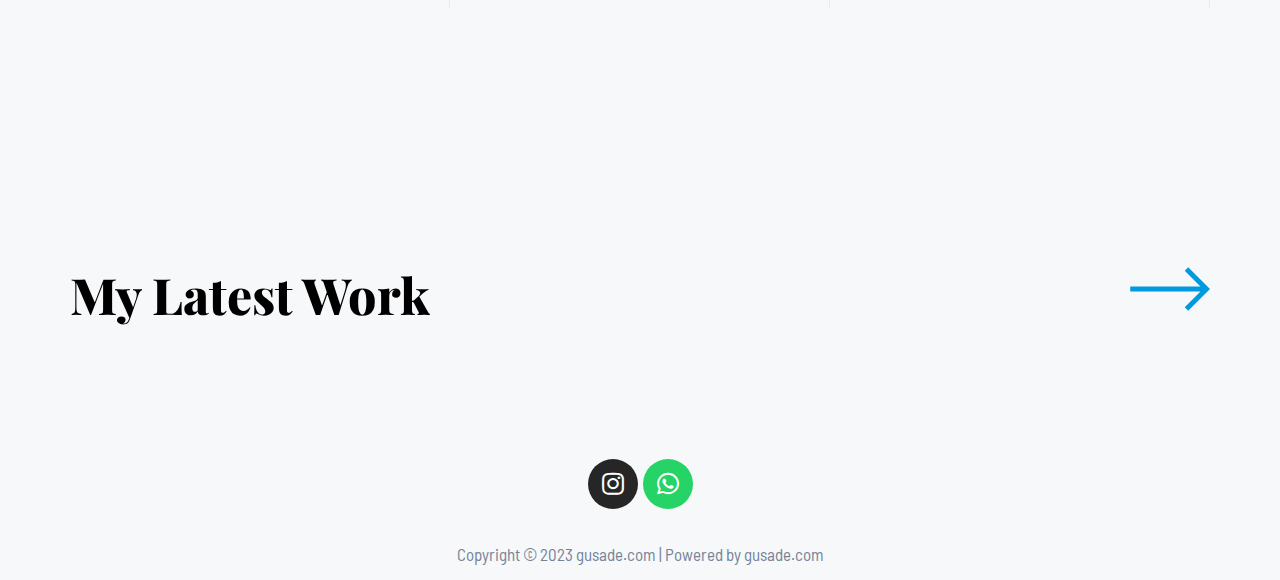
<file: services/index.html>
<!DOCTYPE html>
<html lang="id">
<head>
<meta charset="UTF-8">
<meta name="viewport" content="width=device-width, initial-scale=1">
<link rel="profile" href="https://gmpg.org/xfn/11">

<title>Services &#8211; gusade.com</title>
<meta name="robots" content="noindex, nofollow">
<link rel="dns-prefetch" href="//fonts.googleapis.com">
<link rel="alternate" type="application/rss+xml" title="gusade.com &raquo; Feed" href="https://mumunney.github.io/gusadesanjaya/feed/">
<link rel="alternate" type="application/rss+xml" title="gusade.com &raquo; Umpan Komentar" href="https://mumunney.github.io/gusadesanjaya/comments/feed/">
<script>
window._wpemojiSettings = {"baseUrl":"https:\/\/s.w.org\/images\/core\/emoji\/14.0.0\/72x72\/","ext":".png","svgUrl":"https:\/\/s.w.org\/images\/core\/emoji\/14.0.0\/svg\/","svgExt":".svg","source":{"concatemoji":"https:\/\/mumunney.github.io\/gusadesanjaya\/wp-includes\/js\/wp-emoji-release.min.js?ver=6.1.1"}};
/*! This file is auto-generated */
!function(e,a,t){var n,r,o,i=a.createElement("canvas"),p=i.getContext&&i.getContext("2d");function s(e,t){var a=String.fromCharCode,e=(p.clearRect(0,0,i.width,i.height),p.fillText(a.apply(this,e),0,0),i.toDataURL());return p.clearRect(0,0,i.width,i.height),p.fillText(a.apply(this,t),0,0),e===i.toDataURL()}function c(e){var t=a.createElement("script");t.src=e,t.defer=t.type="text/javascript",a.getElementsByTagName("head")[0].appendChild(t)}for(o=Array("flag","emoji"),t.supports={everything:!0,everythingExceptFlag:!0},r=0;r<o.length;r++)t.supports[o[r]]=function(e){if(p&&p.fillText)switch(p.textBaseline="top",p.font="600 32px Arial",e){case"flag":return s([127987,65039,8205,9895,65039],[127987,65039,8203,9895,65039])?!1:!s([55356,56826,55356,56819],[55356,56826,8203,55356,56819])&&!s([55356,57332,56128,56423,56128,56418,56128,56421,56128,56430,56128,56423,56128,56447],[55356,57332,8203,56128,56423,8203,56128,56418,8203,56128,56421,8203,56128,56430,8203,56128,56423,8203,56128,56447]);case"emoji":return!s([129777,127995,8205,129778,127999],[129777,127995,8203,129778,127999])}return!1}(o[r]),t.supports.everything=t.supports.everything&&t.supports[o[r]],"flag"!==o[r]&&(t.supports.everythingExceptFlag=t.supports.everythingExceptFlag&&t.supports[o[r]]);t.supports.everythingExceptFlag=t.supports.everythingExceptFlag&&!t.supports.flag,t.DOMReady=!1,t.readyCallback=function(){t.DOMReady=!0},t.supports.everything||(n=function(){t.readyCallback()},a.addEventListener?(a.addEventListener("DOMContentLoaded",n,!1),e.addEventListener("load",n,!1)):(e.attachEvent("onload",n),a.attachEvent("onreadystatechange",function(){"complete"===a.readyState&&t.readyCallback()})),(e=t.source||{}).concatemoji?c(e.concatemoji):e.wpemoji&&e.twemoji&&(c(e.twemoji),c(e.wpemoji)))}(window,document,window._wpemojiSettings);
</script>
<style>img.wp-smiley,
img.emoji {
	display: inline !important;
	border: none !important;
	box-shadow: none !important;
	height: 1em !important;
	width: 1em !important;
	margin: 0 0.07em !important;
	vertical-align: -0.1em !important;
	background: none !important;
	padding: 0 !important;
}</style>
	<link rel="stylesheet" id="astra-theme-css-css" href="https://mumunney.github.io/gusadesanjaya/wp-content/themes/astra/assets/css/minified/main.min.css?ver=4.0.2" media="all">
<style id="astra-theme-css-inline-css">.ast-no-sidebar .entry-content .alignfull {margin-left: calc( -50vw + 50%);margin-right: calc( -50vw + 50%);max-width: 100vw;width: 100vw;}.ast-no-sidebar .entry-content .alignwide {margin-left: calc(-41vw + 50%);margin-right: calc(-41vw + 50%);max-width: unset;width: unset;}.ast-no-sidebar .entry-content .alignfull .alignfull,.ast-no-sidebar .entry-content .alignfull .alignwide,.ast-no-sidebar .entry-content .alignwide .alignfull,.ast-no-sidebar .entry-content .alignwide .alignwide,.ast-no-sidebar .entry-content .wp-block-column .alignfull,.ast-no-sidebar .entry-content .wp-block-column .alignwide{width: 100%;margin-left: auto;margin-right: auto;}.wp-block-gallery,.blocks-gallery-grid {margin: 0;}.wp-block-separator {max-width: 100px;}.wp-block-separator.is-style-wide,.wp-block-separator.is-style-dots {max-width: none;}.entry-content .has-2-columns .wp-block-column:first-child {padding-right: 10px;}.entry-content .has-2-columns .wp-block-column:last-child {padding-left: 10px;}@media (max-width: 782px) {.entry-content .wp-block-columns .wp-block-column {flex-basis: 100%;}.entry-content .has-2-columns .wp-block-column:first-child {padding-right: 0;}.entry-content .has-2-columns .wp-block-column:last-child {padding-left: 0;}}body .entry-content .wp-block-latest-posts {margin-left: 0;}body .entry-content .wp-block-latest-posts li {list-style: none;}.ast-no-sidebar .ast-container .entry-content .wp-block-latest-posts {margin-left: 0;}.ast-header-break-point .entry-content .alignwide {margin-left: auto;margin-right: auto;}.entry-content .blocks-gallery-item img {margin-bottom: auto;}.wp-block-pullquote {border-top: 4px solid #555d66;border-bottom: 4px solid #555d66;color: #40464d;}:root{--ast-container-default-xlg-padding:6.67em;--ast-container-default-lg-padding:5.67em;--ast-container-default-slg-padding:4.34em;--ast-container-default-md-padding:3.34em;--ast-container-default-sm-padding:6.67em;--ast-container-default-xs-padding:2.4em;--ast-container-default-xxs-padding:1.4em;--ast-code-block-background:#EEEEEE;--ast-comment-inputs-background:#FAFAFA;}html{font-size:106.25%;}a,.page-title{color:var(--ast-global-color-2);}a:hover,a:focus{color:var(--ast-global-color-1);}body,button,input,select,textarea,.ast-button,.ast-custom-button{font-family:'Barlow Semi Condensed',sans-serif;font-weight:400;font-size:17px;font-size:1rem;}blockquote{color:var(--ast-global-color-3);}h1,.entry-content h1,h2,.entry-content h2,h3,.entry-content h3,h4,.entry-content h4,h5,.entry-content h5,h6,.entry-content h6,.site-title,.site-title a{font-family:'Barlow Semi Condensed',sans-serif;font-weight:500;}.site-title{font-size:35px;font-size:2.0588235294118rem;display:none;}.site-header .site-description{font-size:15px;font-size:0.88235294117647rem;display:none;}.entry-title{font-size:30px;font-size:1.7647058823529rem;}h1,.entry-content h1{font-size:83px;font-size:4.8823529411765rem;font-weight:800;font-family:'Playfair Display',serif;line-height:1.1em;}h2,.entry-content h2{font-size:50px;font-size:2.9411764705882rem;font-weight:800;font-family:'Playfair Display',serif;line-height:1.1em;}h3,.entry-content h3{font-size:35px;font-size:2.0588235294118rem;font-weight:800;font-family:'Playfair Display',serif;line-height:1.2em;}h4,.entry-content h4{font-size:22px;font-size:1.2941176470588rem;font-family:'Barlow Semi Condensed',sans-serif;}h5,.entry-content h5{font-size:20px;font-size:1.1764705882353rem;font-family:'Barlow Semi Condensed',sans-serif;}h6,.entry-content h6{font-size:17px;font-size:1rem;font-family:'Barlow Semi Condensed',sans-serif;}::selection{background-color:var(--ast-global-color-0);color:#ffffff;}body,h1,.entry-title a,.entry-content h1,h2,.entry-content h2,h3,.entry-content h3,h4,.entry-content h4,h5,.entry-content h5,h6,.entry-content h6{color:var(--ast-global-color-3);}.tagcloud a:hover,.tagcloud a:focus,.tagcloud a.current-item{color:#ffffff;border-color:var(--ast-global-color-2);background-color:var(--ast-global-color-2);}input:focus,input[type="text"]:focus,input[type="email"]:focus,input[type="url"]:focus,input[type="password"]:focus,input[type="reset"]:focus,input[type="search"]:focus,textarea:focus{border-color:var(--ast-global-color-2);}input[type="radio"]:checked,input[type=reset],input[type="checkbox"]:checked,input[type="checkbox"]:hover:checked,input[type="checkbox"]:focus:checked,input[type=range]::-webkit-slider-thumb{border-color:var(--ast-global-color-2);background-color:var(--ast-global-color-2);box-shadow:none;}.site-footer a:hover + .post-count,.site-footer a:focus + .post-count{background:var(--ast-global-color-2);border-color:var(--ast-global-color-2);}.single .nav-links .nav-previous,.single .nav-links .nav-next{color:var(--ast-global-color-2);}.entry-meta,.entry-meta *{line-height:1.45;color:var(--ast-global-color-2);}.entry-meta a:hover,.entry-meta a:hover *,.entry-meta a:focus,.entry-meta a:focus *,.page-links > .page-link,.page-links .page-link:hover,.post-navigation a:hover{color:var(--ast-global-color-1);}#cat option,.secondary .calendar_wrap thead a,.secondary .calendar_wrap thead a:visited{color:var(--ast-global-color-2);}.secondary .calendar_wrap #today,.ast-progress-val span{background:var(--ast-global-color-2);}.secondary a:hover + .post-count,.secondary a:focus + .post-count{background:var(--ast-global-color-2);border-color:var(--ast-global-color-2);}.calendar_wrap #today > a{color:#ffffff;}.page-links .page-link,.single .post-navigation a{color:var(--ast-global-color-2);}.widget-title{font-size:24px;font-size:1.4117647058824rem;color:var(--ast-global-color-3);}.site-logo-img img{ transition:all 0.2s linear;}.ast-page-builder-template .hentry {margin: 0;}.ast-page-builder-template .site-content > .ast-container {max-width: 100%;padding: 0;}.ast-page-builder-template .site-content #primary {padding: 0;margin: 0;}.ast-page-builder-template .no-results {text-align: center;margin: 4em auto;}.ast-page-builder-template .ast-pagination {padding: 2em;}.ast-page-builder-template .entry-header.ast-no-title.ast-no-thumbnail {margin-top: 0;}.ast-page-builder-template .entry-header.ast-header-without-markup {margin-top: 0;margin-bottom: 0;}.ast-page-builder-template .entry-header.ast-no-title.ast-no-meta {margin-bottom: 0;}.ast-page-builder-template.single .post-navigation {padding-bottom: 2em;}.ast-page-builder-template.single-post .site-content > .ast-container {max-width: 100%;}.ast-page-builder-template .entry-header {margin-top: 4em;margin-left: auto;margin-right: auto;padding-left: 20px;padding-right: 20px;}.single.ast-page-builder-template .entry-header {padding-left: 20px;padding-right: 20px;}.ast-page-builder-template .ast-archive-description {margin: 4em auto 0;padding-left: 20px;padding-right: 20px;}.ast-page-builder-template.ast-no-sidebar .entry-content .alignwide {margin-left: 0;margin-right: 0;}@media (max-width:921px){#ast-desktop-header{display:none;}}@media (min-width:921px){#ast-mobile-header{display:none;}}.wp-block-buttons.aligncenter{justify-content:center;}@media (max-width:921px){.ast-theme-transparent-header #primary,.ast-theme-transparent-header #secondary{padding:0;}}@media (max-width:921px){.ast-plain-container.ast-no-sidebar #primary{padding:0;}}.ast-plain-container.ast-no-sidebar #primary{margin-top:0;margin-bottom:0;}@media (min-width:1200px){.wp-block-group .has-background{padding:20px;}}@media (min-width:1200px){.ast-no-sidebar.ast-separate-container .entry-content .wp-block-group.alignwide,.ast-no-sidebar.ast-separate-container .entry-content .wp-block-cover.alignwide{margin-left:-20px;margin-right:-20px;padding-left:20px;padding-right:20px;}.ast-no-sidebar.ast-separate-container .entry-content .wp-block-cover.alignfull,.ast-no-sidebar.ast-separate-container .entry-content .wp-block-group.alignfull{margin-left:-6.67em;margin-right:-6.67em;padding-left:6.67em;padding-right:6.67em;}}@media (min-width:1200px){.wp-block-cover-image.alignwide .wp-block-cover__inner-container,.wp-block-cover.alignwide .wp-block-cover__inner-container,.wp-block-cover-image.alignfull .wp-block-cover__inner-container,.wp-block-cover.alignfull .wp-block-cover__inner-container{width:100%;}}.wp-block-columns{margin-bottom:unset;}.wp-block-image.size-full{margin:2rem 0;}.wp-block-separator.has-background{padding:0;}.wp-block-gallery{margin-bottom:1.6em;}.wp-block-group{padding-top:4em;padding-bottom:4em;}.wp-block-group__inner-container .wp-block-columns:last-child,.wp-block-group__inner-container :last-child,.wp-block-table table{margin-bottom:0;}.blocks-gallery-grid{width:100%;}.wp-block-navigation-link__content{padding:5px 0;}.wp-block-group .wp-block-group .has-text-align-center,.wp-block-group .wp-block-column .has-text-align-center{max-width:100%;}.has-text-align-center{margin:0 auto;}@media (min-width:1200px){.wp-block-cover__inner-container,.alignwide .wp-block-group__inner-container,.alignfull .wp-block-group__inner-container{max-width:1200px;margin:0 auto;}.wp-block-group.alignnone,.wp-block-group.aligncenter,.wp-block-group.alignleft,.wp-block-group.alignright,.wp-block-group.alignwide,.wp-block-columns.alignwide{margin:2rem 0 1rem 0;}}@media (max-width:1200px){.wp-block-group{padding:3em;}.wp-block-group .wp-block-group{padding:1.5em;}.wp-block-columns,.wp-block-column{margin:1rem 0;}}@media (min-width:921px){.wp-block-columns .wp-block-group{padding:2em;}}@media (max-width:544px){.wp-block-cover-image .wp-block-cover__inner-container,.wp-block-cover .wp-block-cover__inner-container{width:unset;}.wp-block-cover,.wp-block-cover-image{padding:2em 0;}.wp-block-group,.wp-block-cover{padding:2em;}.wp-block-media-text__media img,.wp-block-media-text__media video{width:unset;max-width:100%;}.wp-block-media-text.has-background .wp-block-media-text__content{padding:1em;}}.wp-block-image.aligncenter{margin-left:auto;margin-right:auto;}.wp-block-table.aligncenter{margin-left:auto;margin-right:auto;}@media (min-width:544px){.entry-content .wp-block-media-text.has-media-on-the-right .wp-block-media-text__content{padding:0 8% 0 0;}.entry-content .wp-block-media-text .wp-block-media-text__content{padding:0 0 0 8%;}.ast-plain-container .site-content .entry-content .has-custom-content-position.is-position-bottom-left > *,.ast-plain-container .site-content .entry-content .has-custom-content-position.is-position-bottom-right > *,.ast-plain-container .site-content .entry-content .has-custom-content-position.is-position-top-left > *,.ast-plain-container .site-content .entry-content .has-custom-content-position.is-position-top-right > *,.ast-plain-container .site-content .entry-content .has-custom-content-position.is-position-center-right > *,.ast-plain-container .site-content .entry-content .has-custom-content-position.is-position-center-left > *{margin:0;}}@media (max-width:544px){.entry-content .wp-block-media-text .wp-block-media-text__content{padding:8% 0;}.wp-block-media-text .wp-block-media-text__media img{width:auto;max-width:100%;}}.wp-block-button.is-style-outline .wp-block-button__link{border-color:rgba(0,0,0,0);border-top-width:2px;border-right-width:2px;border-bottom-width:2px;border-left-width:2px;}.wp-block-button.is-style-outline > .wp-block-button__link:not(.has-text-color),.wp-block-button.wp-block-button__link.is-style-outline:not(.has-text-color){color:rgba(0,0,0,0);}.wp-block-button.is-style-outline .wp-block-button__link:hover,.wp-block-button.is-style-outline .wp-block-button__link:focus{color:var(--ast-global-color-2) !important;background-color:rgba(0,0,0,0);border-color:rgba(0,0,0,0);}.post-page-numbers.current .page-link,.ast-pagination .page-numbers.current{color:#ffffff;border-color:var(--ast-global-color-0);background-color:var(--ast-global-color-0);border-radius:2px;}@media (max-width:921px){.wp-block-button.is-style-outline .wp-block-button__link{padding-top:calc(15px - 2px);padding-right:calc(30px - 2px);padding-bottom:calc(15px - 2px);padding-left:calc(30px - 2px);}}@media (max-width:544px){.wp-block-button.is-style-outline .wp-block-button__link{padding-top:calc(15px - 2px);padding-right:calc(30px - 2px);padding-bottom:calc(15px - 2px);padding-left:calc(30px - 2px);}}@media (min-width:544px){.entry-content > .alignleft{margin-right:20px;}.entry-content > .alignright{margin-left:20px;}.wp-block-group.has-background{padding:20px;}}@media (max-width:921px){.ast-separate-container #primary,.ast-separate-container #secondary{padding:1.5em 0;}#primary,#secondary{padding:1.5em 0;margin:0;}.ast-left-sidebar #content > .ast-container{display:flex;flex-direction:column-reverse;width:100%;}.ast-separate-container .ast-article-post,.ast-separate-container .ast-article-single{padding:1.5em 2.14em;}.ast-author-box img.avatar{margin:20px 0 0 0;}}@media (min-width:922px){.ast-separate-container.ast-right-sidebar #primary,.ast-separate-container.ast-left-sidebar #primary{border:0;}.search-no-results.ast-separate-container #primary{margin-bottom:4em;}}.elementor-button-wrapper .elementor-button{border-style:solid;text-decoration:none;border-top-width:0;border-right-width:0;border-left-width:0;border-bottom-width:0;}body .elementor-button.elementor-size-sm,body .elementor-button.elementor-size-xs,body .elementor-button.elementor-size-md,body .elementor-button.elementor-size-lg,body .elementor-button.elementor-size-xl,body .elementor-button{border-radius:2px;padding-top:0px;padding-right:0px;padding-bottom:0px;padding-left:0px;}.elementor-button-wrapper .elementor-button{border-color:rgba(0,0,0,0);background-color:rgba(0,0,0,0);}.elementor-button-wrapper .elementor-button:hover,.elementor-button-wrapper .elementor-button:focus{color:var(--ast-global-color-2);background-color:rgba(0,0,0,0);border-color:rgba(0,0,0,0);}.wp-block-button .wp-block-button__link ,.elementor-button-wrapper .elementor-button,.elementor-button-wrapper .elementor-button:visited{color:var(--ast-global-color-0);}.elementor-button-wrapper .elementor-button{font-size:16px;font-size:0.94117647058824rem;line-height:1em;text-transform:uppercase;letter-spacing:2px;}body .elementor-button.elementor-size-sm,body .elementor-button.elementor-size-xs,body .elementor-button.elementor-size-md,body .elementor-button.elementor-size-lg,body .elementor-button.elementor-size-xl,body .elementor-button{font-size:16px;font-size:0.94117647058824rem;}.wp-block-button .wp-block-button__link:hover,.wp-block-button .wp-block-button__link:focus{color:var(--ast-global-color-2);background-color:rgba(0,0,0,0);border-color:rgba(0,0,0,0);}.elementor-widget-heading h1.elementor-heading-title{line-height:1.1em;}.elementor-widget-heading h2.elementor-heading-title{line-height:1.1em;}.elementor-widget-heading h3.elementor-heading-title{line-height:1.2em;}.wp-block-button .wp-block-button__link{border:none;background-color:rgba(0,0,0,0);color:var(--ast-global-color-0);font-family:inherit;font-weight:inherit;line-height:1em;text-transform:uppercase;letter-spacing:2px;font-size:16px;font-size:0.94117647058824rem;border-radius:2px;padding:15px 30px;}.wp-block-button.is-style-outline .wp-block-button__link{border-style:solid;border-top-width:2px;border-right-width:2px;border-left-width:2px;border-bottom-width:2px;border-color:rgba(0,0,0,0);padding-top:calc(15px - 2px);padding-right:calc(30px - 2px);padding-bottom:calc(15px - 2px);padding-left:calc(30px - 2px);}@media (max-width:921px){.wp-block-button .wp-block-button__link{border:none;padding:15px 30px;}.wp-block-button.is-style-outline .wp-block-button__link{padding-top:calc(15px - 2px);padding-right:calc(30px - 2px);padding-bottom:calc(15px - 2px);padding-left:calc(30px - 2px);}}@media (max-width:544px){.wp-block-button .wp-block-button__link{border:none;padding:15px 30px;}.wp-block-button.is-style-outline .wp-block-button__link{padding-top:calc(15px - 2px);padding-right:calc(30px - 2px);padding-bottom:calc(15px - 2px);padding-left:calc(30px - 2px);}}.menu-toggle,button,.ast-button,.ast-custom-button,.button,input#submit,input[type="button"],input[type="submit"],input[type="reset"]{border-style:solid;border-top-width:0;border-right-width:0;border-left-width:0;border-bottom-width:0;color:var(--ast-global-color-0);border-color:rgba(0,0,0,0);background-color:rgba(0,0,0,0);border-radius:2px;padding-top:0px;padding-right:0px;padding-bottom:0px;padding-left:0px;font-family:inherit;font-weight:inherit;font-size:16px;font-size:0.94117647058824rem;line-height:1em;text-transform:uppercase;letter-spacing:2px;}button:focus,.menu-toggle:hover,button:hover,.ast-button:hover,.ast-custom-button:hover .button:hover,.ast-custom-button:hover ,input[type=reset]:hover,input[type=reset]:focus,input#submit:hover,input#submit:focus,input[type="button"]:hover,input[type="button"]:focus,input[type="submit"]:hover,input[type="submit"]:focus{color:var(--ast-global-color-2);background-color:rgba(0,0,0,0);border-color:rgba(0,0,0,0);}@media (min-width:544px){.ast-container{max-width:100%;}}@media (max-width:544px){.ast-separate-container .ast-article-post,.ast-separate-container .ast-article-single,.ast-separate-container .comments-title,.ast-separate-container .ast-archive-description{padding:1.5em 1em;}.ast-separate-container #content .ast-container{padding-left:0.54em;padding-right:0.54em;}.ast-separate-container .ast-comment-list li.depth-1{padding:1.5em 1em;margin-bottom:1.5em;}.ast-separate-container .ast-comment-list .bypostauthor{padding:.5em;}.ast-search-menu-icon.ast-dropdown-active .search-field{width:170px;}}@media (max-width:921px){.ast-mobile-header-stack .main-header-bar .ast-search-menu-icon{display:inline-block;}.ast-header-break-point.ast-header-custom-item-outside .ast-mobile-header-stack .main-header-bar .ast-search-icon{margin:0;}.ast-comment-avatar-wrap img{max-width:2.5em;}.ast-separate-container .ast-comment-list li.depth-1{padding:1.5em 2.14em;}.ast-separate-container .comment-respond{padding:2em 2.14em;}.ast-comment-meta{padding:0 1.8888em 1.3333em;}}body,.ast-separate-container{background-color:var(--ast-global-color-4);;background-image:none;;}.ast-no-sidebar.ast-separate-container .entry-content .alignfull {margin-left: -6.67em;margin-right: -6.67em;width: auto;}@media (max-width: 1200px) {.ast-no-sidebar.ast-separate-container .entry-content .alignfull {margin-left: -2.4em;margin-right: -2.4em;}}@media (max-width: 768px) {.ast-no-sidebar.ast-separate-container .entry-content .alignfull {margin-left: -2.14em;margin-right: -2.14em;}}@media (max-width: 544px) {.ast-no-sidebar.ast-separate-container .entry-content .alignfull {margin-left: -1em;margin-right: -1em;}}.ast-no-sidebar.ast-separate-container .entry-content .alignwide {margin-left: -20px;margin-right: -20px;}.ast-no-sidebar.ast-separate-container .entry-content .wp-block-column .alignfull,.ast-no-sidebar.ast-separate-container .entry-content .wp-block-column .alignwide {margin-left: auto;margin-right: auto;width: 100%;}@media (max-width:921px){.site-title{display:none;}.site-header .site-description{display:none;}.entry-title{font-size:30px;}h1,.entry-content h1{font-size:60px;}h2,.entry-content h2{font-size:43px;}h3,.entry-content h3{font-size:30px;}}@media (max-width:544px){.site-title{display:none;}.site-header .site-description{display:none;}.entry-title{font-size:30px;}h1,.entry-content h1{font-size:45px;}h2,.entry-content h2{font-size:35px;}h3,.entry-content h3{font-size:20px;}}@media (max-width:921px){html{font-size:96.9%;}}@media (max-width:544px){html{font-size:96.9%;}}@media (min-width:922px){.ast-container{max-width:1240px;}}@media (min-width:922px){.site-content .ast-container{display:flex;}}@media (max-width:921px){.site-content .ast-container{flex-direction:column;}}@media (min-width:922px){.main-header-menu .sub-menu .menu-item.ast-left-align-sub-menu:hover > .sub-menu,.main-header-menu .sub-menu .menu-item.ast-left-align-sub-menu.focus > .sub-menu{margin-left:-0px;}}.ast-theme-transparent-header [data-section="section-header-mobile-trigger"] .ast-button-wrap .mobile-menu-toggle-icon .ast-mobile-svg{fill:var(--ast-global-color-2);}.ast-theme-transparent-header [data-section="section-header-mobile-trigger"] .ast-button-wrap .mobile-menu-wrap .mobile-menu{color:var(--ast-global-color-2);}.ast-theme-transparent-header [data-section="section-header-mobile-trigger"] .ast-button-wrap .ast-mobile-menu-trigger-minimal{background:transparent;}blockquote {padding: 1.2em;}:root .has-ast-global-color-0-color{color:var(--ast-global-color-0);}:root .has-ast-global-color-0-background-color{background-color:var(--ast-global-color-0);}:root .wp-block-button .has-ast-global-color-0-color{color:var(--ast-global-color-0);}:root .wp-block-button .has-ast-global-color-0-background-color{background-color:var(--ast-global-color-0);}:root .has-ast-global-color-1-color{color:var(--ast-global-color-1);}:root .has-ast-global-color-1-background-color{background-color:var(--ast-global-color-1);}:root .wp-block-button .has-ast-global-color-1-color{color:var(--ast-global-color-1);}:root .wp-block-button .has-ast-global-color-1-background-color{background-color:var(--ast-global-color-1);}:root .has-ast-global-color-2-color{color:var(--ast-global-color-2);}:root .has-ast-global-color-2-background-color{background-color:var(--ast-global-color-2);}:root .wp-block-button .has-ast-global-color-2-color{color:var(--ast-global-color-2);}:root .wp-block-button .has-ast-global-color-2-background-color{background-color:var(--ast-global-color-2);}:root .has-ast-global-color-3-color{color:var(--ast-global-color-3);}:root .has-ast-global-color-3-background-color{background-color:var(--ast-global-color-3);}:root .wp-block-button .has-ast-global-color-3-color{color:var(--ast-global-color-3);}:root .wp-block-button .has-ast-global-color-3-background-color{background-color:var(--ast-global-color-3);}:root .has-ast-global-color-4-color{color:var(--ast-global-color-4);}:root .has-ast-global-color-4-background-color{background-color:var(--ast-global-color-4);}:root .wp-block-button .has-ast-global-color-4-color{color:var(--ast-global-color-4);}:root .wp-block-button .has-ast-global-color-4-background-color{background-color:var(--ast-global-color-4);}:root .has-ast-global-color-5-color{color:var(--ast-global-color-5);}:root .has-ast-global-color-5-background-color{background-color:var(--ast-global-color-5);}:root .wp-block-button .has-ast-global-color-5-color{color:var(--ast-global-color-5);}:root .wp-block-button .has-ast-global-color-5-background-color{background-color:var(--ast-global-color-5);}:root .has-ast-global-color-6-color{color:var(--ast-global-color-6);}:root .has-ast-global-color-6-background-color{background-color:var(--ast-global-color-6);}:root .wp-block-button .has-ast-global-color-6-color{color:var(--ast-global-color-6);}:root .wp-block-button .has-ast-global-color-6-background-color{background-color:var(--ast-global-color-6);}:root .has-ast-global-color-7-color{color:var(--ast-global-color-7);}:root .has-ast-global-color-7-background-color{background-color:var(--ast-global-color-7);}:root .wp-block-button .has-ast-global-color-7-color{color:var(--ast-global-color-7);}:root .wp-block-button .has-ast-global-color-7-background-color{background-color:var(--ast-global-color-7);}:root .has-ast-global-color-8-color{color:var(--ast-global-color-8);}:root .has-ast-global-color-8-background-color{background-color:var(--ast-global-color-8);}:root .wp-block-button .has-ast-global-color-8-color{color:var(--ast-global-color-8);}:root .wp-block-button .has-ast-global-color-8-background-color{background-color:var(--ast-global-color-8);}:root{--ast-global-color-0:#009bdf;--ast-global-color-1:#009bdf;--ast-global-color-2:#000000;--ast-global-color-3:#758398;--ast-global-color-4:#f6f8fa;--ast-global-color-5:#ffffff;--ast-global-color-6:#243673;--ast-global-color-7:#FBFCFF;--ast-global-color-8:#BFD1FF;}:root {--ast-border-color : #dddddd;}.ast-single-entry-banner {-js-display: flex;display: flex;flex-direction: column;justify-content: center;text-align: center;position: relative;background: #eeeeee;}.ast-single-entry-banner[data-banner-layout="layout-1"] {max-width: 1200px;background: inherit;padding: 20px 0;}.ast-single-entry-banner[data-banner-width-type="custom"] {margin: 0 auto;width: 100%;}.ast-single-entry-banner + .site-content .entry-header {margin-bottom: 0;}header.entry-header .entry-title{font-size:30px;font-size:1.7647058823529rem;}header.entry-header > *:not(:last-child){margin-bottom:10px;}.ast-archive-entry-banner {-js-display: flex;display: flex;flex-direction: column;justify-content: center;text-align: center;position: relative;background: #eeeeee;}.ast-archive-entry-banner[data-banner-width-type="custom"] {margin: 0 auto;width: 100%;}.ast-archive-entry-banner[data-banner-layout="layout-1"] {background: inherit;padding: 20px 0;text-align: left;}body.archive .ast-archive-description{max-width:1200px;width:100%;text-align:left;padding-top:3em;padding-right:3em;padding-bottom:3em;padding-left:3em;}body.archive .ast-archive-description .ast-archive-title,body.archive .ast-archive-description .ast-archive-title *{font-size:40px;font-size:2.3529411764706rem;}body.archive .ast-archive-description > *:not(:last-child){margin-bottom:10px;}@media (max-width:921px){body.archive .ast-archive-description{text-align:left;}}@media (max-width:544px){body.archive .ast-archive-description{text-align:left;}}.ast-theme-transparent-header #masthead .site-logo-img .transparent-custom-logo .astra-logo-svg{width:150px;}.ast-theme-transparent-header #masthead .site-logo-img .transparent-custom-logo img{ max-width:150px;}@media (max-width:921px){.ast-theme-transparent-header #masthead .site-logo-img .transparent-custom-logo .astra-logo-svg{width:120px;}.ast-theme-transparent-header #masthead .site-logo-img .transparent-custom-logo img{ max-width:120px;}}@media (max-width:543px){.ast-theme-transparent-header #masthead .site-logo-img .transparent-custom-logo .astra-logo-svg{width:100px;}.ast-theme-transparent-header #masthead .site-logo-img .transparent-custom-logo img{ max-width:100px;}}@media (min-width:921px){.ast-theme-transparent-header #masthead{position:absolute;left:0;right:0;}.ast-theme-transparent-header .main-header-bar,.ast-theme-transparent-header.ast-header-break-point .main-header-bar{background:none;}body.elementor-editor-active.ast-theme-transparent-header #masthead,.fl-builder-edit .ast-theme-transparent-header #masthead,body.vc_editor.ast-theme-transparent-header #masthead,body.brz-ed.ast-theme-transparent-header #masthead{z-index:0;}.ast-header-break-point.ast-replace-site-logo-transparent.ast-theme-transparent-header .custom-mobile-logo-link{display:none;}.ast-header-break-point.ast-replace-site-logo-transparent.ast-theme-transparent-header .transparent-custom-logo{display:inline-block;}.ast-theme-transparent-header .ast-above-header,.ast-theme-transparent-header .ast-above-header.ast-above-header-bar{background-image:none;background-color:transparent;}.ast-theme-transparent-header .ast-below-header{background-image:none;background-color:transparent;}}.ast-theme-transparent-header .ast-builder-menu .main-header-menu,.ast-theme-transparent-header .ast-builder-menu .main-header-menu .menu-link,.ast-theme-transparent-header [CLASS*="ast-builder-menu-"] .main-header-menu .menu-item > .menu-link,.ast-theme-transparent-header .ast-masthead-custom-menu-items,.ast-theme-transparent-header .ast-masthead-custom-menu-items a,.ast-theme-transparent-header .ast-builder-menu .main-header-menu .menu-item > .ast-menu-toggle,.ast-theme-transparent-header .ast-builder-menu .main-header-menu .menu-item > .ast-menu-toggle,.ast-theme-transparent-header .ast-above-header-navigation a,.ast-header-break-point.ast-theme-transparent-header .ast-above-header-navigation a,.ast-header-break-point.ast-theme-transparent-header .ast-above-header-navigation > ul.ast-above-header-menu > .menu-item-has-children:not(.current-menu-item) > .ast-menu-toggle,.ast-theme-transparent-header .ast-below-header-menu,.ast-theme-transparent-header .ast-below-header-menu a,.ast-header-break-point.ast-theme-transparent-header .ast-below-header-menu a,.ast-header-break-point.ast-theme-transparent-header .ast-below-header-menu,.ast-theme-transparent-header .main-header-menu .menu-link{color:var(--ast-global-color-2);}.ast-theme-transparent-header .ast-builder-menu .main-header-menu .menu-item:hover > .menu-link,.ast-theme-transparent-header .ast-builder-menu .main-header-menu .menu-item:hover > .ast-menu-toggle,.ast-theme-transparent-header .ast-builder-menu .main-header-menu .ast-masthead-custom-menu-items a:hover,.ast-theme-transparent-header .ast-builder-menu .main-header-menu .focus > .menu-link,.ast-theme-transparent-header .ast-builder-menu .main-header-menu .focus > .ast-menu-toggle,.ast-theme-transparent-header .ast-builder-menu .main-header-menu .current-menu-item > .menu-link,.ast-theme-transparent-header .ast-builder-menu .main-header-menu .current-menu-ancestor > .menu-link,.ast-theme-transparent-header .ast-builder-menu .main-header-menu .current-menu-item > .ast-menu-toggle,.ast-theme-transparent-header .ast-builder-menu .main-header-menu .current-menu-ancestor > .ast-menu-toggle,.ast-theme-transparent-header [CLASS*="ast-builder-menu-"] .main-header-menu .current-menu-item > .menu-link,.ast-theme-transparent-header [CLASS*="ast-builder-menu-"] .main-header-menu .current-menu-ancestor > .menu-link,.ast-theme-transparent-header [CLASS*="ast-builder-menu-"] .main-header-menu .current-menu-item > .ast-menu-toggle,.ast-theme-transparent-header [CLASS*="ast-builder-menu-"] .main-header-menu .current-menu-ancestor > .ast-menu-toggle,.ast-theme-transparent-header .main-header-menu .menu-item:hover > .menu-link,.ast-theme-transparent-header .main-header-menu .current-menu-item > .menu-link,.ast-theme-transparent-header .main-header-menu .current-menu-ancestor > .menu-link{color:var(--ast-global-color-0);}@media (max-width:921px){.ast-theme-transparent-header #masthead{position:absolute;left:0;right:0;}.ast-theme-transparent-header .main-header-bar,.ast-theme-transparent-header.ast-header-break-point .main-header-bar{background:none;}body.elementor-editor-active.ast-theme-transparent-header #masthead,.fl-builder-edit .ast-theme-transparent-header #masthead,body.vc_editor.ast-theme-transparent-header #masthead,body.brz-ed.ast-theme-transparent-header #masthead{z-index:0;}.ast-header-break-point.ast-replace-site-logo-transparent.ast-theme-transparent-header .custom-mobile-logo-link{display:none;}.ast-header-break-point.ast-replace-site-logo-transparent.ast-theme-transparent-header .transparent-custom-logo{display:inline-block;}.ast-theme-transparent-header .ast-above-header,.ast-theme-transparent-header .ast-above-header.ast-above-header-bar{background-image:none;background-color:transparent;}.ast-theme-transparent-header .ast-below-header{background-image:none;background-color:transparent;}}.ast-theme-transparent-header #ast-desktop-header > [CLASS*="-header-wrap"]:nth-last-child(2) > [CLASS*="-header-bar"],.ast-theme-transparent-header.ast-header-break-point #ast-mobile-header > [CLASS*="-header-wrap"]:nth-last-child(2) > [CLASS*="-header-bar"]{border-bottom-style:none;}.ast-breadcrumbs .trail-browse,.ast-breadcrumbs .trail-items,.ast-breadcrumbs .trail-items li{display:inline-block;margin:0;padding:0;border:none;background:inherit;text-indent:0;}.ast-breadcrumbs .trail-browse{font-size:inherit;font-style:inherit;font-weight:inherit;color:inherit;}.ast-breadcrumbs .trail-items{list-style:none;}.trail-items li::after{padding:0 0.3em;content:"\00bb";}.trail-items li:last-of-type::after{display:none;}h1,.entry-content h1,h2,.entry-content h2,h3,.entry-content h3,h4,.entry-content h4,h5,.entry-content h5,h6,.entry-content h6{color:var(--ast-global-color-2);}@media (max-width:921px){.ast-builder-grid-row-container.ast-builder-grid-row-tablet-3-firstrow .ast-builder-grid-row > *:first-child,.ast-builder-grid-row-container.ast-builder-grid-row-tablet-3-lastrow .ast-builder-grid-row > *:last-child{grid-column:1 / -1;}}@media (max-width:544px){.ast-builder-grid-row-container.ast-builder-grid-row-mobile-3-firstrow .ast-builder-grid-row > *:first-child,.ast-builder-grid-row-container.ast-builder-grid-row-mobile-3-lastrow .ast-builder-grid-row > *:last-child{grid-column:1 / -1;}}.ast-builder-layout-element[data-section="title_tagline"]{display:flex;}@media (max-width:921px){.ast-header-break-point .ast-builder-layout-element[data-section="title_tagline"]{display:flex;}}@media (max-width:544px){.ast-header-break-point .ast-builder-layout-element[data-section="title_tagline"]{display:flex;}}.ast-desktop .ast-menu-hover-style-underline > .menu-item > .menu-link:before,.ast-desktop .ast-menu-hover-style-overline > .menu-item > .menu-link:before {content: "";position: absolute;width: 100%;right: 50%;height: 1px;background-color: transparent;transform: scale(0,0) translate(-50%,0);transition: transform .3s ease-in-out,color .0s ease-in-out;}.ast-desktop .ast-menu-hover-style-underline > .menu-item:hover > .menu-link:before,.ast-desktop .ast-menu-hover-style-overline > .menu-item:hover > .menu-link:before {width: calc(100% - 1.2em);background-color: currentColor;transform: scale(1,1) translate(50%,0);}.ast-desktop .ast-menu-hover-style-underline > .menu-item > .menu-link:before {bottom: 0;}.ast-desktop .ast-menu-hover-style-overline > .menu-item > .menu-link:before {top: 0;}.ast-desktop .ast-menu-hover-style-zoom > .menu-item > .menu-link:hover {transition: all .3s ease;transform: scale(1.2);}.site-footer{background-color:var(--ast-global-color-5);;background-image:none;;}@media (max-width:921px){.ast-hfb-header .site-footer{padding-left:25px;padding-right:25px;}}.elementor-widget-heading .elementor-heading-title{margin:0;}.elementor-page .ast-menu-toggle{color:unset !important;background:unset !important;}.elementor-post.elementor-grid-item.hentry{margin-bottom:0;}.woocommerce div.product .elementor-element.elementor-products-grid .related.products ul.products li.product,.elementor-element .elementor-wc-products .woocommerce[class*='columns-'] ul.products li.product{width:auto;margin:0;float:none;}.ast-left-sidebar .elementor-section.elementor-section-stretched,.ast-right-sidebar .elementor-section.elementor-section-stretched{max-width:100%;left:0 !important;}.elementor-template-full-width .ast-container{display:block;}@media (max-width:544px){.elementor-element .elementor-wc-products .woocommerce[class*="columns-"] ul.products li.product{width:auto;margin:0;}.elementor-element .woocommerce .woocommerce-result-count{float:none;}}.ast-header-break-point .main-header-bar{border-bottom-width:1px;}@media (min-width:922px){.main-header-bar{border-bottom-width:1px;}}.main-header-menu .menu-item, #astra-footer-menu .menu-item, .main-header-bar .ast-masthead-custom-menu-items{-js-display:flex;display:flex;-webkit-box-pack:center;-webkit-justify-content:center;-moz-box-pack:center;-ms-flex-pack:center;justify-content:center;-webkit-box-orient:vertical;-webkit-box-direction:normal;-webkit-flex-direction:column;-moz-box-orient:vertical;-moz-box-direction:normal;-ms-flex-direction:column;flex-direction:column;}.main-header-menu > .menu-item > .menu-link, #astra-footer-menu > .menu-item > .menu-link{height:100%;-webkit-box-align:center;-webkit-align-items:center;-moz-box-align:center;-ms-flex-align:center;align-items:center;-js-display:flex;display:flex;}.ast-header-break-point .main-navigation ul .menu-item .menu-link .icon-arrow:first-of-type svg{top:.2em;margin-top:0px;margin-left:0px;width:.65em;transform:translate(0, -2px) rotateZ(270deg);}.ast-mobile-popup-content .ast-submenu-expanded > .ast-menu-toggle{transform:rotateX(180deg);overflow-y:auto;}.ast-separate-container .blog-layout-1, .ast-separate-container .blog-layout-2, .ast-separate-container .blog-layout-3{background-color:transparent;background-image:none;}.ast-separate-container .ast-article-post{background-color:var(--ast-global-color-5);;background-image:none;;}@media (max-width:921px){.ast-separate-container .ast-article-post{background-color:var(--ast-global-color-5);;background-image:none;;}}@media (max-width:544px){.ast-separate-container .ast-article-post{background-color:var(--ast-global-color-5);;background-image:none;;}}.ast-separate-container .ast-article-single:not(.ast-related-post), .ast-separate-container .comments-area .comment-respond,.ast-separate-container .comments-area .ast-comment-list li, .ast-separate-container .ast-woocommerce-container, .ast-separate-container .error-404, .ast-separate-container .no-results, .single.ast-separate-container  .ast-author-meta, .ast-separate-container .related-posts-title-wrapper, .ast-separate-container.ast-two-container #secondary .widget,.ast-separate-container .comments-count-wrapper, .ast-box-layout.ast-plain-container .site-content,.ast-padded-layout.ast-plain-container .site-content, .ast-separate-container .comments-area .comments-title, .ast-narrow-container .site-content{background-color:var(--ast-global-color-5);;background-image:none;;}@media (max-width:921px){.ast-separate-container .ast-article-single:not(.ast-related-post), .ast-separate-container .comments-area .comment-respond,.ast-separate-container .comments-area .ast-comment-list li, .ast-separate-container .ast-woocommerce-container, .ast-separate-container .error-404, .ast-separate-container .no-results, .single.ast-separate-container  .ast-author-meta, .ast-separate-container .related-posts-title-wrapper, .ast-separate-container.ast-two-container #secondary .widget,.ast-separate-container .comments-count-wrapper, .ast-box-layout.ast-plain-container .site-content,.ast-padded-layout.ast-plain-container .site-content, .ast-separate-container .comments-area .comments-title, .ast-narrow-container .site-content{background-color:var(--ast-global-color-5);;background-image:none;;}}@media (max-width:544px){.ast-separate-container .ast-article-single:not(.ast-related-post), .ast-separate-container .comments-area .comment-respond,.ast-separate-container .comments-area .ast-comment-list li, .ast-separate-container .ast-woocommerce-container, .ast-separate-container .error-404, .ast-separate-container .no-results, .single.ast-separate-container  .ast-author-meta, .ast-separate-container .related-posts-title-wrapper, .ast-separate-container.ast-two-container #secondary .widget,.ast-separate-container .comments-count-wrapper, .ast-box-layout.ast-plain-container .site-content,.ast-padded-layout.ast-plain-container .site-content, .ast-separate-container .comments-area .comments-title, .ast-narrow-container .site-content{background-color:var(--ast-global-color-5);;background-image:none;;}}.ast-mobile-header-content > *,.ast-desktop-header-content > * {padding: 10px 0;height: auto;}.ast-mobile-header-content > *:first-child,.ast-desktop-header-content > *:first-child {padding-top: 10px;}.ast-mobile-header-content > .ast-builder-menu,.ast-desktop-header-content > .ast-builder-menu {padding-top: 0;}.ast-mobile-header-content > *:last-child,.ast-desktop-header-content > *:last-child {padding-bottom: 0;}.ast-mobile-header-content .ast-search-menu-icon.ast-inline-search label,.ast-desktop-header-content .ast-search-menu-icon.ast-inline-search label {width: 100%;}.ast-desktop-header-content .main-header-bar-navigation .ast-submenu-expanded > .ast-menu-toggle::before {transform: rotateX(180deg);}#ast-desktop-header .ast-desktop-header-content,.ast-mobile-header-content .ast-search-icon,.ast-desktop-header-content .ast-search-icon,.ast-mobile-header-wrap .ast-mobile-header-content,.ast-main-header-nav-open.ast-popup-nav-open .ast-mobile-header-wrap .ast-mobile-header-content,.ast-main-header-nav-open.ast-popup-nav-open .ast-desktop-header-content {display: none;}.ast-main-header-nav-open.ast-header-break-point #ast-desktop-header .ast-desktop-header-content,.ast-main-header-nav-open.ast-header-break-point .ast-mobile-header-wrap .ast-mobile-header-content {display: block;}.ast-desktop .ast-desktop-header-content .astra-menu-animation-slide-up > .menu-item > .sub-menu,.ast-desktop .ast-desktop-header-content .astra-menu-animation-slide-up > .menu-item .menu-item > .sub-menu,.ast-desktop .ast-desktop-header-content .astra-menu-animation-slide-down > .menu-item > .sub-menu,.ast-desktop .ast-desktop-header-content .astra-menu-animation-slide-down > .menu-item .menu-item > .sub-menu,.ast-desktop .ast-desktop-header-content .astra-menu-animation-fade > .menu-item > .sub-menu,.ast-desktop .ast-desktop-header-content .astra-menu-animation-fade > .menu-item .menu-item > .sub-menu {opacity: 1;visibility: visible;}.ast-hfb-header.ast-default-menu-enable.ast-header-break-point .ast-mobile-header-wrap .ast-mobile-header-content .main-header-bar-navigation {width: unset;margin: unset;}.ast-mobile-header-content.content-align-flex-end .main-header-bar-navigation .menu-item-has-children > .ast-menu-toggle,.ast-desktop-header-content.content-align-flex-end .main-header-bar-navigation .menu-item-has-children > .ast-menu-toggle {left: calc( 20px - 0.907em);}.ast-mobile-header-content .ast-search-menu-icon,.ast-mobile-header-content .ast-search-menu-icon.slide-search,.ast-desktop-header-content .ast-search-menu-icon,.ast-desktop-header-content .ast-search-menu-icon.slide-search {width: 100%;position: relative;display: block;right: auto;transform: none;}.ast-mobile-header-content .ast-search-menu-icon.slide-search .search-form,.ast-mobile-header-content .ast-search-menu-icon .search-form,.ast-desktop-header-content .ast-search-menu-icon.slide-search .search-form,.ast-desktop-header-content .ast-search-menu-icon .search-form {right: 0;visibility: visible;opacity: 1;position: relative;top: auto;transform: none;padding: 0;display: block;overflow: hidden;}.ast-mobile-header-content .ast-search-menu-icon.ast-inline-search .search-field,.ast-mobile-header-content .ast-search-menu-icon .search-field,.ast-desktop-header-content .ast-search-menu-icon.ast-inline-search .search-field,.ast-desktop-header-content .ast-search-menu-icon .search-field {width: 100%;padding-right: 5.5em;}.ast-mobile-header-content .ast-search-menu-icon .search-submit,.ast-desktop-header-content .ast-search-menu-icon .search-submit {display: block;position: absolute;height: 100%;top: 0;right: 0;padding: 0 1em;border-radius: 0;}.ast-hfb-header.ast-default-menu-enable.ast-header-break-point .ast-mobile-header-wrap .ast-mobile-header-content .main-header-bar-navigation ul .sub-menu .menu-link {padding-left: 30px;}.ast-hfb-header.ast-default-menu-enable.ast-header-break-point .ast-mobile-header-wrap .ast-mobile-header-content .main-header-bar-navigation .sub-menu .menu-item .menu-item .menu-link {padding-left: 40px;}.ast-mobile-popup-drawer.active .ast-mobile-popup-inner{background-color:#ffffff;;}.ast-mobile-header-wrap .ast-mobile-header-content, .ast-desktop-header-content{background-color:#ffffff;;}.ast-mobile-popup-content > *, .ast-mobile-header-content > *, .ast-desktop-popup-content > *, .ast-desktop-header-content > *{padding-top:0px;padding-bottom:0px;}.content-align-flex-start .ast-builder-layout-element{justify-content:flex-start;}.content-align-flex-start .main-header-menu{text-align:left;}.ast-mobile-popup-drawer.active .menu-toggle-close{color:#3a3a3a;}.ast-mobile-header-wrap .ast-primary-header-bar,.ast-primary-header-bar .site-primary-header-wrap{min-height:70px;}.ast-desktop .ast-primary-header-bar .main-header-menu > .menu-item{line-height:70px;}@media (max-width:921px){#masthead .ast-mobile-header-wrap .ast-primary-header-bar,#masthead .ast-mobile-header-wrap .ast-below-header-bar{padding-left:20px;padding-right:20px;}}.ast-header-break-point .ast-primary-header-bar{border-bottom-width:0px;border-bottom-color:#eaeaea;border-bottom-style:solid;}@media (min-width:922px){.ast-primary-header-bar{border-bottom-width:0px;border-bottom-color:#eaeaea;border-bottom-style:solid;}}.ast-primary-header-bar{background-color:var(--ast-global-color-5);;background-image:none;;}.ast-primary-header-bar{display:block;}@media (max-width:921px){.ast-header-break-point .ast-primary-header-bar{display:grid;}}@media (max-width:544px){.ast-header-break-point .ast-primary-header-bar{display:grid;}}[data-section="section-header-mobile-trigger"] .ast-button-wrap .ast-mobile-menu-trigger-minimal{color:var(--ast-global-color-2);border:none;background:transparent;}[data-section="section-header-mobile-trigger"] .ast-button-wrap .mobile-menu-toggle-icon .ast-mobile-svg{width:20px;height:20px;fill:var(--ast-global-color-2);}[data-section="section-header-mobile-trigger"] .ast-button-wrap .mobile-menu-wrap .mobile-menu{color:var(--ast-global-color-2);}.ast-builder-menu-mobile .main-navigation .menu-item.menu-item-has-children > .ast-menu-toggle{top:0;}.ast-builder-menu-mobile .main-navigation .menu-item-has-children > .menu-link:after{content:unset;}.ast-hfb-header .ast-builder-menu-mobile .main-navigation .main-header-menu, .ast-hfb-header .ast-builder-menu-mobile .main-navigation .main-header-menu, .ast-hfb-header .ast-mobile-header-content .ast-builder-menu-mobile .main-navigation .main-header-menu, .ast-hfb-header .ast-mobile-popup-content .ast-builder-menu-mobile .main-navigation .main-header-menu{border-top-width:1px;border-color:#eaeaea;}.ast-hfb-header .ast-builder-menu-mobile .main-navigation .menu-item .sub-menu .menu-link, .ast-hfb-header .ast-builder-menu-mobile .main-navigation .menu-item .menu-link, .ast-hfb-header .ast-builder-menu-mobile .main-navigation .menu-item .sub-menu .menu-link, .ast-hfb-header .ast-builder-menu-mobile .main-navigation .menu-item .menu-link, .ast-hfb-header .ast-mobile-header-content .ast-builder-menu-mobile .main-navigation .menu-item .sub-menu .menu-link, .ast-hfb-header .ast-mobile-header-content .ast-builder-menu-mobile .main-navigation .menu-item .menu-link, .ast-hfb-header .ast-mobile-popup-content .ast-builder-menu-mobile .main-navigation .menu-item .sub-menu .menu-link, .ast-hfb-header .ast-mobile-popup-content .ast-builder-menu-mobile .main-navigation .menu-item .menu-link{border-bottom-width:1px;border-color:#eaeaea;border-style:solid;}.ast-builder-menu-mobile .main-navigation .menu-item.menu-item-has-children > .ast-menu-toggle{top:0;}@media (max-width:921px){.ast-builder-menu-mobile .main-navigation .main-header-menu .menu-item > .menu-link{color:var(--ast-global-color-2);padding-top:15px;padding-bottom:15px;padding-left:25px;padding-right:25px;}.ast-builder-menu-mobile .main-navigation .menu-item > .ast-menu-toggle{color:var(--ast-global-color-2);}.ast-builder-menu-mobile .main-navigation .menu-item:hover > .menu-link, .ast-builder-menu-mobile .main-navigation .inline-on-mobile .menu-item:hover > .ast-menu-toggle{color:var(--ast-global-color-0);}.ast-builder-menu-mobile .main-navigation .menu-item:hover > .ast-menu-toggle{color:var(--ast-global-color-0);}.ast-builder-menu-mobile .main-navigation .menu-item.current-menu-item > .menu-link, .ast-builder-menu-mobile .main-navigation .inline-on-mobile .menu-item.current-menu-item > .ast-menu-toggle, .ast-builder-menu-mobile .main-navigation .menu-item.current-menu-ancestor > .menu-link, .ast-builder-menu-mobile .main-navigation .menu-item.current-menu-ancestor > .ast-menu-toggle{color:var(--ast-global-color-0);}.ast-builder-menu-mobile .main-navigation .menu-item.current-menu-item > .ast-menu-toggle{color:var(--ast-global-color-0);}.ast-builder-menu-mobile .main-navigation .menu-item.menu-item-has-children > .ast-menu-toggle{top:15px;right:calc( 25px - 0.907em );}.ast-builder-menu-mobile .main-navigation .menu-item-has-children > .menu-link:after{content:unset;}.ast-builder-menu-mobile .main-navigation .main-header-menu, .ast-builder-menu-mobile .main-navigation .main-header-menu .sub-menu{background-color:var(--ast-global-color-4);;background-image:none;;}}@media (max-width:544px){.ast-builder-menu-mobile .main-navigation .menu-item.menu-item-has-children > .ast-menu-toggle{top:15px;}}.ast-builder-menu-mobile .main-navigation{display:block;}@media (max-width:921px){.ast-header-break-point .ast-builder-menu-mobile .main-navigation{display:block;}}@media (max-width:544px){.ast-header-break-point .ast-builder-menu-mobile .main-navigation{display:block;}}:root{--e-global-color-astglobalcolor0:#009bdf;--e-global-color-astglobalcolor1:#009bdf;--e-global-color-astglobalcolor2:#000000;--e-global-color-astglobalcolor3:#758398;--e-global-color-astglobalcolor4:#f6f8fa;--e-global-color-astglobalcolor5:#ffffff;--e-global-color-astglobalcolor6:#243673;--e-global-color-astglobalcolor7:#FBFCFF;--e-global-color-astglobalcolor8:#BFD1FF;}</style>
<link rel="stylesheet" id="astra-google-fonts-css" href="https://fonts.googleapis.com/css?family=Barlow+Semi+Condensed%3A400%2C%2C500%7CPlayfair+Display%3A800&#038;display=fallback&#038;ver=4.0.2" media="all">
<link rel="stylesheet" id="wp-block-library-css" href="https://mumunney.github.io/gusadesanjaya/wp-includes/css/dist/block-library/style.min.css?ver=6.1.1" media="all">
<style id="global-styles-inline-css">body{--wp--preset--color--black: #000000;--wp--preset--color--cyan-bluish-gray: #abb8c3;--wp--preset--color--white: #ffffff;--wp--preset--color--pale-pink: #f78da7;--wp--preset--color--vivid-red: #cf2e2e;--wp--preset--color--luminous-vivid-orange: #ff6900;--wp--preset--color--luminous-vivid-amber: #fcb900;--wp--preset--color--light-green-cyan: #7bdcb5;--wp--preset--color--vivid-green-cyan: #00d084;--wp--preset--color--pale-cyan-blue: #8ed1fc;--wp--preset--color--vivid-cyan-blue: #0693e3;--wp--preset--color--vivid-purple: #9b51e0;--wp--preset--color--ast-global-color-0: var(--ast-global-color-0);--wp--preset--color--ast-global-color-1: var(--ast-global-color-1);--wp--preset--color--ast-global-color-2: var(--ast-global-color-2);--wp--preset--color--ast-global-color-3: var(--ast-global-color-3);--wp--preset--color--ast-global-color-4: var(--ast-global-color-4);--wp--preset--color--ast-global-color-5: var(--ast-global-color-5);--wp--preset--color--ast-global-color-6: var(--ast-global-color-6);--wp--preset--color--ast-global-color-7: var(--ast-global-color-7);--wp--preset--color--ast-global-color-8: var(--ast-global-color-8);--wp--preset--gradient--vivid-cyan-blue-to-vivid-purple: linear-gradient(135deg,rgba(6,147,227,1) 0%,rgb(155,81,224) 100%);--wp--preset--gradient--light-green-cyan-to-vivid-green-cyan: linear-gradient(135deg,rgb(122,220,180) 0%,rgb(0,208,130) 100%);--wp--preset--gradient--luminous-vivid-amber-to-luminous-vivid-orange: linear-gradient(135deg,rgba(252,185,0,1) 0%,rgba(255,105,0,1) 100%);--wp--preset--gradient--luminous-vivid-orange-to-vivid-red: linear-gradient(135deg,rgba(255,105,0,1) 0%,rgb(207,46,46) 100%);--wp--preset--gradient--very-light-gray-to-cyan-bluish-gray: linear-gradient(135deg,rgb(238,238,238) 0%,rgb(169,184,195) 100%);--wp--preset--gradient--cool-to-warm-spectrum: linear-gradient(135deg,rgb(74,234,220) 0%,rgb(151,120,209) 20%,rgb(207,42,186) 40%,rgb(238,44,130) 60%,rgb(251,105,98) 80%,rgb(254,248,76) 100%);--wp--preset--gradient--blush-light-purple: linear-gradient(135deg,rgb(255,206,236) 0%,rgb(152,150,240) 100%);--wp--preset--gradient--blush-bordeaux: linear-gradient(135deg,rgb(254,205,165) 0%,rgb(254,45,45) 50%,rgb(107,0,62) 100%);--wp--preset--gradient--luminous-dusk: linear-gradient(135deg,rgb(255,203,112) 0%,rgb(199,81,192) 50%,rgb(65,88,208) 100%);--wp--preset--gradient--pale-ocean: linear-gradient(135deg,rgb(255,245,203) 0%,rgb(182,227,212) 50%,rgb(51,167,181) 100%);--wp--preset--gradient--electric-grass: linear-gradient(135deg,rgb(202,248,128) 0%,rgb(113,206,126) 100%);--wp--preset--gradient--midnight: linear-gradient(135deg,rgb(2,3,129) 0%,rgb(40,116,252) 100%);--wp--preset--duotone--dark-grayscale: url('#wp-duotone-dark-grayscale');--wp--preset--duotone--grayscale: url('#wp-duotone-grayscale');--wp--preset--duotone--purple-yellow: url('#wp-duotone-purple-yellow');--wp--preset--duotone--blue-red: url('#wp-duotone-blue-red');--wp--preset--duotone--midnight: url('#wp-duotone-midnight');--wp--preset--duotone--magenta-yellow: url('#wp-duotone-magenta-yellow');--wp--preset--duotone--purple-green: url('#wp-duotone-purple-green');--wp--preset--duotone--blue-orange: url('#wp-duotone-blue-orange');--wp--preset--font-size--small: 13px;--wp--preset--font-size--medium: 20px;--wp--preset--font-size--large: 36px;--wp--preset--font-size--x-large: 42px;--wp--preset--spacing--20: 0.44rem;--wp--preset--spacing--30: 0.67rem;--wp--preset--spacing--40: 1rem;--wp--preset--spacing--50: 1.5rem;--wp--preset--spacing--60: 2.25rem;--wp--preset--spacing--70: 3.38rem;--wp--preset--spacing--80: 5.06rem;}body { margin: 0;--wp--style--global--content-size: var(--wp--custom--ast-content-width-size);--wp--style--global--wide-size: var(--wp--custom--ast-wide-width-size); }.wp-site-blocks > .alignleft { float: left; margin-right: 2em; }.wp-site-blocks > .alignright { float: right; margin-left: 2em; }.wp-site-blocks > .aligncenter { justify-content: center; margin-left: auto; margin-right: auto; }.wp-site-blocks > * { margin-block-start: 0; margin-block-end: 0; }.wp-site-blocks > * + * { margin-block-start: 24px; }body { --wp--style--block-gap: 24px; }body .is-layout-flow > *{margin-block-start: 0;margin-block-end: 0;}body .is-layout-flow > * + *{margin-block-start: 24px;margin-block-end: 0;}body .is-layout-constrained > *{margin-block-start: 0;margin-block-end: 0;}body .is-layout-constrained > * + *{margin-block-start: 24px;margin-block-end: 0;}body .is-layout-flex{gap: 24px;}body .is-layout-flow > .alignleft{float: left;margin-inline-start: 0;margin-inline-end: 2em;}body .is-layout-flow > .alignright{float: right;margin-inline-start: 2em;margin-inline-end: 0;}body .is-layout-flow > .aligncenter{margin-left: auto !important;margin-right: auto !important;}body .is-layout-constrained > .alignleft{float: left;margin-inline-start: 0;margin-inline-end: 2em;}body .is-layout-constrained > .alignright{float: right;margin-inline-start: 2em;margin-inline-end: 0;}body .is-layout-constrained > .aligncenter{margin-left: auto !important;margin-right: auto !important;}body .is-layout-constrained > :where(:not(.alignleft):not(.alignright):not(.alignfull)){max-width: var(--wp--style--global--content-size);margin-left: auto !important;margin-right: auto !important;}body .is-layout-constrained > .alignwide{max-width: var(--wp--style--global--wide-size);}body .is-layout-flex{display: flex;}body .is-layout-flex{flex-wrap: wrap;align-items: center;}body .is-layout-flex > *{margin: 0;}body{padding-top: 0px;padding-right: 0px;padding-bottom: 0px;padding-left: 0px;}a:where(:not(.wp-element-button)){text-decoration: none;}.wp-element-button, .wp-block-button__link{background-color: #32373c;border-width: 0;color: #fff;font-family: inherit;font-size: inherit;line-height: inherit;padding: calc(0.667em + 2px) calc(1.333em + 2px);text-decoration: none;}.has-black-color{color: var(--wp--preset--color--black) !important;}.has-cyan-bluish-gray-color{color: var(--wp--preset--color--cyan-bluish-gray) !important;}.has-white-color{color: var(--wp--preset--color--white) !important;}.has-pale-pink-color{color: var(--wp--preset--color--pale-pink) !important;}.has-vivid-red-color{color: var(--wp--preset--color--vivid-red) !important;}.has-luminous-vivid-orange-color{color: var(--wp--preset--color--luminous-vivid-orange) !important;}.has-luminous-vivid-amber-color{color: var(--wp--preset--color--luminous-vivid-amber) !important;}.has-light-green-cyan-color{color: var(--wp--preset--color--light-green-cyan) !important;}.has-vivid-green-cyan-color{color: var(--wp--preset--color--vivid-green-cyan) !important;}.has-pale-cyan-blue-color{color: var(--wp--preset--color--pale-cyan-blue) !important;}.has-vivid-cyan-blue-color{color: var(--wp--preset--color--vivid-cyan-blue) !important;}.has-vivid-purple-color{color: var(--wp--preset--color--vivid-purple) !important;}.has-ast-global-color-0-color{color: var(--wp--preset--color--ast-global-color-0) !important;}.has-ast-global-color-1-color{color: var(--wp--preset--color--ast-global-color-1) !important;}.has-ast-global-color-2-color{color: var(--wp--preset--color--ast-global-color-2) !important;}.has-ast-global-color-3-color{color: var(--wp--preset--color--ast-global-color-3) !important;}.has-ast-global-color-4-color{color: var(--wp--preset--color--ast-global-color-4) !important;}.has-ast-global-color-5-color{color: var(--wp--preset--color--ast-global-color-5) !important;}.has-ast-global-color-6-color{color: var(--wp--preset--color--ast-global-color-6) !important;}.has-ast-global-color-7-color{color: var(--wp--preset--color--ast-global-color-7) !important;}.has-ast-global-color-8-color{color: var(--wp--preset--color--ast-global-color-8) !important;}.has-black-background-color{background-color: var(--wp--preset--color--black) !important;}.has-cyan-bluish-gray-background-color{background-color: var(--wp--preset--color--cyan-bluish-gray) !important;}.has-white-background-color{background-color: var(--wp--preset--color--white) !important;}.has-pale-pink-background-color{background-color: var(--wp--preset--color--pale-pink) !important;}.has-vivid-red-background-color{background-color: var(--wp--preset--color--vivid-red) !important;}.has-luminous-vivid-orange-background-color{background-color: var(--wp--preset--color--luminous-vivid-orange) !important;}.has-luminous-vivid-amber-background-color{background-color: var(--wp--preset--color--luminous-vivid-amber) !important;}.has-light-green-cyan-background-color{background-color: var(--wp--preset--color--light-green-cyan) !important;}.has-vivid-green-cyan-background-color{background-color: var(--wp--preset--color--vivid-green-cyan) !important;}.has-pale-cyan-blue-background-color{background-color: var(--wp--preset--color--pale-cyan-blue) !important;}.has-vivid-cyan-blue-background-color{background-color: var(--wp--preset--color--vivid-cyan-blue) !important;}.has-vivid-purple-background-color{background-color: var(--wp--preset--color--vivid-purple) !important;}.has-ast-global-color-0-background-color{background-color: var(--wp--preset--color--ast-global-color-0) !important;}.has-ast-global-color-1-background-color{background-color: var(--wp--preset--color--ast-global-color-1) !important;}.has-ast-global-color-2-background-color{background-color: var(--wp--preset--color--ast-global-color-2) !important;}.has-ast-global-color-3-background-color{background-color: var(--wp--preset--color--ast-global-color-3) !important;}.has-ast-global-color-4-background-color{background-color: var(--wp--preset--color--ast-global-color-4) !important;}.has-ast-global-color-5-background-color{background-color: var(--wp--preset--color--ast-global-color-5) !important;}.has-ast-global-color-6-background-color{background-color: var(--wp--preset--color--ast-global-color-6) !important;}.has-ast-global-color-7-background-color{background-color: var(--wp--preset--color--ast-global-color-7) !important;}.has-ast-global-color-8-background-color{background-color: var(--wp--preset--color--ast-global-color-8) !important;}.has-black-border-color{border-color: var(--wp--preset--color--black) !important;}.has-cyan-bluish-gray-border-color{border-color: var(--wp--preset--color--cyan-bluish-gray) !important;}.has-white-border-color{border-color: var(--wp--preset--color--white) !important;}.has-pale-pink-border-color{border-color: var(--wp--preset--color--pale-pink) !important;}.has-vivid-red-border-color{border-color: var(--wp--preset--color--vivid-red) !important;}.has-luminous-vivid-orange-border-color{border-color: var(--wp--preset--color--luminous-vivid-orange) !important;}.has-luminous-vivid-amber-border-color{border-color: var(--wp--preset--color--luminous-vivid-amber) !important;}.has-light-green-cyan-border-color{border-color: var(--wp--preset--color--light-green-cyan) !important;}.has-vivid-green-cyan-border-color{border-color: var(--wp--preset--color--vivid-green-cyan) !important;}.has-pale-cyan-blue-border-color{border-color: var(--wp--preset--color--pale-cyan-blue) !important;}.has-vivid-cyan-blue-border-color{border-color: var(--wp--preset--color--vivid-cyan-blue) !important;}.has-vivid-purple-border-color{border-color: var(--wp--preset--color--vivid-purple) !important;}.has-ast-global-color-0-border-color{border-color: var(--wp--preset--color--ast-global-color-0) !important;}.has-ast-global-color-1-border-color{border-color: var(--wp--preset--color--ast-global-color-1) !important;}.has-ast-global-color-2-border-color{border-color: var(--wp--preset--color--ast-global-color-2) !important;}.has-ast-global-color-3-border-color{border-color: var(--wp--preset--color--ast-global-color-3) !important;}.has-ast-global-color-4-border-color{border-color: var(--wp--preset--color--ast-global-color-4) !important;}.has-ast-global-color-5-border-color{border-color: var(--wp--preset--color--ast-global-color-5) !important;}.has-ast-global-color-6-border-color{border-color: var(--wp--preset--color--ast-global-color-6) !important;}.has-ast-global-color-7-border-color{border-color: var(--wp--preset--color--ast-global-color-7) !important;}.has-ast-global-color-8-border-color{border-color: var(--wp--preset--color--ast-global-color-8) !important;}.has-vivid-cyan-blue-to-vivid-purple-gradient-background{background: var(--wp--preset--gradient--vivid-cyan-blue-to-vivid-purple) !important;}.has-light-green-cyan-to-vivid-green-cyan-gradient-background{background: var(--wp--preset--gradient--light-green-cyan-to-vivid-green-cyan) !important;}.has-luminous-vivid-amber-to-luminous-vivid-orange-gradient-background{background: var(--wp--preset--gradient--luminous-vivid-amber-to-luminous-vivid-orange) !important;}.has-luminous-vivid-orange-to-vivid-red-gradient-background{background: var(--wp--preset--gradient--luminous-vivid-orange-to-vivid-red) !important;}.has-very-light-gray-to-cyan-bluish-gray-gradient-background{background: var(--wp--preset--gradient--very-light-gray-to-cyan-bluish-gray) !important;}.has-cool-to-warm-spectrum-gradient-background{background: var(--wp--preset--gradient--cool-to-warm-spectrum) !important;}.has-blush-light-purple-gradient-background{background: var(--wp--preset--gradient--blush-light-purple) !important;}.has-blush-bordeaux-gradient-background{background: var(--wp--preset--gradient--blush-bordeaux) !important;}.has-luminous-dusk-gradient-background{background: var(--wp--preset--gradient--luminous-dusk) !important;}.has-pale-ocean-gradient-background{background: var(--wp--preset--gradient--pale-ocean) !important;}.has-electric-grass-gradient-background{background: var(--wp--preset--gradient--electric-grass) !important;}.has-midnight-gradient-background{background: var(--wp--preset--gradient--midnight) !important;}.has-small-font-size{font-size: var(--wp--preset--font-size--small) !important;}.has-medium-font-size{font-size: var(--wp--preset--font-size--medium) !important;}.has-large-font-size{font-size: var(--wp--preset--font-size--large) !important;}.has-x-large-font-size{font-size: var(--wp--preset--font-size--x-large) !important;}
.wp-block-navigation a:where(:not(.wp-element-button)){color: inherit;}
.wp-block-pullquote{font-size: 1.5em;line-height: 1.6;}</style>
<link rel="stylesheet" id="hfe-style-css" href="https://mumunney.github.io/gusadesanjaya/wp-content/plugins/header-footer-elementor/assets/css/header-footer-elementor.css?ver=1.6.13" media="all">
<link rel="stylesheet" id="elementor-icons-css" href="https://mumunney.github.io/gusadesanjaya/wp-content/plugins/elementor/assets/lib/eicons/css/elementor-icons.min.css?ver=5.18.0" media="all">
<link rel="stylesheet" id="elementor-frontend-css" href="https://mumunney.github.io/gusadesanjaya/wp-content/plugins/elementor/assets/css/frontend-lite.min.css?ver=3.11.4" media="all">
<link rel="stylesheet" id="swiper-css" href="https://mumunney.github.io/gusadesanjaya/wp-content/plugins/elementor/assets/lib/swiper/v8/css/swiper.min.css?ver=8.4.5" media="all">
<link rel="stylesheet" id="elementor-post-268-css" href="https://mumunney.github.io/gusadesanjaya/wp-content/uploads/elementor/css/post-268.css?ver=1678755749" media="all">
<link rel="stylesheet" id="elementor-post-270-css" href="https://mumunney.github.io/gusadesanjaya/wp-content/uploads/elementor/css/post-270.css?ver=1678849170" media="all">
<link rel="stylesheet" id="hfe-widgets-style-css" href="https://mumunney.github.io/gusadesanjaya/wp-content/plugins/header-footer-elementor/inc/widgets-css/frontend.css?ver=1.6.13" media="all">
<link rel="stylesheet" id="elementor-post-543-css" href="https://mumunney.github.io/gusadesanjaya/wp-content/uploads/elementor/css/post-543.css?ver=1678842448" media="all">
<link rel="stylesheet" id="google-fonts-1-css" href="https://fonts.googleapis.com/css?family=Roboto%3A100%2C100italic%2C200%2C200italic%2C300%2C300italic%2C400%2C400italic%2C500%2C500italic%2C600%2C600italic%2C700%2C700italic%2C800%2C800italic%2C900%2C900italic%7CRoboto+Slab%3A100%2C100italic%2C200%2C200italic%2C300%2C300italic%2C400%2C400italic%2C500%2C500italic%2C600%2C600italic%2C700%2C700italic%2C800%2C800italic%2C900%2C900italic&#038;display=swap&#038;ver=6.1.1" media="all">
<link rel="stylesheet" id="elementor-icons-shared-0-css" href="https://mumunney.github.io/gusadesanjaya/wp-content/plugins/elementor/assets/lib/font-awesome/css/fontawesome.min.css?ver=5.15.3" media="all">
<link rel="stylesheet" id="elementor-icons-fa-solid-css" href="https://mumunney.github.io/gusadesanjaya/wp-content/plugins/elementor/assets/lib/font-awesome/css/solid.min.css?ver=5.15.3" media="all">
<link rel="stylesheet" id="elementor-icons-fa-regular-css" href="https://mumunney.github.io/gusadesanjaya/wp-content/plugins/elementor/assets/lib/font-awesome/css/regular.min.css?ver=5.15.3" media="all">
<link rel="stylesheet" id="elementor-icons-fa-brands-css" href="https://mumunney.github.io/gusadesanjaya/wp-content/plugins/elementor/assets/lib/font-awesome/css/brands.min.css?ver=5.15.3" media="all">
<link rel="preconnect" href="https://fonts.gstatic.com/" crossorigin>
<!--[if IE]>
<script src='http://localhost/wordpress/wordpress/wp-content/themes/astra/assets/js/minified/flexibility.min.js?ver=4.0.2' id='astra-flexibility-js'></script>
<script id='astra-flexibility-js-after'>
flexibility(document.documentElement);
</script>
<![endif]-->
<link rel="https://api.w.org/" href="https://mumunney.github.io/gusadesanjaya/wp-json/">
<link rel="alternate" type="application/json" href="https://mumunney.github.io/gusadesanjaya/wp-json/wp/v2/pages/270">
<link rel="EditURI" type="application/rsd+xml" title="RSD" href="https://mumunney.github.io/gusadesanjaya/xmlrpc.php?rsd">
<link rel="wlwmanifest" type="application/wlwmanifest+xml" href="https://mumunney.github.io/gusadesanjaya/wp-includes/wlwmanifest.xml">
<meta name="generator" content="WordPress 6.1.1">
<link rel="canonical" href="https://mumunney.github.io/gusadesanjaya/services/">
<link rel="shortlink" href="https://mumunney.github.io/gusadesanjaya/?p=270">
<link rel="alternate" type="application/json+oembed" href="https://mumunney.github.io/gusadesanjaya/wp-json/oembed/1.0/embed?url=https%3A%2F%2Fmumunney.github.io%2Fgusadesanjaya%2Fservices%2F">
<link rel="alternate" type="text/xml+oembed" href="https://mumunney.github.io/gusadesanjaya/wp-json/oembed/1.0/embed?url=https%3A%2F%2Fmumunney.github.io%2Fgusadesanjaya%2Fservices%2F#038;format=xml">
<meta name="generator" content="Elementor 3.11.4; features: e_dom_optimization, e_optimized_assets_loading, e_optimized_css_loading, a11y_improvements, additional_custom_breakpoints; settings: css_print_method-external, google_font-enabled, font_display-swap">
<style>.recentcomments a{display:inline !important;padding:0 !important;margin:0 !important;}</style>
</head>

<body itemtype="https://schema.org/WebPage" itemscope="itemscope" class="page-template-default page page-id-270 wp-custom-logo ehf-footer ehf-template-astra ehf-stylesheet-astra ast-desktop ast-page-builder-template ast-no-sidebar astra-4.0.2 ast-single-post ast-inherit-site-logo-transparent ast-theme-transparent-header ast-hfb-header elementor-default elementor-kit-268 elementor-page elementor-page-270">
<svg xmlns="http://www.w3.org/2000/svg" viewbox="0 0 0 0" width="0" height="0" focusable="false" role="none" style="visibility: hidden; position: absolute; left: -9999px; overflow: hidden;"><defs><filter id="wp-duotone-dark-grayscale"><fecolormatrix color-interpolation-filters="sRGB" type="matrix" values=" .299 .587 .114 0 0 .299 .587 .114 0 0 .299 .587 .114 0 0 .299 .587 .114 0 0 "></fecolormatrix><fecomponenttransfer color-interpolation-filters="sRGB"><fefuncr type="table" tablevalues="0 0.49803921568627"></fefuncr><fefuncg type="table" tablevalues="0 0.49803921568627"></fefuncg><fefuncb type="table" tablevalues="0 0.49803921568627"></fefuncb><fefunca type="table" tablevalues="1 1"></fefunca></fecomponenttransfer><fecomposite in2="SourceGraphic" operator="in"></fecomposite></filter></defs></svg><svg xmlns="http://www.w3.org/2000/svg" viewbox="0 0 0 0" width="0" height="0" focusable="false" role="none" style="visibility: hidden; position: absolute; left: -9999px; overflow: hidden;"><defs><filter id="wp-duotone-grayscale"><fecolormatrix color-interpolation-filters="sRGB" type="matrix" values=" .299 .587 .114 0 0 .299 .587 .114 0 0 .299 .587 .114 0 0 .299 .587 .114 0 0 "></fecolormatrix><fecomponenttransfer color-interpolation-filters="sRGB"><fefuncr type="table" tablevalues="0 1"></fefuncr><fefuncg type="table" tablevalues="0 1"></fefuncg><fefuncb type="table" tablevalues="0 1"></fefuncb><fefunca type="table" tablevalues="1 1"></fefunca></fecomponenttransfer><fecomposite in2="SourceGraphic" operator="in"></fecomposite></filter></defs></svg><svg xmlns="http://www.w3.org/2000/svg" viewbox="0 0 0 0" width="0" height="0" focusable="false" role="none" style="visibility: hidden; position: absolute; left: -9999px; overflow: hidden;"><defs><filter id="wp-duotone-purple-yellow"><fecolormatrix color-interpolation-filters="sRGB" type="matrix" values=" .299 .587 .114 0 0 .299 .587 .114 0 0 .299 .587 .114 0 0 .299 .587 .114 0 0 "></fecolormatrix><fecomponenttransfer color-interpolation-filters="sRGB"><fefuncr type="table" tablevalues="0.54901960784314 0.98823529411765"></fefuncr><fefuncg type="table" tablevalues="0 1"></fefuncg><fefuncb type="table" tablevalues="0.71764705882353 0.25490196078431"></fefuncb><fefunca type="table" tablevalues="1 1"></fefunca></fecomponenttransfer><fecomposite in2="SourceGraphic" operator="in"></fecomposite></filter></defs></svg><svg xmlns="http://www.w3.org/2000/svg" viewbox="0 0 0 0" width="0" height="0" focusable="false" role="none" style="visibility: hidden; position: absolute; left: -9999px; overflow: hidden;"><defs><filter id="wp-duotone-blue-red"><fecolormatrix color-interpolation-filters="sRGB" type="matrix" values=" .299 .587 .114 0 0 .299 .587 .114 0 0 .299 .587 .114 0 0 .299 .587 .114 0 0 "></fecolormatrix><fecomponenttransfer color-interpolation-filters="sRGB"><fefuncr type="table" tablevalues="0 1"></fefuncr><fefuncg type="table" tablevalues="0 0.27843137254902"></fefuncg><fefuncb type="table" tablevalues="0.5921568627451 0.27843137254902"></fefuncb><fefunca type="table" tablevalues="1 1"></fefunca></fecomponenttransfer><fecomposite in2="SourceGraphic" operator="in"></fecomposite></filter></defs></svg><svg xmlns="http://www.w3.org/2000/svg" viewbox="0 0 0 0" width="0" height="0" focusable="false" role="none" style="visibility: hidden; position: absolute; left: -9999px; overflow: hidden;"><defs><filter id="wp-duotone-midnight"><fecolormatrix color-interpolation-filters="sRGB" type="matrix" values=" .299 .587 .114 0 0 .299 .587 .114 0 0 .299 .587 .114 0 0 .299 .587 .114 0 0 "></fecolormatrix><fecomponenttransfer color-interpolation-filters="sRGB"><fefuncr type="table" tablevalues="0 0"></fefuncr><fefuncg type="table" tablevalues="0 0.64705882352941"></fefuncg><fefuncb type="table" tablevalues="0 1"></fefuncb><fefunca type="table" tablevalues="1 1"></fefunca></fecomponenttransfer><fecomposite in2="SourceGraphic" operator="in"></fecomposite></filter></defs></svg><svg xmlns="http://www.w3.org/2000/svg" viewbox="0 0 0 0" width="0" height="0" focusable="false" role="none" style="visibility: hidden; position: absolute; left: -9999px; overflow: hidden;"><defs><filter id="wp-duotone-magenta-yellow"><fecolormatrix color-interpolation-filters="sRGB" type="matrix" values=" .299 .587 .114 0 0 .299 .587 .114 0 0 .299 .587 .114 0 0 .299 .587 .114 0 0 "></fecolormatrix><fecomponenttransfer color-interpolation-filters="sRGB"><fefuncr type="table" tablevalues="0.78039215686275 1"></fefuncr><fefuncg type="table" tablevalues="0 0.94901960784314"></fefuncg><fefuncb type="table" tablevalues="0.35294117647059 0.47058823529412"></fefuncb><fefunca type="table" tablevalues="1 1"></fefunca></fecomponenttransfer><fecomposite in2="SourceGraphic" operator="in"></fecomposite></filter></defs></svg><svg xmlns="http://www.w3.org/2000/svg" viewbox="0 0 0 0" width="0" height="0" focusable="false" role="none" style="visibility: hidden; position: absolute; left: -9999px; overflow: hidden;"><defs><filter id="wp-duotone-purple-green"><fecolormatrix color-interpolation-filters="sRGB" type="matrix" values=" .299 .587 .114 0 0 .299 .587 .114 0 0 .299 .587 .114 0 0 .299 .587 .114 0 0 "></fecolormatrix><fecomponenttransfer color-interpolation-filters="sRGB"><fefuncr type="table" tablevalues="0.65098039215686 0.40392156862745"></fefuncr><fefuncg type="table" tablevalues="0 1"></fefuncg><fefuncb type="table" tablevalues="0.44705882352941 0.4"></fefuncb><fefunca type="table" tablevalues="1 1"></fefunca></fecomponenttransfer><fecomposite in2="SourceGraphic" operator="in"></fecomposite></filter></defs></svg><svg xmlns="http://www.w3.org/2000/svg" viewbox="0 0 0 0" width="0" height="0" focusable="false" role="none" style="visibility: hidden; position: absolute; left: -9999px; overflow: hidden;"><defs><filter id="wp-duotone-blue-orange"><fecolormatrix color-interpolation-filters="sRGB" type="matrix" values=" .299 .587 .114 0 0 .299 .587 .114 0 0 .299 .587 .114 0 0 .299 .587 .114 0 0 "></fecolormatrix><fecomponenttransfer color-interpolation-filters="sRGB"><fefuncr type="table" tablevalues="0.098039215686275 1"></fefuncr><fefuncg type="table" tablevalues="0 0.66274509803922"></fefuncg><fefuncb type="table" tablevalues="0.84705882352941 0.41960784313725"></fefuncb><fefunca type="table" tablevalues="1 1"></fefunca></fecomponenttransfer><fecomposite in2="SourceGraphic" operator="in"></fecomposite></filter></defs></svg>
<a class="skip-link screen-reader-text" href="#content" role="link" title="Lewati ke konten">
		Lewati ke konten</a>

<div class="hfeed site" id="page">
			<header class="site-header header-main-layout-1 ast-primary-menu-enabled ast-hide-custom-menu-mobile ast-builder-menu-toggle-icon ast-mobile-header-inline" id="masthead" itemtype="https://schema.org/WPHeader" itemscope="itemscope" itemid="#masthead">
			<div id="ast-desktop-header" data-toggle-type="dropdown">
		<div class="ast-desktop-header-content content-align-flex-start ">
			</div>
</div> <!-- Main Header Bar Wrap -->
<div id="ast-mobile-header" class="ast-mobile-header-wrap " data-type="dropdown">
		<div class="ast-main-header-wrap main-header-bar-wrap">
		<div class="ast-primary-header-bar ast-primary-header main-header-bar site-primary-header-wrap site-header-focus-item ast-builder-grid-row-layout-default ast-builder-grid-row-tablet-layout-default ast-builder-grid-row-mobile-layout-default" data-section="section-primary-header-builder">
									<div class="ast-builder-grid-row ast-builder-grid-row-has-sides ast-builder-grid-row-no-center">
													<div class="site-header-primary-section-left site-header-section ast-flex site-header-section-left">
										<div class="ast-builder-layout-element ast-flex site-header-focus-item" data-section="title_tagline">
											<div class="site-branding ast-site-identity" itemtype="https://schema.org/Organization" itemscope="itemscope">
					<span class="site-logo-img"><a href="https://mumunney.github.io/gusadesanjaya/" class="custom-logo-link" rel="home"><img width="166" height="24" src="https://mumunney.github.io/gusadesanjaya/wp-content/uploads/2021/05/logo-regular-free-img.png" class="custom-logo" alt="gusade.com" decoding="async" srcset="https://mumunney.github.io/gusadesanjaya/wp-content/uploads/2021/05/logo-regular-free-img.png 1x, https://mumunney.github.io/gusadesanjaya/wp-content/uploads/2021/05/logo-retina-free-img.png 2x"></a></span>				</div>
			<!-- .site-branding -->
					</div>
									</div>
																									<div class="site-header-primary-section-right site-header-section ast-flex ast-grid-right-section">
										<div class="ast-builder-layout-element ast-flex site-header-focus-item" data-section="section-header-mobile-trigger">
						<div class="ast-button-wrap">
				<button type="button" class="menu-toggle main-header-menu-toggle ast-mobile-menu-trigger-minimal" aria-expanded="false">
					<span class="screen-reader-text">Main Menu</span>
					<span class="mobile-menu-toggle-icon">
						<span class="ahfb-svg-iconset ast-inline-flex svg-baseline"><svg class="ast-mobile-svg ast-menu-svg" fill="currentColor" version="1.1" xmlns="http://www.w3.org/2000/svg" width="24" height="24" viewbox="0 0 24 24"><path d="M3 13h18c0.552 0 1-0.448 1-1s-0.448-1-1-1h-18c-0.552 0-1 0.448-1 1s0.448 1 1 1zM3 7h18c0.552 0 1-0.448 1-1s-0.448-1-1-1h-18c-0.552 0-1 0.448-1 1s0.448 1 1 1zM3 19h18c0.552 0 1-0.448 1-1s-0.448-1-1-1h-18c-0.552 0-1 0.448-1 1s0.448 1 1 1z"></path></svg></span><span class="ahfb-svg-iconset ast-inline-flex svg-baseline"><svg class="ast-mobile-svg ast-close-svg" fill="currentColor" version="1.1" xmlns="http://www.w3.org/2000/svg" width="24" height="24" viewbox="0 0 24 24"><path d="M5.293 6.707l5.293 5.293-5.293 5.293c-0.391 0.391-0.391 1.024 0 1.414s1.024 0.391 1.414 0l5.293-5.293 5.293 5.293c0.391 0.391 1.024 0.391 1.414 0s0.391-1.024 0-1.414l-5.293-5.293 5.293-5.293c0.391-0.391 0.391-1.024 0-1.414s-1.024-0.391-1.414 0l-5.293 5.293-5.293-5.293c-0.391-0.391-1.024-0.391-1.414 0s-0.391 1.024 0 1.414z"></path></svg></span>					</span>
									</button>
			</div>
					</div>
									</div>
											</div>
						</div>
	</div>
		<div class="ast-mobile-header-content content-align-flex-start ">
				<div class="ast-builder-menu-mobile ast-builder-menu ast-builder-menu-mobile-focus-item ast-builder-layout-element site-header-focus-item" data-section="section-header-mobile-menu">
			<div class="ast-main-header-bar-alignment"><div class="main-header-bar-navigation"><nav class="site-navigation ast-flex-grow-1 navigation-accessibility site-header-focus-item" id="ast-mobile-site-navigation" aria-label="Navigasi Situs" itemtype="https://schema.org/SiteNavigationElement" itemscope="itemscope"><div class="main-navigation"><ul id="ast-hf-mobile-menu" class="main-header-menu ast-nav-menu ast-flex  submenu-with-border astra-menu-animation-fade  stack-on-mobile">
<li id="menu-item-22" class="menu-item menu-item-type-post_type menu-item-object-page menu-item-home menu-item-22"><a href="https://mumunney.github.io/gusadesanjaya/" class="menu-link">Home</a></li>
<li id="menu-item-21" class="menu-item menu-item-type-post_type menu-item-object-page menu-item-21"><a href="https://mumunney.github.io/gusadesanjaya/about/" class="menu-link">About</a></li>
<li id="menu-item-20" class="menu-item menu-item-type-post_type menu-item-object-page current-menu-item page_item page-item-270 current_page_item menu-item-20"><a href="https://mumunney.github.io/gusadesanjaya/services/" aria-current="page" class="menu-link">Services</a></li>
<li id="menu-item-19" class="menu-item menu-item-type-post_type menu-item-object-page menu-item-19"><a href="https://mumunney.github.io/gusadesanjaya/portfolio/" class="menu-link">Portfolio</a></li>
<li id="menu-item-18" class="menu-item menu-item-type-post_type menu-item-object-page menu-item-18"><a href="https://mumunney.github.io/gusadesanjaya/contact/" class="menu-link">Contact</a></li>
</ul></div></nav></div></div>		</div>
			</div>
</div>
		</header><!-- #masthead -->
			<div id="content" class="site-content">
		<div class="ast-container">
		

	<div id="primary" class="content-area primary">

		
					<main id="main" class="site-main">
				<article class="post-270 page type-page status-publish ast-article-single" id="post-270" itemtype="https://schema.org/CreativeWork" itemscope="itemscope">
	
	
	<header class="entry-header ast-no-thumbnail ast-no-title ast-header-without-markup">
			</header> <!-- .entry-header -->


<div class="entry-content clear" itemprop="text">

	
			<div data-elementor-type="wp-page" data-elementor-id="270" class="elementor elementor-270">
									<section class="elementor-section elementor-top-section elementor-element elementor-element-e8d8309 elementor-section-height-min-height elementor-reverse-mobile elementor-section-boxed elementor-section-height-default elementor-section-items-middle" data-id="e8d8309" data-element_type="section" data-settings="{&quot;background_background&quot;:&quot;classic&quot;}">
							<div class="elementor-background-overlay"></div>
							<div class="elementor-container elementor-column-gap-no">
					<div class="elementor-column elementor-col-50 elementor-top-column elementor-element elementor-element-4ec7304" data-id="4ec7304" data-element_type="column">
			<div class="elementor-widget-wrap elementor-element-populated">
								<div class="elementor-element elementor-element-7bd7da8 elementor-widget-divider--view-line elementor-widget elementor-widget-divider" data-id="7bd7da8" data-element_type="widget" data-widget_type="divider.default">
				<div class="elementor-widget-container">
			<style>/*! elementor - v3.11.4 - 12-03-2023 */
.elementor-widget-divider{--divider-border-style:none;--divider-border-width:1px;--divider-color:#2c2c2c;--divider-icon-size:20px;--divider-element-spacing:10px;--divider-pattern-height:24px;--divider-pattern-size:20px;--divider-pattern-url:none;--divider-pattern-repeat:repeat-x}.elementor-widget-divider .elementor-divider{display:flex}.elementor-widget-divider .elementor-divider__text{font-size:15px;line-height:1;max-width:95%}.elementor-widget-divider .elementor-divider__element{margin:0 var(--divider-element-spacing);flex-shrink:0}.elementor-widget-divider .elementor-icon{font-size:var(--divider-icon-size)}.elementor-widget-divider .elementor-divider-separator{display:flex;margin:0;direction:ltr}.elementor-widget-divider--view-line_icon .elementor-divider-separator,.elementor-widget-divider--view-line_text .elementor-divider-separator{align-items:center}.elementor-widget-divider--view-line_icon .elementor-divider-separator:after,.elementor-widget-divider--view-line_icon .elementor-divider-separator:before,.elementor-widget-divider--view-line_text .elementor-divider-separator:after,.elementor-widget-divider--view-line_text .elementor-divider-separator:before{display:block;content:"";border-bottom:0;flex-grow:1;border-top:var(--divider-border-width) var(--divider-border-style) var(--divider-color)}.elementor-widget-divider--element-align-left .elementor-divider .elementor-divider-separator>.elementor-divider__svg:first-of-type{flex-grow:0;flex-shrink:100}.elementor-widget-divider--element-align-left .elementor-divider-separator:before{content:none}.elementor-widget-divider--element-align-left .elementor-divider__element{margin-left:0}.elementor-widget-divider--element-align-right .elementor-divider .elementor-divider-separator>.elementor-divider__svg:last-of-type{flex-grow:0;flex-shrink:100}.elementor-widget-divider--element-align-right .elementor-divider-separator:after{content:none}.elementor-widget-divider--element-align-right .elementor-divider__element{margin-right:0}.elementor-widget-divider:not(.elementor-widget-divider--view-line_text):not(.elementor-widget-divider--view-line_icon) .elementor-divider-separator{border-top:var(--divider-border-width) var(--divider-border-style) var(--divider-color)}.elementor-widget-divider--separator-type-pattern{--divider-border-style:none}.elementor-widget-divider--separator-type-pattern.elementor-widget-divider--view-line .elementor-divider-separator,.elementor-widget-divider--separator-type-pattern:not(.elementor-widget-divider--view-line) .elementor-divider-separator:after,.elementor-widget-divider--separator-type-pattern:not(.elementor-widget-divider--view-line) .elementor-divider-separator:before,.elementor-widget-divider--separator-type-pattern:not([class*=elementor-widget-divider--view]) .elementor-divider-separator{width:100%;min-height:var(--divider-pattern-height);-webkit-mask-size:var(--divider-pattern-size) 100%;mask-size:var(--divider-pattern-size) 100%;-webkit-mask-repeat:var(--divider-pattern-repeat);mask-repeat:var(--divider-pattern-repeat);background-color:var(--divider-color);-webkit-mask-image:var(--divider-pattern-url);mask-image:var(--divider-pattern-url)}.elementor-widget-divider--no-spacing{--divider-pattern-size:auto}.elementor-widget-divider--bg-round{--divider-pattern-repeat:round}.rtl .elementor-widget-divider .elementor-divider__text{direction:rtl}.e-con-inner>.elementor-widget-divider,.e-con>.elementor-widget-divider{width:var(--container-widget-width,100%);--flex-grow:var(--container-widget-flex-grow)}</style>		<div class="elementor-divider">
			<span class="elementor-divider-separator">
						</span>
		</div>
				</div>
				</div>
				<div class="elementor-element elementor-element-597b74a elementor-widget elementor-widget-heading" data-id="597b74a" data-element_type="widget" data-widget_type="heading.default">
				<div class="elementor-widget-container">
			<style>/*! elementor - v3.11.4 - 12-03-2023 */
.elementor-heading-title{padding:0;margin:0;line-height:1}.elementor-widget-heading .elementor-heading-title[class*=elementor-size-]>a{color:inherit;font-size:inherit;line-height:inherit}.elementor-widget-heading .elementor-heading-title.elementor-size-small{font-size:15px}.elementor-widget-heading .elementor-heading-title.elementor-size-medium{font-size:19px}.elementor-widget-heading .elementor-heading-title.elementor-size-large{font-size:29px}.elementor-widget-heading .elementor-heading-title.elementor-size-xl{font-size:39px}.elementor-widget-heading .elementor-heading-title.elementor-size-xxl{font-size:59px}</style>
<h1 class="elementor-heading-title elementor-size-default">My Work</h1>		</div>
				</div>
					</div>
		</div>
				<div class="elementor-column elementor-col-50 elementor-top-column elementor-element elementor-element-d203387" data-id="d203387" data-element_type="column">
			<div class="elementor-widget-wrap elementor-element-populated">
								<div class="elementor-element elementor-element-1f692c2 elementor-widget elementor-widget-image" data-id="1f692c2" data-element_type="widget" data-widget_type="image.default">
				<div class="elementor-widget-container">
			<style>/*! elementor - v3.11.4 - 12-03-2023 */
.elementor-widget-image{text-align:center}.elementor-widget-image a{display:inline-block}.elementor-widget-image a img[src$=".svg"]{width:48px}.elementor-widget-image img{vertical-align:middle;display:inline-block}</style>												<img decoding="async" width="670" height="670" src="https://mumunney.github.io/gusadesanjaya/wp-content/uploads/2021/05/bg-03-free-img.jpg" class="attachment-full size-full wp-image-264" alt="">															</div>
				</div>
					</div>
		</div>
							</div>
		</section>
				<section class="elementor-section elementor-top-section elementor-element elementor-element-ea8a066 elementor-section-boxed elementor-section-height-default elementor-section-height-default" data-id="ea8a066" data-element_type="section">
						<div class="elementor-container elementor-column-gap-no">
					<div class="elementor-column elementor-col-100 elementor-top-column elementor-element elementor-element-e74c35b" data-id="e74c35b" data-element_type="column">
			<div class="elementor-widget-wrap elementor-element-populated">
								<div class="elementor-element elementor-element-412f9a9 elementor-widget elementor-widget-heading" data-id="412f9a9" data-element_type="widget" data-widget_type="heading.default">
				<div class="elementor-widget-container">
			<h2 class="elementor-heading-title elementor-size-default">What I do</h2>		</div>
				</div>
				<div class="elementor-element elementor-element-54eb8a0 elementor-widget elementor-widget-text-editor" data-id="54eb8a0" data-element_type="widget" data-widget_type="text-editor.default">
				<div class="elementor-widget-container">
			<style>/*! elementor - v3.11.4 - 12-03-2023 */
.elementor-widget-text-editor.elementor-drop-cap-view-stacked .elementor-drop-cap{background-color:#818a91;color:#fff}.elementor-widget-text-editor.elementor-drop-cap-view-framed .elementor-drop-cap{color:#818a91;border:3px solid;background-color:transparent}.elementor-widget-text-editor:not(.elementor-drop-cap-view-default) .elementor-drop-cap{margin-top:8px}.elementor-widget-text-editor:not(.elementor-drop-cap-view-default) .elementor-drop-cap-letter{width:1em;height:1em}.elementor-widget-text-editor .elementor-drop-cap{float:left;text-align:center;line-height:1;font-size:50px}.elementor-widget-text-editor .elementor-drop-cap-letter{display:inline-block}</style>				From understanding your requirements, designing a blueprint and delivering the final product, I do everything that falls in between these lines.

						</div>
				</div>
				<section class="elementor-section elementor-inner-section elementor-element elementor-element-9e5ecbb elementor-section-boxed elementor-section-height-default elementor-section-height-default" data-id="9e5ecbb" data-element_type="section">
						<div class="elementor-container elementor-column-gap-no">
					<div class="elementor-column elementor-col-33 elementor-inner-column elementor-element elementor-element-861b169" data-id="861b169" data-element_type="column">
			<div class="elementor-widget-wrap elementor-element-populated">
								<div class="elementor-element elementor-element-795a9ac elementor-position-left elementor-view-default elementor-mobile-position-top elementor-vertical-align-top elementor-widget elementor-widget-icon-box" data-id="795a9ac" data-element_type="widget" data-widget_type="icon-box.default">
				<div class="elementor-widget-container">
			<link rel="stylesheet" href="https://mumunney.github.io/gusadesanjaya/wp-content/plugins/elementor/assets/css/widget-icon-box.min.css">		<div class="elementor-icon-box-wrapper">
						<div class="elementor-icon-box-icon">
				<span class="elementor-icon elementor-animation-">
				<i aria-hidden="true" class="fas fa-pencil-ruler"></i>				</span>
			</div>
						<div class="elementor-icon-box-content">
				<h4 class="elementor-icon-box-title">
					<span>
						UI/UX Design					</span>
				</h4>
									<p class="elementor-icon-box-description">
						An effective UI/UX is what captures attention and spreads a clear message. I make sure the design is innovative and neat with all of this.

					</p>
							</div>
		</div>
				</div>
				</div>
					</div>
		</div>
				<div class="elementor-column elementor-col-33 elementor-inner-column elementor-element elementor-element-c6fe207" data-id="c6fe207" data-element_type="column">
			<div class="elementor-widget-wrap elementor-element-populated">
								<div class="elementor-element elementor-element-789dad8 elementor-position-left elementor-view-default elementor-mobile-position-top elementor-vertical-align-top elementor-widget elementor-widget-icon-box" data-id="789dad8" data-element_type="widget" data-widget_type="icon-box.default">
				<div class="elementor-widget-container">
					<div class="elementor-icon-box-wrapper">
						<div class="elementor-icon-box-icon">
				<span class="elementor-icon elementor-animation-">
				<i aria-hidden="true" class="fas fa-laptop-code"></i>				</span>
			</div>
						<div class="elementor-icon-box-content">
				<h4 class="elementor-icon-box-title">
					<span>
						Web Development					</span>
				</h4>
									<p class="elementor-icon-box-description">
						If you are looking for a developer who’ll take over the research and development of your website, I am a well-established professional to help you with this.

					</p>
							</div>
		</div>
				</div>
				</div>
					</div>
		</div>
				<div class="elementor-column elementor-col-33 elementor-inner-column elementor-element elementor-element-f2a5889" data-id="f2a5889" data-element_type="column">
			<div class="elementor-widget-wrap elementor-element-populated">
								<div class="elementor-element elementor-element-bf200e6 elementor-position-left elementor-view-default elementor-mobile-position-top elementor-vertical-align-top elementor-widget elementor-widget-icon-box" data-id="bf200e6" data-element_type="widget" data-widget_type="icon-box.default">
				<div class="elementor-widget-container">
					<div class="elementor-icon-box-wrapper">
						<div class="elementor-icon-box-icon">
				<span class="elementor-icon elementor-animation-">
				<i aria-hidden="true" class="fas fa-mobile-alt"></i>				</span>
			</div>
						<div class="elementor-icon-box-content">
				<h4 class="elementor-icon-box-title">
					<span>
						App Development					</span>
				</h4>
									<p class="elementor-icon-box-description">
						If you are looking for a user-friendly app that will attract more mobile users, I can help you design and build a platform with the latest and trendiest look and feel.

					</p>
							</div>
		</div>
				</div>
				</div>
					</div>
		</div>
							</div>
		</section>
				<section class="elementor-section elementor-inner-section elementor-element elementor-element-72f4003 elementor-section-boxed elementor-section-height-default elementor-section-height-default" data-id="72f4003" data-element_type="section">
						<div class="elementor-container elementor-column-gap-no">
					<div class="elementor-column elementor-col-33 elementor-inner-column elementor-element elementor-element-0f58888" data-id="0f58888" data-element_type="column">
			<div class="elementor-widget-wrap elementor-element-populated">
								<div class="elementor-element elementor-element-87203df elementor-position-left elementor-view-default elementor-mobile-position-top elementor-vertical-align-top elementor-widget elementor-widget-icon-box" data-id="87203df" data-element_type="widget" data-widget_type="icon-box.default">
				<div class="elementor-widget-container">
					<div class="elementor-icon-box-wrapper">
						<div class="elementor-icon-box-icon">
				<span class="elementor-icon elementor-animation-">
				<i aria-hidden="true" class="fas fa-gamepad"></i>				</span>
			</div>
						<div class="elementor-icon-box-content">
				<h4 class="elementor-icon-box-title">
					<span>
						Game Development					</span>
				</h4>
									<p class="elementor-icon-box-description">
						Have a crazy gaming idea that you wish to bring to reality? I can help you build this for you. Having worked on various platforms, I can be your right choice.

					</p>
							</div>
		</div>
				</div>
				</div>
					</div>
		</div>
				<div class="elementor-column elementor-col-33 elementor-inner-column elementor-element elementor-element-335c157" data-id="335c157" data-element_type="column">
			<div class="elementor-widget-wrap elementor-element-populated">
								<div class="elementor-element elementor-element-493233f elementor-position-left elementor-view-default elementor-mobile-position-top elementor-vertical-align-top elementor-widget elementor-widget-icon-box" data-id="493233f" data-element_type="widget" data-widget_type="icon-box.default">
				<div class="elementor-widget-container">
					<div class="elementor-icon-box-wrapper">
						<div class="elementor-icon-box-icon">
				<span class="elementor-icon elementor-animation-">
				<i aria-hidden="true" class="far fa-file-alt"></i>				</span>
			</div>
						<div class="elementor-icon-box-content">
				<h4 class="elementor-icon-box-title">
					<span>
						Logo & Graphic Design					</span>
				</h4>
									<p class="elementor-icon-box-description">
						It’s a good practise to get your logos, images and website done from one source. I can help you design those that will fit and match into the website and app quickly.

					</p>
							</div>
		</div>
				</div>
				</div>
					</div>
		</div>
				<div class="elementor-column elementor-col-33 elementor-inner-column elementor-element elementor-element-09ba12e" data-id="09ba12e" data-element_type="column">
			<div class="elementor-widget-wrap elementor-element-populated">
								<div class="elementor-element elementor-element-aa87ddd elementor-position-left elementor-view-default elementor-mobile-position-top elementor-vertical-align-top elementor-widget elementor-widget-icon-box" data-id="aa87ddd" data-element_type="widget" data-widget_type="icon-box.default">
				<div class="elementor-widget-container">
					<div class="elementor-icon-box-wrapper">
						<div class="elementor-icon-box-icon">
				<span class="elementor-icon elementor-animation-">
				<i aria-hidden="true" class="fas fa-diagnoses"></i>				</span>
			</div>
						<div class="elementor-icon-box-content">
				<h4 class="elementor-icon-box-title">
					<span>
						Copywriting & Content Creation					</span>
				</h4>
									<p class="elementor-icon-box-description">
						Just like graphics, the content and your website or app design should also go hand-in-hand. So, I can help you create amazing content that complements my design and your business.

					</p>
							</div>
		</div>
				</div>
				</div>
					</div>
		</div>
							</div>
		</section>
					</div>
		</div>
							</div>
		</section>
				<section class="elementor-section elementor-top-section elementor-element elementor-element-0f8d77f elementor-section-boxed elementor-section-height-default elementor-section-height-default" data-id="0f8d77f" data-element_type="section" data-settings="{&quot;background_background&quot;:&quot;classic&quot;}">
						<div class="elementor-container elementor-column-gap-no">
					<div class="elementor-column elementor-col-100 elementor-top-column elementor-element elementor-element-d88e945" data-id="d88e945" data-element_type="column">
			<div class="elementor-widget-wrap elementor-element-populated">
								<div class="elementor-element elementor-element-418ffd2 elementor-widget__width-auto elementor-widget elementor-widget-heading" data-id="418ffd2" data-element_type="widget" data-widget_type="heading.default">
				<div class="elementor-widget-container">
			<h2 class="elementor-heading-title elementor-size-default">My Latest Work
</h2>		</div>
				</div>
				<div class="elementor-element elementor-element-aa91eda elementor-widget__width-auto elementor-view-default elementor-widget elementor-widget-icon" data-id="aa91eda" data-element_type="widget" data-widget_type="icon.default">
				<div class="elementor-widget-container">
					<div class="elementor-icon-wrapper">
			<a class="elementor-icon elementor-animation-float" href="#">
			<svg xmlns="http://www.w3.org/2000/svg" viewbox="0 0 2048 2048"><path d="M6.125 1088h1797.89l-402.976 403 89.994 90L2048 1024l-556.966-557-89.994 90 402.976 403H6.125v128z"></path></svg>			</a>
		</div>
				</div>
				</div>
					</div>
		</div>
							</div>
		</section>
							</div>
		
	
	
</div>
<!-- .entry-content .clear -->

	
	
</article><!-- #post-## -->

			</main><!-- #main -->
			
		
	</div>
<!-- #primary -->


	</div> <!-- ast-container -->
	</div>
<!-- #content -->
		<footer itemtype="https://schema.org/WPFooter" itemscope="itemscope" id="colophon" role="contentinfo">
			<div class="footer-width-fixer">		<div data-elementor-type="wp-post" data-elementor-id="543" class="elementor elementor-543">
									<section class="elementor-section elementor-top-section elementor-element elementor-element-231fd8c elementor-section-boxed elementor-section-height-default elementor-section-height-default" data-id="231fd8c" data-element_type="section">
						<div class="elementor-container elementor-column-gap-default">
					<div class="elementor-column elementor-col-100 elementor-top-column elementor-element elementor-element-bfc55f2" data-id="bfc55f2" data-element_type="column">
			<div class="elementor-widget-wrap elementor-element-populated">
								<section class="elementor-section elementor-inner-section elementor-element elementor-element-6fee837 elementor-section-boxed elementor-section-height-default elementor-section-height-default" data-id="6fee837" data-element_type="section">
						<div class="elementor-container elementor-column-gap-default">
					<div class="elementor-column elementor-col-100 elementor-inner-column elementor-element elementor-element-4275848" data-id="4275848" data-element_type="column">
			<div class="elementor-widget-wrap elementor-element-populated">
								<div class="elementor-element elementor-element-c03e6d2 elementor-shape-circle elementor-grid-0 e-grid-align-center elementor-widget elementor-widget-social-icons" data-id="c03e6d2" data-element_type="widget" data-widget_type="social-icons.default">
				<div class="elementor-widget-container">
			<style>/*! elementor - v3.11.4 - 12-03-2023 */
.elementor-widget-social-icons.elementor-grid-0 .elementor-widget-container,.elementor-widget-social-icons.elementor-grid-mobile-0 .elementor-widget-container,.elementor-widget-social-icons.elementor-grid-tablet-0 .elementor-widget-container{line-height:1;font-size:0}.elementor-widget-social-icons:not(.elementor-grid-0):not(.elementor-grid-tablet-0):not(.elementor-grid-mobile-0) .elementor-grid{display:inline-grid}.elementor-widget-social-icons .elementor-grid{grid-column-gap:var(--grid-column-gap,5px);grid-row-gap:var(--grid-row-gap,5px);grid-template-columns:var(--grid-template-columns);justify-content:var(--justify-content,center);justify-items:var(--justify-content,center)}.elementor-icon.elementor-social-icon{font-size:var(--icon-size,25px);line-height:var(--icon-size,25px);width:calc(var(--icon-size, 25px) + (2 * var(--icon-padding, .5em)));height:calc(var(--icon-size, 25px) + (2 * var(--icon-padding, .5em)))}.elementor-social-icon{--e-social-icon-icon-color:#fff;display:inline-flex;background-color:#818a91;align-items:center;justify-content:center;text-align:center;cursor:pointer}.elementor-social-icon i{color:var(--e-social-icon-icon-color)}.elementor-social-icon svg{fill:var(--e-social-icon-icon-color)}.elementor-social-icon:last-child{margin:0}.elementor-social-icon:hover{opacity:.9;color:#fff}.elementor-social-icon-android{background-color:#a4c639}.elementor-social-icon-apple{background-color:#999}.elementor-social-icon-behance{background-color:#1769ff}.elementor-social-icon-bitbucket{background-color:#205081}.elementor-social-icon-codepen{background-color:#000}.elementor-social-icon-delicious{background-color:#39f}.elementor-social-icon-deviantart{background-color:#05cc47}.elementor-social-icon-digg{background-color:#005be2}.elementor-social-icon-dribbble{background-color:#ea4c89}.elementor-social-icon-elementor{background-color:#d30c5c}.elementor-social-icon-envelope{background-color:#ea4335}.elementor-social-icon-facebook,.elementor-social-icon-facebook-f{background-color:#3b5998}.elementor-social-icon-flickr{background-color:#0063dc}.elementor-social-icon-foursquare{background-color:#2d5be3}.elementor-social-icon-free-code-camp,.elementor-social-icon-freecodecamp{background-color:#006400}.elementor-social-icon-github{background-color:#333}.elementor-social-icon-gitlab{background-color:#e24329}.elementor-social-icon-globe{background-color:#818a91}.elementor-social-icon-google-plus,.elementor-social-icon-google-plus-g{background-color:#dd4b39}.elementor-social-icon-houzz{background-color:#7ac142}.elementor-social-icon-instagram{background-color:#262626}.elementor-social-icon-jsfiddle{background-color:#487aa2}.elementor-social-icon-link{background-color:#818a91}.elementor-social-icon-linkedin,.elementor-social-icon-linkedin-in{background-color:#0077b5}.elementor-social-icon-medium{background-color:#00ab6b}.elementor-social-icon-meetup{background-color:#ec1c40}.elementor-social-icon-mixcloud{background-color:#273a4b}.elementor-social-icon-odnoklassniki{background-color:#f4731c}.elementor-social-icon-pinterest{background-color:#bd081c}.elementor-social-icon-product-hunt{background-color:#da552f}.elementor-social-icon-reddit{background-color:#ff4500}.elementor-social-icon-rss{background-color:#f26522}.elementor-social-icon-shopping-cart{background-color:#4caf50}.elementor-social-icon-skype{background-color:#00aff0}.elementor-social-icon-slideshare{background-color:#0077b5}.elementor-social-icon-snapchat{background-color:#fffc00}.elementor-social-icon-soundcloud{background-color:#f80}.elementor-social-icon-spotify{background-color:#2ebd59}.elementor-social-icon-stack-overflow{background-color:#fe7a15}.elementor-social-icon-steam{background-color:#00adee}.elementor-social-icon-stumbleupon{background-color:#eb4924}.elementor-social-icon-telegram{background-color:#2ca5e0}.elementor-social-icon-thumb-tack{background-color:#1aa1d8}.elementor-social-icon-tripadvisor{background-color:#589442}.elementor-social-icon-tumblr{background-color:#35465c}.elementor-social-icon-twitch{background-color:#6441a5}.elementor-social-icon-twitter{background-color:#1da1f2}.elementor-social-icon-viber{background-color:#665cac}.elementor-social-icon-vimeo{background-color:#1ab7ea}.elementor-social-icon-vk{background-color:#45668e}.elementor-social-icon-weibo{background-color:#dd2430}.elementor-social-icon-weixin{background-color:#31a918}.elementor-social-icon-whatsapp{background-color:#25d366}.elementor-social-icon-wordpress{background-color:#21759b}.elementor-social-icon-xing{background-color:#026466}.elementor-social-icon-yelp{background-color:#af0606}.elementor-social-icon-youtube{background-color:#cd201f}.elementor-social-icon-500px{background-color:#0099e5}.elementor-shape-rounded .elementor-icon.elementor-social-icon{border-radius:10%}.elementor-shape-circle .elementor-icon.elementor-social-icon{border-radius:50%}</style>		<div class="elementor-social-icons-wrapper elementor-grid">
							<span class="elementor-grid-item">
					<a class="elementor-icon elementor-social-icon elementor-social-icon-instagram elementor-repeater-item-f605551" href="https://www.instagram.com/idabgsade_/" target="_blank">
						<span class="elementor-screen-only">Instagram</span>
						<i class="fab fa-instagram"></i>					</a>
				</span>
							<span class="elementor-grid-item">
					<a class="elementor-icon elementor-social-icon elementor-social-icon-whatsapp elementor-repeater-item-d3efcf2" href="http://wa.me/+6288246117374" target="_blank">
						<span class="elementor-screen-only">Whatsapp</span>
						<i class="fab fa-whatsapp"></i>					</a>
				</span>
					</div>
				</div>
				</div>
					</div>
		</div>
							</div>
		</section>
					</div>
		</div>
							</div>
		</section>
				<section class="elementor-section elementor-top-section elementor-element elementor-element-ef21f87 elementor-section-boxed elementor-section-height-default elementor-section-height-default" data-id="ef21f87" data-element_type="section">
						<div class="elementor-container elementor-column-gap-default">
					<div class="elementor-column elementor-col-100 elementor-top-column elementor-element elementor-element-60792cd" data-id="60792cd" data-element_type="column">
			<div class="elementor-widget-wrap elementor-element-populated">
								<div class="elementor-element elementor-element-8233b17 elementor-widget elementor-widget-copyright" data-id="8233b17" data-element_type="widget" data-settings="{&quot;align&quot;:&quot;center&quot;}" data-widget_type="copyright.default">
				<div class="elementor-widget-container">
					<div class="hfe-copyright-wrapper">
							<span>Copyright © 2023 gusade.com | Powered by gusade.com</span>
					</div>
				</div>
				</div>
					</div>
		</div>
							</div>
		</section>
							</div>
		</div>		</footer>
		</div>
<!-- #page -->
<link rel="stylesheet" id="e-animations-css" href="https://mumunney.github.io/gusadesanjaya/wp-content/plugins/elementor/assets/lib/animations/animations.min.css?ver=3.11.4" media="all">
<script id="astra-theme-js-js-extra">var astra = {"break_point":"921","isRtl":"","is_scroll_to_id":"","is_scroll_to_top":""};</script>
<script src="https://mumunney.github.io/gusadesanjaya/wp-content/themes/astra/assets/js/minified/frontend.min.js?ver=4.0.2" id="astra-theme-js-js"></script>
<script src="https://mumunney.github.io/gusadesanjaya/wp-content/plugins/elementor/assets/js/webpack.runtime.min.js?ver=3.11.4" id="elementor-webpack-runtime-js"></script>
<script src="https://mumunney.github.io/gusadesanjaya/wp-includes/js/jquery/jquery.min.js?ver=3.6.1" id="jquery-core-js"></script>
<script src="https://mumunney.github.io/gusadesanjaya/wp-includes/js/jquery/jquery-migrate.min.js?ver=3.3.2" id="jquery-migrate-js"></script>
<script src="https://mumunney.github.io/gusadesanjaya/wp-content/plugins/elementor/assets/js/frontend-modules.min.js?ver=3.11.4" id="elementor-frontend-modules-js"></script>
<script src="https://mumunney.github.io/gusadesanjaya/wp-content/plugins/elementor/assets/lib/waypoints/waypoints.min.js?ver=4.0.2" id="elementor-waypoints-js"></script>
<script src="https://mumunney.github.io/gusadesanjaya/wp-includes/js/jquery/ui/core.min.js?ver=1.13.2" id="jquery-ui-core-js"></script>
<script id="elementor-frontend-js-before">var elementorFrontendConfig = {"environmentMode":{"edit":false,"wpPreview":false,"isScriptDebug":false},"i18n":{"shareOnFacebook":"Bagikan di Facebook","shareOnTwitter":"Bagikan di Twitter","pinIt":"Buat Pin","download":"Unduh","downloadImage":"Unduh gambar","fullscreen":"Layar Penuh","zoom":"Perbesar","share":"Bagikan","playVideo":"Putar Video","previous":"Sebelumnya","next":"Selanjutnya","close":"Tutup"},"is_rtl":false,"breakpoints":{"xs":0,"sm":480,"md":768,"lg":1025,"xl":1440,"xxl":1600},"responsive":{"breakpoints":{"mobile":{"label":"Ponsel","value":767,"default_value":767,"direction":"max","is_enabled":true},"mobile_extra":{"label":"Ekstra Seluler","value":880,"default_value":880,"direction":"max","is_enabled":false},"tablet":{"label":"Tablet","value":1024,"default_value":1024,"direction":"max","is_enabled":true},"tablet_extra":{"label":"Tablet Ekstra","value":1200,"default_value":1200,"direction":"max","is_enabled":false},"laptop":{"label":"Laptop","value":1366,"default_value":1366,"direction":"max","is_enabled":false},"widescreen":{"label":"Layar lebar","value":2400,"default_value":2400,"direction":"min","is_enabled":false}}},"version":"3.11.4","is_static":false,"experimentalFeatures":{"e_dom_optimization":true,"e_optimized_assets_loading":true,"e_optimized_css_loading":true,"a11y_improvements":true,"additional_custom_breakpoints":true,"e_swiper_latest":true,"landing-pages":true,"kit-elements-defaults":true},"urls":{"assets":"https:\/\/mumunney.github.io\/gusadesanjaya\/wp-content\/plugins\/elementor\/assets\/"},"swiperClass":"swiper","settings":{"page":[],"editorPreferences":[]},"kit":{"active_breakpoints":["viewport_mobile","viewport_tablet"],"global_image_lightbox":"yes","lightbox_enable_counter":"yes","lightbox_enable_fullscreen":"yes","lightbox_enable_zoom":"yes","lightbox_enable_share":"yes","lightbox_title_src":"title","lightbox_description_src":"description"},"post":{"id":270,"title":"Services%20%E2%80%93%20gusade.com","excerpt":"","featuredImage":false}};</script>
<script src="https://mumunney.github.io/gusadesanjaya/wp-content/plugins/elementor/assets/js/frontend.min.js?ver=3.11.4" id="elementor-frontend-js"></script>
<script src="https://mumunney.github.io/gusadesanjaya/wp-includes/js/underscore.min.js?ver=1.13.4" id="underscore-js"></script>
<script id="wp-util-js-extra">var _wpUtilSettings = {"ajax":{"url":"\/wordpress\/wordpress\/wp-admin\/admin-ajax.php"}};</script>
<script src="https://mumunney.github.io/gusadesanjaya/wp-includes/js/wp-util.min.js?ver=6.1.1" id="wp-util-js"></script>
<script id="wpforms-elementor-js-extra">var wpformsElementorVars = {"captcha_provider":"recaptcha","recaptcha_type":"v2"};</script>
<script src="https://mumunney.github.io/gusadesanjaya/wp-content/plugins/wpforms-lite/assets/js/integrations/elementor/frontend.min.js?ver=1.8.0.2" id="wpforms-elementor-js"></script>
			<script>/(trident|msie)/i.test(navigator.userAgent)&&document.getElementById&&window.addEventListener&&window.addEventListener("hashchange",function(){var t,e=location.hash.substring(1);/^[A-z0-9_-]+$/.test(e)&&(t=document.getElementById(e))&&(/^(?:a|select|input|button|textarea)$/i.test(t.tagName)||(t.tabIndex=-1),t.focus())},!1);</script>
				</body>
</html>
</file>
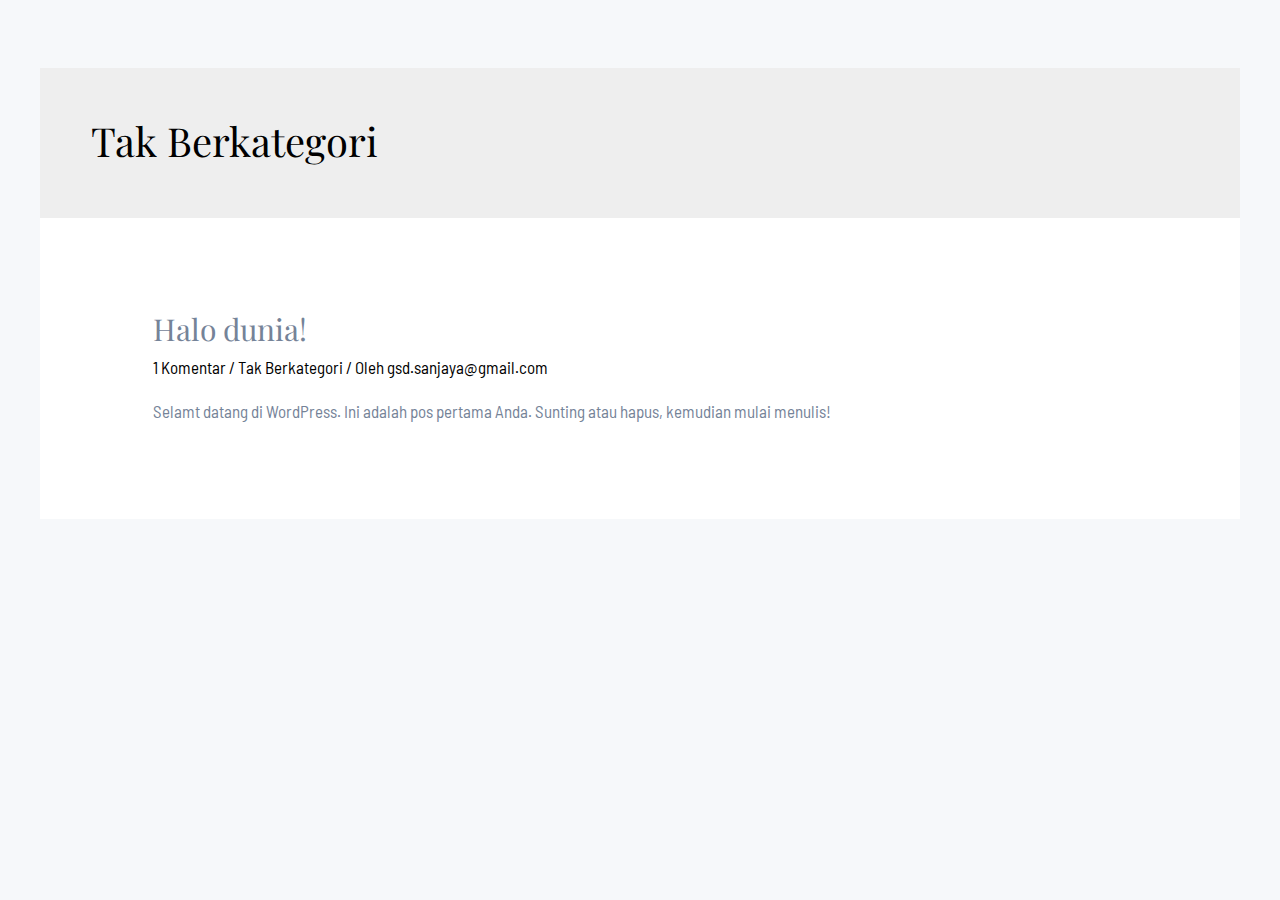
<file: category/tak-berkategori/index.html>
<!DOCTYPE html>
<html lang="id">
<head>
<meta charset="UTF-8">
<meta name="viewport" content="width=device-width, initial-scale=1">
<link rel="profile" href="https://gmpg.org/xfn/11">

<title>Tak Berkategori &#8211; gusade.com</title>
<meta name="robots" content="noindex, nofollow">
<link rel="dns-prefetch" href="//fonts.googleapis.com">
<link rel="alternate" type="application/rss+xml" title="gusade.com &raquo; Feed" href="https://mumunney.github.io/gusadesanjaya/feed/">
<link rel="alternate" type="application/rss+xml" title="gusade.com &raquo; Umpan Komentar" href="https://mumunney.github.io/gusadesanjaya/comments/feed/">
<link rel="alternate" type="application/rss+xml" title="gusade.com &raquo; Tak Berkategori Umpan Kategori" href="https://mumunney.github.io/gusadesanjaya/category/tak-berkategori/feed/">
<script>
window._wpemojiSettings = {"baseUrl":"https:\/\/s.w.org\/images\/core\/emoji\/14.0.0\/72x72\/","ext":".png","svgUrl":"https:\/\/s.w.org\/images\/core\/emoji\/14.0.0\/svg\/","svgExt":".svg","source":{"concatemoji":"https:\/\/mumunney.github.io\/gusadesanjaya\/wp-includes\/js\/wp-emoji-release.min.js?ver=6.1.1"}};
/*! This file is auto-generated */
!function(e,a,t){var n,r,o,i=a.createElement("canvas"),p=i.getContext&&i.getContext("2d");function s(e,t){var a=String.fromCharCode,e=(p.clearRect(0,0,i.width,i.height),p.fillText(a.apply(this,e),0,0),i.toDataURL());return p.clearRect(0,0,i.width,i.height),p.fillText(a.apply(this,t),0,0),e===i.toDataURL()}function c(e){var t=a.createElement("script");t.src=e,t.defer=t.type="text/javascript",a.getElementsByTagName("head")[0].appendChild(t)}for(o=Array("flag","emoji"),t.supports={everything:!0,everythingExceptFlag:!0},r=0;r<o.length;r++)t.supports[o[r]]=function(e){if(p&&p.fillText)switch(p.textBaseline="top",p.font="600 32px Arial",e){case"flag":return s([127987,65039,8205,9895,65039],[127987,65039,8203,9895,65039])?!1:!s([55356,56826,55356,56819],[55356,56826,8203,55356,56819])&&!s([55356,57332,56128,56423,56128,56418,56128,56421,56128,56430,56128,56423,56128,56447],[55356,57332,8203,56128,56423,8203,56128,56418,8203,56128,56421,8203,56128,56430,8203,56128,56423,8203,56128,56447]);case"emoji":return!s([129777,127995,8205,129778,127999],[129777,127995,8203,129778,127999])}return!1}(o[r]),t.supports.everything=t.supports.everything&&t.supports[o[r]],"flag"!==o[r]&&(t.supports.everythingExceptFlag=t.supports.everythingExceptFlag&&t.supports[o[r]]);t.supports.everythingExceptFlag=t.supports.everythingExceptFlag&&!t.supports.flag,t.DOMReady=!1,t.readyCallback=function(){t.DOMReady=!0},t.supports.everything||(n=function(){t.readyCallback()},a.addEventListener?(a.addEventListener("DOMContentLoaded",n,!1),e.addEventListener("load",n,!1)):(e.attachEvent("onload",n),a.attachEvent("onreadystatechange",function(){"complete"===a.readyState&&t.readyCallback()})),(e=t.source||{}).concatemoji?c(e.concatemoji):e.wpemoji&&e.twemoji&&(c(e.twemoji),c(e.wpemoji)))}(window,document,window._wpemojiSettings);
</script>
<style>img.wp-smiley,
img.emoji {
	display: inline !important;
	border: none !important;
	box-shadow: none !important;
	height: 1em !important;
	width: 1em !important;
	margin: 0 0.07em !important;
	vertical-align: -0.1em !important;
	background: none !important;
	padding: 0 !important;
}</style>
	<link rel="stylesheet" id="astra-theme-css-css" href="https://mumunney.github.io/gusadesanjaya/wp-content/themes/astra/assets/css/minified/main.min.css?ver=4.0.2" media="all">
<style id="astra-theme-css-inline-css">.ast-no-sidebar .entry-content .alignfull {margin-left: calc( -50vw + 50%);margin-right: calc( -50vw + 50%);max-width: 100vw;width: 100vw;}.ast-no-sidebar .entry-content .alignwide {margin-left: calc(-41vw + 50%);margin-right: calc(-41vw + 50%);max-width: unset;width: unset;}.ast-no-sidebar .entry-content .alignfull .alignfull,.ast-no-sidebar .entry-content .alignfull .alignwide,.ast-no-sidebar .entry-content .alignwide .alignfull,.ast-no-sidebar .entry-content .alignwide .alignwide,.ast-no-sidebar .entry-content .wp-block-column .alignfull,.ast-no-sidebar .entry-content .wp-block-column .alignwide{width: 100%;margin-left: auto;margin-right: auto;}.wp-block-gallery,.blocks-gallery-grid {margin: 0;}.wp-block-separator {max-width: 100px;}.wp-block-separator.is-style-wide,.wp-block-separator.is-style-dots {max-width: none;}.entry-content .has-2-columns .wp-block-column:first-child {padding-right: 10px;}.entry-content .has-2-columns .wp-block-column:last-child {padding-left: 10px;}@media (max-width: 782px) {.entry-content .wp-block-columns .wp-block-column {flex-basis: 100%;}.entry-content .has-2-columns .wp-block-column:first-child {padding-right: 0;}.entry-content .has-2-columns .wp-block-column:last-child {padding-left: 0;}}body .entry-content .wp-block-latest-posts {margin-left: 0;}body .entry-content .wp-block-latest-posts li {list-style: none;}.ast-no-sidebar .ast-container .entry-content .wp-block-latest-posts {margin-left: 0;}.ast-header-break-point .entry-content .alignwide {margin-left: auto;margin-right: auto;}.entry-content .blocks-gallery-item img {margin-bottom: auto;}.wp-block-pullquote {border-top: 4px solid #555d66;border-bottom: 4px solid #555d66;color: #40464d;}:root{--ast-container-default-xlg-padding:6.67em;--ast-container-default-lg-padding:5.67em;--ast-container-default-slg-padding:4.34em;--ast-container-default-md-padding:3.34em;--ast-container-default-sm-padding:6.67em;--ast-container-default-xs-padding:2.4em;--ast-container-default-xxs-padding:1.4em;--ast-code-block-background:#EEEEEE;--ast-comment-inputs-background:#FAFAFA;}html{font-size:106.25%;}a,.page-title{color:var(--ast-global-color-2);}a:hover,a:focus{color:var(--ast-global-color-1);}body,button,input,select,textarea,.ast-button,.ast-custom-button{font-family:'Barlow Semi Condensed',sans-serif;font-weight:400;font-size:17px;font-size:1rem;}blockquote{color:var(--ast-global-color-3);}h1,.entry-content h1,h2,.entry-content h2,h3,.entry-content h3,h4,.entry-content h4,h5,.entry-content h5,h6,.entry-content h6,.site-title,.site-title a{font-family:'Barlow Semi Condensed',sans-serif;font-weight:500;}.site-title{font-size:35px;font-size:2.0588235294118rem;display:none;}.site-header .site-description{font-size:15px;font-size:0.88235294117647rem;display:none;}.entry-title{font-size:30px;font-size:1.7647058823529rem;}h1,.entry-content h1{font-size:83px;font-size:4.8823529411765rem;font-weight:800;font-family:'Playfair Display',serif;line-height:1.1em;}h2,.entry-content h2{font-size:50px;font-size:2.9411764705882rem;font-weight:800;font-family:'Playfair Display',serif;line-height:1.1em;}h3,.entry-content h3{font-size:35px;font-size:2.0588235294118rem;font-weight:800;font-family:'Playfair Display',serif;line-height:1.2em;}h4,.entry-content h4{font-size:22px;font-size:1.2941176470588rem;font-family:'Barlow Semi Condensed',sans-serif;}h5,.entry-content h5{font-size:20px;font-size:1.1764705882353rem;font-family:'Barlow Semi Condensed',sans-serif;}h6,.entry-content h6{font-size:17px;font-size:1rem;font-family:'Barlow Semi Condensed',sans-serif;}::selection{background-color:var(--ast-global-color-0);color:#ffffff;}body,h1,.entry-title a,.entry-content h1,h2,.entry-content h2,h3,.entry-content h3,h4,.entry-content h4,h5,.entry-content h5,h6,.entry-content h6{color:var(--ast-global-color-3);}.tagcloud a:hover,.tagcloud a:focus,.tagcloud a.current-item{color:#ffffff;border-color:var(--ast-global-color-2);background-color:var(--ast-global-color-2);}input:focus,input[type="text"]:focus,input[type="email"]:focus,input[type="url"]:focus,input[type="password"]:focus,input[type="reset"]:focus,input[type="search"]:focus,textarea:focus{border-color:var(--ast-global-color-2);}input[type="radio"]:checked,input[type=reset],input[type="checkbox"]:checked,input[type="checkbox"]:hover:checked,input[type="checkbox"]:focus:checked,input[type=range]::-webkit-slider-thumb{border-color:var(--ast-global-color-2);background-color:var(--ast-global-color-2);box-shadow:none;}.site-footer a:hover + .post-count,.site-footer a:focus + .post-count{background:var(--ast-global-color-2);border-color:var(--ast-global-color-2);}.single .nav-links .nav-previous,.single .nav-links .nav-next{color:var(--ast-global-color-2);}.entry-meta,.entry-meta *{line-height:1.45;color:var(--ast-global-color-2);}.entry-meta a:hover,.entry-meta a:hover *,.entry-meta a:focus,.entry-meta a:focus *,.page-links > .page-link,.page-links .page-link:hover,.post-navigation a:hover{color:var(--ast-global-color-1);}#cat option,.secondary .calendar_wrap thead a,.secondary .calendar_wrap thead a:visited{color:var(--ast-global-color-2);}.secondary .calendar_wrap #today,.ast-progress-val span{background:var(--ast-global-color-2);}.secondary a:hover + .post-count,.secondary a:focus + .post-count{background:var(--ast-global-color-2);border-color:var(--ast-global-color-2);}.calendar_wrap #today > a{color:#ffffff;}.page-links .page-link,.single .post-navigation a{color:var(--ast-global-color-2);}.widget-title{font-size:24px;font-size:1.4117647058824rem;color:var(--ast-global-color-3);}.site-logo-img img{ transition:all 0.2s linear;}@media (max-width:921px){#ast-desktop-header{display:none;}}@media (min-width:921px){#ast-mobile-header{display:none;}}.wp-block-buttons.aligncenter{justify-content:center;}@media (min-width:1200px){.ast-separate-container.ast-right-sidebar .entry-content .wp-block-image.alignfull,.ast-separate-container.ast-left-sidebar .entry-content .wp-block-image.alignfull,.ast-separate-container.ast-right-sidebar .entry-content .wp-block-cover.alignfull,.ast-separate-container.ast-left-sidebar .entry-content .wp-block-cover.alignfull{margin-left:-6.67em;margin-right:-6.67em;max-width:unset;width:unset;}.ast-separate-container.ast-right-sidebar .entry-content .wp-block-image.alignwide,.ast-separate-container.ast-left-sidebar .entry-content .wp-block-image.alignwide,.ast-separate-container.ast-right-sidebar .entry-content .wp-block-cover.alignwide,.ast-separate-container.ast-left-sidebar .entry-content .wp-block-cover.alignwide{margin-left:-20px;margin-right:-20px;max-width:unset;width:unset;}}@media (min-width:1200px){.wp-block-group .has-background{padding:20px;}}@media (min-width:1200px){.ast-no-sidebar.ast-separate-container .entry-content .wp-block-group.alignwide,.ast-no-sidebar.ast-separate-container .entry-content .wp-block-cover.alignwide{margin-left:-20px;margin-right:-20px;padding-left:20px;padding-right:20px;}.ast-no-sidebar.ast-separate-container .entry-content .wp-block-cover.alignfull,.ast-no-sidebar.ast-separate-container .entry-content .wp-block-group.alignfull{margin-left:-6.67em;margin-right:-6.67em;padding-left:6.67em;padding-right:6.67em;}}@media (min-width:1200px){.wp-block-cover-image.alignwide .wp-block-cover__inner-container,.wp-block-cover.alignwide .wp-block-cover__inner-container,.wp-block-cover-image.alignfull .wp-block-cover__inner-container,.wp-block-cover.alignfull .wp-block-cover__inner-container{width:100%;}}.wp-block-columns{margin-bottom:unset;}.wp-block-image.size-full{margin:2rem 0;}.wp-block-separator.has-background{padding:0;}.wp-block-gallery{margin-bottom:1.6em;}.wp-block-group{padding-top:4em;padding-bottom:4em;}.wp-block-group__inner-container .wp-block-columns:last-child,.wp-block-group__inner-container :last-child,.wp-block-table table{margin-bottom:0;}.blocks-gallery-grid{width:100%;}.wp-block-navigation-link__content{padding:5px 0;}.wp-block-group .wp-block-group .has-text-align-center,.wp-block-group .wp-block-column .has-text-align-center{max-width:100%;}.has-text-align-center{margin:0 auto;}@media (min-width:1200px){.wp-block-cover__inner-container,.alignwide .wp-block-group__inner-container,.alignfull .wp-block-group__inner-container{max-width:1200px;margin:0 auto;}.wp-block-group.alignnone,.wp-block-group.aligncenter,.wp-block-group.alignleft,.wp-block-group.alignright,.wp-block-group.alignwide,.wp-block-columns.alignwide{margin:2rem 0 1rem 0;}}@media (max-width:1200px){.wp-block-group{padding:3em;}.wp-block-group .wp-block-group{padding:1.5em;}.wp-block-columns,.wp-block-column{margin:1rem 0;}}@media (min-width:921px){.wp-block-columns .wp-block-group{padding:2em;}}@media (max-width:544px){.wp-block-cover-image .wp-block-cover__inner-container,.wp-block-cover .wp-block-cover__inner-container{width:unset;}.wp-block-cover,.wp-block-cover-image{padding:2em 0;}.wp-block-group,.wp-block-cover{padding:2em;}.wp-block-media-text__media img,.wp-block-media-text__media video{width:unset;max-width:100%;}.wp-block-media-text.has-background .wp-block-media-text__content{padding:1em;}}.wp-block-image.aligncenter{margin-left:auto;margin-right:auto;}.wp-block-table.aligncenter{margin-left:auto;margin-right:auto;}@media (min-width:544px){.entry-content .wp-block-media-text.has-media-on-the-right .wp-block-media-text__content{padding:0 8% 0 0;}.entry-content .wp-block-media-text .wp-block-media-text__content{padding:0 0 0 8%;}.ast-plain-container .site-content .entry-content .has-custom-content-position.is-position-bottom-left > *,.ast-plain-container .site-content .entry-content .has-custom-content-position.is-position-bottom-right > *,.ast-plain-container .site-content .entry-content .has-custom-content-position.is-position-top-left > *,.ast-plain-container .site-content .entry-content .has-custom-content-position.is-position-top-right > *,.ast-plain-container .site-content .entry-content .has-custom-content-position.is-position-center-right > *,.ast-plain-container .site-content .entry-content .has-custom-content-position.is-position-center-left > *{margin:0;}}@media (max-width:544px){.entry-content .wp-block-media-text .wp-block-media-text__content{padding:8% 0;}.wp-block-media-text .wp-block-media-text__media img{width:auto;max-width:100%;}}.wp-block-button.is-style-outline .wp-block-button__link{border-color:rgba(0,0,0,0);border-top-width:2px;border-right-width:2px;border-bottom-width:2px;border-left-width:2px;}.wp-block-button.is-style-outline > .wp-block-button__link:not(.has-text-color),.wp-block-button.wp-block-button__link.is-style-outline:not(.has-text-color){color:rgba(0,0,0,0);}.wp-block-button.is-style-outline .wp-block-button__link:hover,.wp-block-button.is-style-outline .wp-block-button__link:focus{color:var(--ast-global-color-2) !important;background-color:rgba(0,0,0,0);border-color:rgba(0,0,0,0);}.post-page-numbers.current .page-link,.ast-pagination .page-numbers.current{color:#ffffff;border-color:var(--ast-global-color-0);background-color:var(--ast-global-color-0);border-radius:2px;}@media (max-width:921px){.wp-block-button.is-style-outline .wp-block-button__link{padding-top:calc(15px - 2px);padding-right:calc(30px - 2px);padding-bottom:calc(15px - 2px);padding-left:calc(30px - 2px);}}@media (max-width:544px){.wp-block-button.is-style-outline .wp-block-button__link{padding-top:calc(15px - 2px);padding-right:calc(30px - 2px);padding-bottom:calc(15px - 2px);padding-left:calc(30px - 2px);}}@media (min-width:544px){.entry-content > .alignleft{margin-right:20px;}.entry-content > .alignright{margin-left:20px;}.wp-block-group.has-background{padding:20px;}}@media (max-width:921px){.ast-separate-container #primary,.ast-separate-container #secondary{padding:1.5em 0;}#primary,#secondary{padding:1.5em 0;margin:0;}.ast-left-sidebar #content > .ast-container{display:flex;flex-direction:column-reverse;width:100%;}.ast-separate-container .ast-article-post,.ast-separate-container .ast-article-single{padding:1.5em 2.14em;}.ast-author-box img.avatar{margin:20px 0 0 0;}}@media (min-width:922px){.ast-separate-container.ast-right-sidebar #primary,.ast-separate-container.ast-left-sidebar #primary{border:0;}.search-no-results.ast-separate-container #primary{margin-bottom:4em;}}.elementor-button-wrapper .elementor-button{border-style:solid;text-decoration:none;border-top-width:0;border-right-width:0;border-left-width:0;border-bottom-width:0;}body .elementor-button.elementor-size-sm,body .elementor-button.elementor-size-xs,body .elementor-button.elementor-size-md,body .elementor-button.elementor-size-lg,body .elementor-button.elementor-size-xl,body .elementor-button{border-radius:2px;padding-top:0px;padding-right:0px;padding-bottom:0px;padding-left:0px;}.elementor-button-wrapper .elementor-button{border-color:rgba(0,0,0,0);background-color:rgba(0,0,0,0);}.elementor-button-wrapper .elementor-button:hover,.elementor-button-wrapper .elementor-button:focus{color:var(--ast-global-color-2);background-color:rgba(0,0,0,0);border-color:rgba(0,0,0,0);}.wp-block-button .wp-block-button__link ,.elementor-button-wrapper .elementor-button,.elementor-button-wrapper .elementor-button:visited{color:var(--ast-global-color-0);}.elementor-button-wrapper .elementor-button{font-size:16px;font-size:0.94117647058824rem;line-height:1em;text-transform:uppercase;letter-spacing:2px;}body .elementor-button.elementor-size-sm,body .elementor-button.elementor-size-xs,body .elementor-button.elementor-size-md,body .elementor-button.elementor-size-lg,body .elementor-button.elementor-size-xl,body .elementor-button{font-size:16px;font-size:0.94117647058824rem;}.wp-block-button .wp-block-button__link:hover,.wp-block-button .wp-block-button__link:focus{color:var(--ast-global-color-2);background-color:rgba(0,0,0,0);border-color:rgba(0,0,0,0);}.elementor-widget-heading h1.elementor-heading-title{line-height:1.1em;}.elementor-widget-heading h2.elementor-heading-title{line-height:1.1em;}.elementor-widget-heading h3.elementor-heading-title{line-height:1.2em;}.wp-block-button .wp-block-button__link{border:none;background-color:rgba(0,0,0,0);color:var(--ast-global-color-0);font-family:inherit;font-weight:inherit;line-height:1em;text-transform:uppercase;letter-spacing:2px;font-size:16px;font-size:0.94117647058824rem;border-radius:2px;padding:15px 30px;}.wp-block-button.is-style-outline .wp-block-button__link{border-style:solid;border-top-width:2px;border-right-width:2px;border-left-width:2px;border-bottom-width:2px;border-color:rgba(0,0,0,0);padding-top:calc(15px - 2px);padding-right:calc(30px - 2px);padding-bottom:calc(15px - 2px);padding-left:calc(30px - 2px);}@media (max-width:921px){.wp-block-button .wp-block-button__link{border:none;padding:15px 30px;}.wp-block-button.is-style-outline .wp-block-button__link{padding-top:calc(15px - 2px);padding-right:calc(30px - 2px);padding-bottom:calc(15px - 2px);padding-left:calc(30px - 2px);}}@media (max-width:544px){.wp-block-button .wp-block-button__link{border:none;padding:15px 30px;}.wp-block-button.is-style-outline .wp-block-button__link{padding-top:calc(15px - 2px);padding-right:calc(30px - 2px);padding-bottom:calc(15px - 2px);padding-left:calc(30px - 2px);}}.menu-toggle,button,.ast-button,.ast-custom-button,.button,input#submit,input[type="button"],input[type="submit"],input[type="reset"]{border-style:solid;border-top-width:0;border-right-width:0;border-left-width:0;border-bottom-width:0;color:var(--ast-global-color-0);border-color:rgba(0,0,0,0);background-color:rgba(0,0,0,0);border-radius:2px;padding-top:0px;padding-right:0px;padding-bottom:0px;padding-left:0px;font-family:inherit;font-weight:inherit;font-size:16px;font-size:0.94117647058824rem;line-height:1em;text-transform:uppercase;letter-spacing:2px;}button:focus,.menu-toggle:hover,button:hover,.ast-button:hover,.ast-custom-button:hover .button:hover,.ast-custom-button:hover ,input[type=reset]:hover,input[type=reset]:focus,input#submit:hover,input#submit:focus,input[type="button"]:hover,input[type="button"]:focus,input[type="submit"]:hover,input[type="submit"]:focus{color:var(--ast-global-color-2);background-color:rgba(0,0,0,0);border-color:rgba(0,0,0,0);}@media (min-width:544px){.ast-container{max-width:100%;}}@media (max-width:544px){.ast-separate-container .ast-article-post,.ast-separate-container .ast-article-single,.ast-separate-container .comments-title,.ast-separate-container .ast-archive-description{padding:1.5em 1em;}.ast-separate-container #content .ast-container{padding-left:0.54em;padding-right:0.54em;}.ast-separate-container .ast-comment-list li.depth-1{padding:1.5em 1em;margin-bottom:1.5em;}.ast-separate-container .ast-comment-list .bypostauthor{padding:.5em;}.ast-search-menu-icon.ast-dropdown-active .search-field{width:170px;}}@media (max-width:921px){.ast-mobile-header-stack .main-header-bar .ast-search-menu-icon{display:inline-block;}.ast-header-break-point.ast-header-custom-item-outside .ast-mobile-header-stack .main-header-bar .ast-search-icon{margin:0;}.ast-comment-avatar-wrap img{max-width:2.5em;}.ast-separate-container .ast-comment-list li.depth-1{padding:1.5em 2.14em;}.ast-separate-container .comment-respond{padding:2em 2.14em;}.ast-comment-meta{padding:0 1.8888em 1.3333em;}}body,.ast-separate-container{background-color:var(--ast-global-color-4);;background-image:none;;}.ast-no-sidebar.ast-separate-container .entry-content .alignfull {margin-left: -6.67em;margin-right: -6.67em;width: auto;}@media (max-width: 1200px) {.ast-no-sidebar.ast-separate-container .entry-content .alignfull {margin-left: -2.4em;margin-right: -2.4em;}}@media (max-width: 768px) {.ast-no-sidebar.ast-separate-container .entry-content .alignfull {margin-left: -2.14em;margin-right: -2.14em;}}@media (max-width: 544px) {.ast-no-sidebar.ast-separate-container .entry-content .alignfull {margin-left: -1em;margin-right: -1em;}}.ast-no-sidebar.ast-separate-container .entry-content .alignwide {margin-left: -20px;margin-right: -20px;}.ast-no-sidebar.ast-separate-container .entry-content .wp-block-column .alignfull,.ast-no-sidebar.ast-separate-container .entry-content .wp-block-column .alignwide {margin-left: auto;margin-right: auto;width: 100%;}@media (max-width:921px){.site-title{display:none;}.site-header .site-description{display:none;}.entry-title{font-size:30px;}h1,.entry-content h1{font-size:60px;}h2,.entry-content h2{font-size:43px;}h3,.entry-content h3{font-size:30px;}}@media (max-width:544px){.site-title{display:none;}.site-header .site-description{display:none;}.entry-title{font-size:30px;}h1,.entry-content h1{font-size:45px;}h2,.entry-content h2{font-size:35px;}h3,.entry-content h3{font-size:20px;}}@media (max-width:921px){html{font-size:96.9%;}}@media (max-width:544px){html{font-size:96.9%;}}@media (min-width:922px){.ast-container{max-width:1240px;}}@media (min-width:922px){.site-content .ast-container{display:flex;}}@media (max-width:921px){.site-content .ast-container{flex-direction:column;}}@media (min-width:922px){.main-header-menu .sub-menu .menu-item.ast-left-align-sub-menu:hover > .sub-menu,.main-header-menu .sub-menu .menu-item.ast-left-align-sub-menu.focus > .sub-menu{margin-left:-0px;}}blockquote {padding: 1.2em;}:root .has-ast-global-color-0-color{color:var(--ast-global-color-0);}:root .has-ast-global-color-0-background-color{background-color:var(--ast-global-color-0);}:root .wp-block-button .has-ast-global-color-0-color{color:var(--ast-global-color-0);}:root .wp-block-button .has-ast-global-color-0-background-color{background-color:var(--ast-global-color-0);}:root .has-ast-global-color-1-color{color:var(--ast-global-color-1);}:root .has-ast-global-color-1-background-color{background-color:var(--ast-global-color-1);}:root .wp-block-button .has-ast-global-color-1-color{color:var(--ast-global-color-1);}:root .wp-block-button .has-ast-global-color-1-background-color{background-color:var(--ast-global-color-1);}:root .has-ast-global-color-2-color{color:var(--ast-global-color-2);}:root .has-ast-global-color-2-background-color{background-color:var(--ast-global-color-2);}:root .wp-block-button .has-ast-global-color-2-color{color:var(--ast-global-color-2);}:root .wp-block-button .has-ast-global-color-2-background-color{background-color:var(--ast-global-color-2);}:root .has-ast-global-color-3-color{color:var(--ast-global-color-3);}:root .has-ast-global-color-3-background-color{background-color:var(--ast-global-color-3);}:root .wp-block-button .has-ast-global-color-3-color{color:var(--ast-global-color-3);}:root .wp-block-button .has-ast-global-color-3-background-color{background-color:var(--ast-global-color-3);}:root .has-ast-global-color-4-color{color:var(--ast-global-color-4);}:root .has-ast-global-color-4-background-color{background-color:var(--ast-global-color-4);}:root .wp-block-button .has-ast-global-color-4-color{color:var(--ast-global-color-4);}:root .wp-block-button .has-ast-global-color-4-background-color{background-color:var(--ast-global-color-4);}:root .has-ast-global-color-5-color{color:var(--ast-global-color-5);}:root .has-ast-global-color-5-background-color{background-color:var(--ast-global-color-5);}:root .wp-block-button .has-ast-global-color-5-color{color:var(--ast-global-color-5);}:root .wp-block-button .has-ast-global-color-5-background-color{background-color:var(--ast-global-color-5);}:root .has-ast-global-color-6-color{color:var(--ast-global-color-6);}:root .has-ast-global-color-6-background-color{background-color:var(--ast-global-color-6);}:root .wp-block-button .has-ast-global-color-6-color{color:var(--ast-global-color-6);}:root .wp-block-button .has-ast-global-color-6-background-color{background-color:var(--ast-global-color-6);}:root .has-ast-global-color-7-color{color:var(--ast-global-color-7);}:root .has-ast-global-color-7-background-color{background-color:var(--ast-global-color-7);}:root .wp-block-button .has-ast-global-color-7-color{color:var(--ast-global-color-7);}:root .wp-block-button .has-ast-global-color-7-background-color{background-color:var(--ast-global-color-7);}:root .has-ast-global-color-8-color{color:var(--ast-global-color-8);}:root .has-ast-global-color-8-background-color{background-color:var(--ast-global-color-8);}:root .wp-block-button .has-ast-global-color-8-color{color:var(--ast-global-color-8);}:root .wp-block-button .has-ast-global-color-8-background-color{background-color:var(--ast-global-color-8);}:root{--ast-global-color-0:#009bdf;--ast-global-color-1:#009bdf;--ast-global-color-2:#000000;--ast-global-color-3:#758398;--ast-global-color-4:#f6f8fa;--ast-global-color-5:#ffffff;--ast-global-color-6:#243673;--ast-global-color-7:#FBFCFF;--ast-global-color-8:#BFD1FF;}:root {--ast-border-color : #dddddd;}.ast-archive-entry-banner {-js-display: flex;display: flex;flex-direction: column;justify-content: center;text-align: center;position: relative;background: #eeeeee;}.ast-archive-entry-banner[data-banner-width-type="custom"] {margin: 0 auto;width: 100%;}.ast-archive-entry-banner[data-banner-layout="layout-1"] {background: inherit;padding: 20px 0;text-align: left;}body.archive .ast-archive-description{max-width:1200px;width:100%;text-align:left;padding-top:3em;padding-right:3em;padding-bottom:3em;padding-left:3em;}body.archive .ast-archive-description .ast-archive-title,body.archive .ast-archive-description .ast-archive-title *{font-size:40px;font-size:2.3529411764706rem;}body.archive .ast-archive-description > *:not(:last-child){margin-bottom:10px;}@media (max-width:921px){body.archive .ast-archive-description{text-align:left;}}@media (max-width:544px){body.archive .ast-archive-description{text-align:left;}}.ast-breadcrumbs .trail-browse,.ast-breadcrumbs .trail-items,.ast-breadcrumbs .trail-items li{display:inline-block;margin:0;padding:0;border:none;background:inherit;text-indent:0;}.ast-breadcrumbs .trail-browse{font-size:inherit;font-style:inherit;font-weight:inherit;color:inherit;}.ast-breadcrumbs .trail-items{list-style:none;}.trail-items li::after{padding:0 0.3em;content:"\00bb";}.trail-items li:last-of-type::after{display:none;}h1,.entry-content h1,h2,.entry-content h2,h3,.entry-content h3,h4,.entry-content h4,h5,.entry-content h5,h6,.entry-content h6{color:var(--ast-global-color-2);}@media (max-width:921px){.ast-builder-grid-row-container.ast-builder-grid-row-tablet-3-firstrow .ast-builder-grid-row > *:first-child,.ast-builder-grid-row-container.ast-builder-grid-row-tablet-3-lastrow .ast-builder-grid-row > *:last-child{grid-column:1 / -1;}}@media (max-width:544px){.ast-builder-grid-row-container.ast-builder-grid-row-mobile-3-firstrow .ast-builder-grid-row > *:first-child,.ast-builder-grid-row-container.ast-builder-grid-row-mobile-3-lastrow .ast-builder-grid-row > *:last-child{grid-column:1 / -1;}}.ast-builder-layout-element[data-section="title_tagline"]{display:flex;}@media (max-width:921px){.ast-header-break-point .ast-builder-layout-element[data-section="title_tagline"]{display:flex;}}@media (max-width:544px){.ast-header-break-point .ast-builder-layout-element[data-section="title_tagline"]{display:flex;}}.ast-desktop .ast-menu-hover-style-underline > .menu-item > .menu-link:before,.ast-desktop .ast-menu-hover-style-overline > .menu-item > .menu-link:before {content: "";position: absolute;width: 100%;right: 50%;height: 1px;background-color: transparent;transform: scale(0,0) translate(-50%,0);transition: transform .3s ease-in-out,color .0s ease-in-out;}.ast-desktop .ast-menu-hover-style-underline > .menu-item:hover > .menu-link:before,.ast-desktop .ast-menu-hover-style-overline > .menu-item:hover > .menu-link:before {width: calc(100% - 1.2em);background-color: currentColor;transform: scale(1,1) translate(50%,0);}.ast-desktop .ast-menu-hover-style-underline > .menu-item > .menu-link:before {bottom: 0;}.ast-desktop .ast-menu-hover-style-overline > .menu-item > .menu-link:before {top: 0;}.ast-desktop .ast-menu-hover-style-zoom > .menu-item > .menu-link:hover {transition: all .3s ease;transform: scale(1.2);}.site-footer{background-color:var(--ast-global-color-5);;background-image:none;;}@media (max-width:921px){.ast-hfb-header .site-footer{padding-left:25px;padding-right:25px;}}.elementor-template-full-width .ast-container{display:block;}@media (max-width:544px){.elementor-element .elementor-wc-products .woocommerce[class*="columns-"] ul.products li.product{width:auto;margin:0;}.elementor-element .woocommerce .woocommerce-result-count{float:none;}}.ast-header-break-point .main-header-bar{border-bottom-width:1px;}@media (min-width:922px){.main-header-bar{border-bottom-width:1px;}}.main-header-menu .menu-item, #astra-footer-menu .menu-item, .main-header-bar .ast-masthead-custom-menu-items{-js-display:flex;display:flex;-webkit-box-pack:center;-webkit-justify-content:center;-moz-box-pack:center;-ms-flex-pack:center;justify-content:center;-webkit-box-orient:vertical;-webkit-box-direction:normal;-webkit-flex-direction:column;-moz-box-orient:vertical;-moz-box-direction:normal;-ms-flex-direction:column;flex-direction:column;}.main-header-menu > .menu-item > .menu-link, #astra-footer-menu > .menu-item > .menu-link{height:100%;-webkit-box-align:center;-webkit-align-items:center;-moz-box-align:center;-ms-flex-align:center;align-items:center;-js-display:flex;display:flex;}.ast-header-break-point .main-navigation ul .menu-item .menu-link .icon-arrow:first-of-type svg{top:.2em;margin-top:0px;margin-left:0px;width:.65em;transform:translate(0, -2px) rotateZ(270deg);}.ast-mobile-popup-content .ast-submenu-expanded > .ast-menu-toggle{transform:rotateX(180deg);overflow-y:auto;}.ast-separate-container .blog-layout-1, .ast-separate-container .blog-layout-2, .ast-separate-container .blog-layout-3{background-color:transparent;background-image:none;}.ast-separate-container .ast-article-post{background-color:var(--ast-global-color-5);;background-image:none;;}@media (max-width:921px){.ast-separate-container .ast-article-post{background-color:var(--ast-global-color-5);;background-image:none;;}}@media (max-width:544px){.ast-separate-container .ast-article-post{background-color:var(--ast-global-color-5);;background-image:none;;}}.ast-separate-container .ast-article-single:not(.ast-related-post), .ast-separate-container .comments-area .comment-respond,.ast-separate-container .comments-area .ast-comment-list li, .ast-separate-container .ast-woocommerce-container, .ast-separate-container .error-404, .ast-separate-container .no-results, .single.ast-separate-container  .ast-author-meta, .ast-separate-container .related-posts-title-wrapper, .ast-separate-container.ast-two-container #secondary .widget,.ast-separate-container .comments-count-wrapper, .ast-box-layout.ast-plain-container .site-content,.ast-padded-layout.ast-plain-container .site-content, .ast-separate-container .comments-area .comments-title, .ast-narrow-container .site-content{background-color:var(--ast-global-color-5);;background-image:none;;}@media (max-width:921px){.ast-separate-container .ast-article-single:not(.ast-related-post), .ast-separate-container .comments-area .comment-respond,.ast-separate-container .comments-area .ast-comment-list li, .ast-separate-container .ast-woocommerce-container, .ast-separate-container .error-404, .ast-separate-container .no-results, .single.ast-separate-container  .ast-author-meta, .ast-separate-container .related-posts-title-wrapper, .ast-separate-container.ast-two-container #secondary .widget,.ast-separate-container .comments-count-wrapper, .ast-box-layout.ast-plain-container .site-content,.ast-padded-layout.ast-plain-container .site-content, .ast-separate-container .comments-area .comments-title, .ast-narrow-container .site-content{background-color:var(--ast-global-color-5);;background-image:none;;}}@media (max-width:544px){.ast-separate-container .ast-article-single:not(.ast-related-post), .ast-separate-container .comments-area .comment-respond,.ast-separate-container .comments-area .ast-comment-list li, .ast-separate-container .ast-woocommerce-container, .ast-separate-container .error-404, .ast-separate-container .no-results, .single.ast-separate-container  .ast-author-meta, .ast-separate-container .related-posts-title-wrapper, .ast-separate-container.ast-two-container #secondary .widget,.ast-separate-container .comments-count-wrapper, .ast-box-layout.ast-plain-container .site-content,.ast-padded-layout.ast-plain-container .site-content, .ast-separate-container .comments-area .comments-title, .ast-narrow-container .site-content{background-color:var(--ast-global-color-5);;background-image:none;;}}.ast-mobile-header-content > *,.ast-desktop-header-content > * {padding: 10px 0;height: auto;}.ast-mobile-header-content > *:first-child,.ast-desktop-header-content > *:first-child {padding-top: 10px;}.ast-mobile-header-content > .ast-builder-menu,.ast-desktop-header-content > .ast-builder-menu {padding-top: 0;}.ast-mobile-header-content > *:last-child,.ast-desktop-header-content > *:last-child {padding-bottom: 0;}.ast-mobile-header-content .ast-search-menu-icon.ast-inline-search label,.ast-desktop-header-content .ast-search-menu-icon.ast-inline-search label {width: 100%;}.ast-desktop-header-content .main-header-bar-navigation .ast-submenu-expanded > .ast-menu-toggle::before {transform: rotateX(180deg);}#ast-desktop-header .ast-desktop-header-content,.ast-mobile-header-content .ast-search-icon,.ast-desktop-header-content .ast-search-icon,.ast-mobile-header-wrap .ast-mobile-header-content,.ast-main-header-nav-open.ast-popup-nav-open .ast-mobile-header-wrap .ast-mobile-header-content,.ast-main-header-nav-open.ast-popup-nav-open .ast-desktop-header-content {display: none;}.ast-main-header-nav-open.ast-header-break-point #ast-desktop-header .ast-desktop-header-content,.ast-main-header-nav-open.ast-header-break-point .ast-mobile-header-wrap .ast-mobile-header-content {display: block;}.ast-desktop .ast-desktop-header-content .astra-menu-animation-slide-up > .menu-item > .sub-menu,.ast-desktop .ast-desktop-header-content .astra-menu-animation-slide-up > .menu-item .menu-item > .sub-menu,.ast-desktop .ast-desktop-header-content .astra-menu-animation-slide-down > .menu-item > .sub-menu,.ast-desktop .ast-desktop-header-content .astra-menu-animation-slide-down > .menu-item .menu-item > .sub-menu,.ast-desktop .ast-desktop-header-content .astra-menu-animation-fade > .menu-item > .sub-menu,.ast-desktop .ast-desktop-header-content .astra-menu-animation-fade > .menu-item .menu-item > .sub-menu {opacity: 1;visibility: visible;}.ast-hfb-header.ast-default-menu-enable.ast-header-break-point .ast-mobile-header-wrap .ast-mobile-header-content .main-header-bar-navigation {width: unset;margin: unset;}.ast-mobile-header-content.content-align-flex-end .main-header-bar-navigation .menu-item-has-children > .ast-menu-toggle,.ast-desktop-header-content.content-align-flex-end .main-header-bar-navigation .menu-item-has-children > .ast-menu-toggle {left: calc( 20px - 0.907em);}.ast-mobile-header-content .ast-search-menu-icon,.ast-mobile-header-content .ast-search-menu-icon.slide-search,.ast-desktop-header-content .ast-search-menu-icon,.ast-desktop-header-content .ast-search-menu-icon.slide-search {width: 100%;position: relative;display: block;right: auto;transform: none;}.ast-mobile-header-content .ast-search-menu-icon.slide-search .search-form,.ast-mobile-header-content .ast-search-menu-icon .search-form,.ast-desktop-header-content .ast-search-menu-icon.slide-search .search-form,.ast-desktop-header-content .ast-search-menu-icon .search-form {right: 0;visibility: visible;opacity: 1;position: relative;top: auto;transform: none;padding: 0;display: block;overflow: hidden;}.ast-mobile-header-content .ast-search-menu-icon.ast-inline-search .search-field,.ast-mobile-header-content .ast-search-menu-icon .search-field,.ast-desktop-header-content .ast-search-menu-icon.ast-inline-search .search-field,.ast-desktop-header-content .ast-search-menu-icon .search-field {width: 100%;padding-right: 5.5em;}.ast-mobile-header-content .ast-search-menu-icon .search-submit,.ast-desktop-header-content .ast-search-menu-icon .search-submit {display: block;position: absolute;height: 100%;top: 0;right: 0;padding: 0 1em;border-radius: 0;}.ast-hfb-header.ast-default-menu-enable.ast-header-break-point .ast-mobile-header-wrap .ast-mobile-header-content .main-header-bar-navigation ul .sub-menu .menu-link {padding-left: 30px;}.ast-hfb-header.ast-default-menu-enable.ast-header-break-point .ast-mobile-header-wrap .ast-mobile-header-content .main-header-bar-navigation .sub-menu .menu-item .menu-item .menu-link {padding-left: 40px;}.ast-mobile-popup-drawer.active .ast-mobile-popup-inner{background-color:#ffffff;;}.ast-mobile-header-wrap .ast-mobile-header-content, .ast-desktop-header-content{background-color:#ffffff;;}.ast-mobile-popup-content > *, .ast-mobile-header-content > *, .ast-desktop-popup-content > *, .ast-desktop-header-content > *{padding-top:0px;padding-bottom:0px;}.content-align-flex-start .ast-builder-layout-element{justify-content:flex-start;}.content-align-flex-start .main-header-menu{text-align:left;}.ast-mobile-popup-drawer.active .menu-toggle-close{color:#3a3a3a;}.ast-mobile-header-wrap .ast-primary-header-bar,.ast-primary-header-bar .site-primary-header-wrap{min-height:70px;}.ast-desktop .ast-primary-header-bar .main-header-menu > .menu-item{line-height:70px;}@media (max-width:921px){#masthead .ast-mobile-header-wrap .ast-primary-header-bar,#masthead .ast-mobile-header-wrap .ast-below-header-bar{padding-left:20px;padding-right:20px;}}.ast-header-break-point .ast-primary-header-bar{border-bottom-width:0px;border-bottom-color:#eaeaea;border-bottom-style:solid;}@media (min-width:922px){.ast-primary-header-bar{border-bottom-width:0px;border-bottom-color:#eaeaea;border-bottom-style:solid;}}.ast-primary-header-bar{background-color:var(--ast-global-color-5);;background-image:none;;}.ast-primary-header-bar{display:block;}@media (max-width:921px){.ast-header-break-point .ast-primary-header-bar{display:grid;}}@media (max-width:544px){.ast-header-break-point .ast-primary-header-bar{display:grid;}}[data-section="section-header-mobile-trigger"] .ast-button-wrap .ast-mobile-menu-trigger-minimal{color:var(--ast-global-color-2);border:none;background:transparent;}[data-section="section-header-mobile-trigger"] .ast-button-wrap .mobile-menu-toggle-icon .ast-mobile-svg{width:20px;height:20px;fill:var(--ast-global-color-2);}[data-section="section-header-mobile-trigger"] .ast-button-wrap .mobile-menu-wrap .mobile-menu{color:var(--ast-global-color-2);}.ast-builder-menu-mobile .main-navigation .menu-item.menu-item-has-children > .ast-menu-toggle{top:0;}.ast-builder-menu-mobile .main-navigation .menu-item-has-children > .menu-link:after{content:unset;}.ast-hfb-header .ast-builder-menu-mobile .main-navigation .main-header-menu, .ast-hfb-header .ast-builder-menu-mobile .main-navigation .main-header-menu, .ast-hfb-header .ast-mobile-header-content .ast-builder-menu-mobile .main-navigation .main-header-menu, .ast-hfb-header .ast-mobile-popup-content .ast-builder-menu-mobile .main-navigation .main-header-menu{border-top-width:1px;border-color:#eaeaea;}.ast-hfb-header .ast-builder-menu-mobile .main-navigation .menu-item .sub-menu .menu-link, .ast-hfb-header .ast-builder-menu-mobile .main-navigation .menu-item .menu-link, .ast-hfb-header .ast-builder-menu-mobile .main-navigation .menu-item .sub-menu .menu-link, .ast-hfb-header .ast-builder-menu-mobile .main-navigation .menu-item .menu-link, .ast-hfb-header .ast-mobile-header-content .ast-builder-menu-mobile .main-navigation .menu-item .sub-menu .menu-link, .ast-hfb-header .ast-mobile-header-content .ast-builder-menu-mobile .main-navigation .menu-item .menu-link, .ast-hfb-header .ast-mobile-popup-content .ast-builder-menu-mobile .main-navigation .menu-item .sub-menu .menu-link, .ast-hfb-header .ast-mobile-popup-content .ast-builder-menu-mobile .main-navigation .menu-item .menu-link{border-bottom-width:1px;border-color:#eaeaea;border-style:solid;}.ast-builder-menu-mobile .main-navigation .menu-item.menu-item-has-children > .ast-menu-toggle{top:0;}@media (max-width:921px){.ast-builder-menu-mobile .main-navigation .main-header-menu .menu-item > .menu-link{color:var(--ast-global-color-2);padding-top:15px;padding-bottom:15px;padding-left:25px;padding-right:25px;}.ast-builder-menu-mobile .main-navigation .menu-item > .ast-menu-toggle{color:var(--ast-global-color-2);}.ast-builder-menu-mobile .main-navigation .menu-item:hover > .menu-link, .ast-builder-menu-mobile .main-navigation .inline-on-mobile .menu-item:hover > .ast-menu-toggle{color:var(--ast-global-color-0);}.ast-builder-menu-mobile .main-navigation .menu-item:hover > .ast-menu-toggle{color:var(--ast-global-color-0);}.ast-builder-menu-mobile .main-navigation .menu-item.current-menu-item > .menu-link, .ast-builder-menu-mobile .main-navigation .inline-on-mobile .menu-item.current-menu-item > .ast-menu-toggle, .ast-builder-menu-mobile .main-navigation .menu-item.current-menu-ancestor > .menu-link, .ast-builder-menu-mobile .main-navigation .menu-item.current-menu-ancestor > .ast-menu-toggle{color:var(--ast-global-color-0);}.ast-builder-menu-mobile .main-navigation .menu-item.current-menu-item > .ast-menu-toggle{color:var(--ast-global-color-0);}.ast-builder-menu-mobile .main-navigation .menu-item.menu-item-has-children > .ast-menu-toggle{top:15px;right:calc( 25px - 0.907em );}.ast-builder-menu-mobile .main-navigation .menu-item-has-children > .menu-link:after{content:unset;}.ast-builder-menu-mobile .main-navigation .main-header-menu, .ast-builder-menu-mobile .main-navigation .main-header-menu .sub-menu{background-color:var(--ast-global-color-4);;background-image:none;;}}@media (max-width:544px){.ast-builder-menu-mobile .main-navigation .menu-item.menu-item-has-children > .ast-menu-toggle{top:15px;}}.ast-builder-menu-mobile .main-navigation{display:block;}@media (max-width:921px){.ast-header-break-point .ast-builder-menu-mobile .main-navigation{display:block;}}@media (max-width:544px){.ast-header-break-point .ast-builder-menu-mobile .main-navigation{display:block;}}:root{--e-global-color-astglobalcolor0:#009bdf;--e-global-color-astglobalcolor1:#009bdf;--e-global-color-astglobalcolor2:#000000;--e-global-color-astglobalcolor3:#758398;--e-global-color-astglobalcolor4:#f6f8fa;--e-global-color-astglobalcolor5:#ffffff;--e-global-color-astglobalcolor6:#243673;--e-global-color-astglobalcolor7:#FBFCFF;--e-global-color-astglobalcolor8:#BFD1FF;}.comment-reply-title{font-size:28px;font-size:1.6470588235294rem;}.ast-comment-meta{line-height:1.666666667;color:var(--ast-global-color-2);font-size:14px;font-size:0.82352941176471rem;}.ast-comment-list #cancel-comment-reply-link{font-size:17px;font-size:1rem;}.comments-title {padding: 2em 0;}.comments-title {font-weight: normal;word-wrap: break-word;}.ast-comment-list {margin: 0;word-wrap: break-word;padding-bottom: 0.5em;list-style: none;}.ast-comment-list li {list-style: none;}.ast-comment-list .ast-comment-edit-reply-wrap {-js-display: flex;display: flex;justify-content: flex-end;}.ast-comment-list .ast-edit-link {flex: 1;}.ast-comment-list .comment-awaiting-moderation {margin-bottom: 0;}.ast-comment {padding: 1em 0 ;}.ast-comment-info img {border-radius: 50%;}.ast-comment-cite-wrap cite {font-style: normal;}.comment-reply-title {padding-top: 1em;font-weight: normal;line-height: 1.65;}.ast-comment-meta {margin-bottom: 0.5em;}.comments-area {border-top: 1px solid #eeeeee;margin-top: 2em;}.comments-area .comment-form-comment {width: 100%;border: none;margin: 0;padding: 0;}.comments-area .comment-notes,.comments-area .comment-textarea,.comments-area .form-allowed-tags {margin-bottom: 1.5em;}.comments-area .form-submit {margin-bottom: 0;}.comments-area textarea#comment,.comments-area .ast-comment-formwrap input[type="text"] {width: 100%;border-radius: 0;vertical-align: middle;margin-bottom: 10px;}.comments-area .no-comments {margin-top: 0.5em;margin-bottom: 0.5em;}.comments-area p.logged-in-as {margin-bottom: 1em;}.ast-separate-container .comments-area {border-top: 0;}.ast-separate-container .ast-comment-list {padding-bottom: 0;}.ast-separate-container .ast-comment-list li {background-color: #fff;}.ast-separate-container .ast-comment-list li.depth-1 .children li {padding-bottom: 0;padding-top: 0;margin-bottom: 0;}.ast-separate-container .ast-comment-list li.depth-1 .ast-comment,.ast-separate-container .ast-comment-list li.depth-2 .ast-comment {border-bottom: 0;}.ast-separate-container .ast-comment-list .comment-respond {padding-top: 0;padding-bottom: 1em;background-color: transparent;}.ast-separate-container .ast-comment-list .pingback p {margin-bottom: 0;}.ast-separate-container .ast-comment-list .bypostauthor {padding: 2em;margin-bottom: 1em;}.ast-separate-container .ast-comment-list .bypostauthor li {background: transparent;margin-bottom: 0;padding: 0 0 0 2em;}.ast-separate-container .comment-reply-title {padding-top: 0;}.comment-content a {word-wrap: break-word;}.comment-form-legend {margin-bottom: unset;padding: 0 0.5em;}.ast-separate-container .ast-comment-list li.depth-1 {padding: 4em 6.67em;margin-bottom: 2em;}@media (max-width: 1200px) {.ast-separate-container .ast-comment-list li.depth-1 {padding: 3em 3.34em;}}.ast-separate-container .comment-respond {background-color: #fff;padding: 4em 6.67em;border-bottom: 0;}@media (max-width: 1200px) {.ast-separate-container .comment-respond {padding: 3em 2.34em;}}.ast-separate-container .comments-title {background-color: #fff;padding: 1.2em 3.99em 0;}.ast-comment-list .children {margin-left: 2em;}@media (max-width: 992px) {.ast-comment-list .children {margin-left: 1em;}}.ast-comment-list #cancel-comment-reply-link {white-space: nowrap;font-size: 15px;font-size: 1rem;margin-left: 1em;}.ast-comment-info {display: flex;position: relative;}.ast-comment-meta {justify-content: right;padding: 0 3.4em 1.60em;}.ast-comment-time .timendate{margin-right: 0.5em;}.comments-area #wp-comment-cookies-consent {margin-right: 10px;}.ast-page-builder-template .comments-area {padding-left: 20px;padding-right: 20px;margin-top: 0;margin-bottom: 2em;}.ast-separate-container .ast-comment-list .bypostauthor .bypostauthor {background: transparent;margin-bottom: 0;padding-right: 0;padding-bottom: 0;padding-top: 0;}@media (min-width:922px){.ast-separate-container .ast-comment-list li .comment-respond{padding-left:2.66666em;padding-right:2.66666em;}}@media (max-width:544px){.ast-separate-container .ast-comment-list li.depth-1{padding:1.5em 1em;margin-bottom:1.5em;}.ast-separate-container .ast-comment-list .bypostauthor{padding:.5em;}.ast-separate-container .comment-respond{padding:1.5em 1em;}.ast-separate-container .ast-comment-list .bypostauthor li{padding:0 0 0 .5em;}.ast-comment-list .children{margin-left:0.66666em;}}@media (max-width:921px){.ast-comment-avatar-wrap img{max-width:2.5em;}.comments-area{margin-top:1.5em;}.ast-comment-meta{padding:0 1.8888em 1.3333em;}.ast-separate-container .ast-comment-list li.depth-1{padding:1.5em 2.14em;}.ast-separate-container .comment-respond{padding:2em 2.14em;}.ast-separate-container .comments-title{padding:1.43em 1.48em;}.ast-comment-avatar-wrap{margin-right:0.5em;}}</style>
<link rel="stylesheet" id="astra-google-fonts-css" href="https://fonts.googleapis.com/css?family=Barlow+Semi+Condensed%3A400%2C%2C500%7CPlayfair+Display%3A800&#038;display=fallback&#038;ver=4.0.2" media="all">
<link rel="stylesheet" id="wp-block-library-css" href="https://mumunney.github.io/gusadesanjaya/wp-includes/css/dist/block-library/style.min.css?ver=6.1.1" media="all">
<style id="global-styles-inline-css">body{--wp--preset--color--black: #000000;--wp--preset--color--cyan-bluish-gray: #abb8c3;--wp--preset--color--white: #ffffff;--wp--preset--color--pale-pink: #f78da7;--wp--preset--color--vivid-red: #cf2e2e;--wp--preset--color--luminous-vivid-orange: #ff6900;--wp--preset--color--luminous-vivid-amber: #fcb900;--wp--preset--color--light-green-cyan: #7bdcb5;--wp--preset--color--vivid-green-cyan: #00d084;--wp--preset--color--pale-cyan-blue: #8ed1fc;--wp--preset--color--vivid-cyan-blue: #0693e3;--wp--preset--color--vivid-purple: #9b51e0;--wp--preset--color--ast-global-color-0: var(--ast-global-color-0);--wp--preset--color--ast-global-color-1: var(--ast-global-color-1);--wp--preset--color--ast-global-color-2: var(--ast-global-color-2);--wp--preset--color--ast-global-color-3: var(--ast-global-color-3);--wp--preset--color--ast-global-color-4: var(--ast-global-color-4);--wp--preset--color--ast-global-color-5: var(--ast-global-color-5);--wp--preset--color--ast-global-color-6: var(--ast-global-color-6);--wp--preset--color--ast-global-color-7: var(--ast-global-color-7);--wp--preset--color--ast-global-color-8: var(--ast-global-color-8);--wp--preset--gradient--vivid-cyan-blue-to-vivid-purple: linear-gradient(135deg,rgba(6,147,227,1) 0%,rgb(155,81,224) 100%);--wp--preset--gradient--light-green-cyan-to-vivid-green-cyan: linear-gradient(135deg,rgb(122,220,180) 0%,rgb(0,208,130) 100%);--wp--preset--gradient--luminous-vivid-amber-to-luminous-vivid-orange: linear-gradient(135deg,rgba(252,185,0,1) 0%,rgba(255,105,0,1) 100%);--wp--preset--gradient--luminous-vivid-orange-to-vivid-red: linear-gradient(135deg,rgba(255,105,0,1) 0%,rgb(207,46,46) 100%);--wp--preset--gradient--very-light-gray-to-cyan-bluish-gray: linear-gradient(135deg,rgb(238,238,238) 0%,rgb(169,184,195) 100%);--wp--preset--gradient--cool-to-warm-spectrum: linear-gradient(135deg,rgb(74,234,220) 0%,rgb(151,120,209) 20%,rgb(207,42,186) 40%,rgb(238,44,130) 60%,rgb(251,105,98) 80%,rgb(254,248,76) 100%);--wp--preset--gradient--blush-light-purple: linear-gradient(135deg,rgb(255,206,236) 0%,rgb(152,150,240) 100%);--wp--preset--gradient--blush-bordeaux: linear-gradient(135deg,rgb(254,205,165) 0%,rgb(254,45,45) 50%,rgb(107,0,62) 100%);--wp--preset--gradient--luminous-dusk: linear-gradient(135deg,rgb(255,203,112) 0%,rgb(199,81,192) 50%,rgb(65,88,208) 100%);--wp--preset--gradient--pale-ocean: linear-gradient(135deg,rgb(255,245,203) 0%,rgb(182,227,212) 50%,rgb(51,167,181) 100%);--wp--preset--gradient--electric-grass: linear-gradient(135deg,rgb(202,248,128) 0%,rgb(113,206,126) 100%);--wp--preset--gradient--midnight: linear-gradient(135deg,rgb(2,3,129) 0%,rgb(40,116,252) 100%);--wp--preset--duotone--dark-grayscale: url('#wp-duotone-dark-grayscale');--wp--preset--duotone--grayscale: url('#wp-duotone-grayscale');--wp--preset--duotone--purple-yellow: url('#wp-duotone-purple-yellow');--wp--preset--duotone--blue-red: url('#wp-duotone-blue-red');--wp--preset--duotone--midnight: url('#wp-duotone-midnight');--wp--preset--duotone--magenta-yellow: url('#wp-duotone-magenta-yellow');--wp--preset--duotone--purple-green: url('#wp-duotone-purple-green');--wp--preset--duotone--blue-orange: url('#wp-duotone-blue-orange');--wp--preset--font-size--small: 13px;--wp--preset--font-size--medium: 20px;--wp--preset--font-size--large: 36px;--wp--preset--font-size--x-large: 42px;--wp--preset--spacing--20: 0.44rem;--wp--preset--spacing--30: 0.67rem;--wp--preset--spacing--40: 1rem;--wp--preset--spacing--50: 1.5rem;--wp--preset--spacing--60: 2.25rem;--wp--preset--spacing--70: 3.38rem;--wp--preset--spacing--80: 5.06rem;}body { margin: 0;--wp--style--global--content-size: var(--wp--custom--ast-content-width-size);--wp--style--global--wide-size: var(--wp--custom--ast-wide-width-size); }.wp-site-blocks > .alignleft { float: left; margin-right: 2em; }.wp-site-blocks > .alignright { float: right; margin-left: 2em; }.wp-site-blocks > .aligncenter { justify-content: center; margin-left: auto; margin-right: auto; }.wp-site-blocks > * { margin-block-start: 0; margin-block-end: 0; }.wp-site-blocks > * + * { margin-block-start: 24px; }body { --wp--style--block-gap: 24px; }body .is-layout-flow > *{margin-block-start: 0;margin-block-end: 0;}body .is-layout-flow > * + *{margin-block-start: 24px;margin-block-end: 0;}body .is-layout-constrained > *{margin-block-start: 0;margin-block-end: 0;}body .is-layout-constrained > * + *{margin-block-start: 24px;margin-block-end: 0;}body .is-layout-flex{gap: 24px;}body .is-layout-flow > .alignleft{float: left;margin-inline-start: 0;margin-inline-end: 2em;}body .is-layout-flow > .alignright{float: right;margin-inline-start: 2em;margin-inline-end: 0;}body .is-layout-flow > .aligncenter{margin-left: auto !important;margin-right: auto !important;}body .is-layout-constrained > .alignleft{float: left;margin-inline-start: 0;margin-inline-end: 2em;}body .is-layout-constrained > .alignright{float: right;margin-inline-start: 2em;margin-inline-end: 0;}body .is-layout-constrained > .aligncenter{margin-left: auto !important;margin-right: auto !important;}body .is-layout-constrained > :where(:not(.alignleft):not(.alignright):not(.alignfull)){max-width: var(--wp--style--global--content-size);margin-left: auto !important;margin-right: auto !important;}body .is-layout-constrained > .alignwide{max-width: var(--wp--style--global--wide-size);}body .is-layout-flex{display: flex;}body .is-layout-flex{flex-wrap: wrap;align-items: center;}body .is-layout-flex > *{margin: 0;}body{padding-top: 0px;padding-right: 0px;padding-bottom: 0px;padding-left: 0px;}a:where(:not(.wp-element-button)){text-decoration: none;}.wp-element-button, .wp-block-button__link{background-color: #32373c;border-width: 0;color: #fff;font-family: inherit;font-size: inherit;line-height: inherit;padding: calc(0.667em + 2px) calc(1.333em + 2px);text-decoration: none;}.has-black-color{color: var(--wp--preset--color--black) !important;}.has-cyan-bluish-gray-color{color: var(--wp--preset--color--cyan-bluish-gray) !important;}.has-white-color{color: var(--wp--preset--color--white) !important;}.has-pale-pink-color{color: var(--wp--preset--color--pale-pink) !important;}.has-vivid-red-color{color: var(--wp--preset--color--vivid-red) !important;}.has-luminous-vivid-orange-color{color: var(--wp--preset--color--luminous-vivid-orange) !important;}.has-luminous-vivid-amber-color{color: var(--wp--preset--color--luminous-vivid-amber) !important;}.has-light-green-cyan-color{color: var(--wp--preset--color--light-green-cyan) !important;}.has-vivid-green-cyan-color{color: var(--wp--preset--color--vivid-green-cyan) !important;}.has-pale-cyan-blue-color{color: var(--wp--preset--color--pale-cyan-blue) !important;}.has-vivid-cyan-blue-color{color: var(--wp--preset--color--vivid-cyan-blue) !important;}.has-vivid-purple-color{color: var(--wp--preset--color--vivid-purple) !important;}.has-ast-global-color-0-color{color: var(--wp--preset--color--ast-global-color-0) !important;}.has-ast-global-color-1-color{color: var(--wp--preset--color--ast-global-color-1) !important;}.has-ast-global-color-2-color{color: var(--wp--preset--color--ast-global-color-2) !important;}.has-ast-global-color-3-color{color: var(--wp--preset--color--ast-global-color-3) !important;}.has-ast-global-color-4-color{color: var(--wp--preset--color--ast-global-color-4) !important;}.has-ast-global-color-5-color{color: var(--wp--preset--color--ast-global-color-5) !important;}.has-ast-global-color-6-color{color: var(--wp--preset--color--ast-global-color-6) !important;}.has-ast-global-color-7-color{color: var(--wp--preset--color--ast-global-color-7) !important;}.has-ast-global-color-8-color{color: var(--wp--preset--color--ast-global-color-8) !important;}.has-black-background-color{background-color: var(--wp--preset--color--black) !important;}.has-cyan-bluish-gray-background-color{background-color: var(--wp--preset--color--cyan-bluish-gray) !important;}.has-white-background-color{background-color: var(--wp--preset--color--white) !important;}.has-pale-pink-background-color{background-color: var(--wp--preset--color--pale-pink) !important;}.has-vivid-red-background-color{background-color: var(--wp--preset--color--vivid-red) !important;}.has-luminous-vivid-orange-background-color{background-color: var(--wp--preset--color--luminous-vivid-orange) !important;}.has-luminous-vivid-amber-background-color{background-color: var(--wp--preset--color--luminous-vivid-amber) !important;}.has-light-green-cyan-background-color{background-color: var(--wp--preset--color--light-green-cyan) !important;}.has-vivid-green-cyan-background-color{background-color: var(--wp--preset--color--vivid-green-cyan) !important;}.has-pale-cyan-blue-background-color{background-color: var(--wp--preset--color--pale-cyan-blue) !important;}.has-vivid-cyan-blue-background-color{background-color: var(--wp--preset--color--vivid-cyan-blue) !important;}.has-vivid-purple-background-color{background-color: var(--wp--preset--color--vivid-purple) !important;}.has-ast-global-color-0-background-color{background-color: var(--wp--preset--color--ast-global-color-0) !important;}.has-ast-global-color-1-background-color{background-color: var(--wp--preset--color--ast-global-color-1) !important;}.has-ast-global-color-2-background-color{background-color: var(--wp--preset--color--ast-global-color-2) !important;}.has-ast-global-color-3-background-color{background-color: var(--wp--preset--color--ast-global-color-3) !important;}.has-ast-global-color-4-background-color{background-color: var(--wp--preset--color--ast-global-color-4) !important;}.has-ast-global-color-5-background-color{background-color: var(--wp--preset--color--ast-global-color-5) !important;}.has-ast-global-color-6-background-color{background-color: var(--wp--preset--color--ast-global-color-6) !important;}.has-ast-global-color-7-background-color{background-color: var(--wp--preset--color--ast-global-color-7) !important;}.has-ast-global-color-8-background-color{background-color: var(--wp--preset--color--ast-global-color-8) !important;}.has-black-border-color{border-color: var(--wp--preset--color--black) !important;}.has-cyan-bluish-gray-border-color{border-color: var(--wp--preset--color--cyan-bluish-gray) !important;}.has-white-border-color{border-color: var(--wp--preset--color--white) !important;}.has-pale-pink-border-color{border-color: var(--wp--preset--color--pale-pink) !important;}.has-vivid-red-border-color{border-color: var(--wp--preset--color--vivid-red) !important;}.has-luminous-vivid-orange-border-color{border-color: var(--wp--preset--color--luminous-vivid-orange) !important;}.has-luminous-vivid-amber-border-color{border-color: var(--wp--preset--color--luminous-vivid-amber) !important;}.has-light-green-cyan-border-color{border-color: var(--wp--preset--color--light-green-cyan) !important;}.has-vivid-green-cyan-border-color{border-color: var(--wp--preset--color--vivid-green-cyan) !important;}.has-pale-cyan-blue-border-color{border-color: var(--wp--preset--color--pale-cyan-blue) !important;}.has-vivid-cyan-blue-border-color{border-color: var(--wp--preset--color--vivid-cyan-blue) !important;}.has-vivid-purple-border-color{border-color: var(--wp--preset--color--vivid-purple) !important;}.has-ast-global-color-0-border-color{border-color: var(--wp--preset--color--ast-global-color-0) !important;}.has-ast-global-color-1-border-color{border-color: var(--wp--preset--color--ast-global-color-1) !important;}.has-ast-global-color-2-border-color{border-color: var(--wp--preset--color--ast-global-color-2) !important;}.has-ast-global-color-3-border-color{border-color: var(--wp--preset--color--ast-global-color-3) !important;}.has-ast-global-color-4-border-color{border-color: var(--wp--preset--color--ast-global-color-4) !important;}.has-ast-global-color-5-border-color{border-color: var(--wp--preset--color--ast-global-color-5) !important;}.has-ast-global-color-6-border-color{border-color: var(--wp--preset--color--ast-global-color-6) !important;}.has-ast-global-color-7-border-color{border-color: var(--wp--preset--color--ast-global-color-7) !important;}.has-ast-global-color-8-border-color{border-color: var(--wp--preset--color--ast-global-color-8) !important;}.has-vivid-cyan-blue-to-vivid-purple-gradient-background{background: var(--wp--preset--gradient--vivid-cyan-blue-to-vivid-purple) !important;}.has-light-green-cyan-to-vivid-green-cyan-gradient-background{background: var(--wp--preset--gradient--light-green-cyan-to-vivid-green-cyan) !important;}.has-luminous-vivid-amber-to-luminous-vivid-orange-gradient-background{background: var(--wp--preset--gradient--luminous-vivid-amber-to-luminous-vivid-orange) !important;}.has-luminous-vivid-orange-to-vivid-red-gradient-background{background: var(--wp--preset--gradient--luminous-vivid-orange-to-vivid-red) !important;}.has-very-light-gray-to-cyan-bluish-gray-gradient-background{background: var(--wp--preset--gradient--very-light-gray-to-cyan-bluish-gray) !important;}.has-cool-to-warm-spectrum-gradient-background{background: var(--wp--preset--gradient--cool-to-warm-spectrum) !important;}.has-blush-light-purple-gradient-background{background: var(--wp--preset--gradient--blush-light-purple) !important;}.has-blush-bordeaux-gradient-background{background: var(--wp--preset--gradient--blush-bordeaux) !important;}.has-luminous-dusk-gradient-background{background: var(--wp--preset--gradient--luminous-dusk) !important;}.has-pale-ocean-gradient-background{background: var(--wp--preset--gradient--pale-ocean) !important;}.has-electric-grass-gradient-background{background: var(--wp--preset--gradient--electric-grass) !important;}.has-midnight-gradient-background{background: var(--wp--preset--gradient--midnight) !important;}.has-small-font-size{font-size: var(--wp--preset--font-size--small) !important;}.has-medium-font-size{font-size: var(--wp--preset--font-size--medium) !important;}.has-large-font-size{font-size: var(--wp--preset--font-size--large) !important;}.has-x-large-font-size{font-size: var(--wp--preset--font-size--x-large) !important;}
.wp-block-navigation a:where(:not(.wp-element-button)){color: inherit;}
.wp-block-pullquote{font-size: 1.5em;line-height: 1.6;}</style>
<link rel="stylesheet" id="hfe-style-css" href="https://mumunney.github.io/gusadesanjaya/wp-content/plugins/header-footer-elementor/assets/css/header-footer-elementor.css?ver=1.6.13" media="all">
<link rel="stylesheet" id="elementor-icons-css" href="https://mumunney.github.io/gusadesanjaya/wp-content/plugins/elementor/assets/lib/eicons/css/elementor-icons.min.css?ver=5.18.0" media="all">
<link rel="stylesheet" id="elementor-frontend-css" href="https://mumunney.github.io/gusadesanjaya/wp-content/plugins/elementor/assets/css/frontend-lite.min.css?ver=3.11.4" media="all">
<link rel="stylesheet" id="swiper-css" href="https://mumunney.github.io/gusadesanjaya/wp-content/plugins/elementor/assets/lib/swiper/v8/css/swiper.min.css?ver=8.4.5" media="all">
<link rel="stylesheet" id="elementor-post-268-css" href="https://mumunney.github.io/gusadesanjaya/wp-content/uploads/elementor/css/post-268.css?ver=1678755749" media="all">
<link rel="stylesheet" id="google-fonts-1-css" href="https://fonts.googleapis.com/css?family=Roboto%3A100%2C100italic%2C200%2C200italic%2C300%2C300italic%2C400%2C400italic%2C500%2C500italic%2C600%2C600italic%2C700%2C700italic%2C800%2C800italic%2C900%2C900italic%7CRoboto+Slab%3A100%2C100italic%2C200%2C200italic%2C300%2C300italic%2C400%2C400italic%2C500%2C500italic%2C600%2C600italic%2C700%2C700italic%2C800%2C800italic%2C900%2C900italic&#038;display=swap&#038;ver=6.1.1" media="all">
<link rel="preconnect" href="https://fonts.gstatic.com/" crossorigin>
<!--[if IE]>
<script src='http://localhost/wordpress/wordpress/wp-content/themes/astra/assets/js/minified/flexibility.min.js?ver=4.0.2' id='astra-flexibility-js'></script>
<script id='astra-flexibility-js-after'>
flexibility(document.documentElement);
</script>
<![endif]-->
<link rel="https://api.w.org/" href="https://mumunney.github.io/gusadesanjaya/wp-json/">
<link rel="alternate" type="application/json" href="https://mumunney.github.io/gusadesanjaya/wp-json/wp/v2/categories/1">
<link rel="EditURI" type="application/rsd+xml" title="RSD" href="https://mumunney.github.io/gusadesanjaya/xmlrpc.php?rsd">
<link rel="wlwmanifest" type="application/wlwmanifest+xml" href="https://mumunney.github.io/gusadesanjaya/wp-includes/wlwmanifest.xml">
<meta name="generator" content="WordPress 6.1.1">
<meta name="generator" content="Elementor 3.11.4; features: e_dom_optimization, e_optimized_assets_loading, e_optimized_css_loading, a11y_improvements, additional_custom_breakpoints; settings: css_print_method-external, google_font-enabled, font_display-swap">
<style>.recentcomments a{display:inline !important;padding:0 !important;margin:0 !important;}</style>
</head>

<body itemtype="https://schema.org/Blog" itemscope="itemscope" class="archive category category-tak-berkategori category-1 wp-custom-logo ehf-template-astra ehf-stylesheet-astra ast-desktop ast-separate-container ast-two-container ast-no-sidebar astra-4.0.2 ast-inherit-site-logo-transparent ast-hfb-header elementor-default elementor-kit-268">
<svg xmlns="http://www.w3.org/2000/svg" viewbox="0 0 0 0" width="0" height="0" focusable="false" role="none" style="visibility: hidden; position: absolute; left: -9999px; overflow: hidden;"><defs><filter id="wp-duotone-dark-grayscale"><fecolormatrix color-interpolation-filters="sRGB" type="matrix" values=" .299 .587 .114 0 0 .299 .587 .114 0 0 .299 .587 .114 0 0 .299 .587 .114 0 0 "></fecolormatrix><fecomponenttransfer color-interpolation-filters="sRGB"><fefuncr type="table" tablevalues="0 0.49803921568627"></fefuncr><fefuncg type="table" tablevalues="0 0.49803921568627"></fefuncg><fefuncb type="table" tablevalues="0 0.49803921568627"></fefuncb><fefunca type="table" tablevalues="1 1"></fefunca></fecomponenttransfer><fecomposite in2="SourceGraphic" operator="in"></fecomposite></filter></defs></svg><svg xmlns="http://www.w3.org/2000/svg" viewbox="0 0 0 0" width="0" height="0" focusable="false" role="none" style="visibility: hidden; position: absolute; left: -9999px; overflow: hidden;"><defs><filter id="wp-duotone-grayscale"><fecolormatrix color-interpolation-filters="sRGB" type="matrix" values=" .299 .587 .114 0 0 .299 .587 .114 0 0 .299 .587 .114 0 0 .299 .587 .114 0 0 "></fecolormatrix><fecomponenttransfer color-interpolation-filters="sRGB"><fefuncr type="table" tablevalues="0 1"></fefuncr><fefuncg type="table" tablevalues="0 1"></fefuncg><fefuncb type="table" tablevalues="0 1"></fefuncb><fefunca type="table" tablevalues="1 1"></fefunca></fecomponenttransfer><fecomposite in2="SourceGraphic" operator="in"></fecomposite></filter></defs></svg><svg xmlns="http://www.w3.org/2000/svg" viewbox="0 0 0 0" width="0" height="0" focusable="false" role="none" style="visibility: hidden; position: absolute; left: -9999px; overflow: hidden;"><defs><filter id="wp-duotone-purple-yellow"><fecolormatrix color-interpolation-filters="sRGB" type="matrix" values=" .299 .587 .114 0 0 .299 .587 .114 0 0 .299 .587 .114 0 0 .299 .587 .114 0 0 "></fecolormatrix><fecomponenttransfer color-interpolation-filters="sRGB"><fefuncr type="table" tablevalues="0.54901960784314 0.98823529411765"></fefuncr><fefuncg type="table" tablevalues="0 1"></fefuncg><fefuncb type="table" tablevalues="0.71764705882353 0.25490196078431"></fefuncb><fefunca type="table" tablevalues="1 1"></fefunca></fecomponenttransfer><fecomposite in2="SourceGraphic" operator="in"></fecomposite></filter></defs></svg><svg xmlns="http://www.w3.org/2000/svg" viewbox="0 0 0 0" width="0" height="0" focusable="false" role="none" style="visibility: hidden; position: absolute; left: -9999px; overflow: hidden;"><defs><filter id="wp-duotone-blue-red"><fecolormatrix color-interpolation-filters="sRGB" type="matrix" values=" .299 .587 .114 0 0 .299 .587 .114 0 0 .299 .587 .114 0 0 .299 .587 .114 0 0 "></fecolormatrix><fecomponenttransfer color-interpolation-filters="sRGB"><fefuncr type="table" tablevalues="0 1"></fefuncr><fefuncg type="table" tablevalues="0 0.27843137254902"></fefuncg><fefuncb type="table" tablevalues="0.5921568627451 0.27843137254902"></fefuncb><fefunca type="table" tablevalues="1 1"></fefunca></fecomponenttransfer><fecomposite in2="SourceGraphic" operator="in"></fecomposite></filter></defs></svg><svg xmlns="http://www.w3.org/2000/svg" viewbox="0 0 0 0" width="0" height="0" focusable="false" role="none" style="visibility: hidden; position: absolute; left: -9999px; overflow: hidden;"><defs><filter id="wp-duotone-midnight"><fecolormatrix color-interpolation-filters="sRGB" type="matrix" values=" .299 .587 .114 0 0 .299 .587 .114 0 0 .299 .587 .114 0 0 .299 .587 .114 0 0 "></fecolormatrix><fecomponenttransfer color-interpolation-filters="sRGB"><fefuncr type="table" tablevalues="0 0"></fefuncr><fefuncg type="table" tablevalues="0 0.64705882352941"></fefuncg><fefuncb type="table" tablevalues="0 1"></fefuncb><fefunca type="table" tablevalues="1 1"></fefunca></fecomponenttransfer><fecomposite in2="SourceGraphic" operator="in"></fecomposite></filter></defs></svg><svg xmlns="http://www.w3.org/2000/svg" viewbox="0 0 0 0" width="0" height="0" focusable="false" role="none" style="visibility: hidden; position: absolute; left: -9999px; overflow: hidden;"><defs><filter id="wp-duotone-magenta-yellow"><fecolormatrix color-interpolation-filters="sRGB" type="matrix" values=" .299 .587 .114 0 0 .299 .587 .114 0 0 .299 .587 .114 0 0 .299 .587 .114 0 0 "></fecolormatrix><fecomponenttransfer color-interpolation-filters="sRGB"><fefuncr type="table" tablevalues="0.78039215686275 1"></fefuncr><fefuncg type="table" tablevalues="0 0.94901960784314"></fefuncg><fefuncb type="table" tablevalues="0.35294117647059 0.47058823529412"></fefuncb><fefunca type="table" tablevalues="1 1"></fefunca></fecomponenttransfer><fecomposite in2="SourceGraphic" operator="in"></fecomposite></filter></defs></svg><svg xmlns="http://www.w3.org/2000/svg" viewbox="0 0 0 0" width="0" height="0" focusable="false" role="none" style="visibility: hidden; position: absolute; left: -9999px; overflow: hidden;"><defs><filter id="wp-duotone-purple-green"><fecolormatrix color-interpolation-filters="sRGB" type="matrix" values=" .299 .587 .114 0 0 .299 .587 .114 0 0 .299 .587 .114 0 0 .299 .587 .114 0 0 "></fecolormatrix><fecomponenttransfer color-interpolation-filters="sRGB"><fefuncr type="table" tablevalues="0.65098039215686 0.40392156862745"></fefuncr><fefuncg type="table" tablevalues="0 1"></fefuncg><fefuncb type="table" tablevalues="0.44705882352941 0.4"></fefuncb><fefunca type="table" tablevalues="1 1"></fefunca></fecomponenttransfer><fecomposite in2="SourceGraphic" operator="in"></fecomposite></filter></defs></svg><svg xmlns="http://www.w3.org/2000/svg" viewbox="0 0 0 0" width="0" height="0" focusable="false" role="none" style="visibility: hidden; position: absolute; left: -9999px; overflow: hidden;"><defs><filter id="wp-duotone-blue-orange"><fecolormatrix color-interpolation-filters="sRGB" type="matrix" values=" .299 .587 .114 0 0 .299 .587 .114 0 0 .299 .587 .114 0 0 .299 .587 .114 0 0 "></fecolormatrix><fecomponenttransfer color-interpolation-filters="sRGB"><fefuncr type="table" tablevalues="0.098039215686275 1"></fefuncr><fefuncg type="table" tablevalues="0 0.66274509803922"></fefuncg><fefuncb type="table" tablevalues="0.84705882352941 0.41960784313725"></fefuncb><fefunca type="table" tablevalues="1 1"></fefunca></fecomponenttransfer><fecomposite in2="SourceGraphic" operator="in"></fecomposite></filter></defs></svg>
<a class="skip-link screen-reader-text" href="#content" role="link" title="Lewati ke konten">
		Lewati ke konten</a>

<div class="hfeed site" id="page">
			<header class="site-header header-main-layout-1 ast-primary-menu-enabled ast-hide-custom-menu-mobile ast-builder-menu-toggle-icon ast-mobile-header-inline" id="masthead" itemtype="https://schema.org/WPHeader" itemscope="itemscope" itemid="#masthead">
			<div id="ast-desktop-header" data-toggle-type="dropdown">
		<div class="ast-desktop-header-content content-align-flex-start ">
			</div>
</div> <!-- Main Header Bar Wrap -->
<div id="ast-mobile-header" class="ast-mobile-header-wrap " data-type="dropdown">
		<div class="ast-main-header-wrap main-header-bar-wrap">
		<div class="ast-primary-header-bar ast-primary-header main-header-bar site-primary-header-wrap site-header-focus-item ast-builder-grid-row-layout-default ast-builder-grid-row-tablet-layout-default ast-builder-grid-row-mobile-layout-default" data-section="section-primary-header-builder">
									<div class="ast-builder-grid-row ast-builder-grid-row-has-sides ast-builder-grid-row-no-center">
													<div class="site-header-primary-section-left site-header-section ast-flex site-header-section-left">
										<div class="ast-builder-layout-element ast-flex site-header-focus-item" data-section="title_tagline">
											<div class="site-branding ast-site-identity" itemtype="https://schema.org/Organization" itemscope="itemscope">
					<span class="site-logo-img"><a href="https://mumunney.github.io/gusadesanjaya/" class="custom-logo-link" rel="home"><img width="166" height="24" src="https://mumunney.github.io/gusadesanjaya/wp-content/uploads/2021/05/logo-regular-free-img.png" class="custom-logo" alt="gusade.com" decoding="async" srcset="https://mumunney.github.io/gusadesanjaya/wp-content/uploads/2021/05/logo-regular-free-img.png 1x, https://mumunney.github.io/gusadesanjaya/wp-content/uploads/2021/05/logo-retina-free-img.png 2x"></a></span>				</div>
			<!-- .site-branding -->
					</div>
									</div>
																									<div class="site-header-primary-section-right site-header-section ast-flex ast-grid-right-section">
										<div class="ast-builder-layout-element ast-flex site-header-focus-item" data-section="section-header-mobile-trigger">
						<div class="ast-button-wrap">
				<button type="button" class="menu-toggle main-header-menu-toggle ast-mobile-menu-trigger-minimal" aria-expanded="false">
					<span class="screen-reader-text">Main Menu</span>
					<span class="mobile-menu-toggle-icon">
						<span class="ahfb-svg-iconset ast-inline-flex svg-baseline"><svg class="ast-mobile-svg ast-menu-svg" fill="currentColor" version="1.1" xmlns="http://www.w3.org/2000/svg" width="24" height="24" viewbox="0 0 24 24"><path d="M3 13h18c0.552 0 1-0.448 1-1s-0.448-1-1-1h-18c-0.552 0-1 0.448-1 1s0.448 1 1 1zM3 7h18c0.552 0 1-0.448 1-1s-0.448-1-1-1h-18c-0.552 0-1 0.448-1 1s0.448 1 1 1zM3 19h18c0.552 0 1-0.448 1-1s-0.448-1-1-1h-18c-0.552 0-1 0.448-1 1s0.448 1 1 1z"></path></svg></span><span class="ahfb-svg-iconset ast-inline-flex svg-baseline"><svg class="ast-mobile-svg ast-close-svg" fill="currentColor" version="1.1" xmlns="http://www.w3.org/2000/svg" width="24" height="24" viewbox="0 0 24 24"><path d="M5.293 6.707l5.293 5.293-5.293 5.293c-0.391 0.391-0.391 1.024 0 1.414s1.024 0.391 1.414 0l5.293-5.293 5.293 5.293c0.391 0.391 1.024 0.391 1.414 0s0.391-1.024 0-1.414l-5.293-5.293 5.293-5.293c0.391-0.391 0.391-1.024 0-1.414s-1.024-0.391-1.414 0l-5.293 5.293-5.293-5.293c-0.391-0.391-1.024-0.391-1.414 0s-0.391 1.024 0 1.414z"></path></svg></span>					</span>
									</button>
			</div>
					</div>
									</div>
											</div>
						</div>
	</div>
		<div class="ast-mobile-header-content content-align-flex-start ">
				<div class="ast-builder-menu-mobile ast-builder-menu ast-builder-menu-mobile-focus-item ast-builder-layout-element site-header-focus-item" data-section="section-header-mobile-menu">
			<div class="ast-main-header-bar-alignment"><div class="main-header-bar-navigation"><nav class="site-navigation ast-flex-grow-1 navigation-accessibility site-header-focus-item" id="ast-mobile-site-navigation" aria-label="Navigasi Situs" itemtype="https://schema.org/SiteNavigationElement" itemscope="itemscope"><div class="main-navigation"><ul id="ast-hf-mobile-menu" class="main-header-menu ast-nav-menu ast-flex  submenu-with-border astra-menu-animation-fade  stack-on-mobile">
<li id="menu-item-22" class="menu-item menu-item-type-post_type menu-item-object-page menu-item-home menu-item-22"><a href="https://mumunney.github.io/gusadesanjaya/" class="menu-link">Home</a></li>
<li id="menu-item-21" class="menu-item menu-item-type-post_type menu-item-object-page menu-item-21"><a href="https://mumunney.github.io/gusadesanjaya/about/" class="menu-link">About</a></li>
<li id="menu-item-20" class="menu-item menu-item-type-post_type menu-item-object-page menu-item-20"><a href="https://mumunney.github.io/gusadesanjaya/services/" class="menu-link">Services</a></li>
<li id="menu-item-19" class="menu-item menu-item-type-post_type menu-item-object-page menu-item-19"><a href="https://mumunney.github.io/gusadesanjaya/portfolio/" class="menu-link">Portfolio</a></li>
<li id="menu-item-18" class="menu-item menu-item-type-post_type menu-item-object-page menu-item-18"><a href="https://mumunney.github.io/gusadesanjaya/contact/" class="menu-link">Contact</a></li>
</ul></div></nav></div></div>		</div>
			</div>
</div>
		</header><!-- #masthead -->
			<div id="content" class="site-content">
		<div class="ast-container">
		

	<div id="primary" class="content-area primary">

		
				<section class="ast-archive-description">
			<h1 class="page-title ast-archive-title">Tak Berkategori</h1>		</section>
	
					<main id="main" class="site-main">
				<div class="ast-row">
<article class="post-1 post type-post status-publish format-standard hentry category-tak-berkategori ast-grid-common-col ast-full-width ast-article-post" id="post-1" itemtype="https://schema.org/CreativeWork" itemscope="itemscope">
		<div class="ast-post-format- ast-no-thumb blog-layout-1">
	<div class="post-content ast-grid-common-col">
		<div class="ast-blog-featured-section post-thumb ast-grid-common-col ast-float"></div>		<header class="entry-header">
			<h2 class="entry-title" itemprop="headline"><a href="https://mumunney.github.io/gusadesanjaya/2023/03/14/halo-dunia/" rel="bookmark">Halo dunia!</a></h2>			<div class="entry-meta">			<span class="comments-link">
				<a href="https://mumunney.github.io/gusadesanjaya/2023/03/14/halo-dunia/#comments">1 Komentar</a>			</span>

			 / <span class="cat-links"><a href="https://mumunney.github.io/gusadesanjaya/category/tak-berkategori/" rel="category tag">Tak Berkategori</a></span> / Oleh <span class="posted-by vcard author" itemtype="https://schema.org/Person" itemscope="itemscope" itemprop="author">			<a title="Lihat seluruh tulisan oleh gsd.sanjaya@gmail.com" href="https://mumunney.github.io/gusadesanjaya/author/gsd-sanjayagmail-com/" rel="author" class="url fn n" itemprop="url">
				<span class="author-name" itemprop="name">gsd.sanjaya@gmail.com</span>
			</a>
		</span>

		</div>		</header><!-- .entry-header -->
				<div class="entry-content clear" itemprop="text">
			<p>Selamt datang di WordPress. Ini adalah pos pertama Anda. Sunting atau hapus, kemudian mulai menulis!</p>
		</div>
<!-- .entry-content .clear -->
	</div>
<!-- .post-content -->
</div> <!-- .blog-layout-1 -->
	</article><!-- #post-## -->
</div>			</main><!-- #main -->
			
		
		
	</div>
<!-- #primary -->


	</div> <!-- ast-container -->
	</div>
<!-- #content -->
<footer class="site-footer" id="colophon" itemtype="https://schema.org/WPFooter" itemscope="itemscope" itemid="#colophon">
				</footer><!-- #colophon -->
	</div>
<!-- #page -->
<script id="astra-theme-js-js-extra">var astra = {"break_point":"921","isRtl":"","is_scroll_to_id":"","is_scroll_to_top":""};</script>
<script src="https://mumunney.github.io/gusadesanjaya/wp-content/themes/astra/assets/js/minified/frontend.min.js?ver=4.0.2" id="astra-theme-js-js"></script>
			<script>/(trident|msie)/i.test(navigator.userAgent)&&document.getElementById&&window.addEventListener&&window.addEventListener("hashchange",function(){var t,e=location.hash.substring(1);/^[A-z0-9_-]+$/.test(e)&&(t=document.getElementById(e))&&(/^(?:a|select|input|button|textarea)$/i.test(t.tagName)||(t.tabIndex=-1),t.focus())},!1);</script>
				</body>
</html>
</file>
